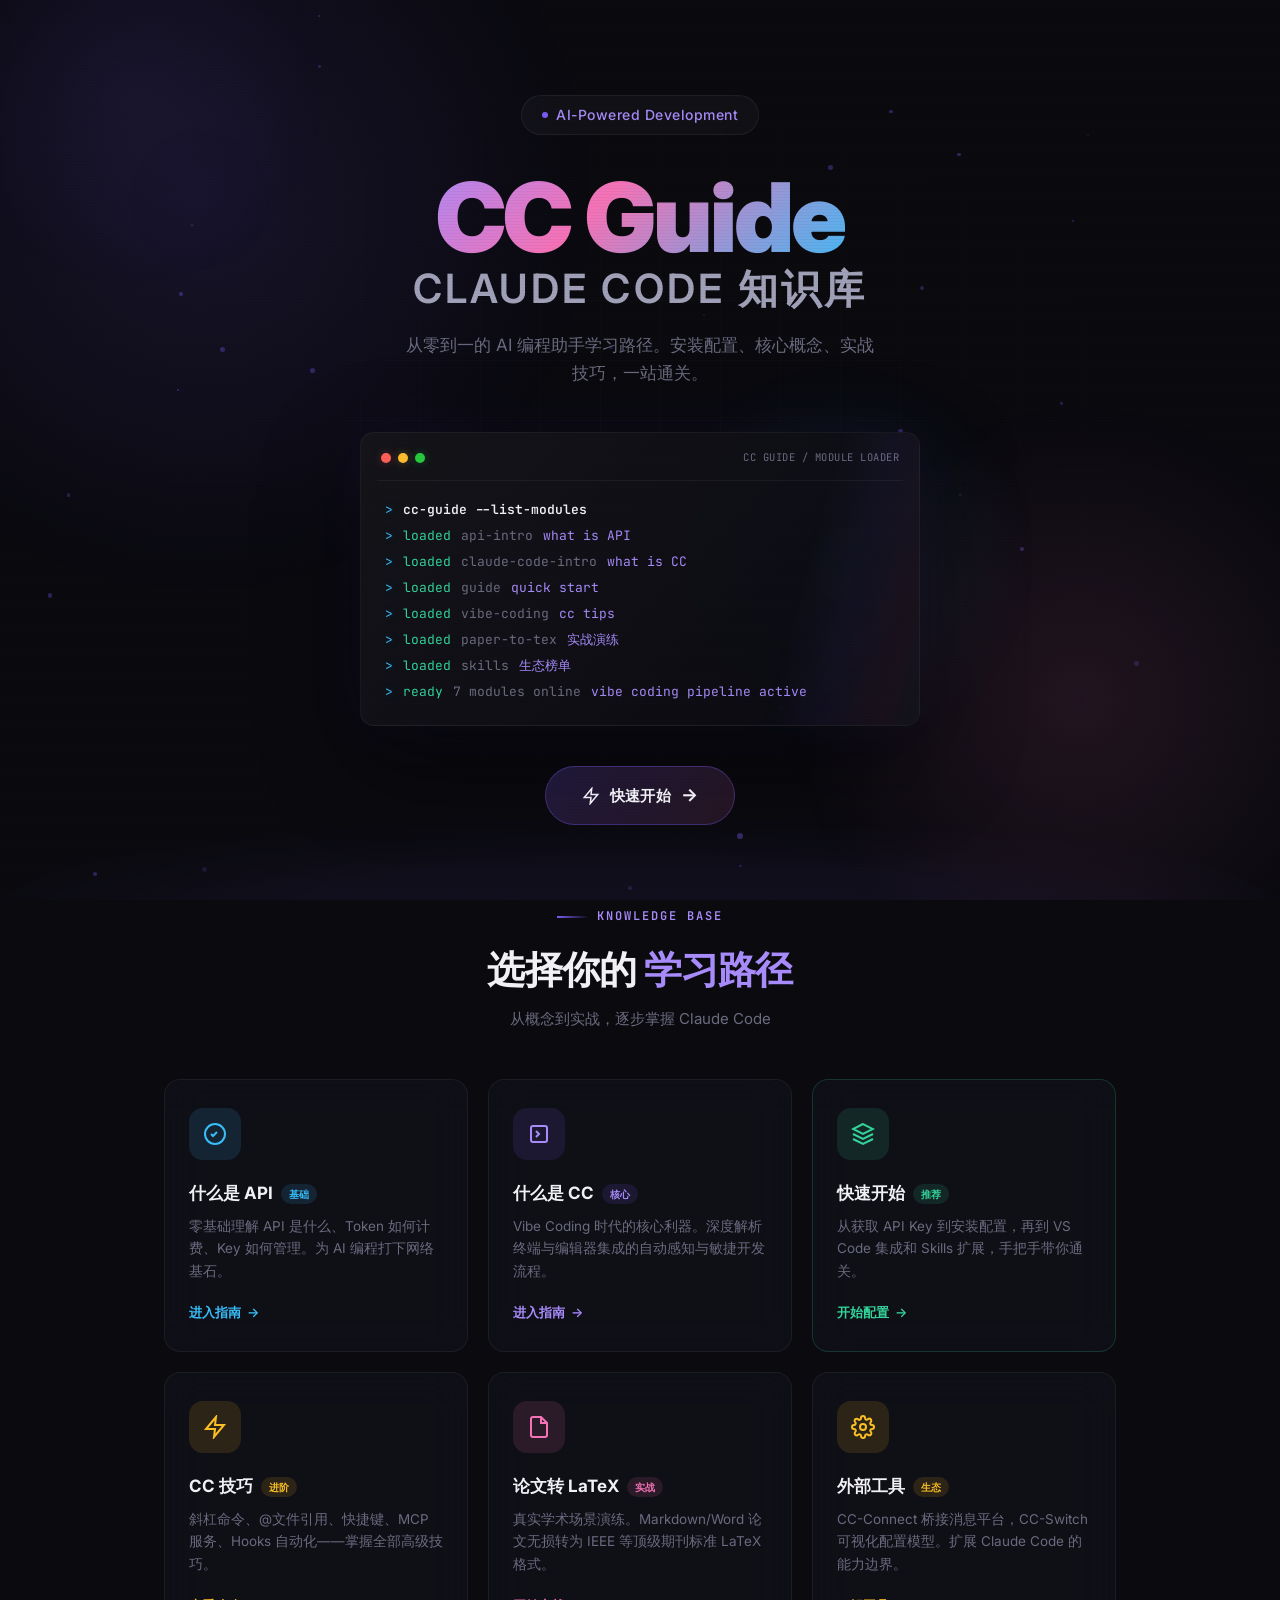
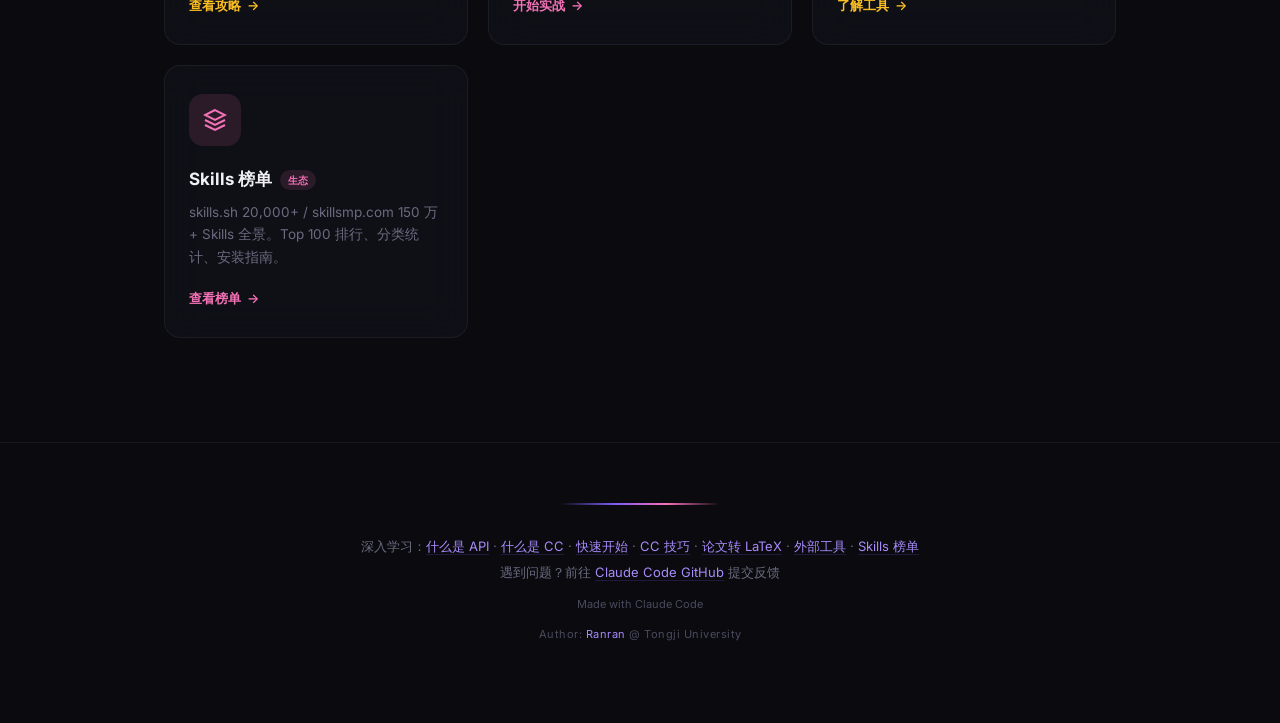
<file: index.html>
<!DOCTYPE html>
<html lang="zh-CN">
<head>
<meta charset="UTF-8">
<meta name="viewport" content="width=device-width, initial-scale=1.0">
<title>CC Guide — Claude Code 知识库</title>
<link rel="stylesheet" href="css/common.css">
<style>

/* ===== Index Hero ===== */
.index-hero {
  min-height: 100vh; display: flex; flex-direction: column;
  justify-content: center; align-items: center; text-align: center;
  position: relative; padding: 80px 24px 60px;
}
.index-hero .hero-badge { margin-bottom: 32px; }
.index-hero h1 {
  font-size: clamp(56px, 10vw, 96px); font-weight: 900;
  line-height: 1.05; letter-spacing: -0.03em; margin-bottom: 20px;
  opacity: 0; animation: fadeInUp 0.8s ease forwards 0.3s;
}
.index-hero h1 .line-brand {
  display: block;
  background: linear-gradient(135deg, var(--color-purple-400) 0%, var(--color-pink-400) 40%, var(--color-blue-400) 100%);
  -webkit-background-clip: text; -webkit-text-fill-color: transparent; background-clip: text;
}
.index-hero h1 .line-title {
  display: block; font-size: 0.42em; font-weight: 600;
  color: var(--text-secondary); letter-spacing: 0.08em;
  -webkit-text-fill-color: var(--text-secondary);
}
.index-hero .hero-subtitle {
  font-size: 17px; color: var(--text-tertiary); max-width: 480px; line-height: 1.7;
  opacity: 0; animation: fadeInUp 0.8s ease forwards 0.5s;
}

/* ===== 终端加载动画 ===== */
.terminal-loader {
  width: min(560px, 92vw); margin-top: 44px; padding: 16px;
  border: 1px solid rgba(255,255,255,0.06); border-radius: 14px;
  background: linear-gradient(135deg, rgba(255,255,255,0.05), rgba(255,255,255,0.01)), rgba(8,8,14,0.85);
  box-shadow: 0 32px 100px rgba(0,0,0,0.45), 0 0 60px rgba(124,91,245,0.08);
  backdrop-filter: blur(28px) saturate(1.4);
  text-align: left;
  opacity: 0; transform: translateY(20px);
  animation: fadeInUp 0.8s ease forwards 0.7s;
}
.terminal-topbar {
  display: flex; align-items: center; gap: 7px;
  padding: 0 4px 14px; border-bottom: 1px solid rgba(255,255,255,0.05);
}
.terminal-dot { width: 10px; height: 10px; border-radius: 50%; }
.terminal-dot.r { background: #ff5f56; box-shadow: 0 0 8px rgba(255,95,86,0.3); }
.terminal-dot.y { background: #ffbd2e; box-shadow: 0 0 8px rgba(255,189,46,0.3); }
.terminal-dot.g { background: #27c93f; box-shadow: 0 0 8px rgba(39,201,63,0.3); }
.terminal-label {
  margin-left: auto; font-family: 'JetBrains Mono', monospace;
  font-size: 10.5px; color: var(--text-tertiary); letter-spacing: 0.5px;
}
.terminal-body {
  padding: 16px 8px 4px; font-family: 'JetBrains Mono', monospace;
  font-size: clamp(11px, 1.8vw, 13px); line-height: 2;
}
.terminal-line {
  display: flex; align-items: center; gap: 10px;
  opacity: 0; transform: translateX(-8px);
  white-space: nowrap; overflow: hidden;
}
.terminal-line .prompt { color: var(--color-tertiary); text-shadow: 0 0 10px rgba(56,189,248,0.3); flex-shrink: 0; }
.terminal-line .cmd { color: var(--text-primary); font-weight: 600; }
.terminal-line .ok { color: var(--color-green-400); }
.terminal-line .info { color: var(--text-tertiary); }
.terminal-line .accent { color: var(--color-purple-400); }
.terminal-line.reveal {
  animation: termReveal 0.35s ease forwards;
}
@keyframes termReveal {
  from { opacity: 0; transform: translateX(-8px); }
  to { opacity: 1; transform: translateX(0); }
}

/* ===== 快速入口 ===== */
.quick-start {
  margin-top: 40px;
  opacity: 0; animation: fadeInUp 0.8s ease forwards 0.9s;
}
.quick-start-btn {
  display: inline-flex; align-items: center; gap: 10px;
  padding: 14px 36px; border-radius: 100px;
  background: linear-gradient(135deg, rgba(124,91,245,0.2), rgba(244,114,182,0.12));
  border: 1px solid rgba(124,91,245,0.35);
  color: var(--text-primary); font-size: 15px; font-weight: 700;
  text-decoration: none; letter-spacing: 0.02em;
  transition: all 0.35s cubic-bezier(0.16,1,0.3,1);
  backdrop-filter: blur(20px); position: relative; overflow: hidden;
}
.quick-start-btn::before {
  content: ''; position: absolute; inset: 0;
  background: linear-gradient(135deg, rgba(124,91,245,0.15), rgba(244,114,182,0.1));
  opacity: 0; transition: opacity 0.35s ease;
}
.quick-start-btn:hover::before { opacity: 1; }
.quick-start-btn:hover {
  transform: translateY(-3px);
  box-shadow: 0 12px 40px rgba(124,91,245,0.25), 0 0 60px rgba(124,91,245,0.08);
  border-color: rgba(124,91,245,0.5);
}
.quick-start-btn .arrow {
  transition: transform 0.3s ease; font-size: 18px;
}
.quick-start-btn:hover .arrow { transform: translateX(4px); }

/* ===== 模块区 ===== */
.modules-section {
  position: relative; z-index: 1;
  max-width: 1000px; margin: 0 auto; padding: 0 24px 80px;
}
.modules-header {
  text-align: center; margin-bottom: 48px;
}
.modules-header .section-label { justify-content: center; margin-bottom: 12px; }
.modules-header h2 {
  font-size: clamp(28px, 4vw, 38px); font-weight: 800;
  letter-spacing: -0.02em;
}
.modules-header h2 .accent { color: var(--color-purple-400); }
.modules-header p {
  font-size: 15px; color: var(--text-tertiary); margin-top: 8px;
}

/* ===== 模块卡片 ===== */
.module-grid {
  display: grid; grid-template-columns: repeat(3, 1fr); gap: 20px;
  margin-bottom: 24px;
}
@media (max-width: 768px) { .module-grid { grid-template-columns: 1fr 1fr; } }
@media (max-width: 520px) { .module-grid { grid-template-columns: 1fr; } }

.module-card {
  display: flex; flex-direction: column; justify-content: space-between;
  background: var(--surface-card); border: 1px solid var(--border-default);
  border-radius: var(--radius-md); padding: 28px 24px;
  backdrop-filter: blur(20px); position: relative; overflow: hidden;
  transition: all 0.4s cubic-bezier(0.16,1,0.3,1);
  text-decoration: none; color: inherit;
  transform-style: preserve-3d; will-change: transform;
}
.module-card::after {
  content: ''; position: absolute; inset: 0; border-radius: var(--radius-md);
  background: radial-gradient(500px circle at var(--mx, 50%) var(--my, 50%), rgba(124,91,245,0.07), transparent 40%);
  pointer-events: none; opacity: 0; transition: opacity 0.4s ease;
}
.module-card:hover::after { opacity: 1; }
.module-card::before {
  content: ''; position: absolute; inset: 0; border-radius: var(--radius-md); padding: 1px;
  background: linear-gradient(135deg, rgba(124,91,245,0), rgba(124,91,245,0.3), rgba(244,114,182,0));
  -webkit-mask: linear-gradient(#fff 0 0) content-box, linear-gradient(#fff 0 0);
  -webkit-mask-composite: xor; mask-composite: exclude;
  opacity: 0; transition: opacity 0.4s ease; pointer-events: none;
}
.module-card:hover::before { opacity: 1; }
.module-card:hover {
  transform: translateY(-6px);
  box-shadow: 0 24px 64px rgba(124,91,245,0.1);
  border-color: rgba(124,91,245,0.3);
}
.module-card:active { transform: translateY(-2px); }

.module-icon {
  width: 52px; height: 52px; border-radius: 14px;
  display: flex; align-items: center; justify-content: center;
  margin-bottom: 20px;
}
.module-icon.purple { background: rgba(124,91,245,0.12); color: var(--color-purple-400); }
.module-icon.blue { background: rgba(56,189,248,0.12); color: var(--color-blue-400); }
.module-icon.green { background: rgba(52,211,153,0.12); color: var(--color-green-400); }
.module-icon.pink { background: rgba(244,114,182,0.12); color: var(--color-pink-400); }
.module-icon.amber { background: rgba(251,191,36,0.12); color: var(--color-amber-400); }

.module-card h3 {
  font-size: 17px; font-weight: 700; margin-bottom: 8px;
  display: flex; align-items: center; gap: 8px;
}
.module-card .tag {
  font-size: 10px; padding: 2px 8px;
}
.module-card .desc {
  font-size: 13.5px; color: var(--text-tertiary); line-height: 1.65;
  margin-bottom: 20px;
}
.module-card .cta {
  display: inline-flex; align-items: center; gap: 6px;
  font-size: 13px; font-weight: 600; margin-top: auto;
  transition: gap 0.3s ease;
}
.module-card:hover .cta { gap: 10px; }

/* 卡片色彩主题 */
.module-card.theme-purple .cta { color: var(--color-purple-400); }
.module-card.theme-blue .cta { color: var(--color-blue-400); }
.module-card.theme-green .cta { color: var(--color-green-400); }
.module-card.theme-pink .cta { color: var(--color-pink-400); }
.module-card.theme-amber .cta { color: var(--color-amber-400); }

/* ===== Footer ===== */
.index-footer {
  text-align: center; padding: 60px 24px 48px;
  border-top: 1px solid var(--border-default);
  position: relative; z-index: 1;
}
.index-footer::before {
  content: ''; display: block; width: 160px; height: 2px; margin: 0 auto 28px;
  background: linear-gradient(90deg, transparent, var(--color-primary), var(--color-secondary), transparent);
  animation: footer-line-glow 3s ease-in-out infinite;
}
.index-footer p { font-size: 13px; color: var(--text-tertiary); line-height: 2; }
.index-footer a {
  color: var(--color-purple-400); text-decoration: none;
  border-bottom: 1px solid rgba(124,91,245,0.2);
  transition: border-color 0.2s ease;
}
.index-footer a:hover { border-color: var(--color-primary); }

</style>
</head>
<body>

<!-- 全局背景 -->
<div class="global-bg">
  <div class="signal-field"></div>
  <div class="orb"></div>
  <div class="cyber-tunnel"></div>
</div>
<div class="grid-bg"></div>
<div class="cursor-glow" id="cursorGlow"></div>
<div class="crt-overlay"></div>
<div class="scroll-scanline" id="scrollScanline"></div>

<!-- Hero -->
<section class="index-hero" id="hero">
  <div class="hero-badge electric-pulse">AI-Powered Development</div>
  <h1>
    <span class="line-brand glitch-text" data-text="CC Guide">CC Guide</span>
    <span class="line-title">CLAUDE CODE 知识库</span>
  </h1>
  <p class="hero-subtitle">从零到一的 AI 编程助手学习路径。安装配置、核心概念、实战技巧，一站通关。</p>

  <!-- 终端加载动画 -->
  <div class="terminal-loader holo-shimmer">
    <div class="terminal-topbar">
      <span class="terminal-dot r"></span>
      <span class="terminal-dot y"></span>
      <span class="terminal-dot g"></span>
      <span class="terminal-label">CC GUIDE / MODULE LOADER</span>
    </div>
    <div class="terminal-body" id="termBody">
      <div class="terminal-line" data-delay="300">
        <span class="prompt">&gt;</span>
        <span class="cmd">cc-guide --list-modules</span>
      </div>
      <div class="terminal-line" data-delay="700">
        <span class="prompt">&gt;</span>
        <span class="ok">loaded</span>
        <span class="info">api-intro</span>
        <span class="accent">what is API</span>
      </div>
      <div class="terminal-line" data-delay="1000">
        <span class="prompt">&gt;</span>
        <span class="ok">loaded</span>
        <span class="info">claude-code-intro</span>
        <span class="accent">what is CC</span>
      </div>
      <div class="terminal-line" data-delay="1300">
        <span class="prompt">&gt;</span>
        <span class="ok">loaded</span>
        <span class="info">guide</span>
        <span class="accent">quick start</span>
      </div>
      <div class="terminal-line" data-delay="1600">
        <span class="prompt">&gt;</span>
        <span class="ok">loaded</span>
        <span class="info">vibe-coding</span>
        <span class="accent">cc tips</span>
      </div>
      <div class="terminal-line" data-delay="1900">
        <span class="prompt">&gt;</span>
        <span class="ok">loaded</span>
        <span class="info">paper-to-tex</span>
        <span class="accent">实战演练</span>
      </div>
      <div class="terminal-line" data-delay="2100">
        <span class="prompt">&gt;</span>
        <span class="ok">loaded</span>
        <span class="info">skills</span>
        <span class="accent">生态榜单</span>
      </div>
      <div class="terminal-line" data-delay="2300">
        <span class="prompt">&gt;</span>
        <span class="ok">ready</span>
        <span class="info">7 modules online</span>
        <span class="accent">vibe coding pipeline active</span>
      </div>
    </div>
  </div>

  <!-- 快速开始 -->
  <div class="quick-start">
    <a href="pages/guide.html" class="quick-start-btn pulse-ring">
      <svg width="18" height="18" viewBox="0 0 24 24" fill="none" stroke="currentColor" stroke-width="2"><path d="M13 2L3 14h9l-1 8 10-12h-9l1-8z"/></svg>
      快速开始
      <span class="arrow">&rarr;</span>
    </a>
  </div>
</section>

<!-- 模块区 -->
<div class="modules-section">
  <div class="modules-header fade-in">
    <div class="section-label"><span class="line"></span> KNOWLEDGE BASE</div>
    <h2>选择你的<span class="accent"> 学习路径</span></h2>
    <p>从概念到实战，逐步掌握 Claude Code</p>
  </div>

  <div class="module-grid">

    <!-- Card 1: API 入门 -->
    <a href="pages/api-intro.html" class="module-card theme-blue neon-border scan-beam fade-in">
      <div>
        <div class="module-icon blue">
          <svg width="24" height="24" viewBox="0 0 24 24" fill="none" stroke="currentColor" stroke-width="2"><circle cx="12" cy="12" r="10"/><path d="M8 12l2 2 4-4"/></svg>
        </div>
        <h3>什么是 API <span class="tag blue">基础</span></h3>
        <p class="desc">零基础理解 API 是什么、Token 如何计费、Key 如何管理。为 AI 编程打下网络基石。</p>
      </div>
      <span class="cta">进入指南 <span>&rarr;</span></span>
    </a>

    <!-- Card 2: Claude Code 核心 -->
    <a href="pages/claude-code-intro.html" class="module-card theme-purple neon-border scan-beam fade-in">
      <div>
        <div class="module-icon purple">
          <svg width="24" height="24" viewBox="0 0 24 24" fill="none" stroke="currentColor" stroke-width="2"><rect x="4" y="4" width="16" height="16" rx="2"/><path d="M9 9l3 3-3 3"/><line x1="15" y1="15" x2="15" y2="15"/></svg>
        </div>
        <h3>什么是 CC <span class="tag purple">核心</span></h3>
        <p class="desc">Vibe Coding 时代的核心利器。深度解析终端与编辑器集成的自动感知与敏捷开发流程。</p>
      </div>
      <span class="cta">进入指南 <span>&rarr;</span></span>
    </a>

    <!-- Card 3: 配置指南 (主推) -->
    <a href="pages/guide.html" class="module-card theme-green neon-border scan-beam fade-in" style="border-color: rgba(52,211,153,0.2);">
      <div>
        <div class="module-icon green">
          <svg width="24" height="24" viewBox="0 0 24 24" fill="none" stroke="currentColor" stroke-width="2"><path d="M12 2L2 7l10 5 10-5-10-5z"/><path d="M2 17l10 5 10-5"/><path d="M2 12l10 5 10-5"/></svg>
        </div>
        <h3>快速开始 <span class="tag green">推荐</span></h3>
        <p class="desc">从获取 API Key 到安装配置，再到 VS Code 集成和 Skills 扩展，手把手带你通关。</p>
      </div>
      <span class="cta">开始配置 <span>&rarr;</span></span>
    </a>

    <!-- Card 4: Vibe Coding 技巧 -->
    <a href="pages/vibe-coding.html" class="module-card theme-amber neon-border scan-beam fade-in">
      <div>
        <div class="module-icon amber">
          <svg width="24" height="24" viewBox="0 0 24 24" fill="none" stroke="currentColor" stroke-width="2"><path d="M13 2L3 14h9l-1 8 10-12h-9l1-8z"/></svg>
        </div>
        <h3>CC 技巧 <span class="tag amber">进阶</span></h3>
        <p class="desc">斜杠命令、@文件引用、快捷键、MCP 服务、Hooks 自动化——掌握全部高级技巧。</p>
      </div>
      <span class="cta">查看攻略 <span>&rarr;</span></span>
    </a>

    <!-- Card 5: 论文转 LaTeX -->
    <a href="pages/paper-to-tex.html" class="module-card theme-pink neon-border scan-beam fade-in">
      <div>
        <div class="module-icon pink">
          <svg width="24" height="24" viewBox="0 0 24 24" fill="none" stroke="currentColor" stroke-width="2"><path d="M14 2H6a2 2 0 0 0-2 2v16a2 2 0 0 0 2 2h12a2 2 0 0 0 2-2V8z"/><polyline points="14 2 14 8 20 8"/></svg>
        </div>
        <h3>论文转 LaTeX <span class="tag pink">实战</span></h3>
        <p class="desc">真实学术场景演练。Markdown/Word 论文无损转为 IEEE 等顶级期刊标准 LaTeX 格式。</p>
      </div>
      <span class="cta">开始实战 <span>&rarr;</span></span>
    </a>

    <!-- Card 6: 外部工具 -->
    <a href="pages/tools.html" class="module-card theme-amber neon-border scan-beam fade-in">
      <div>
        <div class="module-icon amber">
          <svg width="24" height="24" viewBox="0 0 24 24" fill="none" stroke="currentColor" stroke-width="2"><circle cx="12" cy="12" r="3"/><path d="M19.4 15a1.65 1.65 0 0 0 .33 1.82l.06.06a2 2 0 0 1 0 2.83 2 2 0 0 1-2.83 0l-.06-.06a1.65 1.65 0 0 0-1.82-.33 1.65 1.65 0 0 0-1 1.51V21a2 2 0 0 1-2 2 2 2 0 0 1-2-2v-.09A1.65 1.65 0 0 0 9 19.4a1.65 1.65 0 0 0-1.82.33l-.06.06a2 2 0 0 1-2.83 0 2 2 0 0 1 0-2.83l.06-.06A1.65 1.65 0 0 0 4.68 15a1.65 1.65 0 0 0-1.51-1H3a2 2 0 0 1-2-2 2 2 0 0 1 2-2h.09A1.65 1.65 0 0 0 4.6 9a1.65 1.65 0 0 0-.33-1.82l-.06-.06a2 2 0 0 1 0-2.83 2 2 0 0 1 2.83 0l.06.06A1.65 1.65 0 0 0 9 4.68a1.65 1.65 0 0 0 1-1.51V3a2 2 0 0 1 2-2 2 2 0 0 1 2 2v.09a1.65 1.65 0 0 0 1 1.51 1.65 1.65 0 0 0 1.82-.33l.06-.06a2 2 0 0 1 2.83 0 2 2 0 0 1 0 2.83l-.06.06a1.65 1.65 0 0 0-.33 1.82V9a1.65 1.65 0 0 0 1.51 1H21a2 2 0 0 1 2 2 2 2 0 0 1-2 2h-.09a1.65 1.65 0 0 0-1.51 1z"/></svg>
        </div>
        <h3>外部工具 <span class="tag amber">生态</span></h3>
        <p class="desc">CC-Connect 桥接消息平台，CC-Switch 可视化配置模型。扩展 Claude Code 的能力边界。</p>
      </div>
      <span class="cta">了解工具 <span>&rarr;</span></span>
    </a>

    <!-- Card 7: Skills 榜单 -->
    <a href="pages/skills.html" class="module-card theme-pink neon-border scan-beam fade-in">
      <div>
        <div class="module-icon pink">
          <svg width="24" height="24" viewBox="0 0 24 24" fill="none" stroke="currentColor" stroke-width="2"><path d="M12 2L2 7l10 5 10-5-10-5z"/><path d="M2 17l10 5 10-5"/><path d="M2 12l10 5 10-5"/></svg>
        </div>
        <h3>Skills 榜单 <span class="tag pink">生态</span></h3>
        <p class="desc">skills.sh 20,000+ / skillsmp.com 150 万+ Skills 全景。Top 100 排行、分类统计、安装指南。</p>
      </div>
      <span class="cta">查看榜单 <span>&rarr;</span></span>
    </a>


  </div>
</div>

<!-- Footer -->
<div class="index-footer fade-in">
  <p>深入学习：<a href="pages/api-intro.html">什么是 API</a> · <a href="pages/claude-code-intro.html">什么是 CC</a> · <a href="pages/guide.html">快速开始</a> · <a href="pages/vibe-coding.html">CC 技巧</a> · <a href="pages/paper-to-tex.html">论文转 LaTeX</a> · <a href="pages/tools.html">外部工具</a> · <a href="pages/skills.html">Skills 榜单</a></p>
  <p>遇到问题？前往 <a href="https://github.com/anthropics/claude-code/issues" target="_blank">Claude Code GitHub</a> 提交反馈</p>
  <p style="margin-top:8px;font-size:11px;color:var(--text-disabled);">Made with Claude Code</p>
  <p style="margin-top:8px;font-size:11px;color:var(--text-disabled);letter-spacing:0.5px;">Author: <span style="color:var(--color-purple-400);">Ranran</span> @ Tongji University</p>
</div>

<script src="js/common.js"></script>
<script>

// ===== 终端逐行显现 =====
(function() {
  const lines = document.querySelectorAll('.terminal-line');
  lines.forEach(line => {
    const delay = parseInt(line.dataset.delay) || 0;
    setTimeout(() => line.classList.add('reveal'), delay);
  });
})();

// ===== 卡片 3D 倾斜 (index 专用) =====
(function() {
  if (window.matchMedia('(prefers-reduced-motion: reduce)').matches) return;
  document.querySelectorAll('.module-card').forEach(card => {
    const handleMove = (cx, cy) => {
      const r = card.getBoundingClientRect();
      const x = (cx - r.left) / r.width - 0.5;
      const y = (cy - r.top) / r.height - 0.5;
      card.style.transform = `perspective(800px) rotateY(${x*10}deg) rotateX(${-y*10}deg) translateY(-6px)`;
      card.style.setProperty('--mx', `${(x+0.5)*100}%`);
      card.style.setProperty('--my', `${(y+0.5)*100}%`);
    };
    const handleLeave = () => {
      card.style.transform = '';
    };
    card.addEventListener('mousemove', e => handleMove(e.clientX, e.clientY));
    card.addEventListener('touchmove', e => {
      if (e.touches.length === 1) handleMove(e.touches[0].clientX, e.touches[0].clientY);
    }, { passive: true });
    card.addEventListener('touchend', handleLeave);
    card.addEventListener('mouseleave', handleLeave);
  });
})();

</script>
</body>
</html>
</file>
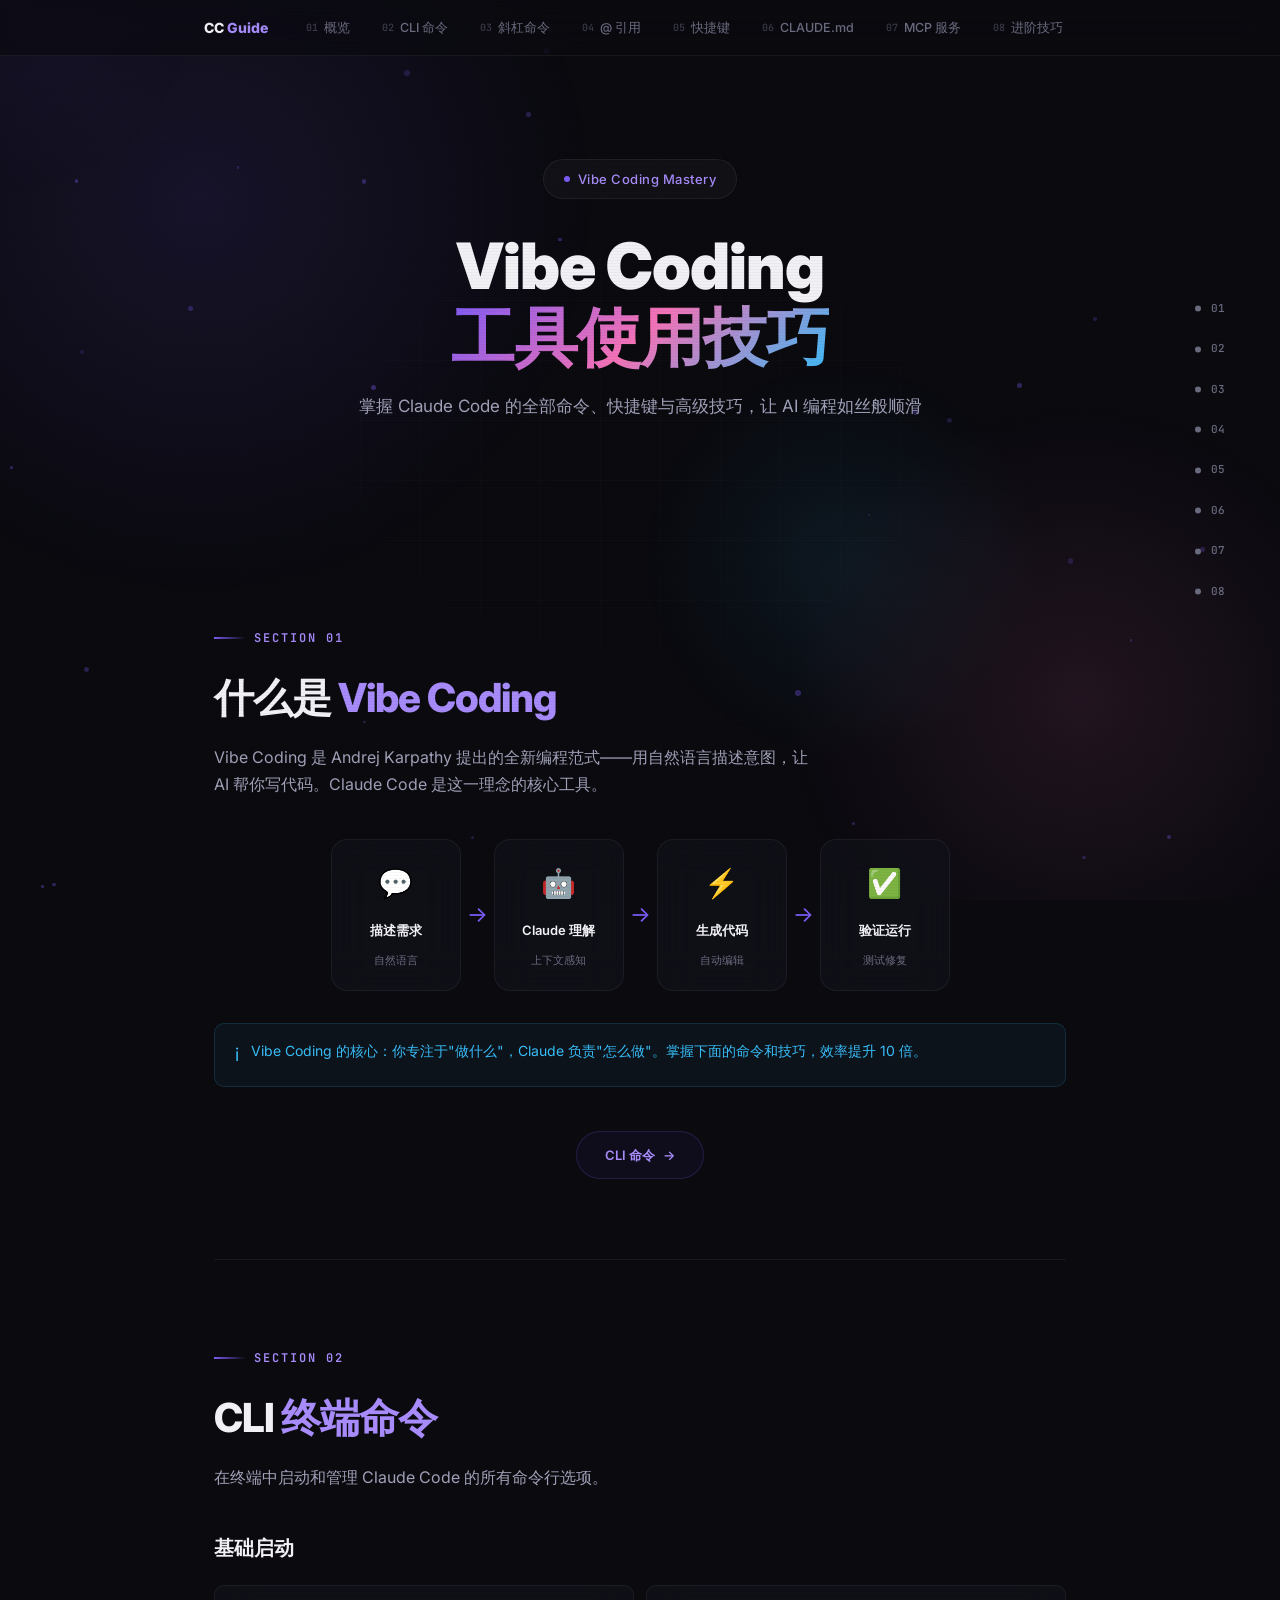
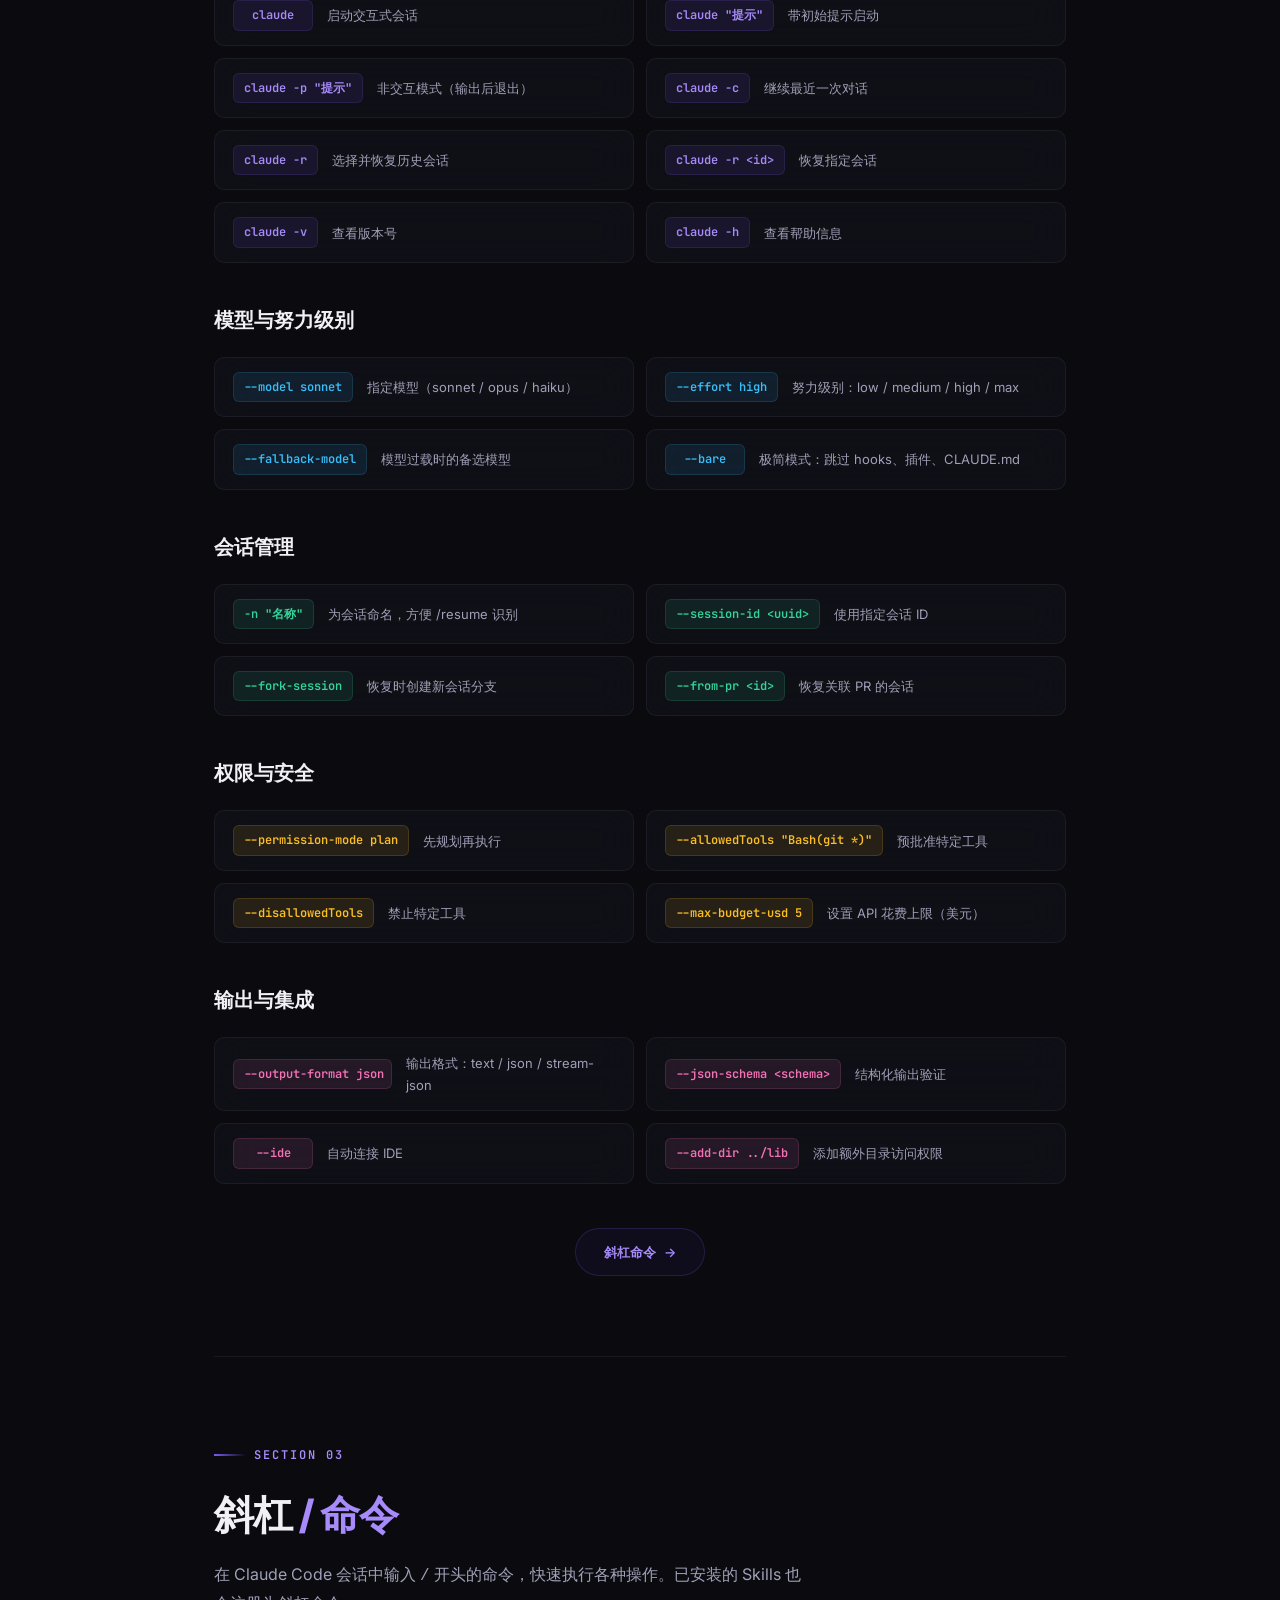
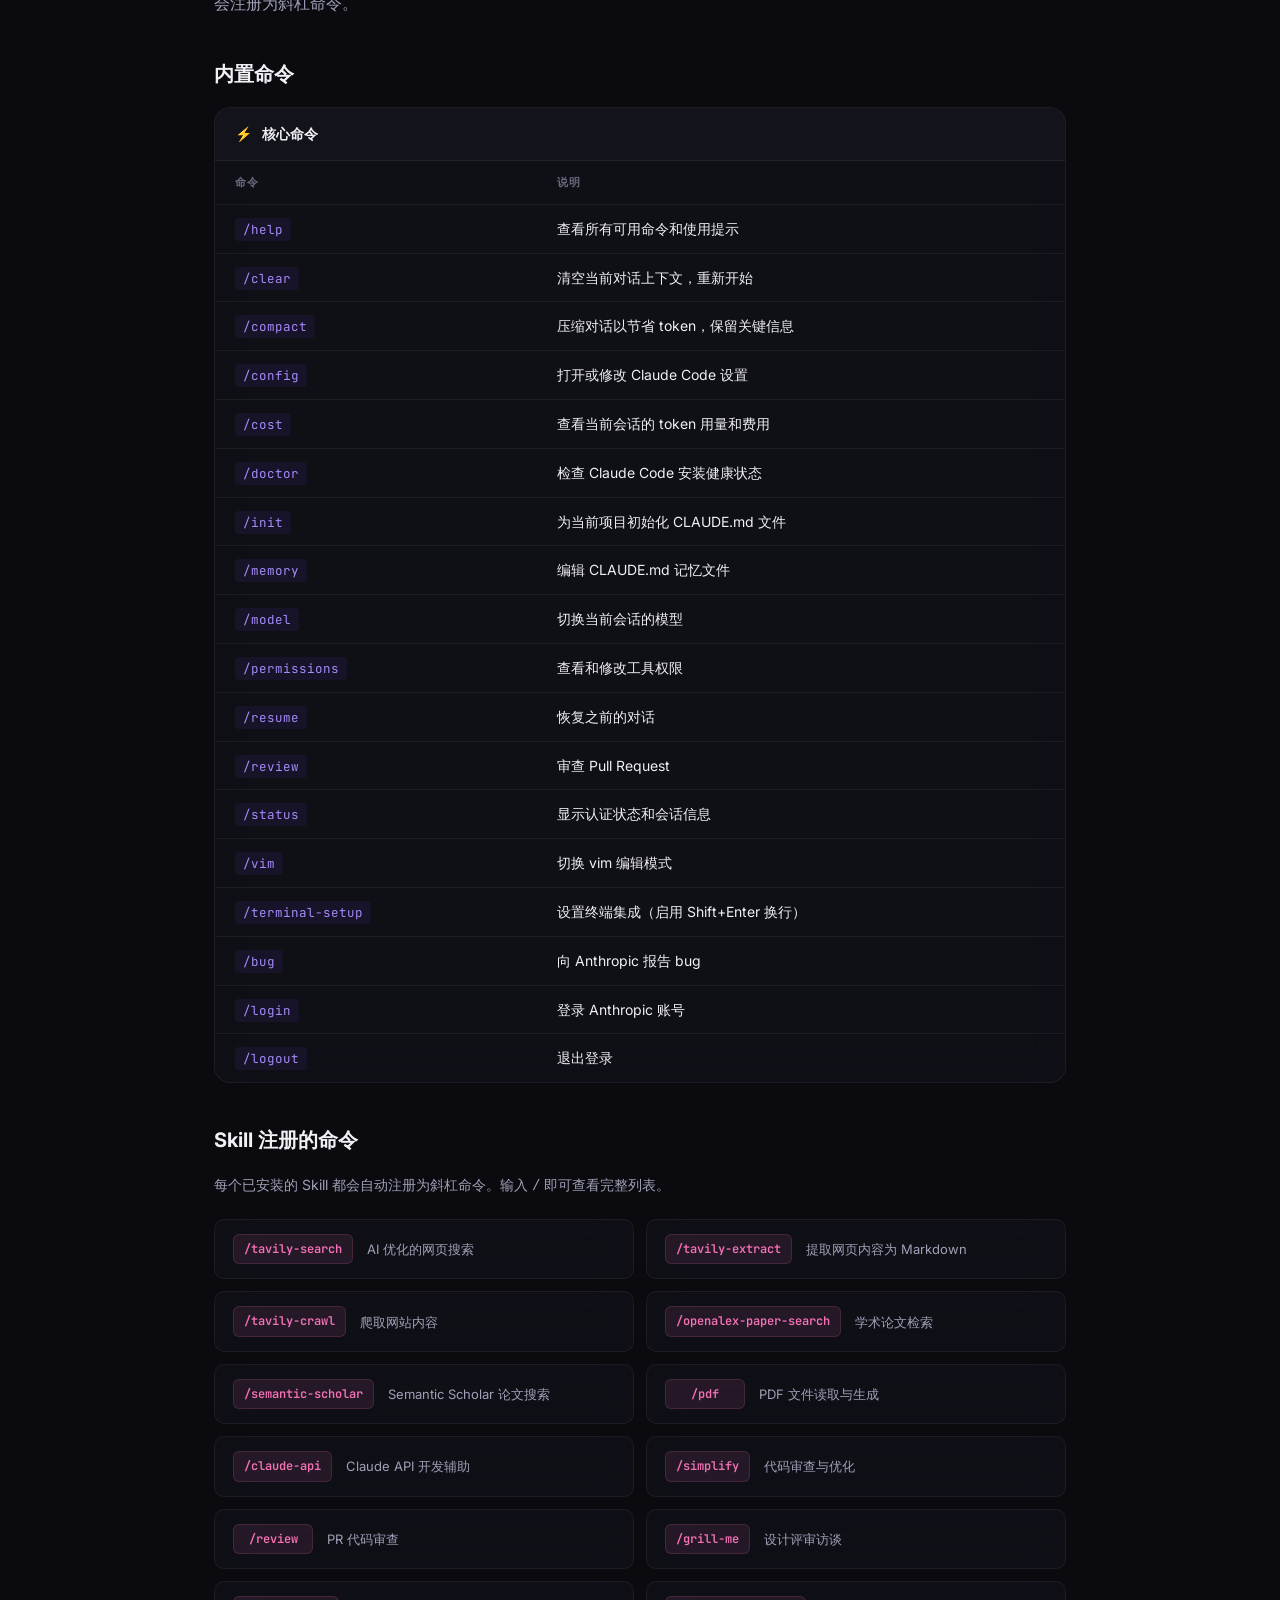
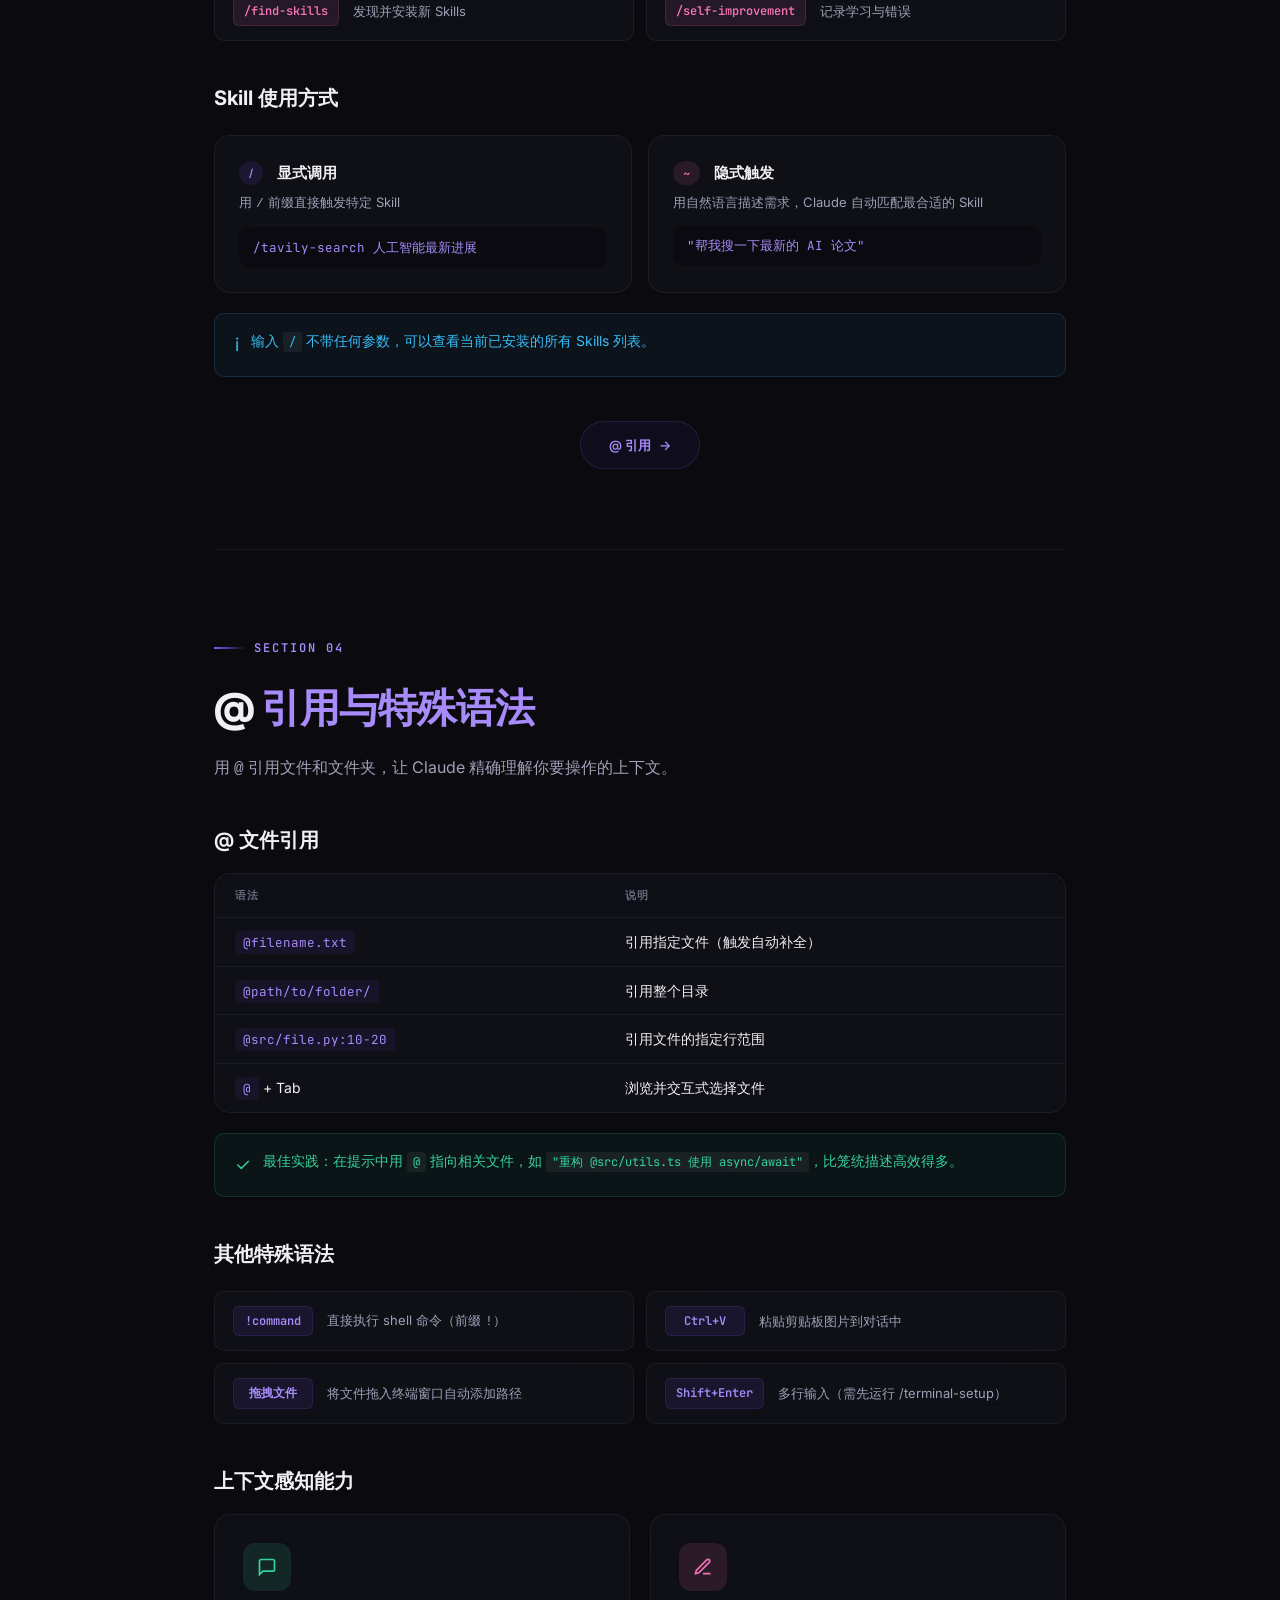
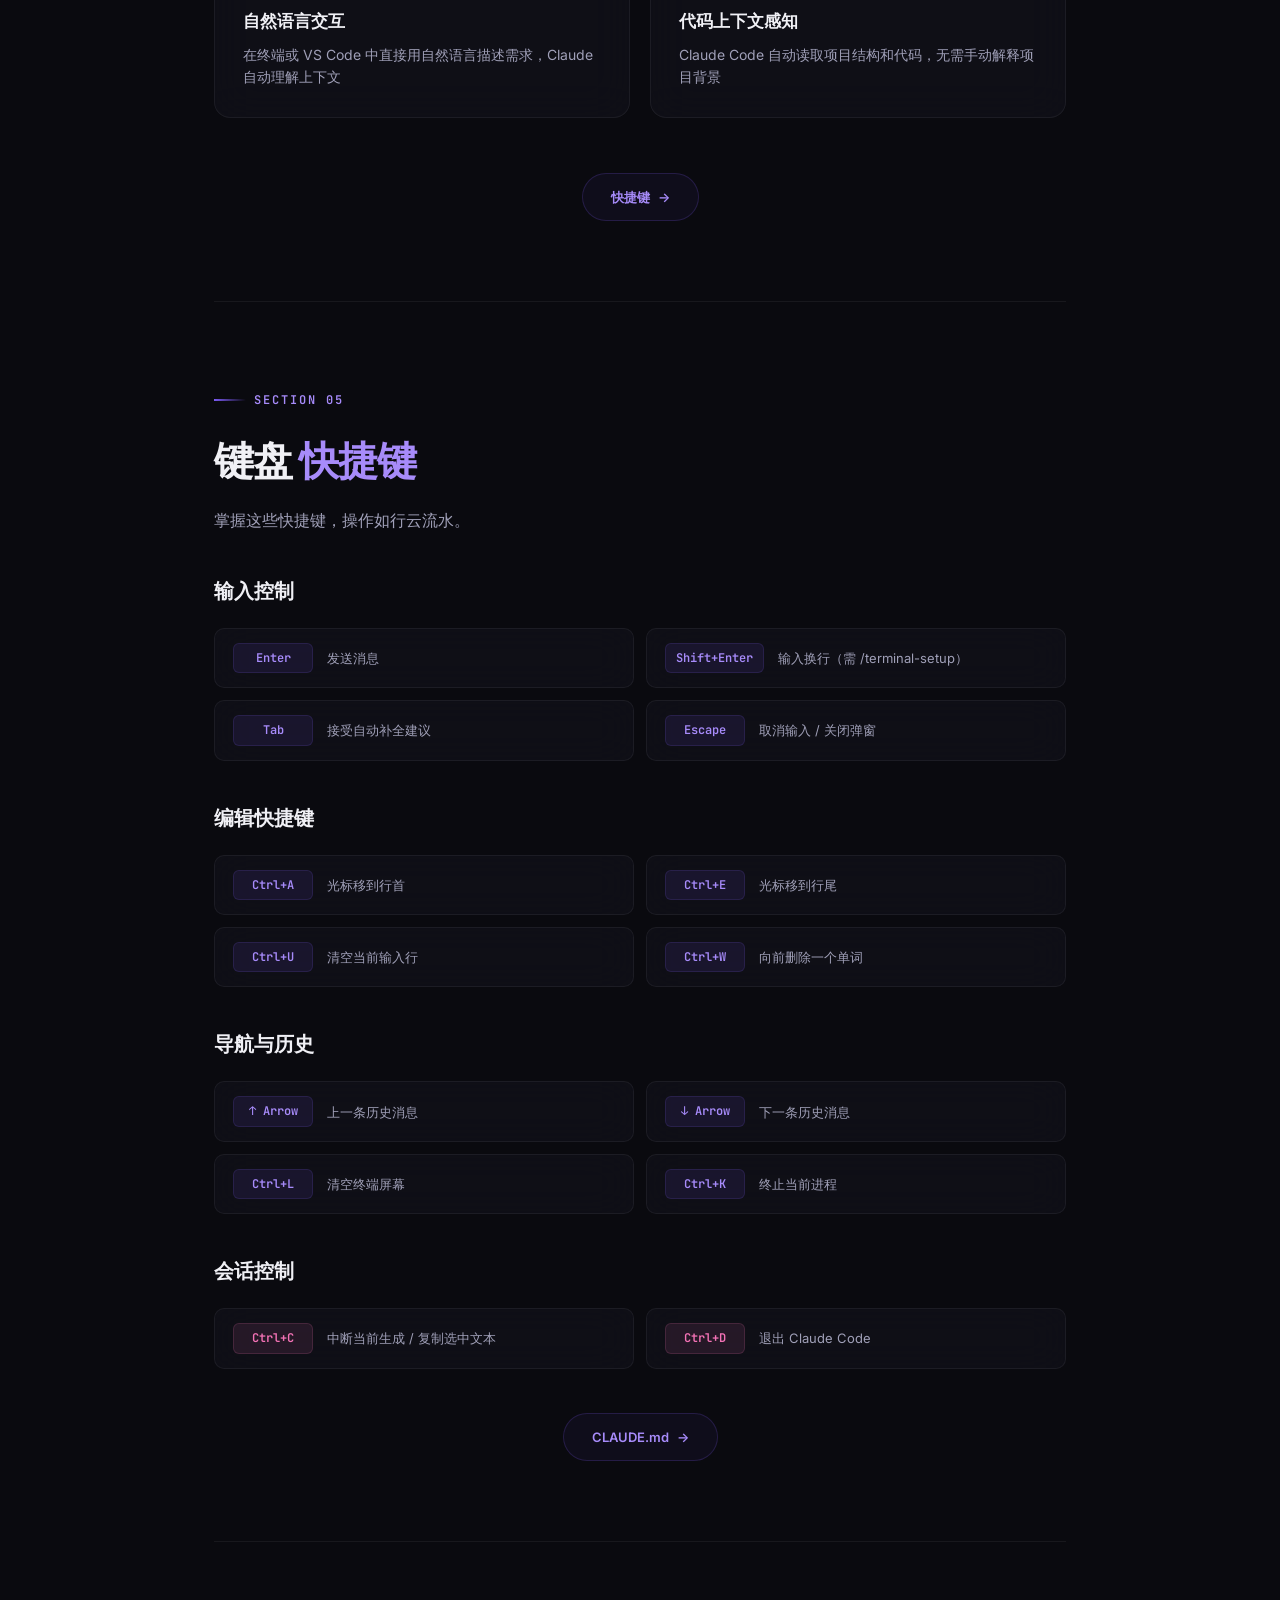
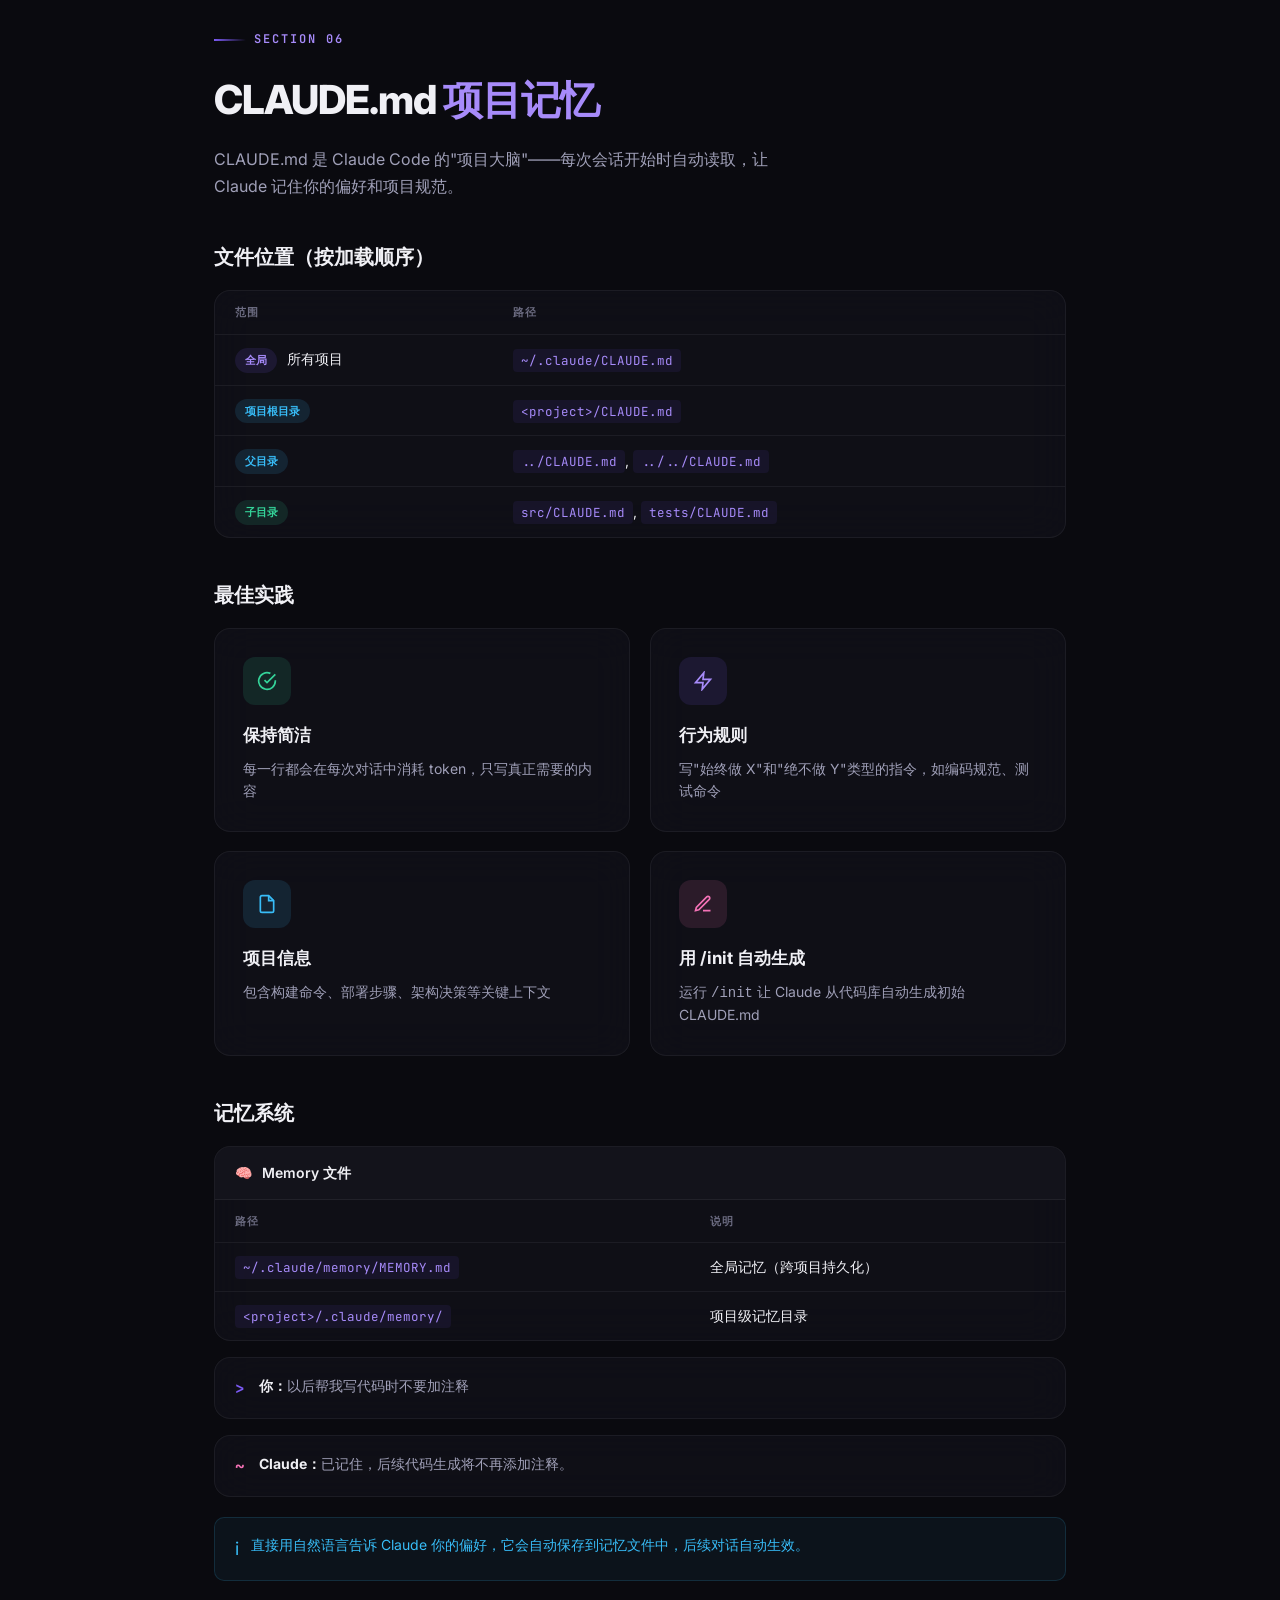
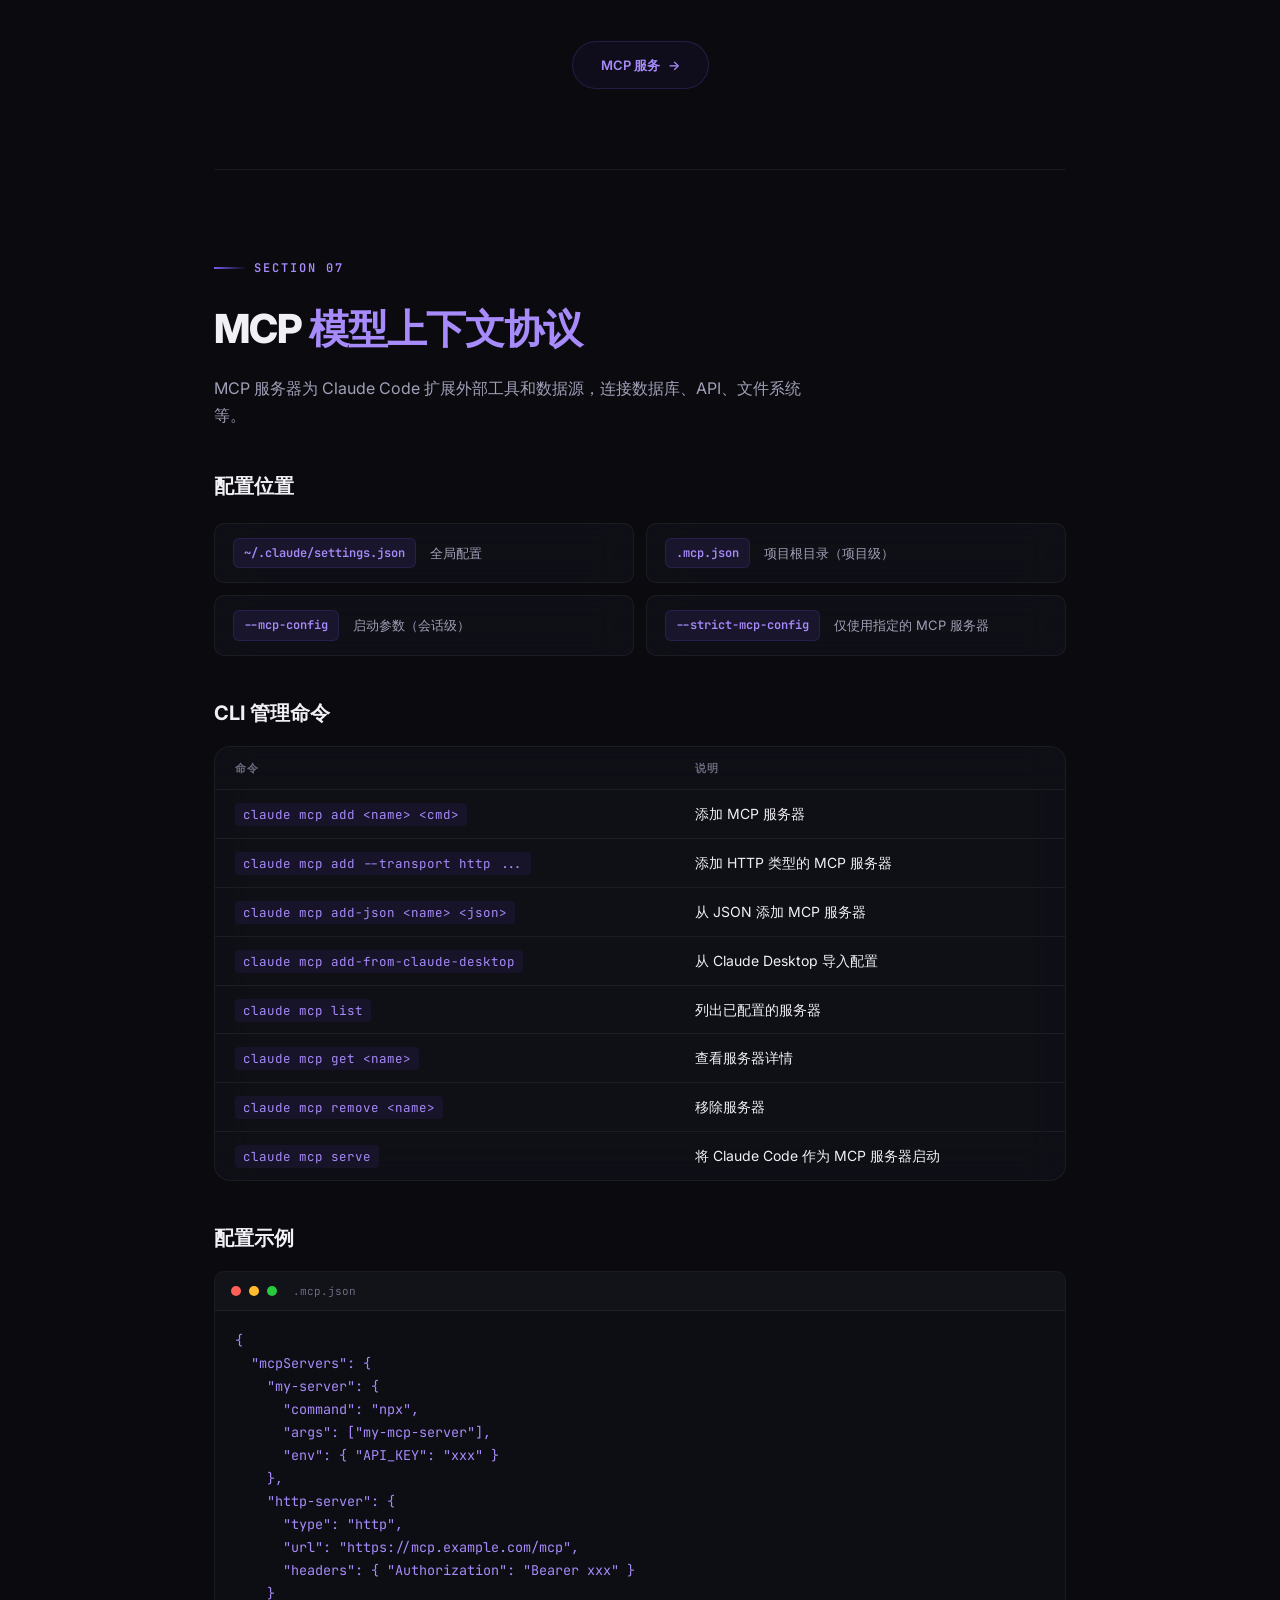
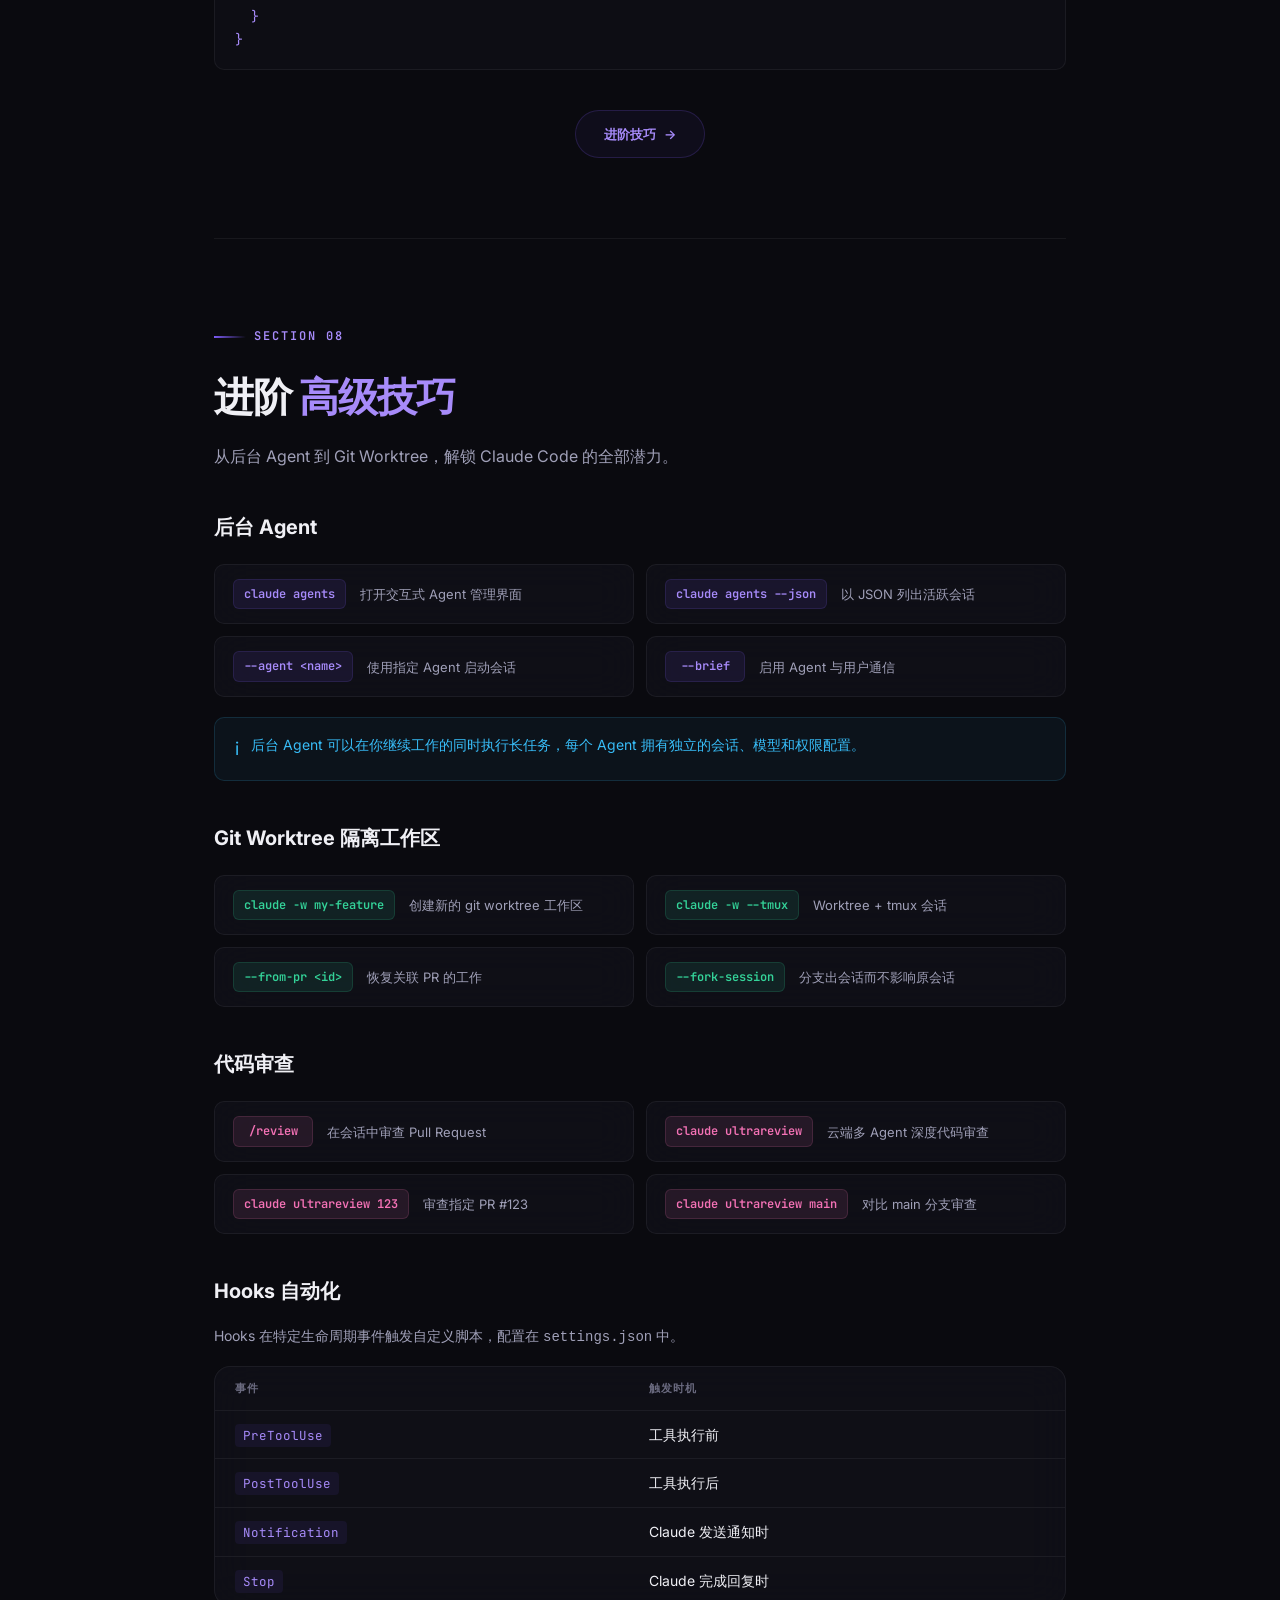
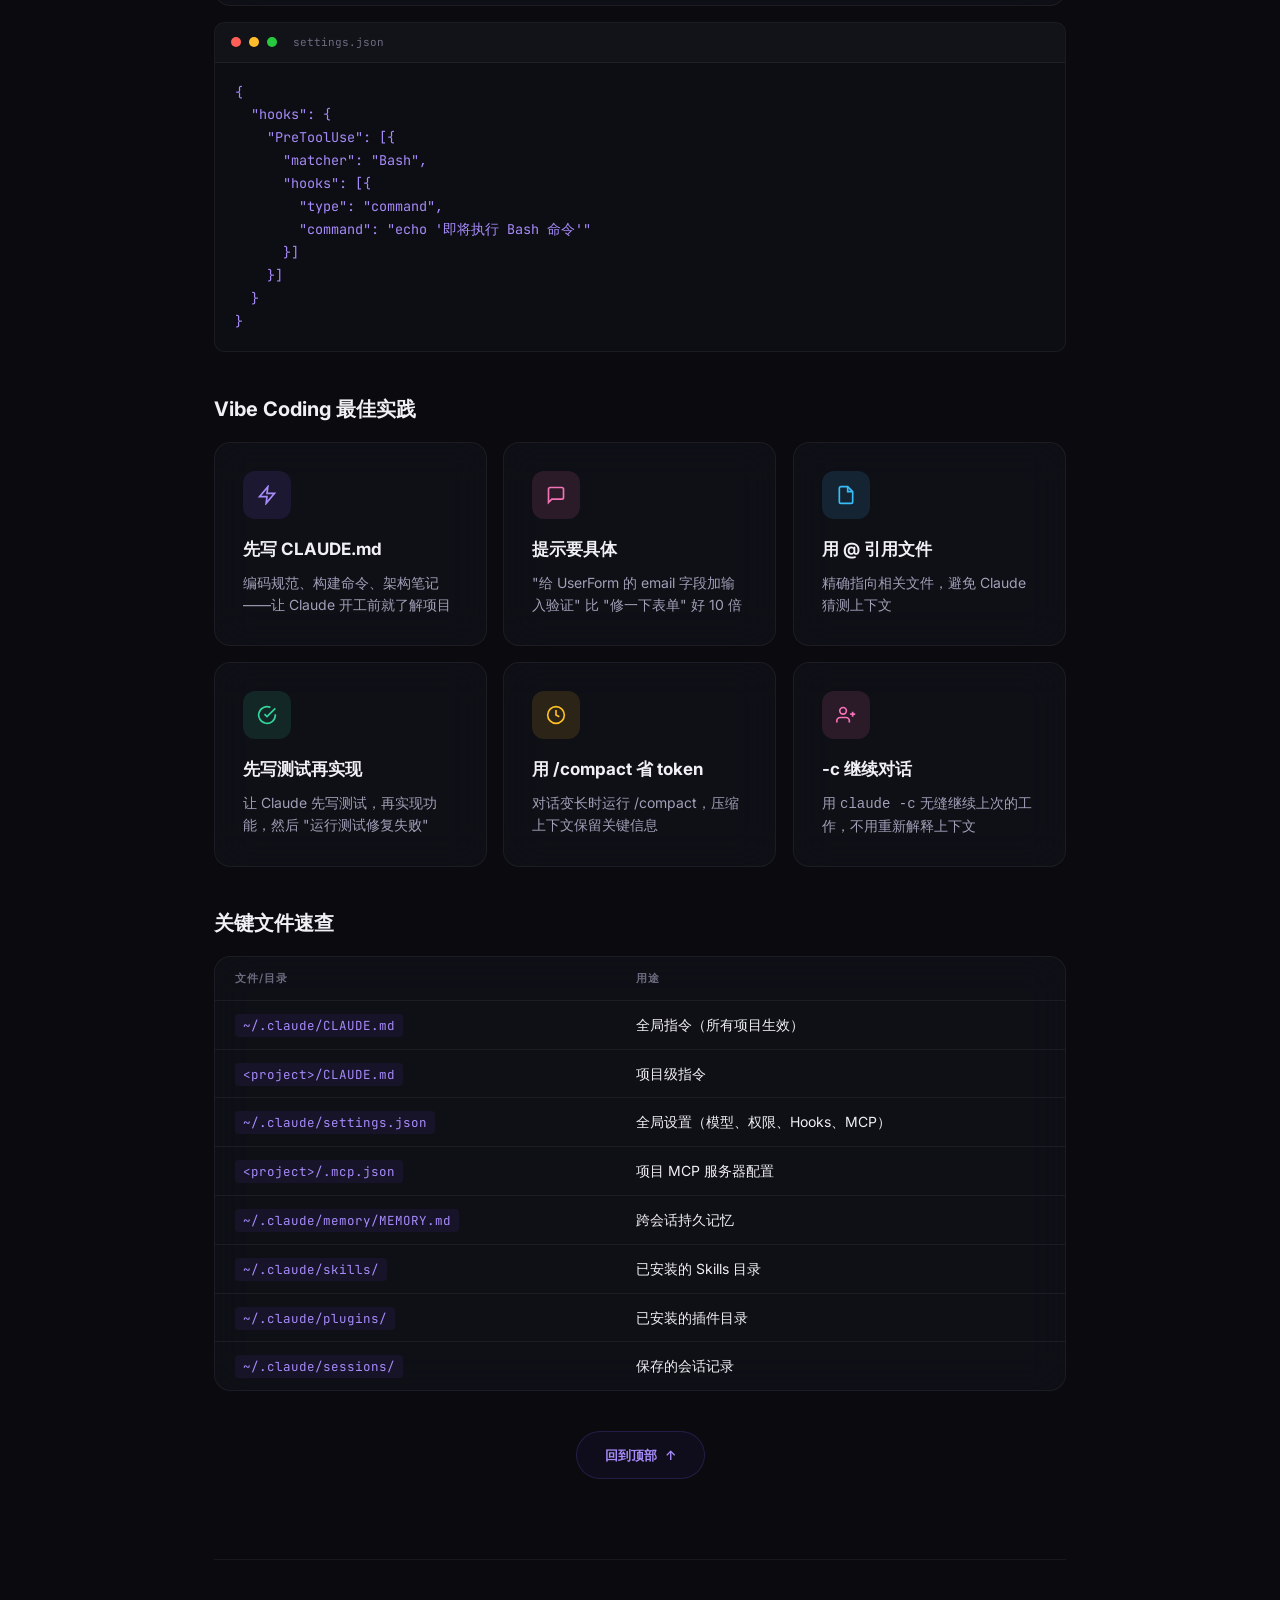
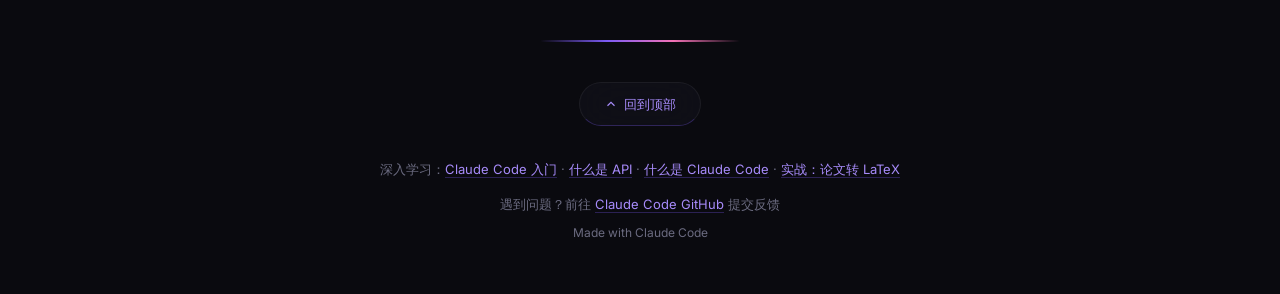
<file: vibe-coding.html>
<!DOCTYPE html>
<html lang="zh-CN">
<head>
<meta charset="UTF-8">
<meta name="viewport" content="width=device-width, initial-scale=1.0">
<title>Vibe Coding 工具使用技巧 — Claude Code</title>
<style>
@import url('https://fonts.googleapis.com/css2?family=Inter:wght@300;400;500;600;700;800;900&family=JetBrains+Mono:wght@400;500;600&display=swap');

:root {
  --bg-primary: #0a0a0f;
  --bg-secondary: #12121a;
  --bg-card: rgba(18, 18, 26, 0.7);
  --bg-card-hover: rgba(28, 28, 42, 0.8);
  --accent: #7c5bf5;
  --accent-light: #a78bfa;
  --accent-glow: rgba(124, 91, 245, 0.3);
  --accent-secondary: #f472b6;
  --accent-tertiary: #38bdf8;
  --accent-green: #34d399;
  --accent-amber: #fbbf24;
  --text-primary: #f0f0f5;
  --text-secondary: #a0a0b8;
  --text-muted: #6b6b80;
  --border: rgba(255, 255, 255, 0.06);
  --border-hover: rgba(124, 91, 245, 0.3);
  --radius: 16px;
  --radius-sm: 10px;
  --glass: rgba(255, 255, 255, 0.03);
}

* { margin: 0; padding: 0; box-sizing: border-box; }
html { scroll-behavior: smooth; scrollbar-width: thin; scrollbar-color: var(--accent) transparent; }
body {
  font-family: 'Inter', -apple-system, BlinkMacSystemFont, sans-serif;
  background: var(--bg-primary); color: var(--text-primary);
  line-height: 1.7; overflow-x: hidden; -webkit-font-smoothing: antialiased;
}
::-webkit-scrollbar { width: 6px; }
::-webkit-scrollbar-track { background: transparent; }
::-webkit-scrollbar-thumb { background: var(--accent); border-radius: 3px; }

.global-bg { position: fixed; inset: 0; z-index: 0; overflow: hidden; pointer-events: none; }
.global-bg::before {
  content: ''; position: absolute; width: 800px; height: 800px;
  top: -200px; left: -200px;
  background: radial-gradient(circle, rgba(124, 91, 245, 0.12) 0%, transparent 70%);
  animation: float-orb 20s ease-in-out infinite;
}
.global-bg::after {
  content: ''; position: absolute; width: 600px; height: 600px;
  bottom: -100px; right: -100px;
  background: radial-gradient(circle, rgba(244, 114, 182, 0.1) 0%, transparent 70%);
  animation: float-orb 25s ease-in-out infinite reverse;
}
.orb {
  position: absolute; width: 400px; height: 400px;
  top: 40%; left: 50%; transform: translate(-50%, -50%);
  background: radial-gradient(circle, rgba(56, 189, 248, 0.08) 0%, transparent 70%);
  animation: float-orb 30s ease-in-out infinite;
}
@keyframes float-orb {
  0%, 100% { transform: translate(0, 0) scale(1); }
  25% { transform: translate(50px, -30px) scale(1.1); }
  50% { transform: translate(-30px, 40px) scale(0.95); }
  75% { transform: translate(40px, 20px) scale(1.05); }
}
.grid-bg {
  position: fixed; inset: 0; z-index: 0;
  background-image: linear-gradient(rgba(255,255,255,0.015) 1px, transparent 1px),
    linear-gradient(90deg, rgba(255,255,255,0.015) 1px, transparent 1px);
  background-size: 60px 60px;
  mask-image: radial-gradient(ellipse 60% 60% at 50% 50%, black, transparent);
  pointer-events: none;
}
.container { position: relative; z-index: 1; max-width: 900px; margin: 0 auto; padding: 0 24px; }

/* Hero */
.hero {
  min-height: 60vh; display: flex; flex-direction: column;
  justify-content: center; align-items: center; text-align: center;
  padding: 120px 24px 80px; position: relative;
}
.hero-badge {
  display: inline-flex; align-items: center; gap: 8px;
  padding: 8px 20px; border-radius: 100px;
  background: var(--glass); border: 1px solid var(--border);
  color: var(--accent-light); font-size: 13px; font-weight: 500;
  letter-spacing: 0.5px; margin-bottom: 32px;
  backdrop-filter: blur(20px); opacity: 0;
  animation: fadeInUp 0.8s ease forwards 0.2s, badge-electric 4s ease-in-out infinite 1s;
}
.hero-badge::before {
  content: ''; width: 6px; height: 6px; border-radius: 50%;
  background: var(--accent); animation: pulse-dot 2s ease-in-out infinite;
}
@keyframes pulse-dot { 0%,100%{opacity:1;transform:scale(1);} 50%{opacity:0.5;transform:scale(1.5);} }
@keyframes badge-electric {
  0%,100%{box-shadow:0 0 0 0 rgba(124,91,245,0);border-color:rgba(124,91,245,0.2);}
  50%{box-shadow:0 0 20px rgba(124,91,245,0.15);border-color:rgba(124,91,245,0.5);}
}
.hero h1 {
  font-size: clamp(40px, 7vw, 64px); font-weight: 900;
  line-height: 1.1; letter-spacing: -1px; margin-bottom: 20px;
  opacity: 0; animation: fadeInUp 0.8s ease forwards 0.4s;
}
.hero h1 .gradient-text {
  background: linear-gradient(135deg, var(--accent) 0%, var(--accent-secondary) 50%, var(--accent-tertiary) 100%);
  -webkit-background-clip: text; -webkit-text-fill-color: transparent; background-clip: text;
}
.hero-subtitle {
  font-size: 17px; color: var(--text-secondary); max-width: 600px;
  opacity: 0; animation: fadeInUp 0.8s ease forwards 0.6s;
}
@keyframes fadeInUp { from{opacity:0;transform:translateY(30px);} to{opacity:1;transform:translateY(0);} }

/* 顶部导航 */
.top-nav {
  position: fixed; top: 0; left: 0; right: 0; z-index: 200;
  padding: 0 32px; height: 56px; display: flex; align-items: center;
  justify-content: center; gap: 4px;
  background: rgba(10,10,15,0.7); backdrop-filter: blur(20px) saturate(1.5);
  border-bottom: 1px solid var(--border);
  transform: translateY(-100%); transition: transform 0.4s cubic-bezier(0.16,1,0.3,1);
}
.top-nav.visible { transform: translateY(0); }
.top-nav .nav-brand { font-weight: 800; font-size: 14px; color: var(--text-primary); margin-right: 20px; white-space: nowrap; }
.top-nav .nav-brand .accent { color: var(--accent-light); }
.top-nav a {
  display: flex; align-items: center; gap: 6px; padding: 6px 14px;
  font-size: 12.5px; font-weight: 500; color: var(--text-muted);
  text-decoration: none; border-radius: 8px; transition: all 0.25s ease; white-space: nowrap;
}
.top-nav a .num { font-family: 'JetBrains Mono', monospace; font-size: 10px; opacity: 0.5; }
.top-nav a:hover { color: var(--text-secondary); background: rgba(255,255,255,0.04); }
.top-nav a.active { color: var(--text-primary); background: rgba(124, 91, 245, 0.1); }
.top-nav a.active .num { color: var(--accent); opacity: 1; }
@media (max-width:860px) {
  .top-nav{padding:0 12px;gap:2px;} .top-nav .nav-brand{display:none;}
  .top-nav a{padding:6px 8px;font-size:11.5px;} .top-nav a .num{display:none;}
}

/* 侧边导航 */
.toc {
  position: fixed; right: 32px; top: 50%; transform: translateY(-50%);
  z-index: 100; display: flex; flex-direction: column; gap: 6px;
}
.toc a {
  display: flex; align-items: center; gap: 10px; text-decoration: none;
  color: var(--text-muted); font-size: 12px; font-weight: 500;
  padding: 6px 12px 6px 14px; border-radius: 8px;
  border: 1px solid transparent; transition: all 0.3s ease; white-space: nowrap;
}
.toc a .dot { width: 6px; height: 6px; border-radius: 50%; background: var(--text-muted); transition: all 0.3s ease; flex-shrink: 0; }
.toc a .num { font-family: 'JetBrains Mono', monospace; font-size: 11px; }
.toc a .label { opacity: 0; max-width: 0; overflow: hidden; transition: all 0.3s ease; }
.toc a:hover .label, .toc a.active .label { opacity: 1; max-width: 120px; }
.toc a:hover, .toc a.active { color: var(--text-primary); background: var(--bg-card); border-color: var(--border); backdrop-filter: blur(20px); }
.toc a.active .dot { background: var(--accent); box-shadow: 0 0 8px var(--accent-glow); }
@media (max-width:1100px) { .toc{display:none;} }

/* 章节 */
section { padding: 80px 0; position: relative; }
section + section { border-top: 1px solid var(--border); }
.section-label {
  display: inline-flex; align-items: center; gap: 8px;
  font-family: 'JetBrains Mono', monospace; font-size: 12px; font-weight: 600;
  color: var(--accent-light); letter-spacing: 2px; text-transform: uppercase; margin-bottom: 16px;
}
.section-label .line {
  width: 32px; height: 2px; background: linear-gradient(90deg, var(--accent), transparent);
  animation: neon-line-pulse 2s ease-in-out infinite;
}
@keyframes neon-line-pulse {
  0%,100%{box-shadow:0 0 4px var(--accent),0 0 8px var(--accent-glow);width:32px;}
  50%{box-shadow:0 0 8px var(--accent),0 0 20px var(--accent-glow);width:48px;}
}
section h2 { font-size: clamp(28px,5vw,40px); font-weight: 800; letter-spacing: -1px; margin-bottom: 12px; }
section h2 .accent { color: var(--accent-light); }
section .section-desc { font-size: 16px; color: var(--text-secondary); margin-bottom: 40px; max-width: 600px; }
h3.sub-title { font-size: 20px; font-weight: 700; margin: 40px 0 16px; color: var(--text-primary); }

/* 卡片 */
.card-grid { display: grid; grid-template-columns: 1fr 1fr; gap: 20px; margin-bottom: 32px; }
.card-grid-3 { display: grid; grid-template-columns: 1fr 1fr 1fr; gap: 16px; margin-bottom: 32px; }
@media (max-width:768px) { .card-grid-3{grid-template-columns:1fr;} }
@media (max-width:640px) { .card-grid{grid-template-columns:1fr;} }
.card {
  background: var(--bg-card); border: 1px solid var(--border); border-radius: var(--radius);
  padding: 28px; backdrop-filter: blur(20px);
  transition: transform 0.15s ease, box-shadow 0.4s ease, border-color 0.4s ease;
  position: relative; overflow: hidden; transform-style: preserve-3d; will-change: transform;
}
.card::after {
  content: ''; position: absolute; inset: 0; border-radius: var(--radius);
  background: radial-gradient(600px circle at var(--mx,50%) var(--my,50%), rgba(124,91,245,0.08), transparent 40%);
  pointer-events: none; opacity: 0; transition: opacity 0.4s ease;
}
.card:hover::after { opacity: 1; }
.card:hover { border-color: var(--border-hover); }
.card::before {
  content: ''; position: absolute; inset: 0; border-radius: var(--radius); padding: 1px;
  background: linear-gradient(135deg, rgba(124,91,245,0), rgba(124,91,245,0.3), rgba(244,114,182,0));
  -webkit-mask: linear-gradient(#fff 0 0) content-box, linear-gradient(#fff 0 0);
  -webkit-mask-composite: xor; mask-composite: exclude;
  opacity: 0; transition: opacity 0.4s ease; pointer-events: none;
}
.card:hover::before { opacity: 1; }
.card:hover { transform: translateY(-4px); background: var(--bg-card-hover); box-shadow: 0 20px 60px rgba(124,91,245,0.08); }
.card-icon {
  width: 48px; height: 48px; border-radius: 12px;
  display: flex; align-items: center; justify-content: center; font-size: 22px; margin-bottom: 16px;
}
.card-icon.purple { background: rgba(124,91,245,0.12); color: var(--accent-light); }
.card-icon.pink { background: rgba(244,114,182,0.12); color: var(--accent-secondary); }
.card-icon.blue { background: rgba(56,189,248,0.12); color: var(--accent-tertiary); }
.card-icon.green { background: rgba(52,211,153,0.12); color: #34d399; }
.card-icon.amber { background: rgba(251,191,36,0.12); color: #fbbf24; }
.card h3 { font-size: 17px; font-weight: 700; margin-bottom: 8px; }
.card p { font-size: 14px; color: var(--text-secondary); line-height: 1.6; }

/* 命令网格 */
.cmd-grid { display: grid; grid-template-columns: 1fr 1fr; gap: 12px; margin: 20px 0; }
.cmd-grid-3 { display: grid; grid-template-columns: 1fr 1fr 1fr; gap: 12px; margin: 20px 0; }
@media (max-width:768px) { .cmd-grid-3{grid-template-columns:1fr;} }
@media (max-width:640px) { .cmd-grid{grid-template-columns:1fr;} }
.cmd-item {
  display: flex; align-items: center; gap: 14px; padding: 14px 18px;
  background: var(--bg-card); border: 1px solid var(--border); border-radius: var(--radius-sm);
  backdrop-filter: blur(20px); transition: all 0.3s ease;
}
.cmd-item:hover { border-color: var(--border-hover); background: var(--bg-card-hover); }
.cmd-item .key {
  font-family: 'JetBrains Mono', monospace; font-size: 12px; font-weight: 600;
  background: rgba(124,91,245,0.1); border: 1px solid rgba(124,91,245,0.15);
  padding: 4px 10px; border-radius: 6px; color: var(--accent-light); white-space: nowrap;
  min-width: 80px; text-align: center;
}
.cmd-item .key.pink { background: rgba(244,114,182,0.1); border-color: rgba(244,114,182,0.15); color: var(--accent-secondary); }
.cmd-item .key.blue { background: rgba(56,189,248,0.1); border-color: rgba(56,189,248,0.15); color: var(--accent-tertiary); }
.cmd-item .key.green { background: rgba(52,211,153,0.1); border-color: rgba(52,211,153,0.15); color: #34d399; }
.cmd-item .key.amber { background: rgba(251,191,36,0.1); border-color: rgba(251,191,36,0.15); color: #fbbf24; }
.cmd-item .desc { font-size: 13px; color: var(--text-secondary); }

/* 代码块 */
.code-block {
  background: #0d0d14; border: 1px solid var(--border); border-radius: var(--radius-sm);
  overflow: hidden; margin: 16px 0;
}
.code-header {
  display: flex; align-items: center; gap: 8px; padding: 10px 16px;
  background: rgba(255,255,255,0.02); border-bottom: 1px solid var(--border);
}
.code-dot { width: 10px; height: 10px; border-radius: 50%; }
.code-dot.red { background: #ff5f56; }
.code-dot.yellow { background: #ffbd2e; }
.code-dot.green { background: #27c93f; }
.code-lang { font-family: 'JetBrains Mono', monospace; font-size: 11px; color: var(--text-muted); margin-left: 8px; }
.code-block pre {
  padding: 18px 20px; font-family: 'JetBrains Mono', monospace;
  font-size: 13.5px; line-height: 1.7; color: var(--accent-light); overflow-x: auto;
}

/* 表格 */
.config-table-wrap {
  background: var(--bg-card); border: 1px solid var(--border); border-radius: var(--radius);
  overflow: hidden; margin: 16px 0; backdrop-filter: blur(20px);
}
.config-table-title {
  display: flex; align-items: center; gap: 10px; padding: 14px 20px;
  font-size: 14px; font-weight: 600; border-bottom: 1px solid var(--border);
  background: rgba(255,255,255,0.02);
}
.config-table { width: 100%; border-collapse: collapse; }
.config-table th {
  text-align: left; padding: 12px 20px; font-size: 11px; font-weight: 600;
  color: var(--text-muted); text-transform: uppercase; letter-spacing: 1px;
  border-bottom: 1px solid var(--border);
}
.config-table td {
  padding: 12px 20px; font-size: 14px; border-bottom: 1px solid var(--border);
}
.config-table tr:last-child td { border-bottom: none; }
.config-table td code {
  font-family: 'JetBrains Mono', monospace; font-size: 12.5px;
  background: rgba(124, 91, 245, 0.08); padding: 3px 8px; border-radius: 4px; color: var(--accent-light);
}

/* 提示框 */
.tip {
  display: flex; gap: 12px; padding: 16px 20px; border-radius: var(--radius-sm);
  margin: 20px 0; font-size: 14px; line-height: 1.6; border: 1px solid;
}
.tip.info { background: rgba(56,189,248,0.05); border-color: rgba(56,189,248,0.15); color: var(--accent-tertiary); }
.tip.info .tip-icon { color: var(--accent-tertiary); }
.tip.warn { background: rgba(251,191,36,0.05); border-color: rgba(251,191,36,0.15); color: #fbbf24; }
.tip.warn .tip-icon { color: #fbbf24; }
.tip.success { background: rgba(52,211,153,0.05); border-color: rgba(52,211,153,0.15); color: #34d399; }
.tip.success .tip-icon { color: #34d399; }
.tip-icon { font-size: 18px; flex-shrink: 0; margin-top: 1px; }
.tip code {
  font-family: 'JetBrains Mono', monospace; font-size: 12px;
  background: rgba(255,255,255,0.06); padding: 2px 6px; border-radius: 3px;
}

/* 比较卡片 */
.compare-cards { display: grid; grid-template-columns: 1fr 1fr; gap: 16px; margin: 20px 0; }
@media (max-width:640px) { .compare-cards{grid-template-columns:1fr;} }
.compare-card {
  padding: 24px; border-radius: var(--radius); background: var(--bg-card);
  border: 1px solid var(--border); transition: all 0.4s ease;
}
.compare-card:hover { transform: translateY(-2px); box-shadow: 0 12px 40px rgba(0,0,0,0.3); }
.compare-card h4 { font-size: 15px; font-weight: 700; margin-bottom: 6px; display: flex; align-items: center; gap: 8px; }
.compare-card p { font-size: 13px; color: var(--text-secondary); line-height: 1.6; }
.compare-card .example {
  margin-top: 12px; padding: 10px 14px; background: rgba(0,0,0,0.3);
  border-radius: var(--radius-sm); font-family: 'JetBrains Mono', monospace;
  font-size: 12.5px; color: var(--accent-light);
}

/* 交互提示 */
.interactive-prompt {
  background: var(--bg-card); border: 1px solid var(--border); border-radius: var(--radius);
  padding: 16px 20px; margin: 16px 0; display: flex; align-items: flex-start; gap: 14px;
  backdrop-filter: blur(20px); transition: all 0.3s ease;
}
.interactive-prompt:hover { border-color: var(--border-hover); box-shadow: 0 0 30px rgba(124,91,245,0.05); }
.interactive-prompt .prompt-symbol {
  font-family: 'JetBrains Mono', monospace; font-size: 16px; font-weight: 700;
  color: var(--accent); flex-shrink: 0; margin-top: 1px;
}
.interactive-prompt .prompt-text { font-size: 14px; color: var(--text-secondary); }
.interactive-prompt .prompt-text strong { color: var(--text-primary); }

/* 标签 */
.tag {
  display: inline-block; padding: 3px 10px; border-radius: 100px;
  font-size: 11px; font-weight: 600; margin-right: 6px;
}
.tag.purple { background: rgba(124,91,245,0.12); color: var(--accent-light); }
.tag.pink { background: rgba(244,114,182,0.12); color: var(--accent-secondary); }
.tag.blue { background: rgba(56,189,248,0.12); color: var(--accent-tertiary); }
.tag.green { background: rgba(52,211,153,0.12); color: #34d399; }
.tag.amber { background: rgba(251,191,36,0.12); color: #fbbf24; }

/* 章节间导航 */
.section-nav { display: flex; justify-content: center; padding: 24px 0 0; }
.section-nav-next {
  display: inline-flex; align-items: center; gap: 8px; padding: 12px 28px;
  font-size: 13px; font-weight: 600; color: var(--accent-light); text-decoration: none;
  border-radius: 100px; border: 1px solid rgba(124,91,245,0.2);
  background: rgba(124,91,245,0.05); transition: all 0.3s ease;
}
.section-nav-next:hover {
  background: rgba(124,91,245,0.12); border-color: rgba(124,91,245,0.4);
  transform: translateY(-2px); box-shadow: 0 8px 24px rgba(124,91,245,0.12);
}
.section-nav-next .arrow { transition: transform 0.3s ease; }
.section-nav-next:hover .arrow { transform: translateX(4px); }

/* 返回顶部 */
.back-to-top {
  display: flex; align-items: center; justify-content: center; gap: 6px;
  margin: 40px auto 0; padding: 10px 24px; width: fit-content;
  font-size: 13px; font-weight: 500; color: var(--text-muted);
  background: var(--bg-card); border: 1px solid var(--border); border-radius: 100px;
  text-decoration: none; transition: all 0.3s ease; backdrop-filter: blur(20px);
}
.back-to-top:hover { color: var(--accent-light); border-color: var(--border-hover); transform: translateY(-2px); box-shadow: 0 8px 24px rgba(124,91,245,0.1); }
.back-to-top svg { width: 14px; height: 14px; transition: transform 0.3s ease; }
.back-to-top:hover svg { transform: translateY(-2px); }

/* Footer */
.footer { text-align: center; padding: 80px 0 60px; border-top: 1px solid var(--border); }
.footer::before {
  content: ''; display: block; width: 200px; height: 2px; margin: 0 auto 24px;
  background: linear-gradient(90deg, transparent, var(--accent), var(--accent-secondary), transparent);
  animation: footer-line-glow 3s ease-in-out infinite;
}
@keyframes footer-line-glow {
  0%,100%{box-shadow:0 0 8px var(--accent-glow);width:200px;} 50%{box-shadow:0 0 20px var(--accent-glow);width:300px;}
}
.footer p { font-size: 13px; color: var(--text-muted); }
.footer a { color: var(--accent-light); text-decoration: none; border-bottom: 1px solid rgba(124,91,245,0.3); transition: border-color 0.3s ease; }
.footer a:hover { border-color: var(--accent); }

/* 入场动画 */
.fade-in { opacity: 0; transform: translateY(30px); transition: all 0.7s cubic-bezier(0.16,1,0.3,1); }
.fade-in.visible { opacity: 1; transform: translateY(0); }

/* 光标跟随 */
.cursor-glow {
  position: fixed; width: 400px; height: 400px; border-radius: 50%;
  background: radial-gradient(circle, rgba(124,91,245,0.06) 0%, transparent 70%);
  pointer-events: none; z-index: 0; transform: translate(-50%,-50%);
  transition: left 0.15s ease-out, top 0.15s ease-out;
}

/* CRT */
.crt-overlay {
  position: fixed; inset: 0; z-index: 9998; pointer-events: none;
  background: repeating-linear-gradient(0deg, rgba(0,0,0,0.03) 0px, rgba(0,0,0,0.03) 1px, transparent 1px, transparent 3px);
  animation: crt-flicker 0.1s infinite;
}
@keyframes crt-flicker { 0%{opacity:0.8;} 50%{opacity:0.85;} 100%{opacity:0.8;} }

.scroll-scanline {
  position: fixed; top: 0; left: 0; right: 0; height: 2px;
  background: linear-gradient(90deg, transparent, var(--accent), var(--accent-secondary), var(--accent-tertiary), transparent);
  z-index: 10000; pointer-events: none; opacity: 0.6;
  transform-origin: left; transition: transform 0.1s linear;
}

/* Glitch */
.glitch-text { position: relative; display: inline-block; }
.glitch-text::before, .glitch-text::after {
  content: attr(data-text); position: absolute; top: 0; left: 0;
  width: 100%; height: 100%; opacity: 0;
}
.glitch-text:hover::before {
  opacity: 0.8; color: var(--accent-tertiary);
  animation: glitch-1 0.3s ease-in-out;
  clip-path: polygon(0 0,100% 0,100% 45%,0 45%); transform: translate(-2px,-1px);
}
.glitch-text:hover::after {
  opacity: 0.8; color: var(--accent-secondary);
  animation: glitch-2 0.3s ease-in-out;
  clip-path: polygon(0 55%,100% 55%,100% 100%,0 100%); transform: translate(2px,1px);
}
@keyframes glitch-1 {
  0%{transform:translate(0);} 20%{transform:translate(-3px,2px);} 40%{transform:translate(3px,-1px);}
  60%{transform:translate(-1px,1px);} 80%{transform:translate(2px,-2px);} 100%{transform:translate(0);}
}
@keyframes glitch-2 {
  0%{transform:translate(0);} 20%{transform:translate(3px,-2px);} 40%{transform:translate(-3px,1px);}
  60%{transform:translate(1px,-1px);} 80%{transform:translate(-2px,2px);} 100%{transform:translate(0);}
}

.neon-border { position: relative; }
.neon-border::before {
  content: ''; position: absolute; inset: -1px; border-radius: inherit; padding: 1px;
  background: linear-gradient(var(--neon-angle,0deg), var(--accent), var(--accent-secondary), var(--accent-tertiary), var(--accent));
  -webkit-mask: linear-gradient(#fff 0 0) content-box, linear-gradient(#fff 0 0);
  -webkit-mask-composite: xor; mask-composite: exclude;
  opacity: 0; transition: opacity 0.5s ease; animation: neon-rotate 4s linear infinite;
}
.neon-border:hover::before { opacity: 1; }
@keyframes neon-rotate { to{--neon-angle:360deg;} }
@property --neon-angle { syntax: '<angle>'; initial-value: 0deg; inherits: false; }

.scan-beam { position: relative; overflow: hidden; }
.scan-beam::after {
  content: ''; position: absolute; top: 0; left: -100%; width: 60%; height: 100%;
  background: linear-gradient(90deg, transparent, rgba(124,91,245,0.06), rgba(244,114,182,0.08), rgba(56,189,248,0.06), transparent);
  animation: scan-beam-move 6s ease-in-out infinite; pointer-events: none;
}
@keyframes scan-beam-move { 0%{left:-60%;} 50%{left:100%;} 100%{left:-60%;} }

.holo-shimmer { position: relative; overflow: hidden; }
.holo-shimmer::before {
  content: ''; position: absolute; inset: 0;
  background: linear-gradient(105deg, transparent 40%, rgba(124,91,245,0.06) 45%, rgba(244,114,182,0.06) 50%, rgba(56,189,248,0.06) 55%, transparent 60%);
  background-size: 200% 100%; animation: holo-shift 5s ease-in-out infinite; pointer-events: none; z-index: 1;
}
@keyframes holo-shift { 0%{background-position:200% 0;} 100%{background-position:-200% 0;} }

/* 流程图 */
.flow-diagram {
  display: flex; align-items: center; justify-content: center;
  gap: 0; margin: 32px 0; flex-wrap: wrap;
}
.flow-node {
  display: flex; flex-direction: column; align-items: center; gap: 10px;
  padding: 20px 18px; min-width: 130px; background: var(--bg-card);
  border: 1px solid var(--border); border-radius: var(--radius);
  backdrop-filter: blur(20px); transition: all 0.4s ease;
}
.flow-node:hover { transform: translateY(-4px); border-color: var(--border-hover); box-shadow: 0 12px 40px rgba(124,91,245,0.1); }
.flow-node .icon { font-size: 28px; margin-bottom: 2px; }
.flow-node .label { font-size: 13px; font-weight: 600; color: var(--text-primary); }
.flow-node .sub { font-size: 11px; color: var(--text-muted); text-align: center; }
.flow-arrow { font-size: 22px; color: var(--accent); padding: 0 6px; animation: arrow-pulse 2s ease-in-out infinite; }
@keyframes arrow-pulse { 0%,100%{opacity:0.4;transform:translateX(0);} 50%{opacity:1;transform:translateX(4px);} }
@media (max-width:700px) { .flow-diagram{flex-direction:column;} .flow-arrow{transform:rotate(90deg);} }
</style>
</head>
<body>

<!-- 顶部导航栏 -->
<nav class="top-nav" id="topNav">
  <span class="nav-brand">CC <span class="accent">Guide</span></span>
  <a href="#overview"><span class="num">01</span>概览</a>
  <a href="#cli"><span class="num">02</span>CLI 命令</a>
  <a href="#slash"><span class="num">03</span>斜杠命令</a>
  <a href="#at-mentions"><span class="num">04</span>@ 引用</a>
  <a href="#keyboard"><span class="num">05</span>快捷键</a>
  <a href="#claude-md"><span class="num">06</span>CLAUDE.md</a>
  <a href="#mcp"><span class="num">07</span>MCP 服务</a>
  <a href="#advanced"><span class="num">08</span>进阶技巧</a>
</nav>

<!-- 全局背景 -->
<div class="global-bg">
  <div class="orb"></div>
</div>
<div class="grid-bg"></div>
<div class="cursor-glow" id="cursorGlow"></div>
<div class="crt-overlay"></div>
<div class="scroll-scanline" id="scrollScanline"></div>

<!-- 侧边导航 -->
<nav class="toc" id="toc">
  <a href="#overview" data-section="overview"><span class="dot"></span><span class="num">01</span><span class="label">概览</span></a>
  <a href="#cli" data-section="cli"><span class="dot"></span><span class="num">02</span><span class="label">CLI 命令</span></a>
  <a href="#slash" data-section="slash"><span class="dot"></span><span class="num">03</span><span class="label">斜杠命令</span></a>
  <a href="#at-mentions" data-section="at-mentions"><span class="dot"></span><span class="num">04</span><span class="label">@ 引用</span></a>
  <a href="#keyboard" data-section="keyboard"><span class="dot"></span><span class="num">05</span><span class="label">快捷键</span></a>
  <a href="#claude-md" data-section="claude-md"><span class="dot"></span><span class="num">06</span><span class="label">CLAUDE.md</span></a>
  <a href="#mcp" data-section="mcp"><span class="dot"></span><span class="num">07</span><span class="label">MCP 服务</span></a>
  <a href="#advanced" data-section="advanced"><span class="dot"></span><span class="num">08</span><span class="label">进阶技巧</span></a>
</nav>

<!-- Hero -->
<section class="hero" id="hero">
  <div class="hero-badge electric-pulse">Vibe Coding Mastery</div>
  <h1><span class="glitch-text" data-text="Vibe Coding">Vibe Coding</span><br><span class="gradient-text">工具使用技巧</span></h1>
  <p class="hero-subtitle">掌握 Claude Code 的全部命令、快捷键与高级技巧，让 AI 编程如丝般顺滑</p>
</section>

<div class="container">

<!-- 1. 概览 -->
<section id="overview">
  <div class="fade-in">
    <div class="section-label"><span class="line"></span> SECTION 01</div>
    <h2><span class="glitch-text" data-text="什么是">什么是</span> <span class="accent">Vibe Coding</span></h2>
    <p class="section-desc">Vibe Coding 是 Andrej Karpathy 提出的全新编程范式——用自然语言描述意图，让 AI 帮你写代码。Claude Code 是这一理念的核心工具。</p>
  </div>

  <div class="flow-diagram fade-in">
    <div class="flow-node neon-border scan-beam">
      <div class="icon">💬</div>
      <div class="label">描述需求</div>
      <div class="sub">自然语言</div>
    </div>
    <div class="flow-arrow">&rarr;</div>
    <div class="flow-node neon-border scan-beam">
      <div class="icon">🤖</div>
      <div class="label">Claude 理解</div>
      <div class="sub">上下文感知</div>
    </div>
    <div class="flow-arrow">&rarr;</div>
    <div class="flow-node neon-border scan-beam">
      <div class="icon">⚡</div>
      <div class="label">生成代码</div>
      <div class="sub">自动编辑</div>
    </div>
    <div class="flow-arrow">&rarr;</div>
    <div class="flow-node neon-border scan-beam">
      <div class="icon">✅</div>
      <div class="label">验证运行</div>
      <div class="sub">测试修复</div>
    </div>
  </div>

  <div class="tip info fade-in">
    <span class="tip-icon">i</span>
    <span>Vibe Coding 的核心：你专注于"做什么"，Claude 负责"怎么做"。掌握下面的命令和技巧，效率提升 10 倍。</span>
  </div>
  <div class="section-nav"><a href="#cli" class="section-nav-next">CLI 命令 <span class="arrow">&rarr;</span></a></div>
</section>

<!-- 2. CLI 终端命令 -->
<section id="cli">
  <div class="fade-in">
    <div class="section-label"><span class="line"></span> SECTION 02</div>
    <h2><span class="glitch-text" data-text="CLI">CLI</span> <span class="accent">终端命令</span></h2>
    <p class="section-desc">在终端中启动和管理 Claude Code 的所有命令行选项。</p>
  </div>

  <div class="fade-in" style="margin-bottom:36px;">
    <h3 class="sub-title">基础启动</h3>
    <div class="cmd-grid">
      <div class="cmd-item"><span class="key">claude</span><span class="desc">启动交互式会话</span></div>
      <div class="cmd-item"><span class="key">claude "提示"</span><span class="desc">带初始提示启动</span></div>
      <div class="cmd-item"><span class="key">claude -p "提示"</span><span class="desc">非交互模式（输出后退出）</span></div>
      <div class="cmd-item"><span class="key">claude -c</span><span class="desc">继续最近一次对话</span></div>
      <div class="cmd-item"><span class="key">claude -r</span><span class="desc">选择并恢复历史会话</span></div>
      <div class="cmd-item"><span class="key">claude -r &lt;id&gt;</span><span class="desc">恢复指定会话</span></div>
      <div class="cmd-item"><span class="key">claude -v</span><span class="desc">查看版本号</span></div>
      <div class="cmd-item"><span class="key">claude -h</span><span class="desc">查看帮助信息</span></div>
    </div>
  </div>

  <div class="fade-in" style="margin-bottom:36px;">
    <h3 class="sub-title">模型与努力级别</h3>
    <div class="cmd-grid">
      <div class="cmd-item"><span class="key blue">--model sonnet</span><span class="desc">指定模型（sonnet / opus / haiku）</span></div>
      <div class="cmd-item"><span class="key blue">--effort high</span><span class="desc">努力级别：low / medium / high / max</span></div>
      <div class="cmd-item"><span class="key blue">--fallback-model</span><span class="desc">模型过载时的备选模型</span></div>
      <div class="cmd-item"><span class="key blue">--bare</span><span class="desc">极简模式：跳过 hooks、插件、CLAUDE.md</span></div>
    </div>
  </div>

  <div class="fade-in" style="margin-bottom:36px;">
    <h3 class="sub-title">会话管理</h3>
    <div class="cmd-grid">
      <div class="cmd-item"><span class="key green">-n "名称"</span><span class="desc">为会话命名，方便 /resume 识别</span></div>
      <div class="cmd-item"><span class="key green">--session-id &lt;uuid&gt;</span><span class="desc">使用指定会话 ID</span></div>
      <div class="cmd-item"><span class="key green">--fork-session</span><span class="desc">恢复时创建新会话分支</span></div>
      <div class="cmd-item"><span class="key green">--from-pr &lt;id&gt;</span><span class="desc">恢复关联 PR 的会话</span></div>
    </div>
  </div>

  <div class="fade-in" style="margin-bottom:36px;">
    <h3 class="sub-title">权限与安全</h3>
    <div class="cmd-grid">
      <div class="cmd-item"><span class="key amber">--permission-mode plan</span><span class="desc">先规划再执行</span></div>
      <div class="cmd-item"><span class="key amber">--allowedTools "Bash(git *)"</span><span class="desc">预批准特定工具</span></div>
      <div class="cmd-item"><span class="key amber">--disallowedTools</span><span class="desc">禁止特定工具</span></div>
      <div class="cmd-item"><span class="key amber">--max-budget-usd 5</span><span class="desc">设置 API 花费上限（美元）</span></div>
    </div>
  </div>

  <div class="fade-in">
    <h3 class="sub-title">输出与集成</h3>
    <div class="cmd-grid">
      <div class="cmd-item"><span class="key pink">--output-format json</span><span class="desc">输出格式：text / json / stream-json</span></div>
      <div class="cmd-item"><span class="key pink">--json-schema &lt;schema&gt;</span><span class="desc">结构化输出验证</span></div>
      <div class="cmd-item"><span class="key pink">--ide</span><span class="desc">自动连接 IDE</span></div>
      <div class="cmd-item"><span class="key pink">--add-dir ../lib</span><span class="desc">添加额外目录访问权限</span></div>
    </div>
  </div>
  <div class="section-nav"><a href="#slash" class="section-nav-next">斜杠命令 <span class="arrow">&rarr;</span></a></div>
</section>

<!-- 3. 斜杠命令 -->
<section id="slash">
  <div class="fade-in">
    <div class="section-label"><span class="line"></span> SECTION 03</div>
    <h2><span class="glitch-text" data-text="斜杠">斜杠</span> <span class="accent">/ 命令</span></h2>
    <p class="section-desc">在 Claude Code 会话中输入 <code>/</code> 开头的命令，快速执行各种操作。已安装的 Skills 也会注册为斜杠命令。</p>
  </div>

  <div class="fade-in" style="margin-bottom:36px;">
    <h3 class="sub-title">内置命令</h3>
    <div class="config-table-wrap">
      <div class="config-table-title"><span class="icon">⚡</span> 核心命令</div>
      <table class="config-table">
        <thead><tr><th>命令</th><th>说明</th></tr></thead>
        <tbody>
          <tr><td><code>/help</code></td><td>查看所有可用命令和使用提示</td></tr>
          <tr><td><code>/clear</code></td><td>清空当前对话上下文，重新开始</td></tr>
          <tr><td><code>/compact</code></td><td>压缩对话以节省 token，保留关键信息</td></tr>
          <tr><td><code>/config</code></td><td>打开或修改 Claude Code 设置</td></tr>
          <tr><td><code>/cost</code></td><td>查看当前会话的 token 用量和费用</td></tr>
          <tr><td><code>/doctor</code></td><td>检查 Claude Code 安装健康状态</td></tr>
          <tr><td><code>/init</code></td><td>为当前项目初始化 CLAUDE.md 文件</td></tr>
          <tr><td><code>/memory</code></td><td>编辑 CLAUDE.md 记忆文件</td></tr>
          <tr><td><code>/model</code></td><td>切换当前会话的模型</td></tr>
          <tr><td><code>/permissions</code></td><td>查看和修改工具权限</td></tr>
          <tr><td><code>/resume</code></td><td>恢复之前的对话</td></tr>
          <tr><td><code>/review</code></td><td>审查 Pull Request</td></tr>
          <tr><td><code>/status</code></td><td>显示认证状态和会话信息</td></tr>
          <tr><td><code>/vim</code></td><td>切换 vim 编辑模式</td></tr>
          <tr><td><code>/terminal-setup</code></td><td>设置终端集成（启用 Shift+Enter 换行）</td></tr>
          <tr><td><code>/bug</code></td><td>向 Anthropic 报告 bug</td></tr>
          <tr><td><code>/login</code></td><td>登录 Anthropic 账号</td></tr>
          <tr><td><code>/logout</code></td><td>退出登录</td></tr>
        </tbody>
      </table>
    </div>
  </div>

  <div class="fade-in" style="margin-bottom:36px;">
    <h3 class="sub-title">Skill 注册的命令</h3>
    <p style="color:var(--text-secondary);font-size:14px;margin-bottom:16px;">每个已安装的 Skill 都会自动注册为斜杠命令。输入 <code>/</code> 即可查看完整列表。</p>
    <div class="cmd-grid">
      <div class="cmd-item"><span class="key pink">/tavily-search</span><span class="desc">AI 优化的网页搜索</span></div>
      <div class="cmd-item"><span class="key pink">/tavily-extract</span><span class="desc">提取网页内容为 Markdown</span></div>
      <div class="cmd-item"><span class="key pink">/tavily-crawl</span><span class="desc">爬取网站内容</span></div>
      <div class="cmd-item"><span class="key pink">/openalex-paper-search</span><span class="desc">学术论文检索</span></div>
      <div class="cmd-item"><span class="key pink">/semantic-scholar</span><span class="desc">Semantic Scholar 论文搜索</span></div>
      <div class="cmd-item"><span class="key pink">/pdf</span><span class="desc">PDF 文件读取与生成</span></div>
      <div class="cmd-item"><span class="key pink">/claude-api</span><span class="desc">Claude API 开发辅助</span></div>
      <div class="cmd-item"><span class="key pink">/simplify</span><span class="desc">代码审查与优化</span></div>
      <div class="cmd-item"><span class="key pink">/review</span><span class="desc">PR 代码审查</span></div>
      <div class="cmd-item"><span class="key pink">/grill-me</span><span class="desc">设计评审访谈</span></div>
      <div class="cmd-item"><span class="key pink">/find-skills</span><span class="desc">发现并安装新 Skills</span></div>
      <div class="cmd-item"><span class="key pink">/self-improvement</span><span class="desc">记录学习与错误</span></div>
    </div>
  </div>

  <div class="fade-in">
    <h3 class="sub-title">Skill 使用方式</h3>
    <div class="compare-cards">
      <div class="compare-card">
        <h4><span class="tag purple">/</span> 显式调用</h4>
        <p>用 <code>/</code> 前缀直接触发特定 Skill</p>
        <div class="example">/tavily-search 人工智能最新进展</div>
      </div>
      <div class="compare-card">
        <h4><span class="tag pink">~</span> 隐式触发</h4>
        <p>用自然语言描述需求，Claude 自动匹配最合适的 Skill</p>
        <div class="example">"帮我搜一下最新的 AI 论文"</div>
      </div>
    </div>
    <div class="tip info">
      <span class="tip-icon">i</span>
      <span>输入 <code>/</code> 不带任何参数，可以查看当前已安装的所有 Skills 列表。</span>
    </div>
  </div>
  <div class="section-nav"><a href="#at-mentions" class="section-nav-next">@ 引用 <span class="arrow">&rarr;</span></a></div>
</section>

<!-- 4. @ 引用 -->
<section id="at-mentions">
  <div class="fade-in">
    <div class="section-label"><span class="line"></span> SECTION 04</div>
    <h2><span class="glitch-text" data-text="@">@</span> <span class="accent">引用与特殊语法</span></h2>
    <p class="section-desc">用 <code>@</code> 引用文件和文件夹，让 Claude 精确理解你要操作的上下文。</p>
  </div>

  <div class="fade-in" style="margin-bottom:36px;">
    <h3 class="sub-title">@ 文件引用</h3>
    <div class="config-table-wrap">
      <table class="config-table">
        <thead><tr><th>语法</th><th>说明</th></tr></thead>
        <tbody>
          <tr><td><code>@filename.txt</code></td><td>引用指定文件（触发自动补全）</td></tr>
          <tr><td><code>@path/to/folder/</code></td><td>引用整个目录</td></tr>
          <tr><td><code>@src/file.py:10-20</code></td><td>引用文件的指定行范围</td></tr>
          <tr><td><code>@</code> + Tab</td><td>浏览并交互式选择文件</td></tr>
        </tbody>
      </table>
    </div>
    <div class="tip success">
      <span class="tip-icon">✓</span>
      <span>最佳实践：在提示中用 <code>@</code> 指向相关文件，如 <code>"重构 @src/utils.ts 使用 async/await"</code>，比笼统描述高效得多。</span>
    </div>
  </div>

  <div class="fade-in" style="margin-bottom:36px;">
    <h3 class="sub-title">其他特殊语法</h3>
    <div class="cmd-grid">
      <div class="cmd-item"><span class="key">!command</span><span class="desc">直接执行 shell 命令（前缀 <code>!</code>）</span></div>
      <div class="cmd-item"><span class="key">Ctrl+V</span><span class="desc">粘贴剪贴板图片到对话中</span></div>
      <div class="cmd-item"><span class="key">拖拽文件</span><span class="desc">将文件拖入终端窗口自动添加路径</span></div>
      <div class="cmd-item"><span class="key">Shift+Enter</span><span class="desc">多行输入（需先运行 /terminal-setup）</span></div>
    </div>
  </div>

  <div class="fade-in">
    <h3 class="sub-title">上下文感知能力</h3>
    <div class="card-grid">
      <div class="card neon-border scan-beam">
        <div class="card-icon green">
          <svg width="20" height="20" viewBox="0 0 24 24" fill="none" stroke="currentColor" stroke-width="2"><path d="M21 15a2 2 0 0 1-2 2H7l-4 4V5a2 2 0 0 1 2-2h14a2 2 0 0 1 2 2z"/></svg>
        </div>
        <h3>自然语言交互</h3>
        <p>在终端或 VS Code 中直接用自然语言描述需求，Claude 自动理解上下文</p>
      </div>
      <div class="card neon-border scan-beam">
        <div class="card-icon pink">
          <svg width="20" height="20" viewBox="0 0 24 24" fill="none" stroke="currentColor" stroke-width="2"><path d="M12 20h9"/><path d="M16.5 3.5a2.121 2.121 0 0 1 3 3L7 19l-4 1 1-4L16.5 3.5z"/></svg>
        </div>
        <h3>代码上下文感知</h3>
        <p>Claude Code 自动读取项目结构和代码，无需手动解释项目背景</p>
      </div>
    </div>
  </div>
  <div class="section-nav"><a href="#keyboard" class="section-nav-next">快捷键 <span class="arrow">&rarr;</span></a></div>
</section>

<!-- 5. 快捷键 -->
<section id="keyboard">
  <div class="fade-in">
    <div class="section-label"><span class="line"></span> SECTION 05</div>
    <h2><span class="glitch-text" data-text="键盘">键盘</span> <span class="accent">快捷键</span></h2>
    <p class="section-desc">掌握这些快捷键，操作如行云流水。</p>
  </div>

  <div class="fade-in" style="margin-bottom:36px;">
    <h3 class="sub-title">输入控制</h3>
    <div class="cmd-grid">
      <div class="cmd-item"><span class="key">Enter</span><span class="desc">发送消息</span></div>
      <div class="cmd-item"><span class="key">Shift+Enter</span><span class="desc">输入换行（需 /terminal-setup）</span></div>
      <div class="cmd-item"><span class="key">Tab</span><span class="desc">接受自动补全建议</span></div>
      <div class="cmd-item"><span class="key">Escape</span><span class="desc">取消输入 / 关闭弹窗</span></div>
    </div>
  </div>

  <div class="fade-in" style="margin-bottom:36px;">
    <h3 class="sub-title">编辑快捷键</h3>
    <div class="cmd-grid">
      <div class="cmd-item"><span class="key">Ctrl+A</span><span class="desc">光标移到行首</span></div>
      <div class="cmd-item"><span class="key">Ctrl+E</span><span class="desc">光标移到行尾</span></div>
      <div class="cmd-item"><span class="key">Ctrl+U</span><span class="desc">清空当前输入行</span></div>
      <div class="cmd-item"><span class="key">Ctrl+W</span><span class="desc">向前删除一个单词</span></div>
    </div>
  </div>

  <div class="fade-in" style="margin-bottom:36px;">
    <h3 class="sub-title">导航与历史</h3>
    <div class="cmd-grid">
      <div class="cmd-item"><span class="key">↑ Arrow</span><span class="desc">上一条历史消息</span></div>
      <div class="cmd-item"><span class="key">↓ Arrow</span><span class="desc">下一条历史消息</span></div>
      <div class="cmd-item"><span class="key">Ctrl+L</span><span class="desc">清空终端屏幕</span></div>
      <div class="cmd-item"><span class="key">Ctrl+K</span><span class="desc">终止当前进程</span></div>
    </div>
  </div>

  <div class="fade-in">
    <h3 class="sub-title">会话控制</h3>
    <div class="cmd-grid">
      <div class="cmd-item"><span class="key pink">Ctrl+C</span><span class="desc">中断当前生成 / 复制选中文本</span></div>
      <div class="cmd-item"><span class="key pink">Ctrl+D</span><span class="desc">退出 Claude Code</span></div>
    </div>
  </div>
  <div class="section-nav"><a href="#claude-md" class="section-nav-next">CLAUDE.md <span class="arrow">&rarr;</span></a></div>
</section>

<!-- 6. CLAUDE.md -->
<section id="claude-md">
  <div class="fade-in">
    <div class="section-label"><span class="line"></span> SECTION 06</div>
    <h2><span class="glitch-text" data-text="CLAUDE.md">CLAUDE.md</span> <span class="accent">项目记忆</span></h2>
    <p class="section-desc">CLAUDE.md 是 Claude Code 的"项目大脑"——每次会话开始时自动读取，让 Claude 记住你的偏好和项目规范。</p>
  </div>

  <div class="fade-in" style="margin-bottom:36px;">
    <h3 class="sub-title">文件位置（按加载顺序）</h3>
    <div class="config-table-wrap">
      <table class="config-table">
        <thead><tr><th>范围</th><th>路径</th></tr></thead>
        <tbody>
          <tr><td><span class="tag purple">全局</span> 所有项目</td><td><code>~/.claude/CLAUDE.md</code></td></tr>
          <tr><td><span class="tag blue">项目根目录</span></td><td><code>&lt;project&gt;/CLAUDE.md</code></td></tr>
          <tr><td><span class="tag blue">父目录</span></td><td><code>../CLAUDE.md</code>, <code>../../CLAUDE.md</code></td></tr>
          <tr><td><span class="tag green">子目录</span></td><td><code>src/CLAUDE.md</code>, <code>tests/CLAUDE.md</code></td></tr>
        </tbody>
      </table>
    </div>
  </div>

  <div class="fade-in" style="margin-bottom:36px;">
    <h3 class="sub-title">最佳实践</h3>
    <div class="card-grid">
      <div class="card">
        <div class="card-icon green">
          <svg width="20" height="20" viewBox="0 0 24 24" fill="none" stroke="currentColor" stroke-width="2"><path d="M22 11.08V12a10 10 0 1 1-5.93-9.14"/><polyline points="22 4 12 14.01 9 11.01"/></svg>
        </div>
        <h3>保持简洁</h3>
        <p>每一行都会在每次对话中消耗 token，只写真正需要的内容</p>
      </div>
      <div class="card">
        <div class="card-icon purple">
          <svg width="20" height="20" viewBox="0 0 24 24" fill="none" stroke="currentColor" stroke-width="2"><path d="M13 2L3 14h9l-1 8 10-12h-9l1-8z"/></svg>
        </div>
        <h3>行为规则</h3>
        <p>写"始终做 X"和"绝不做 Y"类型的指令，如编码规范、测试命令</p>
      </div>
      <div class="card">
        <div class="card-icon blue">
          <svg width="20" height="20" viewBox="0 0 24 24" fill="none" stroke="currentColor" stroke-width="2"><path d="M14 2H6a2 2 0 0 0-2 2v16a2 2 0 0 0 2 2h12a2 2 0 0 0 2-2V8z"/><polyline points="14 2 14 8 20 8"/></svg>
        </div>
        <h3>项目信息</h3>
        <p>包含构建命令、部署步骤、架构决策等关键上下文</p>
      </div>
      <div class="card">
        <div class="card-icon pink">
          <svg width="20" height="20" viewBox="0 0 24 24" fill="none" stroke="currentColor" stroke-width="2"><path d="M12 20h9"/><path d="M16.5 3.5a2.121 2.121 0 0 1 3 3L7 19l-4 1 1-4L16.5 3.5z"/></svg>
        </div>
        <h3>用 /init 自动生成</h3>
        <p>运行 <code>/init</code> 让 Claude 从代码库自动生成初始 CLAUDE.md</p>
      </div>
    </div>
  </div>

  <div class="fade-in" style="margin-bottom:36px;">
    <h3 class="sub-title">记忆系统</h3>
    <div class="config-table-wrap">
      <div class="config-table-title"><span class="icon">🧠</span> Memory 文件</div>
      <table class="config-table">
        <thead><tr><th>路径</th><th>说明</th></tr></thead>
        <tbody>
          <tr><td><code>~/.claude/memory/MEMORY.md</code></td><td>全局记忆（跨项目持久化）</td></tr>
          <tr><td><code>&lt;project&gt;/.claude/memory/</code></td><td>项目级记忆目录</td></tr>
        </tbody>
      </table>
    </div>
    <div class="interactive-prompt">
      <span class="prompt-symbol">></span>
      <span class="prompt-text"><strong>你：</strong>以后帮我写代码时不要加注释</span>
    </div>
    <div class="interactive-prompt">
      <span class="prompt-symbol" style="color:var(--accent-secondary);">~</span>
      <span class="prompt-text"><strong>Claude：</strong>已记住，后续代码生成将不再添加注释。</span>
    </div>
    <div class="tip info">
      <span class="tip-icon">i</span>
      <span>直接用自然语言告诉 Claude 你的偏好，它会自动保存到记忆文件中，后续对话自动生效。</span>
    </div>
  </div>
  <div class="section-nav"><a href="#mcp" class="section-nav-next">MCP 服务 <span class="arrow">&rarr;</span></a></div>
</section>

<!-- 7. MCP 服务 -->
<section id="mcp">
  <div class="fade-in">
    <div class="section-label"><span class="line"></span> SECTION 07</div>
    <h2><span class="glitch-text" data-text="MCP">MCP</span> <span class="accent">模型上下文协议</span></h2>
    <p class="section-desc">MCP 服务器为 Claude Code 扩展外部工具和数据源，连接数据库、API、文件系统等。</p>
  </div>

  <div class="fade-in" style="margin-bottom:36px;">
    <h3 class="sub-title">配置位置</h3>
    <div class="cmd-grid">
      <div class="cmd-item"><span class="key">~/.claude/settings.json</span><span class="desc">全局配置</span></div>
      <div class="cmd-item"><span class="key">.mcp.json</span><span class="desc">项目根目录（项目级）</span></div>
      <div class="cmd-item"><span class="key">--mcp-config</span><span class="desc">启动参数（会话级）</span></div>
      <div class="cmd-item"><span class="key">--strict-mcp-config</span><span class="desc">仅使用指定的 MCP 服务器</span></div>
    </div>
  </div>

  <div class="fade-in" style="margin-bottom:36px;">
    <h3 class="sub-title">CLI 管理命令</h3>
    <div class="config-table-wrap">
      <table class="config-table">
        <thead><tr><th>命令</th><th>说明</th></tr></thead>
        <tbody>
          <tr><td><code>claude mcp add &lt;name&gt; &lt;cmd&gt;</code></td><td>添加 MCP 服务器</td></tr>
          <tr><td><code>claude mcp add --transport http ...</code></td><td>添加 HTTP 类型的 MCP 服务器</td></tr>
          <tr><td><code>claude mcp add-json &lt;name&gt; &lt;json&gt;</code></td><td>从 JSON 添加 MCP 服务器</td></tr>
          <tr><td><code>claude mcp add-from-claude-desktop</code></td><td>从 Claude Desktop 导入配置</td></tr>
          <tr><td><code>claude mcp list</code></td><td>列出已配置的服务器</td></tr>
          <tr><td><code>claude mcp get &lt;name&gt;</code></td><td>查看服务器详情</td></tr>
          <tr><td><code>claude mcp remove &lt;name&gt;</code></td><td>移除服务器</td></tr>
          <tr><td><code>claude mcp serve</code></td><td>将 Claude Code 作为 MCP 服务器启动</td></tr>
        </tbody>
      </table>
    </div>
  </div>

  <div class="fade-in">
    <h3 class="sub-title">配置示例</h3>
    <div class="code-block">
      <div class="code-header">
        <span class="code-dot red"></span><span class="code-dot yellow"></span><span class="code-dot green"></span>
        <span class="code-lang">.mcp.json</span>
      </div>
      <pre>{
  "mcpServers": {
    "my-server": {
      "command": "npx",
      "args": ["my-mcp-server"],
      "env": { "API_KEY": "xxx" }
    },
    "http-server": {
      "type": "http",
      "url": "https://mcp.example.com/mcp",
      "headers": { "Authorization": "Bearer xxx" }
    }
  }
}</pre>
    </div>
  </div>
  <div class="section-nav"><a href="#advanced" class="section-nav-next">进阶技巧 <span class="arrow">&rarr;</span></a></div>
</section>

<!-- 8. 进阶技巧 -->
<section id="advanced">
  <div class="fade-in">
    <div class="section-label"><span class="line"></span> SECTION 08</div>
    <h2><span class="glitch-text" data-text="进阶">进阶</span> <span class="accent">高级技巧</span></h2>
    <p class="section-desc">从后台 Agent 到 Git Worktree，解锁 Claude Code 的全部潜力。</p>
  </div>

  <div class="fade-in" style="margin-bottom:36px;">
    <h3 class="sub-title">后台 Agent</h3>
    <div class="cmd-grid">
      <div class="cmd-item"><span class="key">claude agents</span><span class="desc">打开交互式 Agent 管理界面</span></div>
      <div class="cmd-item"><span class="key">claude agents --json</span><span class="desc">以 JSON 列出活跃会话</span></div>
      <div class="cmd-item"><span class="key">--agent &lt;name&gt;</span><span class="desc">使用指定 Agent 启动会话</span></div>
      <div class="cmd-item"><span class="key">--brief</span><span class="desc">启用 Agent 与用户通信</span></div>
    </div>
    <div class="tip info">
      <span class="tip-icon">i</span>
      <span>后台 Agent 可以在你继续工作的同时执行长任务，每个 Agent 拥有独立的会话、模型和权限配置。</span>
    </div>
  </div>

  <div class="fade-in" style="margin-bottom:36px;">
    <h3 class="sub-title">Git Worktree 隔离工作区</h3>
    <div class="cmd-grid">
      <div class="cmd-item"><span class="key green">claude -w my-feature</span><span class="desc">创建新的 git worktree 工作区</span></div>
      <div class="cmd-item"><span class="key green">claude -w --tmux</span><span class="desc">Worktree + tmux 会话</span></div>
      <div class="cmd-item"><span class="key green">--from-pr &lt;id&gt;</span><span class="desc">恢复关联 PR 的工作</span></div>
      <div class="cmd-item"><span class="key green">--fork-session</span><span class="desc">分支出会话而不影响原会话</span></div>
    </div>
  </div>

  <div class="fade-in" style="margin-bottom:36px;">
    <h3 class="sub-title">代码审查</h3>
    <div class="cmd-grid">
      <div class="cmd-item"><span class="key pink">/review</span><span class="desc">在会话中审查 Pull Request</span></div>
      <div class="cmd-item"><span class="key pink">claude ultrareview</span><span class="desc">云端多 Agent 深度代码审查</span></div>
      <div class="cmd-item"><span class="key pink">claude ultrareview 123</span><span class="desc">审查指定 PR #123</span></div>
      <div class="cmd-item"><span class="key pink">claude ultrareview main</span><span class="desc">对比 main 分支审查</span></div>
    </div>
  </div>

  <div class="fade-in" style="margin-bottom:36px;">
    <h3 class="sub-title">Hooks 自动化</h3>
    <p style="color:var(--text-secondary);font-size:14px;margin-bottom:16px;">Hooks 在特定生命周期事件触发自定义脚本，配置在 <code>settings.json</code> 中。</p>
    <div class="config-table-wrap">
      <table class="config-table">
        <thead><tr><th>事件</th><th>触发时机</th></tr></thead>
        <tbody>
          <tr><td><code>PreToolUse</code></td><td>工具执行前</td></tr>
          <tr><td><code>PostToolUse</code></td><td>工具执行后</td></tr>
          <tr><td><code>Notification</code></td><td>Claude 发送通知时</td></tr>
          <tr><td><code>Stop</code></td><td>Claude 完成回复时</td></tr>
        </tbody>
      </table>
    </div>
    <div class="code-block">
      <div class="code-header">
        <span class="code-dot red"></span><span class="code-dot yellow"></span><span class="code-dot green"></span>
        <span class="code-lang">settings.json</span>
      </div>
      <pre>{
  "hooks": {
    "PreToolUse": [{
      "matcher": "Bash",
      "hooks": [{
        "type": "command",
        "command": "echo '即将执行 Bash 命令'"
      }]
    }]
  }
}</pre>
    </div>
  </div>

  <div class="fade-in" style="margin-bottom:36px;">
    <h3 class="sub-title">Vibe Coding 最佳实践</h3>
    <div class="card-grid-3">
      <div class="card neon-border scan-beam">
        <div class="card-icon purple">
          <svg width="20" height="20" viewBox="0 0 24 24" fill="none" stroke="currentColor" stroke-width="2"><path d="M13 2L3 14h9l-1 8 10-12h-9l1-8z"/></svg>
        </div>
        <h3>先写 CLAUDE.md</h3>
        <p>编码规范、构建命令、架构笔记——让 Claude 开工前就了解项目</p>
      </div>
      <div class="card neon-border scan-beam">
        <div class="card-icon pink">
          <svg width="20" height="20" viewBox="0 0 24 24" fill="none" stroke="currentColor" stroke-width="2"><path d="M21 15a2 2 0 0 1-2 2H7l-4 4V5a2 2 0 0 1 2-2h14a2 2 0 0 1 2 2z"/></svg>
        </div>
        <h3>提示要具体</h3>
        <p>"给 UserForm 的 email 字段加输入验证" 比 "修一下表单" 好 10 倍</p>
      </div>
      <div class="card neon-border scan-beam">
        <div class="card-icon blue">
          <svg width="20" height="20" viewBox="0 0 24 24" fill="none" stroke="currentColor" stroke-width="2"><path d="M14 2H6a2 2 0 0 0-2 2v16a2 2 0 0 0 2 2h12a2 2 0 0 0 2-2V8z"/><polyline points="14 2 14 8 20 8"/></svg>
        </div>
        <h3>用 @ 引用文件</h3>
        <p>精确指向相关文件，避免 Claude 猜测上下文</p>
      </div>
      <div class="card neon-border scan-beam">
        <div class="card-icon green">
          <svg width="20" height="20" viewBox="0 0 24 24" fill="none" stroke="currentColor" stroke-width="2"><path d="M22 11.08V12a10 10 0 1 1-5.93-9.14"/><polyline points="22 4 12 14.01 9 11.01"/></svg>
        </div>
        <h3>先写测试再实现</h3>
        <p>让 Claude 先写测试，再实现功能，然后 "运行测试修复失败"</p>
      </div>
      <div class="card neon-border scan-beam">
        <div class="card-icon amber">
          <svg width="20" height="20" viewBox="0 0 24 24" fill="none" stroke="currentColor" stroke-width="2"><circle cx="12" cy="12" r="10"/><polyline points="12 6 12 12 16 14"/></svg>
        </div>
        <h3>用 /compact 省 token</h3>
        <p>对话变长时运行 /compact，压缩上下文保留关键信息</p>
      </div>
      <div class="card neon-border scan-beam">
        <div class="card-icon pink">
          <svg width="20" height="20" viewBox="0 0 24 24" fill="none" stroke="currentColor" stroke-width="2"><path d="M16 21v-2a4 4 0 0 0-4-4H5a4 4 0 0 0-4 4v2"/><circle cx="8.5" cy="7" r="4"/><line x1="20" y1="8" x2="20" y2="14"/><line x1="23" y1="11" x2="17" y2="11"/></svg>
        </div>
        <h3>-c 继续对话</h3>
        <p>用 <code>claude -c</code> 无缝继续上次的工作，不用重新解释上下文</p>
      </div>
    </div>
  </div>

  <div class="fade-in">
    <h3 class="sub-title">关键文件速查</h3>
    <div class="config-table-wrap">
      <table class="config-table">
        <thead><tr><th>文件/目录</th><th>用途</th></tr></thead>
        <tbody>
          <tr><td><code>~/.claude/CLAUDE.md</code></td><td>全局指令（所有项目生效）</td></tr>
          <tr><td><code>&lt;project&gt;/CLAUDE.md</code></td><td>项目级指令</td></tr>
          <tr><td><code>~/.claude/settings.json</code></td><td>全局设置（模型、权限、Hooks、MCP）</td></tr>
          <tr><td><code>&lt;project&gt;/.mcp.json</code></td><td>项目 MCP 服务器配置</td></tr>
          <tr><td><code>~/.claude/memory/MEMORY.md</code></td><td>跨会话持久记忆</td></tr>
          <tr><td><code>~/.claude/skills/</code></td><td>已安装的 Skills 目录</td></tr>
          <tr><td><code>~/.claude/plugins/</code></td><td>已安装的插件目录</td></tr>
          <tr><td><code>~/.claude/sessions/</code></td><td>保存的会话记录</td></tr>
        </tbody>
      </table>
    </div>
  </div>

  <div class="section-nav"><a href="#hero" class="section-nav-next">回到顶部 <span class="arrow">&uarr;</span></a></div>
</section>

<!-- Footer -->
<div class="footer fade-in">
  <a href="#hero" class="back-to-top">
    <svg viewBox="0 0 24 24" fill="none" stroke="currentColor" stroke-width="2"><path d="M18 15l-6-6-6 6"/></svg>
    回到顶部
  </a>
  <p style="margin-top:32px;">深入学习：<a href="index.html">Claude Code 入门</a> · <a href="api-intro.html">什么是 API</a> · <a href="claude-code-intro.html">什么是 Claude Code</a> · <a href="paper-to-tex.html">实战：论文转 LaTeX</a></p>
  <p style="margin-top:12px;">遇到问题？前往 <a href="https://github.com/anthropics/claude-code/issues" target="_blank">Claude Code GitHub</a> 提交反馈</p>
  <p style="margin-top:8px;font-size:12px;color:var(--text-muted);">Made with Claude Code</p>
</div>

</div><!-- .container -->

<script>
// 光标跟随
const glow = document.getElementById('cursorGlow');
let mouseX = 0, mouseY = 0, glowX = 0, glowY = 0;
document.addEventListener('mousemove', e => { mouseX = e.clientX; mouseY = e.clientY; });
(function animateGlow() {
  glowX += (mouseX - glowX) * 0.08;
  glowY += (mouseY - glowY) * 0.08;
  glow.style.left = glowX + 'px';
  glow.style.top = glowY + 'px';
  requestAnimationFrame(animateGlow);
})();

// 粒子尾随 Canvas
(function() {
  const canvas = document.createElement('canvas');
  canvas.id = 'particleCanvas';
  canvas.style.cssText = 'position:fixed;inset:0;z-index:9999;pointer-events:none;';
  document.body.appendChild(canvas);
  const ctx = canvas.getContext('2d');
  let W, H;
  function resize() { W = canvas.width = window.innerWidth; H = canvas.height = window.innerHeight; }
  resize();
  window.addEventListener('resize', resize);
  const particles = [];
  const colors = ['rgba(124,91,245,', 'rgba(244,114,182,', 'rgba(56,189,248,'];
  document.addEventListener('mousemove', e => {
    for (let i = 0; i < 2; i++) {
      particles.push({
        x: e.clientX, y: e.clientY,
        vx: (Math.random() - 0.5) * 2, vy: (Math.random() - 0.5) * 2 - 1,
        life: 1, decay: 0.015 + Math.random() * 0.015,
        size: 2 + Math.random() * 3,
        color: colors[Math.floor(Math.random() * colors.length)]
      });
    }
  });
  function drawParticles() {
    ctx.clearRect(0, 0, W, H);
    for (let i = particles.length - 1; i >= 0; i--) {
      const p = particles[i];
      p.x += p.vx; p.y += p.vy; p.vy += 0.02; p.life -= p.decay;
      if (p.life <= 0) { particles.splice(i, 1); continue; }
      ctx.beginPath();
      ctx.arc(p.x, p.y, p.size * p.life, 0, Math.PI * 2);
      ctx.fillStyle = p.color + p.life * 0.6 + ')';
      ctx.fill();
    }
    if (particles.length > 200) particles.splice(0, particles.length - 200);
    requestAnimationFrame(drawParticles);
  }
  drawParticles();
})();

// 浮动粒子背景
(function() {
  const container = document.querySelector('.global-bg');
  for (let i = 0; i < 30; i++) {
    const dot = document.createElement('div');
    const size = 2 + Math.random() * 4;
    dot.style.cssText = `
      position:absolute;width:${size}px;height:${size}px;border-radius:50%;
      background:rgba(124,91,245,${0.15 + Math.random() * 0.25});
      left:${Math.random()*100}%;top:${Math.random()*100}%;
      animation:float-particle ${15+Math.random()*20}s linear infinite;
      animation-delay:${-Math.random()*20}s;
    `;
    container.appendChild(dot);
  }
  const style = document.createElement('style');
  style.textContent = `
    @keyframes float-particle {
      0% { transform: translate(0,0) scale(1); opacity:0; }
      10% { opacity:1; } 90% { opacity:1; }
      100% { transform: translate(${Math.random()>0.5?'':'-'}${50+Math.random()*100}px, ${-200-Math.random()*400}px) scale(0.5); opacity:0; }
    }
  `;
  document.head.appendChild(style);
})();

// 卡片 3D 倾斜
document.querySelectorAll('.card').forEach(card => {
  card.addEventListener('mousemove', e => {
    const rect = card.getBoundingClientRect();
    const x = (e.clientX - rect.left) / rect.width - 0.5;
    const y = (e.clientY - rect.top) / rect.height - 0.5;
    card.style.transform = `perspective(800px) rotateY(${x*12}deg) rotateX(${-y*12}deg) translateY(-4px)`;
    card.style.setProperty('--mx', `${(x+0.5)*100}%`);
    card.style.setProperty('--my', `${(y+0.5)*100}%`);
  });
  card.addEventListener('mouseleave', () => {
    card.style.transform = 'perspective(800px) rotateY(0) rotateX(0) translateY(0)';
  });
});

// 磁吸按钮
document.querySelectorAll('.section-nav-next, .hero-badge, .back-to-top').forEach(btn => {
  btn.addEventListener('mousemove', e => {
    const rect = btn.getBoundingClientRect();
    const x = e.clientX - rect.left - rect.width / 2;
    const y = e.clientY - rect.top - rect.height / 2;
    btn.style.transform = `translate(${x*0.3}px, ${y*0.3}px)`;
  });
  btn.addEventListener('mouseleave', () => { btn.style.transform = ''; });
});

// 滚动入场动画
const observer = new IntersectionObserver((entries) => {
  entries.forEach(entry => {
    if (entry.isIntersecting) entry.target.classList.add('visible');
  });
}, { threshold: 0.15, rootMargin: '0px 0px -40px 0px' });
document.querySelectorAll('.fade-in, .step').forEach(el => observer.observe(el));

// 顶部导航栏
const topNav = document.getElementById('topNav');
const heroSection = document.getElementById('hero');
const topNavObserver = new IntersectionObserver(entries => {
  topNav.classList.toggle('visible', !entries[0].isIntersecting);
}, { threshold: 0.1 });
topNavObserver.observe(heroSection);

// 导航高亮
const sections = document.querySelectorAll('section[id]');
const tocLinks = document.querySelectorAll('.toc a');
const topNavLinks = document.querySelectorAll('.top-nav a');
const navObserver = new IntersectionObserver(entries => {
  entries.forEach(entry => {
    if (entry.isIntersecting) {
      const id = entry.target.getAttribute('id');
      tocLinks.forEach(link => link.classList.toggle('active', link.getAttribute('data-section') === id));
      topNavLinks.forEach(link => link.classList.toggle('active', link.getAttribute('href') === '#' + id));
    }
  });
}, { threshold: 0.3, rootMargin: '-20% 0px -60% 0px' });
sections.forEach(sec => navObserver.observe(sec));

// 滚动视差 + 扫描线
const scanline = document.getElementById('scrollScanline');
window.addEventListener('scroll', () => {
  const scrollY = window.scrollY;
  const maxScroll = document.body.scrollHeight - window.innerHeight;
  const progress = scrollY / maxScroll;
  document.querySelectorAll('.global-bg .orb').forEach(orb => {
    orb.style.transform = `translate(0, ${scrollY * 0.15}px)`;
  });
  scanline.style.transform = `scaleX(${Number.isFinite(progress) ? progress : 0})`;
}, { passive: true });

// 赛博光标拖尾
(function() {
  const trails = [];
  const TRAIL_COUNT = 8;
  for (let i = 0; i < TRAIL_COUNT; i++) {
    const dot = document.createElement('div');
    dot.style.cssText = `
      position:fixed;width:${6-i*0.5}px;height:${6-i*0.5}px;
      border-radius:50%;pointer-events:none;z-index:9999;
      background:rgba(124,91,245,${0.4-i*0.04});
      box-shadow:0 0 ${8-i}px rgba(124,91,245,${0.3-i*0.03});
      transition:transform ${0.05+i*0.02}s ease;
      left:-100px;top:-100px;
    `;
    document.body.appendChild(dot);
    trails.push(dot);
  }
  let tx = -100, ty = -100;
  document.addEventListener('mousemove', e => { tx = e.clientX; ty = e.clientY; });
  function animateTrail() {
    let x = tx, y = ty;
    trails.forEach((dot, i) => {
      const speed = 0.35 - i * 0.03;
      const prevX = parseFloat(dot.style.left) || x;
      const prevY = parseFloat(dot.style.top) || y;
      dot.style.left = prevX + (x - prevX) * speed + 'px';
      dot.style.top = prevY + (y - prevY) * speed + 'px';
      x = prevX + (x - prevX) * speed;
      y = prevY + (y - prevY) * speed;
    });
    requestAnimationFrame(animateTrail);
  }
  animateTrail();
})();

// 平滑滚动
document.querySelectorAll('a[href^="#"]').forEach(a => {
  a.addEventListener('click', e => {
    e.preventDefault();
    const target = document.querySelector(a.getAttribute('href'));
    if (target) target.scrollIntoView({ behavior: 'smooth', block: 'start' });
  });
});
</script>
</body>
</html>
</file>
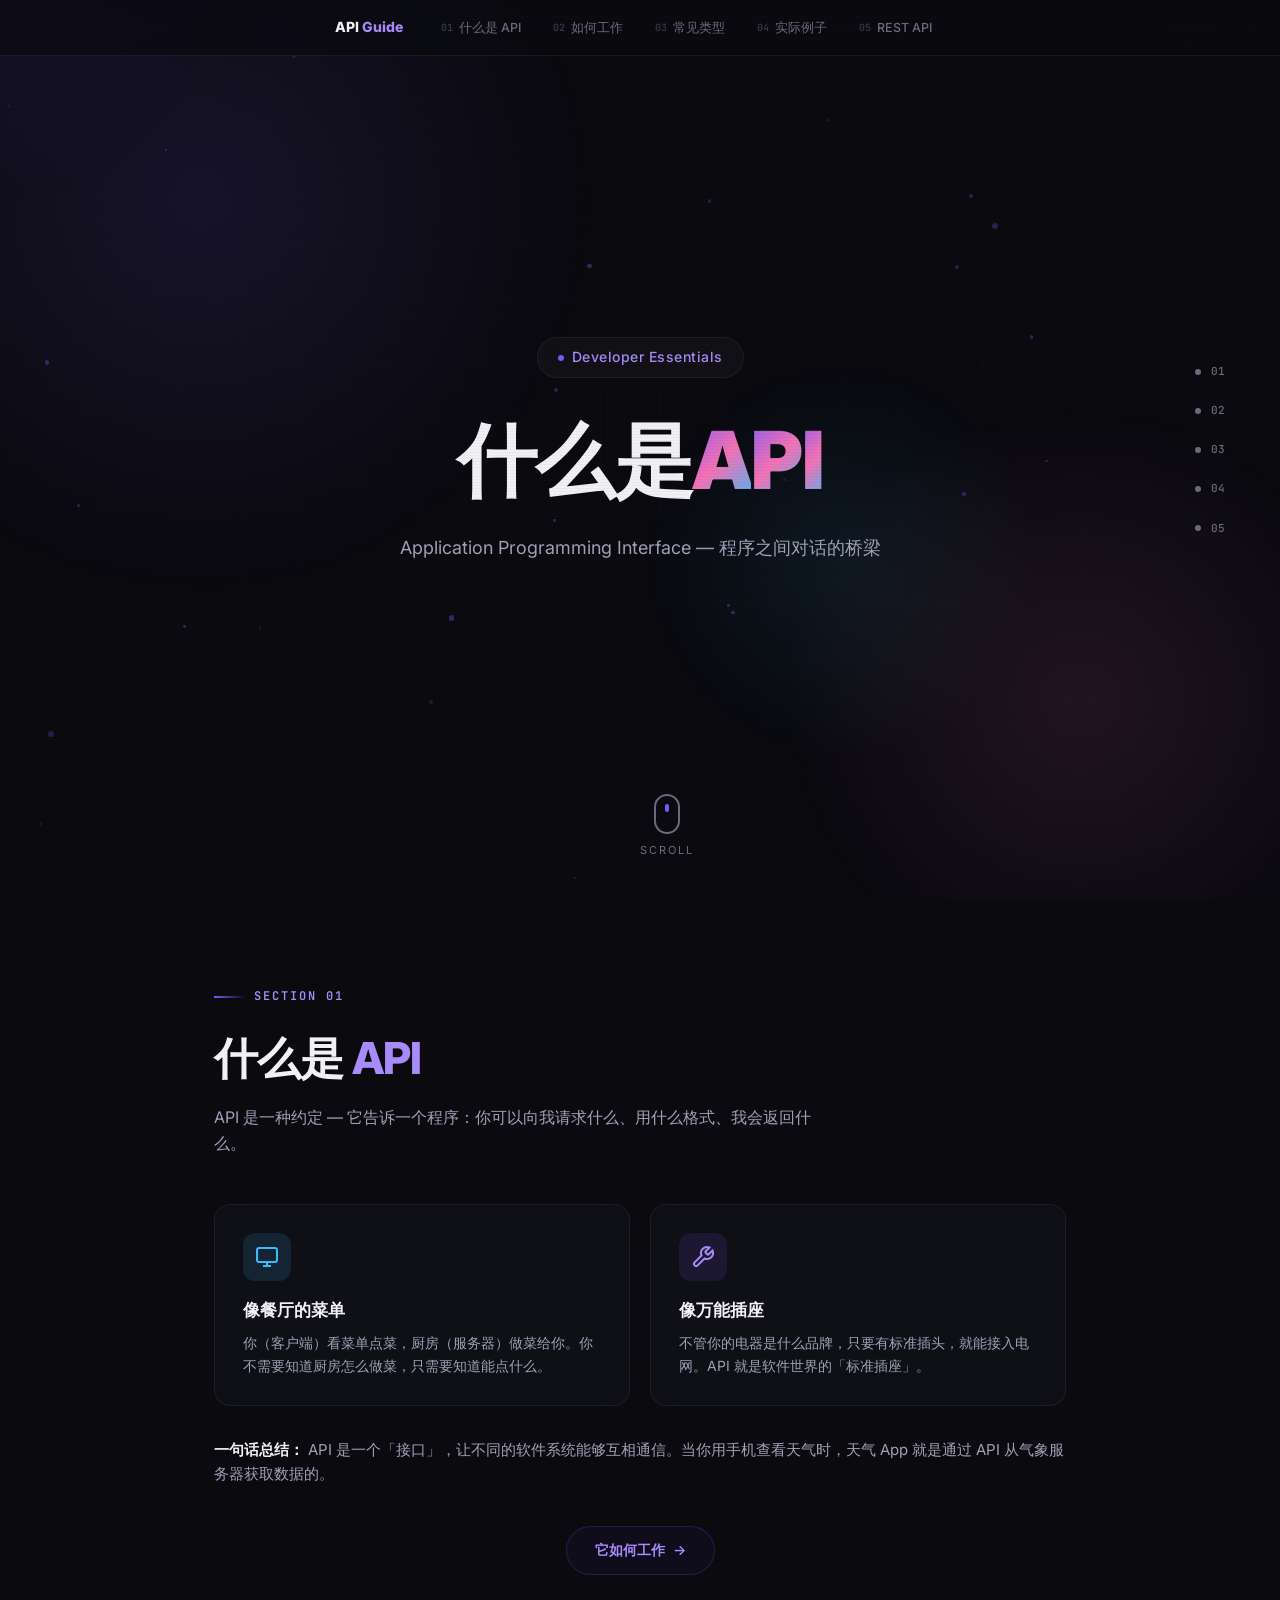
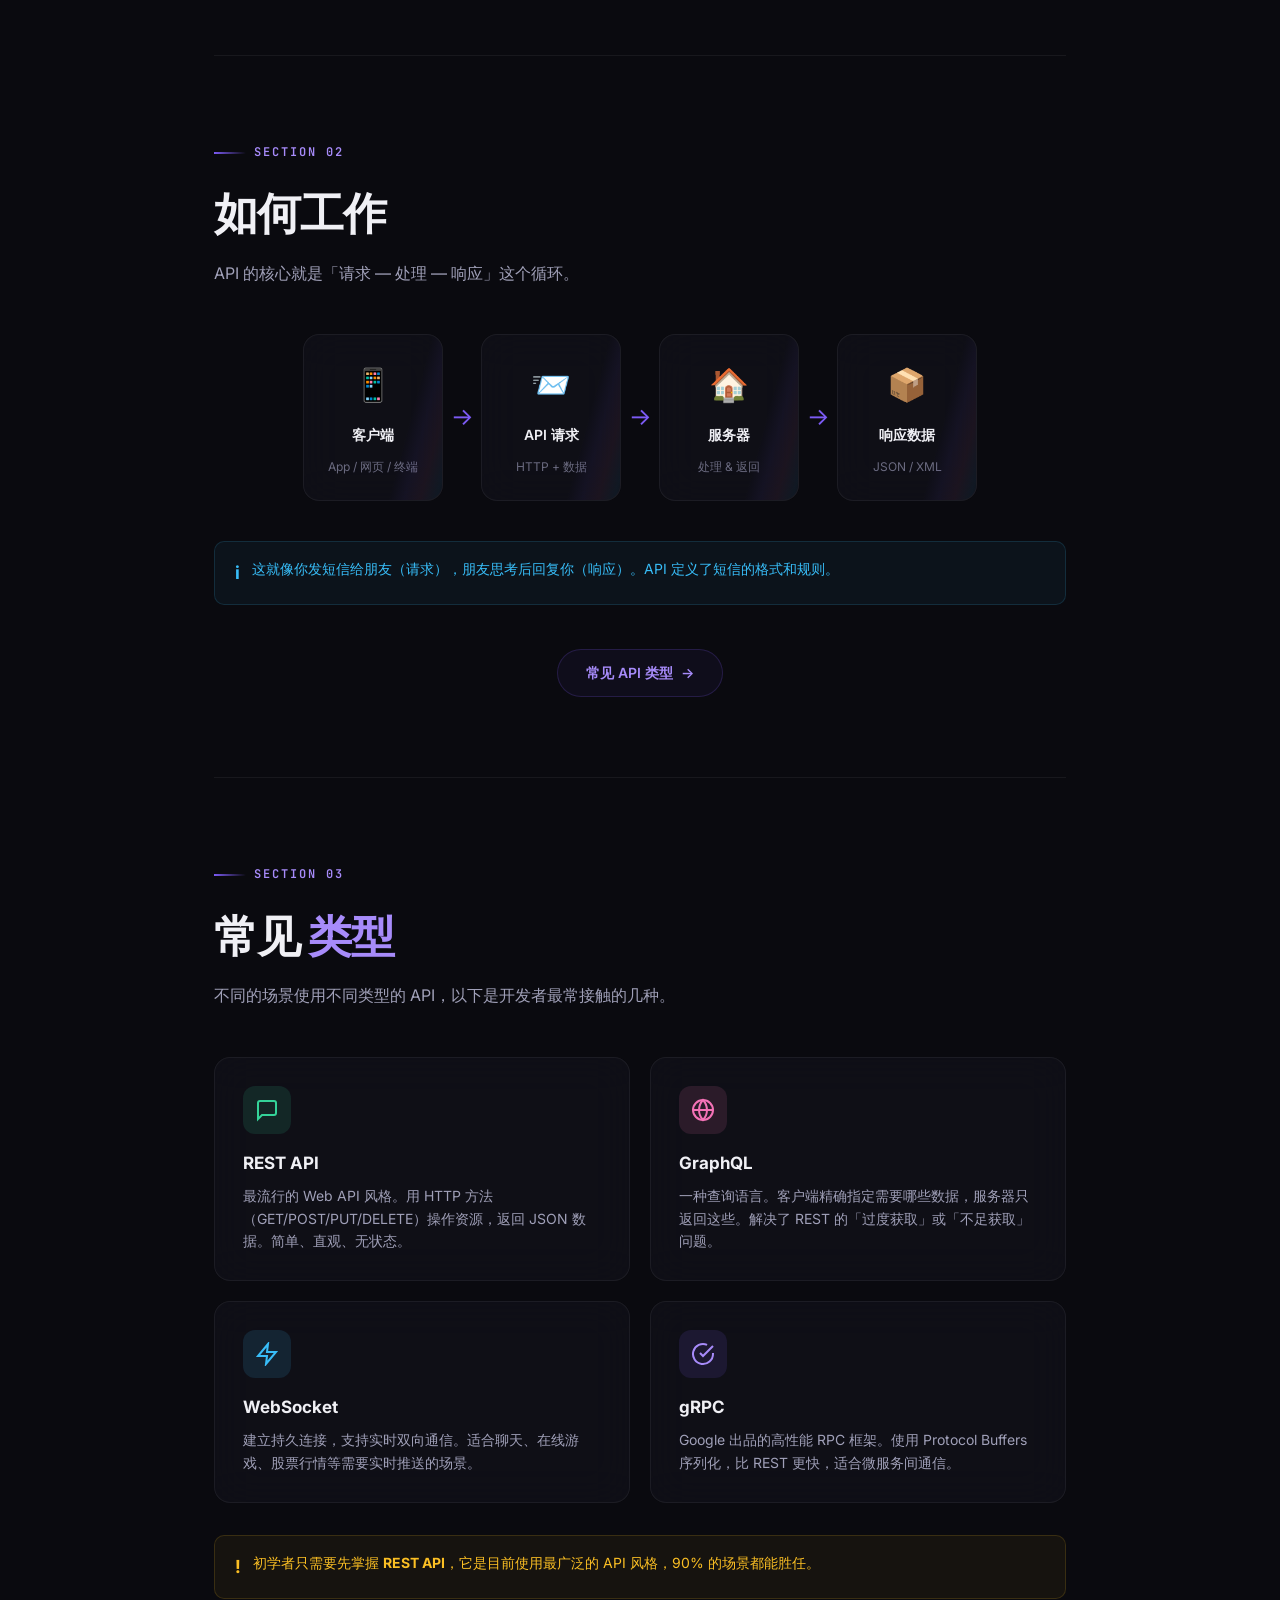
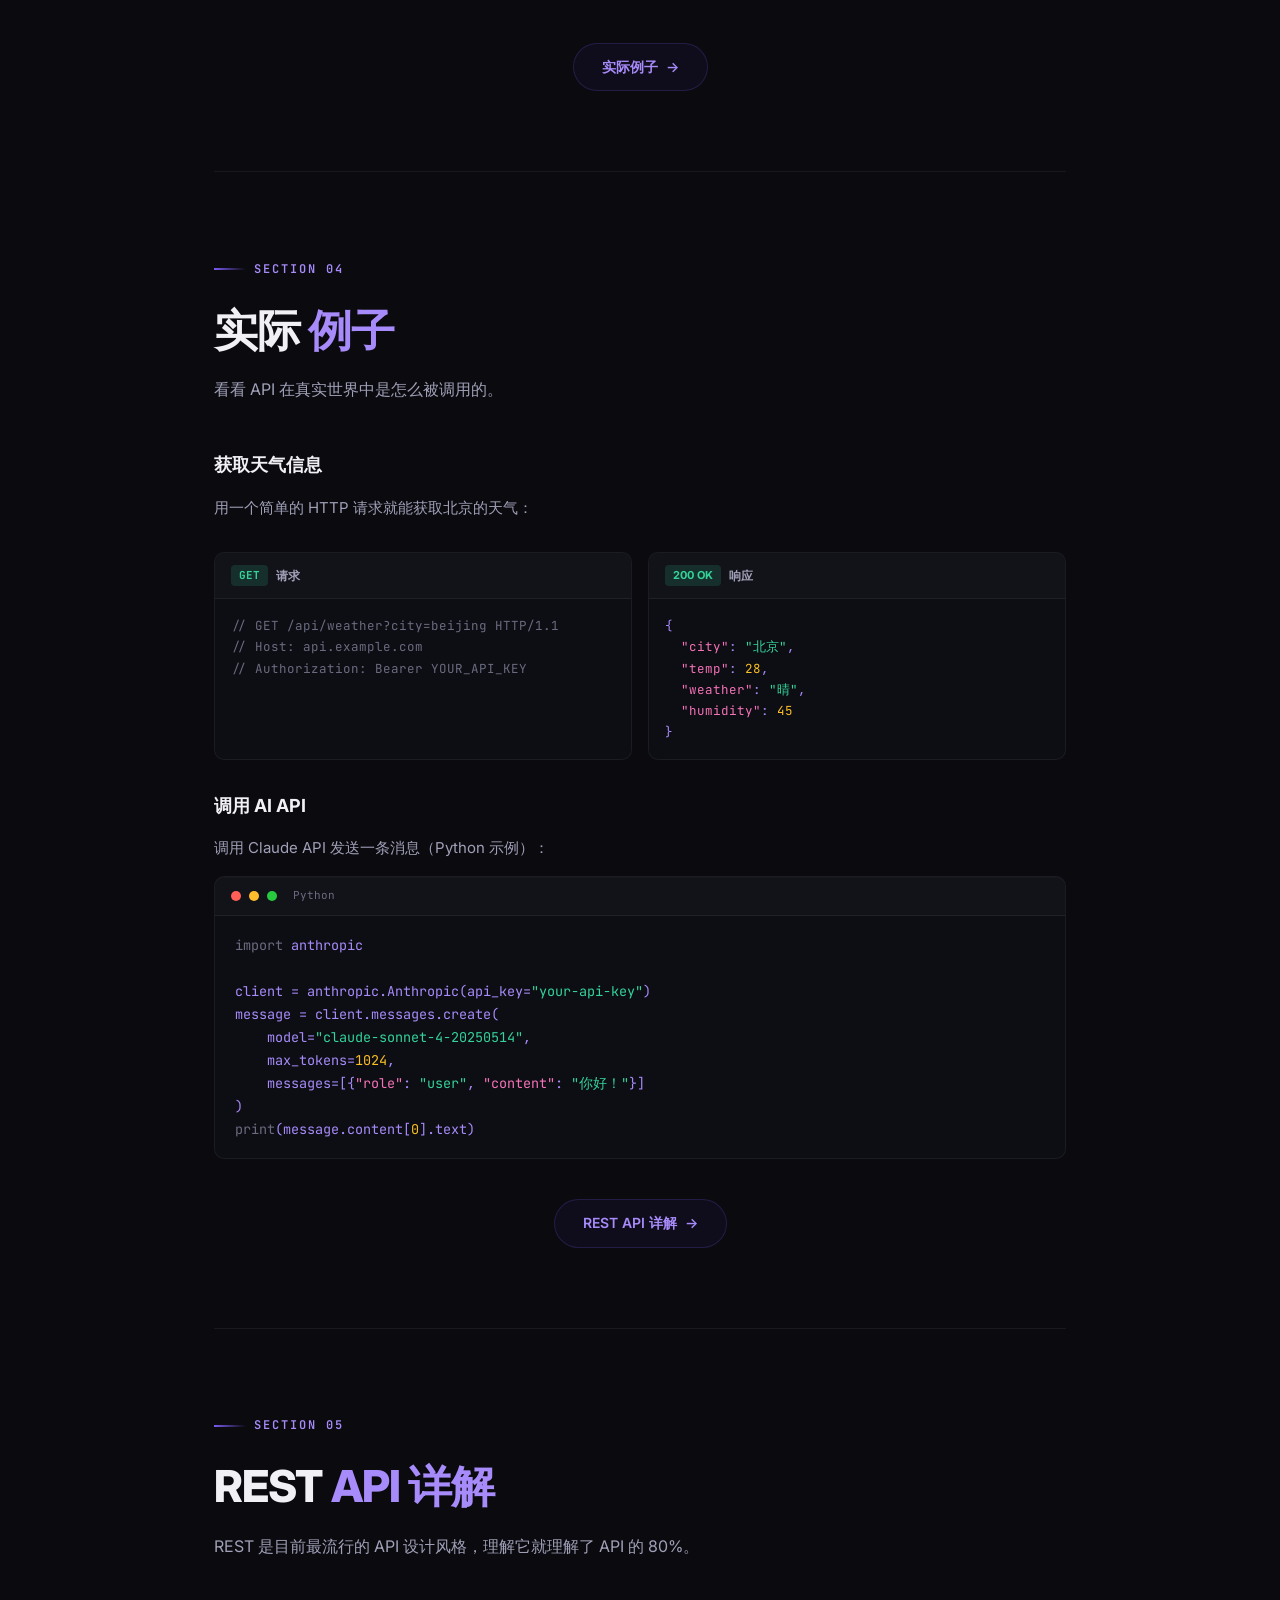
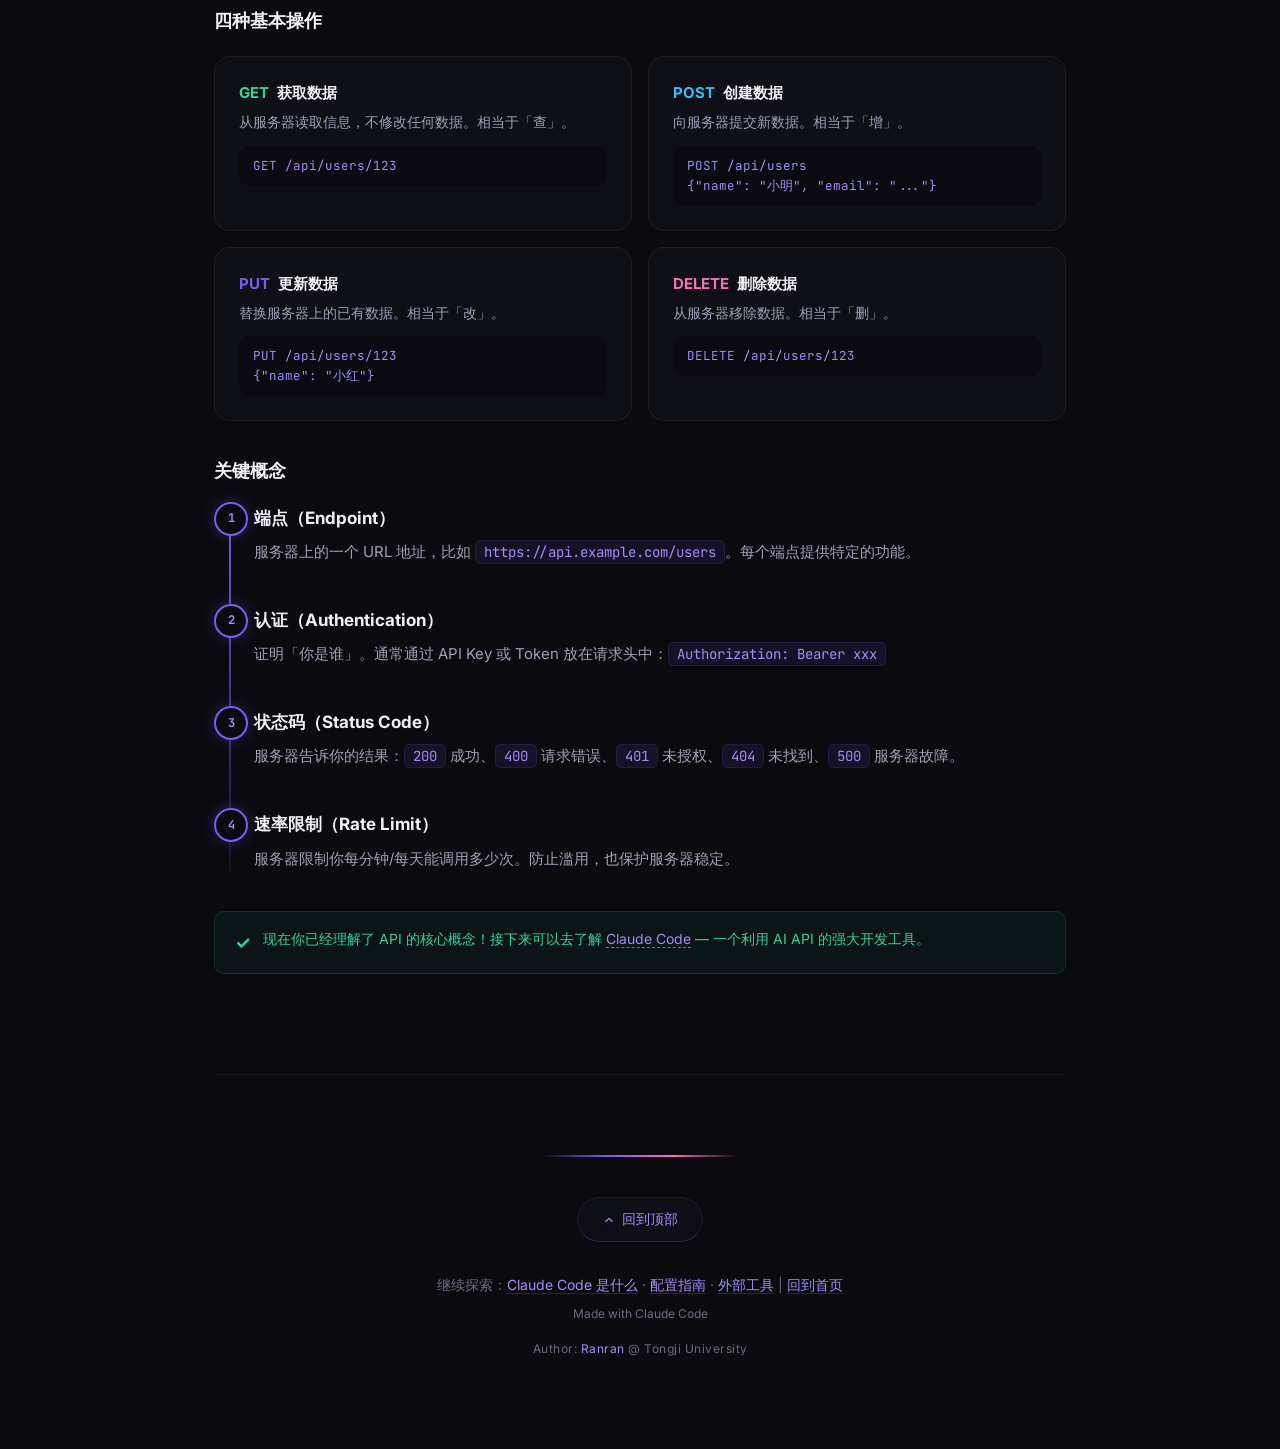
<file: pages/api-intro.html>
<!DOCTYPE html>
<html lang="zh-CN">
<head>
<meta charset="UTF-8">
<meta name="viewport" content="width=device-width, initial-scale=1.0">
<title>什么是 API — 赛博入门指南</title>
<link rel="stylesheet" href="../css/common.css">
<style>

.request-response {
  display: grid; grid-template-columns: 1fr 1fr; gap: 16px; margin: 32px 0;
}
@media (max-width: 640px) { .request-response { grid-template-columns: 1fr; } }
.req-res-card {
  background: #0d0d14; border: 1px solid var(--border); border-radius: var(--radius-sm); overflow: hidden;
}
.req-res-card .header {
  display: flex; align-items: center; gap: 8px; padding: 12px 16px;
  font-size: 13px; font-weight: 600; border-bottom: 1px solid var(--border);
  background: rgba(255,255,255,0.02);
}
.req-res-card .header .method {
  font-family: 'JetBrains Mono', monospace; font-size: 11px;
  padding: 2px 8px; border-radius: 4px; font-weight: 700;
}
.req-res-card .header .method.get { background: rgba(52,211,153,0.15); color: #34d399; }
.req-res-card .header .method.post { background: rgba(56,189,248,0.15); color: var(--accent-tertiary); }
.req-res-card pre {
  padding: 16px; font-family: 'JetBrains Mono', monospace;
  font-size: 12.5px; line-height: 1.7; color: var(--accent-light); overflow-x: auto;
}

</style>
</head>
<body>

<!-- 顶部导航栏 -->
<nav class="top-nav" id="topNav">
  <span class="nav-brand">API <span class="accent">Guide</span></span>
  <a href="#what"><span class="num">01</span>什么是 API</a>
  <a href="#how"><span class="num">02</span>如何工作</a>
  <a href="#types"><span class="num">03</span>常见类型</a>
  <a href="#examples"><span class="num">04</span>实际例子</a>
  <a href="#rest"><span class="num">05</span>REST API</a>
</nav>

<!-- 全局背景 -->
<div class="global-bg"><div class="orb"></div></div>
<div class="grid-bg"></div>
<div class="cursor-glow" id="cursorGlow"></div>
<div class="crt-overlay"></div>
<div class="scroll-scanline" id="scrollScanline"></div>

<!-- 侧边导航 -->
<nav class="toc" id="toc">
  <a href="#what" data-section="what"><span class="dot"></span><span class="num">01</span><span class="label">什么是 API</span></a>
  <a href="#how" data-section="how"><span class="dot"></span><span class="num">02</span><span class="label">如何工作</span></a>
  <a href="#types" data-section="types"><span class="dot"></span><span class="num">03</span><span class="label">常见类型</span></a>
  <a href="#examples" data-section="examples"><span class="dot"></span><span class="num">04</span><span class="label">实际例子</span></a>
  <a href="#rest" data-section="rest"><span class="dot"></span><span class="num">05</span><span class="label">REST API</span></a>
</nav>

<!-- Hero -->
<section class="hero" id="hero">
  <div class="hero-badge electric-pulse">Developer Essentials</div>
  <h1><span class="glitch-text" data-text="什么是">什么是</span><br><span class="gradient-text neon-text">API</span></h1>
  <p class="hero-subtitle">Application Programming Interface — 程序之间对话的桥梁</p>
  <div class="scroll-indicator">
    <div class="mouse"></div>
    <span style="font-size:11px;color:var(--text-muted);letter-spacing:2px;">SCROLL</span>
  </div>
</section>

<div class="container">

<!-- 1. 什么是 API -->
<section id="what">
  <div class="fade-in">
    <div class="section-label"><span class="line"></span> SECTION 01</div>
    <h2><span class="glitch-text" data-text="什么是">什么是</span> <span class="accent">API</span></h2>
    <p class="section-desc">API 是一种约定 — 它告诉一个程序：你可以向我请求什么、用什么格式、我会返回什么。</p>
  </div>

  <div class="card-grid">
    <div class="card fade-in neon-border scan-beam">
      <div class="card-icon blue">
        <svg width="24" height="24" viewBox="0 0 24 24" fill="none" stroke="currentColor" stroke-width="2"><rect x="2" y="3" width="20" height="14" rx="2"/><line x1="8" y1="21" x2="16" y2="21"/><line x1="12" y1="17" x2="12" y2="21"/></svg>
      </div>
      <h3>像餐厅的菜单</h3>
      <p>你（客户端）看菜单点菜，厨房（服务器）做菜给你。你不需要知道厨房怎么做菜，只需要知道能点什么。</p>
    </div>
    <div class="card fade-in neon-border scan-beam">
      <div class="card-icon purple">
        <svg width="24" height="24" viewBox="0 0 24 24" fill="none" stroke="currentColor" stroke-width="2"><path d="M14.7 6.3a1 1 0 0 0 0 1.4l1.6 1.6a1 1 0 0 0 1.4 0l3.77-3.77a6 6 0 0 1-7.94 7.94l-6.91 6.91a2.12 2.12 0 0 1-3-3l6.91-6.91a6 6 0 0 1 7.94-7.94l-3.76 3.76z"/></svg>
      </div>
      <h3>像万能插座</h3>
      <p>不管你的电器是什么品牌，只要有标准插头，就能接入电网。API 就是软件世界的「标准插座」。</p>
    </div>
  </div>

  <div class="fade-in">
    <p style="font-size:15px;color:var(--text-secondary);margin-bottom:16px;">
      <strong style="color:var(--text-primary);">一句话总结：</strong>
      API 是一个「接口」，让不同的软件系统能够互相通信。当你用手机查看天气时，天气 App 就是通过 API 从气象服务器获取数据的。
    </p>
  </div>
  <div class="section-nav"><a href="#how" class="section-nav-next">它如何工作 <span class="arrow">&rarr;</span></a></div>
</section>

<!-- 2. 如何工作 -->
<section id="how">
  <div class="fade-in">
    <div class="section-label"><span class="line"></span> SECTION 02</div>
    <h2><span class="glitch-text" data-text="如何工作">如何工作</span></h2>
    <p class="section-desc">API 的核心就是「请求 — 处理 — 响应」这个循环。</p>
  </div>

  <div class="flow-diagram fade-in">
    <div class="flow-node holo-shimmer">
      <div class="icon">&#x1F4F1;</div>
      <div class="label">客户端</div>
      <div class="sub">App / 网页 / 终端</div>
    </div>
    <div class="flow-arrow">&rarr;</div>
    <div class="flow-node holo-shimmer">
      <div class="icon">&#x1F4E8;</div>
      <div class="label">API 请求</div>
      <div class="sub">HTTP + 数据</div>
    </div>
    <div class="flow-arrow">&rarr;</div>
    <div class="flow-node holo-shimmer">
      <div class="icon">&#x1F3E0;</div>
      <div class="label">服务器</div>
      <div class="sub">处理 & 返回</div>
    </div>
    <div class="flow-arrow reverse">&rarr;</div>
    <div class="flow-node holo-shimmer">
      <div class="icon">&#x1F4E6;</div>
      <div class="label">响应数据</div>
      <div class="sub">JSON / XML</div>
    </div>
  </div>

  <div class="tip info fade-in">
    <span class="tip-icon">i</span>
    <span>这就像你发短信给朋友（请求），朋友思考后回复你（响应）。API 定义了短信的格式和规则。</span>
  </div>
  <div class="section-nav"><a href="#types" class="section-nav-next">常见 API 类型 <span class="arrow">&rarr;</span></a></div>
</section>

<!-- 3. 常见类型 -->
<section id="types">
  <div class="fade-in">
    <div class="section-label"><span class="line"></span> SECTION 03</div>
    <h2><span class="glitch-text" data-text="常见">常见</span> <span class="accent">类型</span></h2>
    <p class="section-desc">不同的场景使用不同类型的 API，以下是开发者最常接触的几种。</p>
  </div>

  <div class="card-grid">
    <div class="card fade-in neon-border scan-beam">
      <div class="card-icon green">
        <svg width="24" height="24" viewBox="0 0 24 24" fill="none" stroke="currentColor" stroke-width="2"><path d="M21 15a2 2 0 0 1-2 2H7l-4 4V5a2 2 0 0 1 2-2h14a2 2 0 0 1 2 2z"/></svg>
      </div>
      <h3>REST API</h3>
      <p>最流行的 Web API 风格。用 HTTP 方法（GET/POST/PUT/DELETE）操作资源，返回 JSON 数据。简单、直观、无状态。</p>
    </div>
    <div class="card fade-in neon-border scan-beam">
      <div class="card-icon pink">
        <svg width="24" height="24" viewBox="0 0 24 24" fill="none" stroke="currentColor" stroke-width="2"><circle cx="12" cy="12" r="10"/><path d="M12 2a15.3 15.3 0 0 1 4 10 15.3 15.3 0 0 1-4 10 15.3 15.3 0 0 1-4-10 15.3 15.3 0 0 1 4-10z"/><path d="M2 12h20"/></svg>
      </div>
      <h3>GraphQL</h3>
      <p>一种查询语言。客户端精确指定需要哪些数据，服务器只返回这些。解决了 REST 的「过度获取」或「不足获取」问题。</p>
    </div>
    <div class="card fade-in neon-border scan-beam">
      <div class="card-icon blue">
        <svg width="24" height="24" viewBox="0 0 24 24" fill="none" stroke="currentColor" stroke-width="2"><path d="M13 2L3 14h9l-1 8 10-12h-9l1-8z"/></svg>
      </div>
      <h3>WebSocket</h3>
      <p>建立持久连接，支持实时双向通信。适合聊天、在线游戏、股票行情等需要实时推送的场景。</p>
    </div>
    <div class="card fade-in neon-border scan-beam">
      <div class="card-icon purple">
        <svg width="24" height="24" viewBox="0 0 24 24" fill="none" stroke="currentColor" stroke-width="2"><path d="M22 11.08V12a10 10 0 1 1-5.93-9.14"/><polyline points="22 4 12 14.01 9 11.01"/></svg>
      </div>
      <h3>gRPC</h3>
      <p>Google 出品的高性能 RPC 框架。使用 Protocol Buffers 序列化，比 REST 更快，适合微服务间通信。</p>
    </div>
  </div>

  <div class="tip warn fade-in">
    <span class="tip-icon">!</span>
    <span>初学者只需要先掌握 <strong>REST API</strong>，它是目前使用最广泛的 API 风格，90% 的场景都能胜任。</span>
  </div>
  <div class="section-nav"><a href="#examples" class="section-nav-next">实际例子 <span class="arrow">&rarr;</span></a></div>
</section>

<!-- 4. 实际例子 -->
<section id="examples">
  <div class="fade-in">
    <div class="section-label"><span class="line"></span> SECTION 04</div>
    <h2><span class="glitch-text" data-text="实际">实际</span> <span class="accent">例子</span></h2>
    <p class="section-desc">看看 API 在真实世界中是怎么被调用的。</p>
  </div>

  <div class="fade-in" style="margin-bottom:32px;">
    <h3 style="font-size:18px;font-weight:700;margin-bottom:16px;">获取天气信息</h3>
    <p style="color:var(--text-secondary);font-size:15px;margin-bottom:16px;">用一个简单的 HTTP 请求就能获取北京的天气：</p>
    <div class="request-response">
      <div class="req-res-card">
        <div class="header">
          <span class="method get">GET</span>
          <span style="color:var(--text-secondary);font-size:12px;">请求</span>
        </div>
        <pre><span style="color:var(--text-muted);">// GET /api/weather?city=beijing HTTP/1.1</span>
<span style="color:var(--text-muted);">// Host: api.example.com</span>
<span style="color:var(--text-muted);">// Authorization: Bearer YOUR_API_KEY</span></pre>
      </div>
      <div class="req-res-card">
        <div class="header">
          <span style="color:#34d399;font-size:11px;font-weight:700;background:rgba(52,211,153,0.15);padding:2px 8px;border-radius:4px;">200 OK</span>
          <span style="color:var(--text-secondary);font-size:12px;">响应</span>
        </div>
        <pre>{
  <span style="color:var(--accent-secondary);">"city"</span>: <span style="color:#34d399;">"北京"</span>,
  <span style="color:var(--accent-secondary);">"temp"</span>: <span style="color:#fbbf24;">28</span>,
  <span style="color:var(--accent-secondary);">"weather"</span>: <span style="color:#34d399;">"晴"</span>,
  <span style="color:var(--accent-secondary);">"humidity"</span>: <span style="color:#fbbf24;">45</span>
}</pre>
      </div>
    </div>
  </div>

  <div class="fade-in">
    <h3 style="font-size:18px;font-weight:700;margin-bottom:16px;">调用 AI API</h3>
    <p style="color:var(--text-secondary);font-size:15px;margin-bottom:16px;">调用 Claude API 发送一条消息（Python 示例）：</p>
    <div class="code-block">
      <div class="code-header">
        <span class="code-dot red"></span>
        <span class="code-dot yellow"></span>
        <span class="code-dot green"></span>
        <span class="code-lang">Python</span>
      </div>
      <pre><span style="color:var(--text-muted);">import</span> anthropic

client = anthropic.Anthropic(api_key=<span style="color:#34d399;">"your-api-key"</span>)
message = client.messages.create(
    model=<span style="color:#34d399;">"claude-sonnet-4-20250514"</span>,
    max_tokens=<span style="color:#fbbf24;">1024</span>,
    messages=[{<span style="color:var(--accent-secondary);">"role"</span>: <span style="color:#34d399;">"user"</span>, <span style="color:var(--accent-secondary);">"content"</span>: <span style="color:#34d399;">"你好！"</span>}]
)
<span style="color:var(--text-muted);">print</span>(message.content[<span style="color:#fbbf24;">0</span>].text)</pre>
    </div>
  </div>
  <div class="section-nav"><a href="#rest" class="section-nav-next">REST API 详解 <span class="arrow">&rarr;</span></a></div>
</section>

<!-- 5. REST API 详解 -->
<section id="rest">
  <div class="fade-in">
    <div class="section-label"><span class="line"></span> SECTION 05</div>
    <h2><span class="glitch-text" data-text="REST">REST</span> <span class="accent">API 详解</span></h2>
    <p class="section-desc">REST 是目前最流行的 API 设计风格，理解它就理解了 API 的 80%。</p>
  </div>

  <div class="fade-in" style="margin-bottom:36px;">
    <h3 style="font-size:18px;font-weight:700;margin-bottom:16px;">四种基本操作</h3>
    <div class="compare-cards">
      <div class="compare-card">
        <h4><span style="color:#34d399;">GET</span> 获取数据</h4>
        <p>从服务器读取信息，不修改任何数据。相当于「查」。</p>
        <div class="example">GET /api/users/123</div>
      </div>
      <div class="compare-card">
        <h4><span style="color:var(--accent-tertiary);">POST</span> 创建数据</h4>
        <p>向服务器提交新数据。相当于「增」。</p>
        <div class="example">POST /api/users<br>{"name": "小明", "email": "..."}</div>
      </div>
      <div class="compare-card">
        <h4><span style="color:var(--accent);">PUT</span> 更新数据</h4>
        <p>替换服务器上的已有数据。相当于「改」。</p>
        <div class="example">PUT /api/users/123<br>{"name": "小红"}</div>
      </div>
      <div class="compare-card">
        <h4><span style="color:var(--accent-secondary);">DELETE</span> 删除数据</h4>
        <p>从服务器移除数据。相当于「删」。</p>
        <div class="example">DELETE /api/users/123</div>
      </div>
    </div>
  </div>

  <div class="fade-in" style="margin-bottom:36px;">
    <h3 style="font-size:18px;font-weight:700;margin-bottom:16px;">关键概念</h3>
    <div class="steps">
      <div class="step" data-step="1">
        <div class="step-title">端点（Endpoint）</div>
        <div class="step-content">服务器上的一个 URL 地址，比如 <code>https://api.example.com/users</code>。每个端点提供特定的功能。</div>
      </div>
      <div class="step" data-step="2">
        <div class="step-title">认证（Authentication）</div>
        <div class="step-content">证明「你是谁」。通常通过 API Key 或 Token 放在请求头中：<code>Authorization: Bearer xxx</code></div>
      </div>
      <div class="step" data-step="3">
        <div class="step-title">状态码（Status Code）</div>
        <div class="step-content">服务器告诉你的结果：<code>200</code> 成功、<code>400</code> 请求错误、<code>401</code> 未授权、<code>404</code> 未找到、<code>500</code> 服务器故障。</div>
      </div>
      <div class="step" data-step="4">
        <div class="step-title">速率限制（Rate Limit）</div>
        <div class="step-content">服务器限制你每分钟/每天能调用多少次。防止滥用，也保护服务器稳定。</div>
      </div>
    </div>
  </div>

  <div class="tip success fade-in">
    <span class="tip-icon">✓</span>
    <span>现在你已经理解了 API 的核心概念！接下来可以去了解 <a href="claude-code-intro.html" style="color:var(--accent-light);text-decoration:none;border-bottom:1px dashed var(--accent);">Claude Code</a> — 一个利用 AI API 的强大开发工具。</span>
  </div>
</section>

<!-- Footer -->
<div class="footer fade-in">
  <a href="#hero" class="back-to-top">
    <svg viewBox="0 0 24 24" fill="none" stroke="currentColor" stroke-width="2"><path d="M18 15l-6-6-6 6"/></svg>
    回到顶部
  </a>
  <p style="margin-top:32px;">继续探索：<a href="claude-code-intro.html">Claude Code 是什么</a> · <a href="guide.html">配置指南</a> · <a href="tools.html">外部工具</a> | <a href="../index.html">回到首页</a></p>
  <p style="margin-top:8px;font-size:12px;color:var(--text-muted);">Made with Claude Code</p>
  <p style="margin-top:16px;font-size:12px;color:var(--text-muted);letter-spacing:0.5px;">Author: <span style="color:var(--accent-light);">Ranran</span> @ Tongji University</p>
</div>

</div>

<script src="../js/common.js"></script>
<script>
initTypewriter('A');
</script>
</body>
</html>
</file>
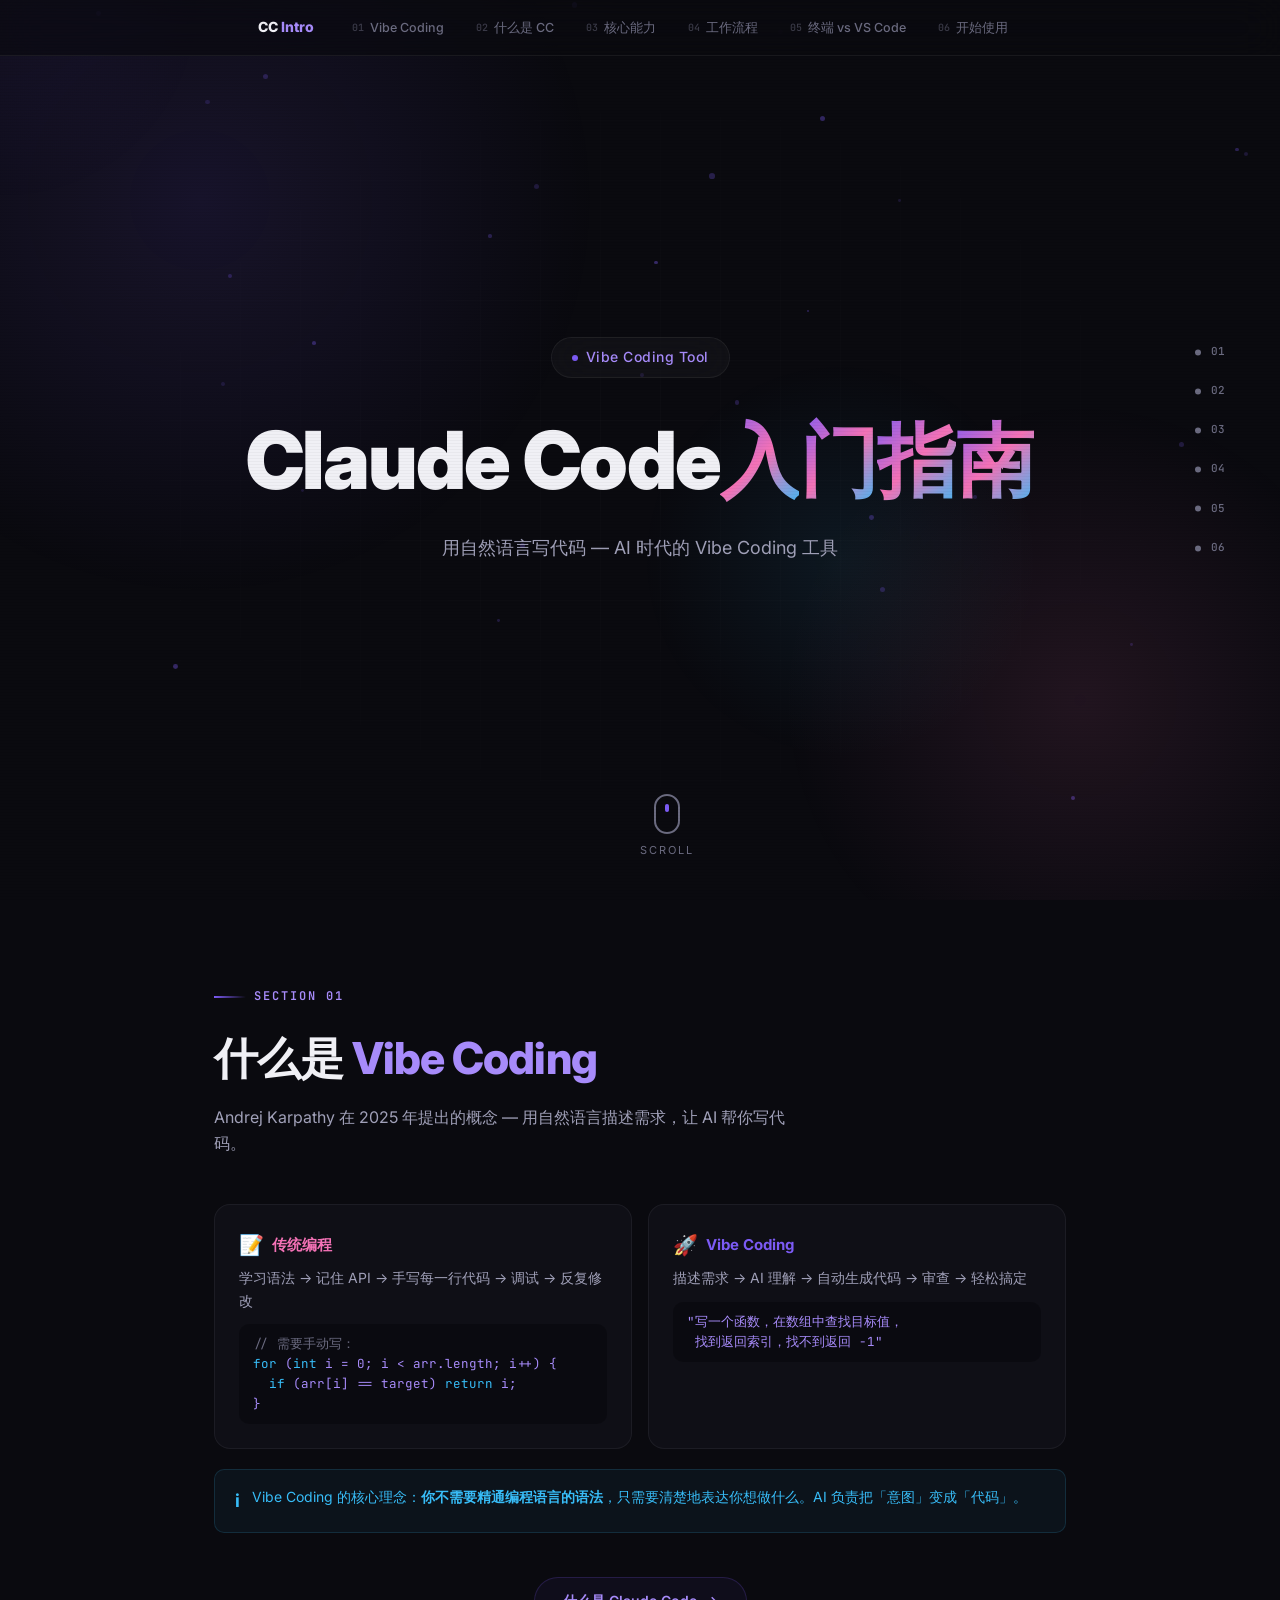
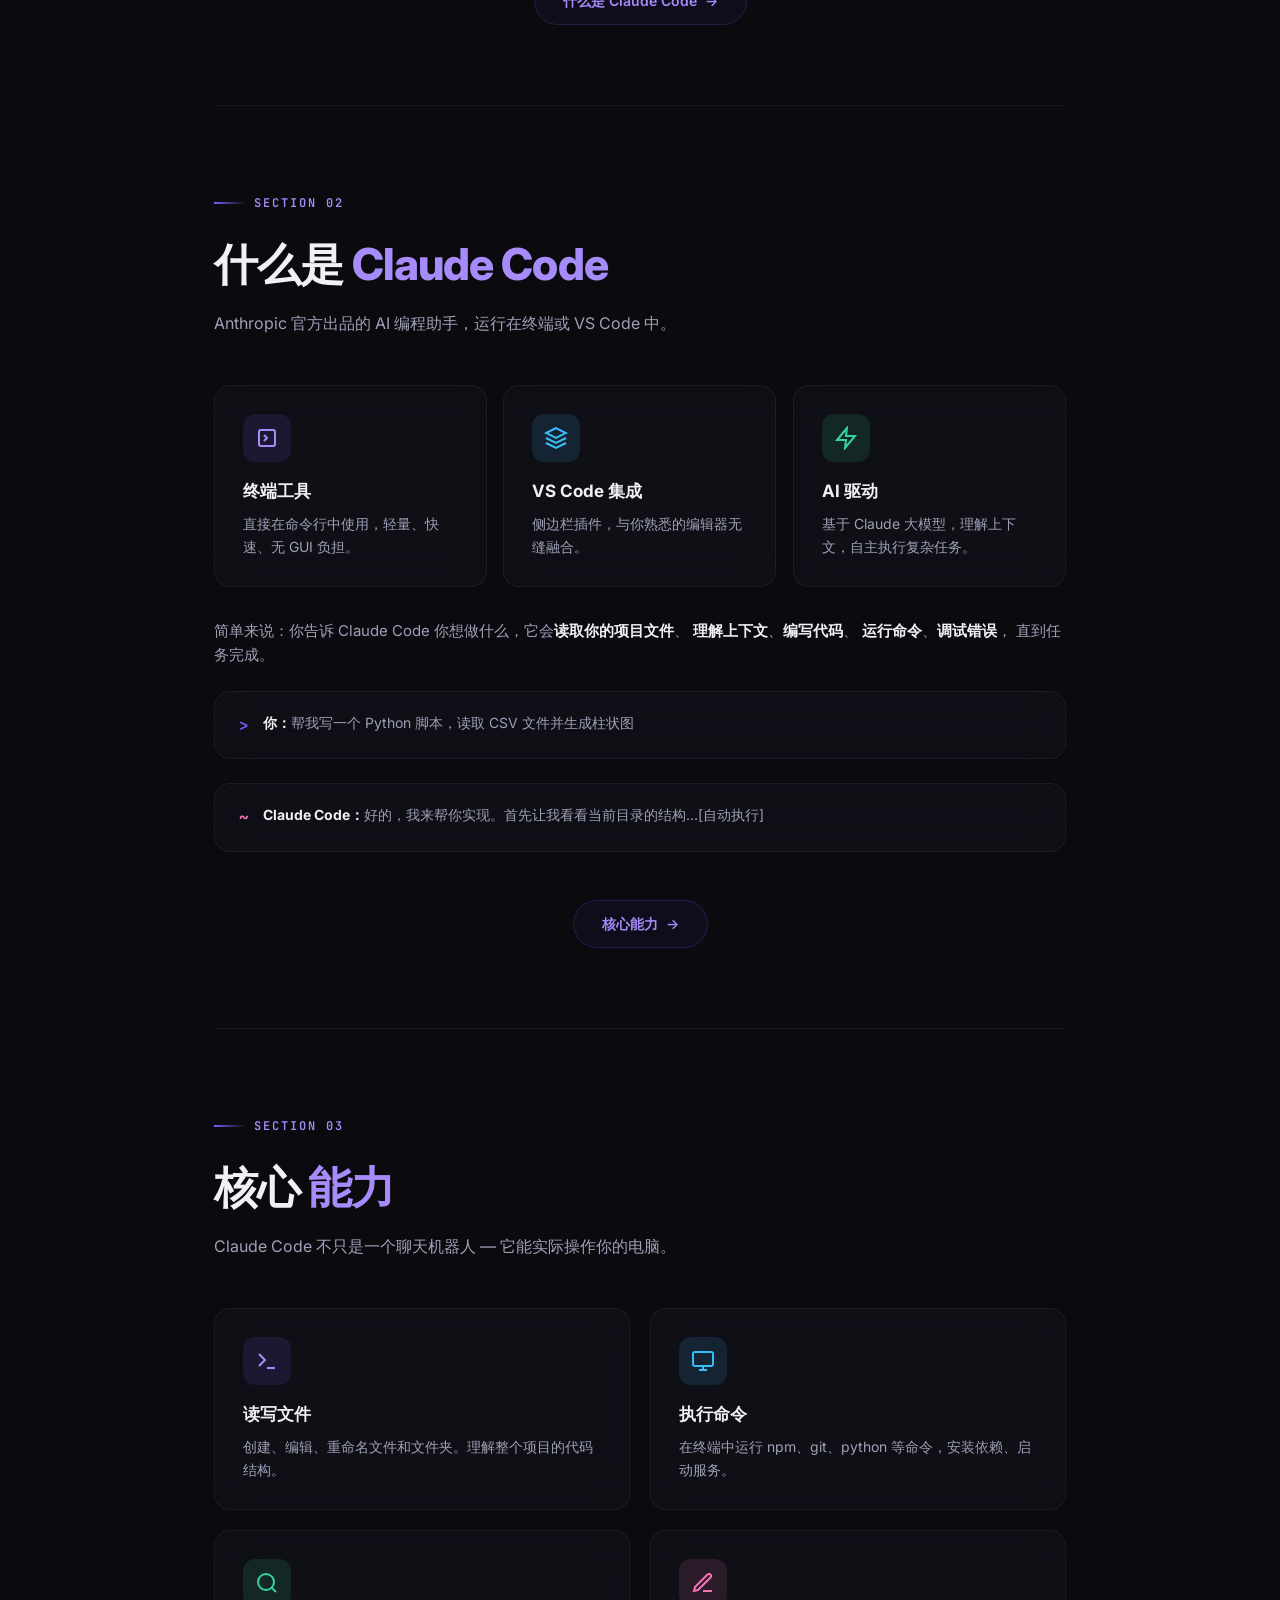
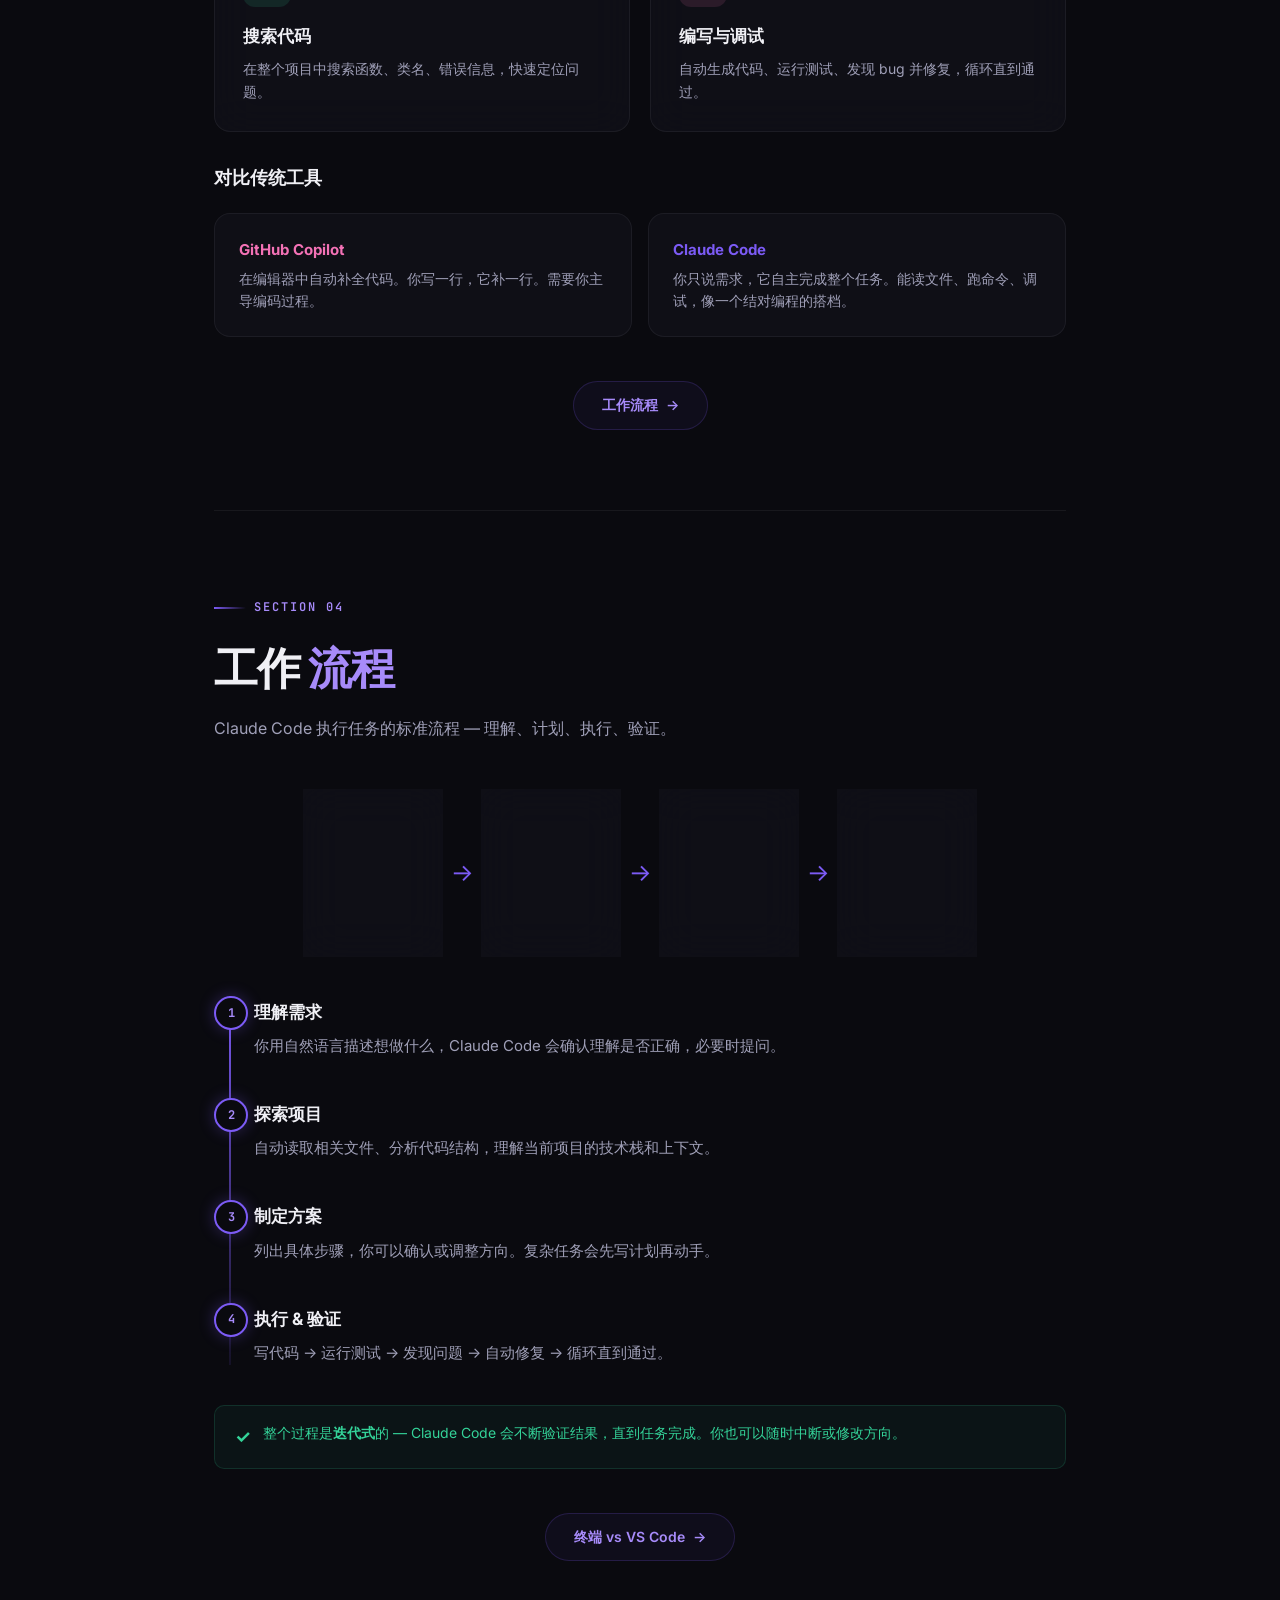
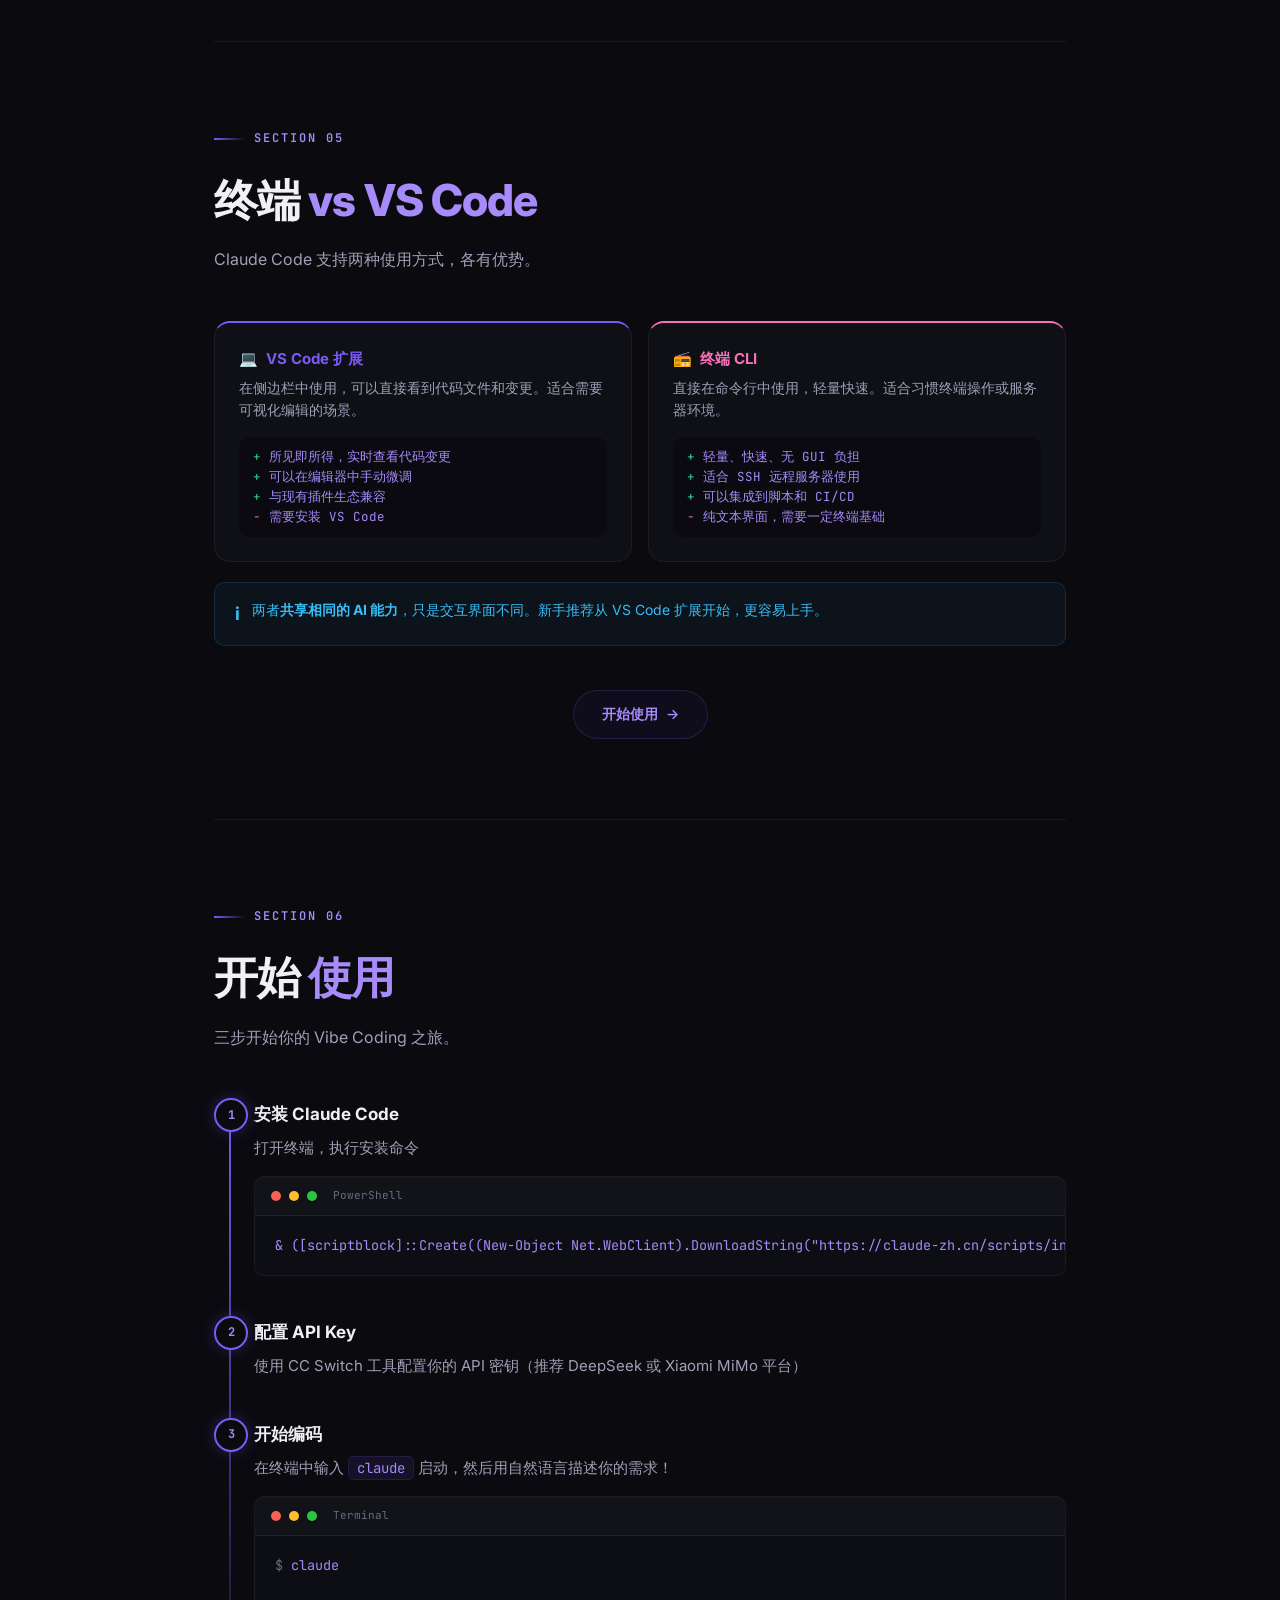
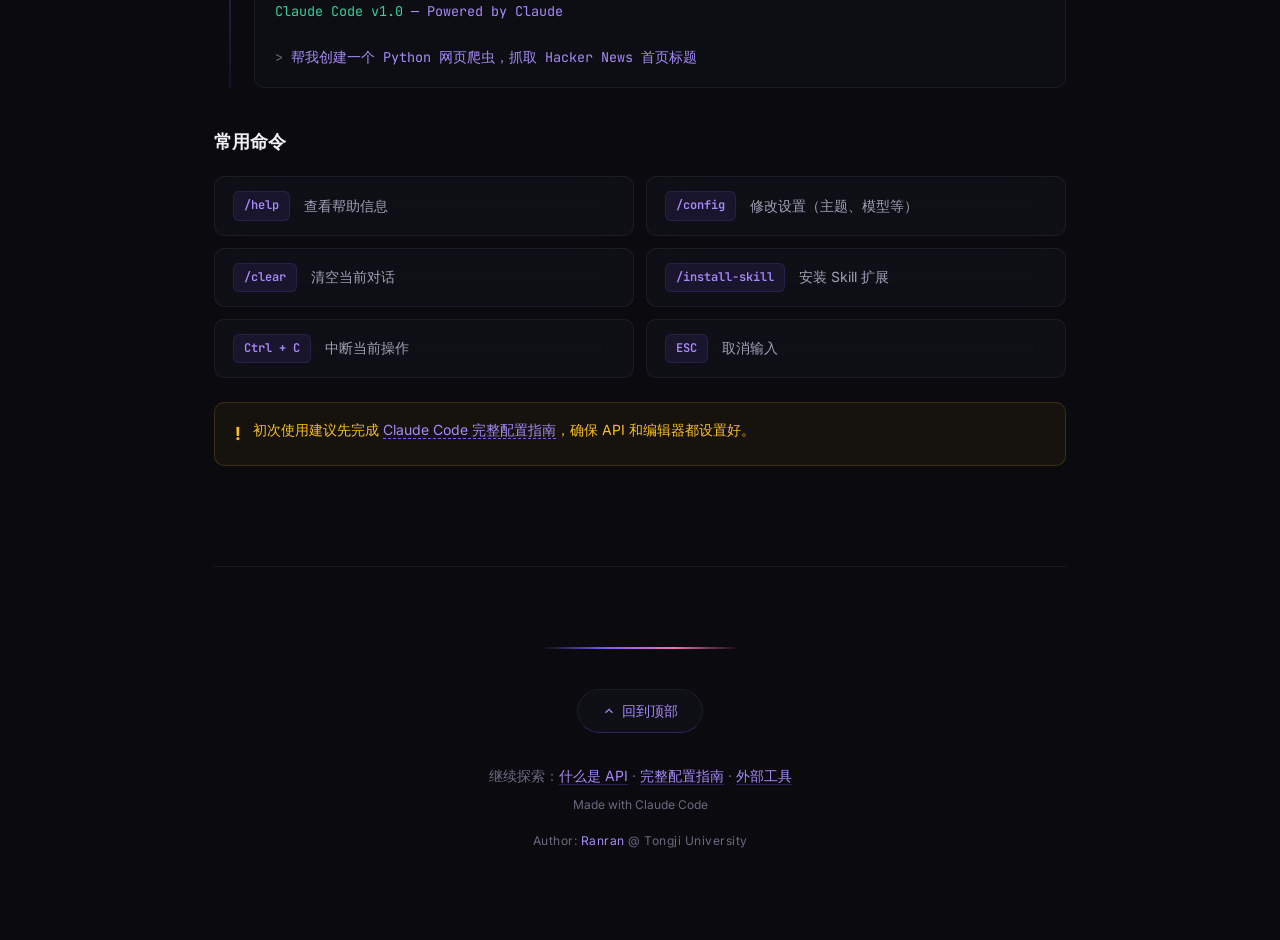
<file: pages/claude-code-intro.html>
<!DOCTYPE html>
<html lang="zh-CN">
<head>
<meta charset="UTF-8">
<meta name="viewport" content="width=device-width, initial-scale=1.0">
<title>什么是 Claude Code — Vibe Coding 工具</title>
<link rel="stylesheet" href="../css/common.css">
<style>

.hero-badge {
  animation: fadeInUp 0.8s ease forwards 0.2s, badge-electric 4s ease-in-out infinite 1s;
}
@keyframes badge-electric {
  0%,100%{box-shadow:0 0 0 0 rgba(124,91,245,0);border-color:rgba(124,91,245,0.2);}
  50%{box-shadow:0 0 20px rgba(124,91,245,0.15);border-color:rgba(124,91,245,0.5);}
}

</style>
</head>
<body>

<!-- 顶部导航栏 -->
<nav class="top-nav" id="topNav">
  <span class="nav-brand">CC <span class="accent">Intro</span></span>
  <a href="#vibe"><span class="num">01</span>Vibe Coding</a>
  <a href="#what"><span class="num">02</span>什么是 CC</a>
  <a href="#features"><span class="num">03</span>核心能力</a>
  <a href="#flow"><span class="num">04</span>工作流程</a>
  <a href="#terminal"><span class="num">05</span>终端 vs VS Code</a>
  <a href="#start"><span class="num">06</span>开始使用</a>
</nav>

<!-- 全局背景 -->
<div class="global-bg"><div class="orb"></div></div>
<div class="grid-bg"></div>
<div class="cursor-glow" id="cursorGlow"></div>
<div class="crt-overlay"></div>
<div class="scroll-scanline" id="scrollScanline"></div>

<!-- 侧边导航 -->
<nav class="toc" id="toc">
  <a href="#vibe" data-section="vibe"><span class="dot"></span><span class="num">01</span><span class="label">Vibe Coding</span></a>
  <a href="#what" data-section="what"><span class="dot"></span><span class="num">02</span><span class="label">什么是 CC</span></a>
  <a href="#features" data-section="features"><span class="dot"></span><span class="num">03</span><span class="label">核心能力</span></a>
  <a href="#flow" data-section="flow"><span class="dot"></span><span class="num">04</span><span class="label">工作流程</span></a>
  <a href="#terminal" data-section="terminal"><span class="dot"></span><span class="num">05</span><span class="label">终端 vs VS Code</span></a>
  <a href="#start" data-section="start"><span class="dot"></span><span class="num">06</span><span class="label">开始使用</span></a>
</nav>

<!-- Hero -->
<section class="hero" id="hero">
  <div class="hero-badge electric-pulse">Vibe Coding Tool</div>
  <h1><span class="glitch-text" data-text="Claude Code">Claude Code</span><br><span class="gradient-text neon-text">入门指南</span></h1>
  <p class="hero-subtitle">用自然语言写代码 — AI 时代的 Vibe Coding 工具</p>
  <div class="scroll-indicator">
    <div class="mouse"></div>
    <span style="font-size:11px;color:var(--text-muted);letter-spacing:2px;">SCROLL</span>
  </div>
</section>

<div class="container">

<!-- 1. Vibe Coding -->
<section id="vibe">
  <div class="fade-in">
    <div class="section-label"><span class="line"></span> SECTION 01</div>
    <h2><span class="glitch-text" data-text="什么是">什么是</span> <span class="accent">Vibe Coding</span></h2>
    <p class="section-desc">Andrej Karpathy 在 2025 年提出的概念 — 用自然语言描述需求，让 AI 帮你写代码。</p>
  </div>

  <div class="compare-cards fade-in">
    <div class="compare-card neon-border scan-beam">
      <h4><span style="font-size:20px;">&#x1F4DD;</span> <span style="color:var(--accent-secondary);">传统编程</span></h4>
      <p>学习语法 → 记住 API → 手写每一行代码 → 调试 → 反复修改</p>
      <div class="example">
        <span style="color:var(--text-muted);">// 需要手动写：</span><br>
        <span style="color:var(--accent-tertiary);">for</span> (<span style="color:var(--accent-tertiary);">int</span> i = 0; i &lt; arr.length; i++) {<br>
        &nbsp;&nbsp;<span style="color:var(--accent-tertiary);">if</span> (arr[i] == target) <span style="color:var(--accent-tertiary);">return</span> i;<br>
        }
      </div>
    </div>
    <div class="compare-card neon-border scan-beam">
      <h4><span style="font-size:20px;">&#x1F680;</span> <span style="color:var(--accent);">Vibe Coding</span></h4>
      <p>描述需求 → AI 理解 → 自动生成代码 → 审查 → 轻松搞定</p>
      <div class="example">
        <span style="color:var(--accent-light);">"写一个函数，在数组中查找目标值，</span><br>
        <span style="color:var(--accent-light);">&nbsp;找到返回索引，找不到返回 -1"</span>
      </div>
    </div>
  </div>

  <div class="tip info fade-in">
    <span class="tip-icon">i</span>
    <span>Vibe Coding 的核心理念：<strong>你不需要精通编程语言的语法</strong>，只需要清楚地表达你想做什么。AI 负责把「意图」变成「代码」。</span>
  </div>
  <div class="section-nav"><a href="#what" class="section-nav-next">什么是 Claude Code <span class="arrow">&rarr;</span></a></div>
</section>

<!-- 2. 什么是 Claude Code -->
<section id="what">
  <div class="fade-in">
    <div class="section-label"><span class="line"></span> SECTION 02</div>
    <h2><span class="glitch-text" data-text="什么是">什么是</span> <span class="accent">Claude Code</span></h2>
    <p class="section-desc">Anthropic 官方出品的 AI 编程助手，运行在终端或 VS Code 中。</p>
  </div>

  <div class="card-grid-3 fade-in">
    <div class="card neon-border scan-beam">
      <div class="card-icon purple">
        <svg width="24" height="24" viewBox="0 0 24 24" fill="none" stroke="currentColor" stroke-width="2"><rect x="4" y="4" width="16" height="16" rx="2"/><path d="M9 9l3 3-3 3"/><line x1="15" y1="15" x2="15" y2="15"/></svg>
      </div>
      <h3>终端工具</h3>
      <p>直接在命令行中使用，轻量、快速、无 GUI 负担。</p>
    </div>
    <div class="card neon-border scan-beam">
      <div class="card-icon blue">
        <svg width="24" height="24" viewBox="0 0 24 24" fill="none" stroke="currentColor" stroke-width="2"><path d="M12 2L2 7l10 5 10-5-10-5z"/><path d="M2 17l10 5 10-5"/><path d="M2 12l10 5 10-5"/></svg>
      </div>
      <h3>VS Code 集成</h3>
      <p>侧边栏插件，与你熟悉的编辑器无缝融合。</p>
    </div>
    <div class="card neon-border scan-beam">
      <div class="card-icon green">
        <svg width="24" height="24" viewBox="0 0 24 24" fill="none" stroke="currentColor" stroke-width="2"><path d="M13 2L3 14h9l-1 8 10-12h-9l1-8z"/></svg>
      </div>
      <h3>AI 驱动</h3>
      <p>基于 Claude 大模型，理解上下文，自主执行复杂任务。</p>
    </div>
  </div>

  <div class="fade-in">
    <p style="font-size:15px;color:var(--text-secondary);margin-bottom:16px;">
      简单来说：你告诉 Claude Code 你想做什么，它会<strong style="color:var(--text-primary);">读取你的项目文件</strong>、
      <strong style="color:var(--text-primary);">理解上下文</strong>、<strong style="color:var(--text-primary);">编写代码</strong>、
      <strong style="color:var(--text-primary);">运行命令</strong>、<strong style="color:var(--text-primary);">调试错误</strong>，
      直到任务完成。
    </p>
  </div>

  <div class="interactive-prompt fade-in">
    <span class="prompt-symbol">></span>
    <span class="prompt-text"><strong>你：</strong>帮我写一个 Python 脚本，读取 CSV 文件并生成柱状图</span>
  </div>
  <div class="interactive-prompt fade-in">
    <span class="prompt-symbol" style="color:var(--accent-secondary);">~</span>
    <span class="prompt-text"><strong>Claude Code：</strong>好的，我来帮你实现。首先让我看看当前目录的结构…[自动执行]</span>
  </div>
  <div class="section-nav"><a href="#features" class="section-nav-next">核心能力 <span class="arrow">&rarr;</span></a></div>
</section>

<!-- 3. 核心能力 -->
<section id="features">
  <div class="fade-in">
    <div class="section-label"><span class="line"></span> SECTION 03</div>
    <h2><span class="glitch-text" data-text="核心">核心</span> <span class="accent">能力</span></h2>
    <p class="section-desc">Claude Code 不只是一个聊天机器人 — 它能实际操作你的电脑。</p>
  </div>

  <div class="card-grid">
    <div class="card fade-in neon-border scan-beam">
      <div class="card-icon purple">
        <svg width="24" height="24" viewBox="0 0 24 24" fill="none" stroke="currentColor" stroke-width="2"><polyline points="4 17 10 11 4 5"/><line x1="12" y1="19" x2="20" y2="19"/></svg>
      </div>
      <h3>读写文件</h3>
      <p>创建、编辑、重命名文件和文件夹。理解整个项目的代码结构。</p>
    </div>
    <div class="card fade-in neon-border scan-beam">
      <div class="card-icon blue">
        <svg width="24" height="24" viewBox="0 0 24 24" fill="none" stroke="currentColor" stroke-width="2"><rect x="2" y="3" width="20" height="14" rx="2"/><line x1="8" y1="21" x2="16" y2="21"/><line x1="12" y1="17" x2="12" y2="21"/></svg>
      </div>
      <h3>执行命令</h3>
      <p>在终端中运行 npm、git、python 等命令，安装依赖、启动服务。</p>
    </div>
    <div class="card fade-in neon-border scan-beam">
      <div class="card-icon green">
        <svg width="24" height="24" viewBox="0 0 24 24" fill="none" stroke="currentColor" stroke-width="2"><circle cx="11" cy="11" r="8"/><line x1="21" y1="21" x2="16.65" y2="16.65"/></svg>
      </div>
      <h3>搜索代码</h3>
      <p>在整个项目中搜索函数、类名、错误信息，快速定位问题。</p>
    </div>
    <div class="card fade-in neon-border scan-beam">
      <div class="card-icon pink">
        <svg width="24" height="24" viewBox="0 0 24 24" fill="none" stroke="currentColor" stroke-width="2"><path d="M12 20h9"/><path d="M16.5 3.5a2.121 2.121 0 0 1 3 3L7 19l-4 1 1-4L16.5 3.5z"/></svg>
      </div>
      <h3>编写与调试</h3>
      <p>自动生成代码、运行测试、发现 bug 并修复，循环直到通过。</p>
    </div>
  </div>

  <div class="fade-in">
    <h3 style="font-size:18px;font-weight:700;margin-bottom:16px;">对比传统工具</h3>
    <div class="compare-cards">
      <div class="compare-card">
        <h4><span style="color:var(--accent-secondary);">GitHub Copilot</span></h4>
        <p>在编辑器中自动补全代码。你写一行，它补一行。需要你主导编码过程。</p>
      </div>
      <div class="compare-card">
        <h4><span style="color:var(--accent);">Claude Code</span></h4>
        <p>你只说需求，它自主完成整个任务。能读文件、跑命令、调试，像一个结对编程的搭档。</p>
      </div>
    </div>
  </div>
  <div class="section-nav"><a href="#flow" class="section-nav-next">工作流程 <span class="arrow">&rarr;</span></a></div>
</section>

<!-- 4. 工作流程 -->
<section id="flow">
  <div class="fade-in">
    <div class="section-label"><span class="line"></span> SECTION 04</div>
    <h2><span class="glitch-text" data-text="工作">工作</span> <span class="accent">流程</span></h2>
    <p class="section-desc">Claude Code 执行任务的标准流程 — 理解、计划、执行、验证。</p>
  </div>

  <div class="flow-diagram fade-in">
    <div class="flow-node holo-shimmer">
      <div class="icon">&#x1F4AC;</div>
      <div class="label">你下达指令</div>
      <div class="sub">自然语言描述</div>
    </div>
    <div class="flow-arrow">&rarr;</div>
    <div class="flow-node holo-shimmer">
      <div class="icon">&#x1F50D;</div>
      <div class="label">分析项目</div>
      <div class="sub">读取文件结构</div>
    </div>
    <div class="flow-arrow">&rarr;</div>
    <div class="flow-node holo-shimmer">
      <div class="icon">&#x1F4A1;</div>
      <div class="label">制定计划</div>
      <div class="sub">确定执行步骤</div>
    </div>
    <div class="flow-arrow">&rarr;</div>
    <div class="flow-node holo-shimmer">
      <div class="icon">&#x2699;&#xFE0F;</div>
      <div class="label">执行操作</div>
      <div class="sub">写代码 + 跑命令</div>
    </div>
  </div>

  <div class="steps fade-in">
    <div class="step" data-step="1">
      <div class="step-title">理解需求</div>
      <div class="step-content">你用自然语言描述想做什么，Claude Code 会确认理解是否正确，必要时提问。</div>
    </div>
    <div class="step" data-step="2">
      <div class="step-title">探索项目</div>
      <div class="step-content">自动读取相关文件、分析代码结构，理解当前项目的技术栈和上下文。</div>
    </div>
    <div class="step" data-step="3">
      <div class="step-title">制定方案</div>
      <div class="step-content">列出具体步骤，你可以确认或调整方向。复杂任务会先写计划再动手。</div>
    </div>
    <div class="step" data-step="4">
      <div class="step-title">执行 & 验证</div>
      <div class="step-content">写代码 → 运行测试 → 发现问题 → 自动修复 → 循环直到通过。</div>
    </div>
  </div>

  <div class="tip success fade-in">
    <span class="tip-icon">✓</span>
    <span>整个过程是<strong>迭代式</strong>的 — Claude Code 会不断验证结果，直到任务完成。你也可以随时中断或修改方向。</span>
  </div>
  <div class="section-nav"><a href="#terminal" class="section-nav-next">终端 vs VS Code <span class="arrow">&rarr;</span></a></div>
</section>

<!-- 5. 终端 vs VS Code -->
<section id="terminal">
  <div class="fade-in">
    <div class="section-label"><span class="line"></span> SECTION 05</div>
    <h2><span class="glitch-text" data-text="终端">终端</span> <span class="accent">vs VS Code</span></h2>
    <p class="section-desc">Claude Code 支持两种使用方式，各有优势。</p>
  </div>

  <div class="compare-cards fade-in">
    <div class="compare-card neon-border scan-beam" style="border-top:2px solid var(--accent);">
      <h4>&#x1F4BB; <span style="color:var(--accent);">VS Code 扩展</span></h4>
      <p>在侧边栏中使用，可以直接看到代码文件和变更。适合需要可视化编辑的场景。</p>
      <div class="example" style="margin-top:16px;">
        <span style="color:#34d399;">+</span> 所见即所得，实时查看代码变更<br>
        <span style="color:#34d399;">+</span> 可以在编辑器中手动微调<br>
        <span style="color:#34d399;">+</span> 与现有插件生态兼容<br>
        <span style="color:var(--accent-secondary);">-</span> 需要安装 VS Code
      </div>
    </div>
    <div class="compare-card neon-border scan-beam" style="border-top:2px solid var(--accent-secondary);">
      <h4>&#x1F4FB; <span style="color:var(--accent-secondary);">终端 CLI</span></h4>
      <p>直接在命令行中使用，轻量快速。适合习惯终端操作或服务器环境。</p>
      <div class="example" style="margin-top:16px;">
        <span style="color:#34d399;">+</span> 轻量、快速、无 GUI 负担<br>
        <span style="color:#34d399;">+</span> 适合 SSH 远程服务器使用<br>
        <span style="color:#34d399;">+</span> 可以集成到脚本和 CI/CD<br>
        <span style="color:var(--accent-secondary);">-</span> 纯文本界面，需要一定终端基础
      </div>
    </div>
  </div>

  <div class="tip info fade-in">
    <span class="tip-icon">i</span>
    <span>两者<strong>共享相同的 AI 能力</strong>，只是交互界面不同。新手推荐从 VS Code 扩展开始，更容易上手。</span>
  </div>
  <div class="section-nav"><a href="#start" class="section-nav-next">开始使用 <span class="arrow">&rarr;</span></a></div>
</section>

<!-- 6. 开始使用 -->
<section id="start">
  <div class="fade-in">
    <div class="section-label"><span class="line"></span> SECTION 06</div>
    <h2><span class="glitch-text" data-text="开始">开始</span> <span class="accent">使用</span></h2>
    <p class="section-desc">三步开始你的 Vibe Coding 之旅。</p>
  </div>

  <div class="steps fade-in">
    <div class="step" data-step="1">
      <div class="step-title">安装 Claude Code</div>
      <div class="step-content">打开终端，执行安装命令</div>
      <div class="code-block">
        <div class="code-header">
          <span class="code-dot red"></span>
          <span class="code-dot yellow"></span>
          <span class="code-dot green"></span>
          <span class="code-lang">PowerShell</span>
        </div>
        <pre>& ([scriptblock]::Create((New-Object Net.WebClient).DownloadString("https://claude-zh.cn/scripts/install.ps1")))</pre>
      </div>
    </div>
    <div class="step" data-step="2">
      <div class="step-title">配置 API Key</div>
      <div class="step-content">使用 CC Switch 工具配置你的 API 密钥（推荐 DeepSeek 或 Xiaomi MiMo 平台）</div>
    </div>
    <div class="step" data-step="3">
      <div class="step-title">开始编码</div>
      <div class="step-content">在终端中输入 <code>claude</code> 启动，然后用自然语言描述你的需求！</div>
      <div class="code-block">
        <div class="code-header">
          <span class="code-dot red"></span>
          <span class="code-dot yellow"></span>
          <span class="code-dot green"></span>
          <span class="code-lang">Terminal</span>
        </div>
        <pre><span style="color:var(--text-muted);">$</span> claude

<span style="color:#34d399;">Claude Code v1.0</span> — Powered by Claude

<span style="color:var(--text-muted);">></span> <span style="color:var(--accent-light);">帮我创建一个 Python 网页爬虫，抓取 Hacker News 首页标题</span></pre>
      </div>
    </div>
  </div>

  <div class="fade-in" style="margin-top:40px;">
    <h3 style="font-size:18px;font-weight:700;margin-bottom:16px;">常用命令</h3>
    <div class="cmd-grid">
      <div class="cmd-item">
        <span class="key">/help</span>
        <span class="desc">查看帮助信息</span>
      </div>
      <div class="cmd-item">
        <span class="key">/config</span>
        <span class="desc">修改设置（主题、模型等）</span>
      </div>
      <div class="cmd-item">
        <span class="key">/clear</span>
        <span class="desc">清空当前对话</span>
      </div>
      <div class="cmd-item">
        <span class="key">/install-skill</span>
        <span class="desc">安装 Skill 扩展</span>
      </div>
      <div class="cmd-item">
        <span class="key">Ctrl + C</span>
        <span class="desc">中断当前操作</span>
      </div>
      <div class="cmd-item">
        <span class="key">ESC</span>
        <span class="desc">取消输入</span>
      </div>
    </div>
  </div>

  <div class="tip warn fade-in" style="margin-top:24px;">
    <span class="tip-icon">!</span>
    <span>初次使用建议先完成 <a href="guide.html" style="color:var(--accent-light);text-decoration:none;border-bottom:1px dashed var(--accent);">Claude Code 完整配置指南</a>，确保 API 和编辑器都设置好。</span>
  </div>
</section>

<!-- Footer -->
<div class="footer fade-in">
  <a href="#hero" class="back-to-top">
    <svg viewBox="0 0 24 24" fill="none" stroke="currentColor" stroke-width="2"><path d="M18 15l-6-6-6 6"/></svg>
    回到顶部
  </a>
  <p style="margin-top:32px;">继续探索：<a href="api-intro.html">什么是 API</a> · <a href="guide.html">完整配置指南</a> · <a href="tools.html">外部工具</a></p>
  <p style="margin-top:8px;font-size:12px;color:var(--text-muted);">Made with Claude Code</p>
  <p style="margin-top:16px;font-size:12px;color:var(--text-muted);letter-spacing:0.5px;">Author: <span style="color:var(--accent-light);">Ranran</span> @ Tongji University</p>
</div>

</div>

<script src="../js/common.js"></script>
<script>
initTypewriter('入');
</script>
</body>
</html>
</file>
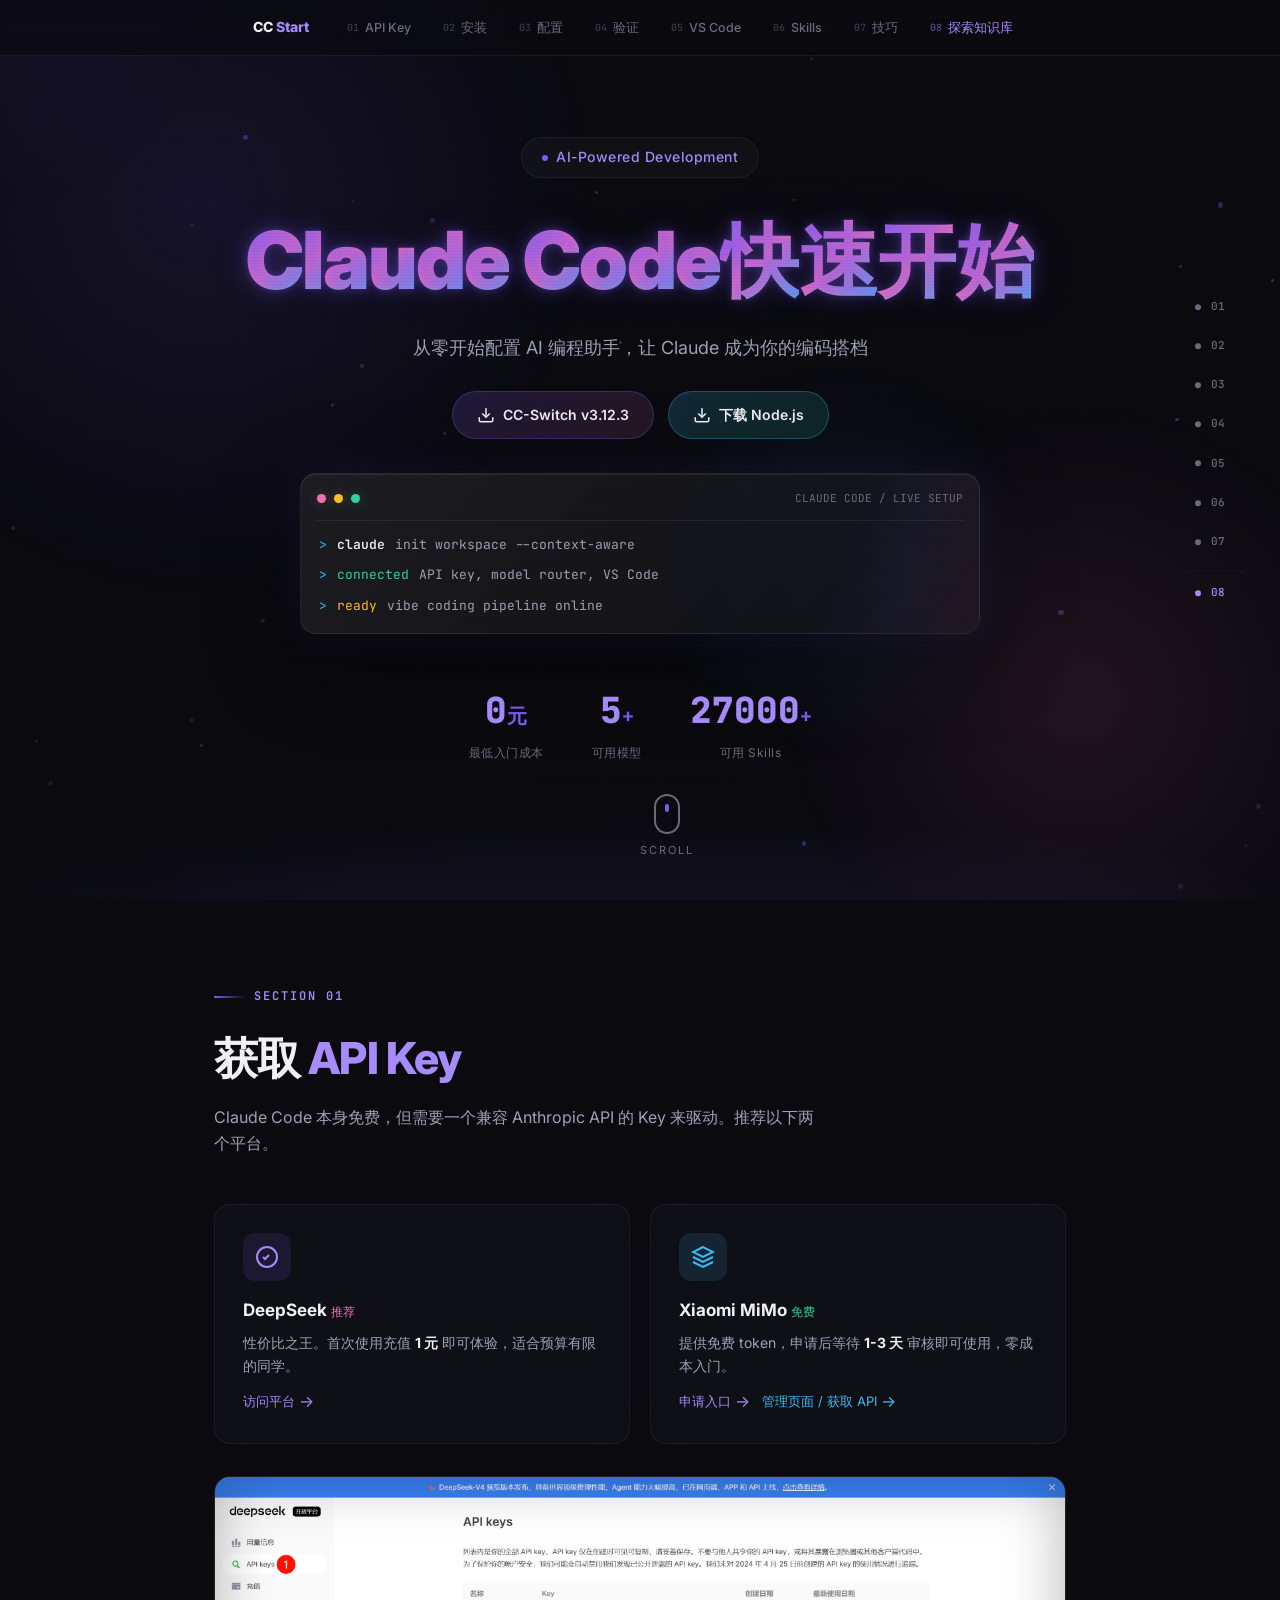
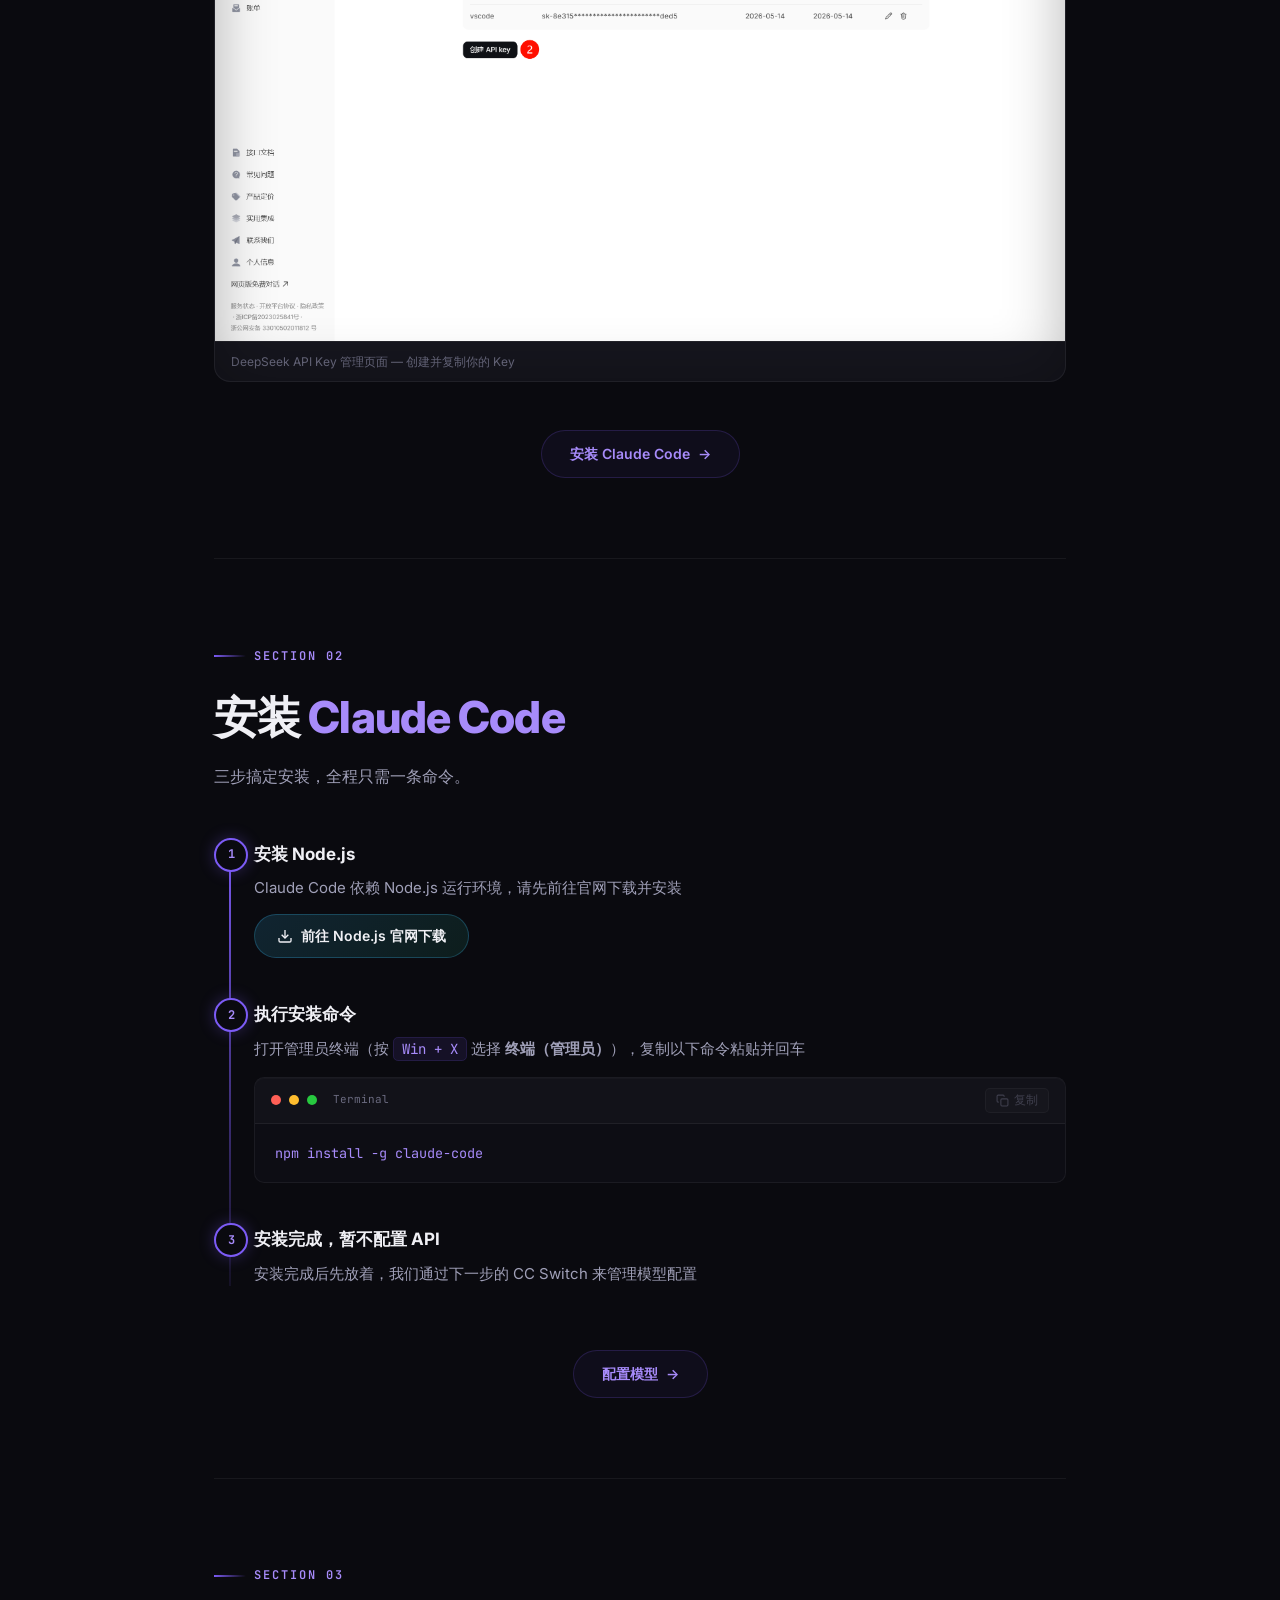
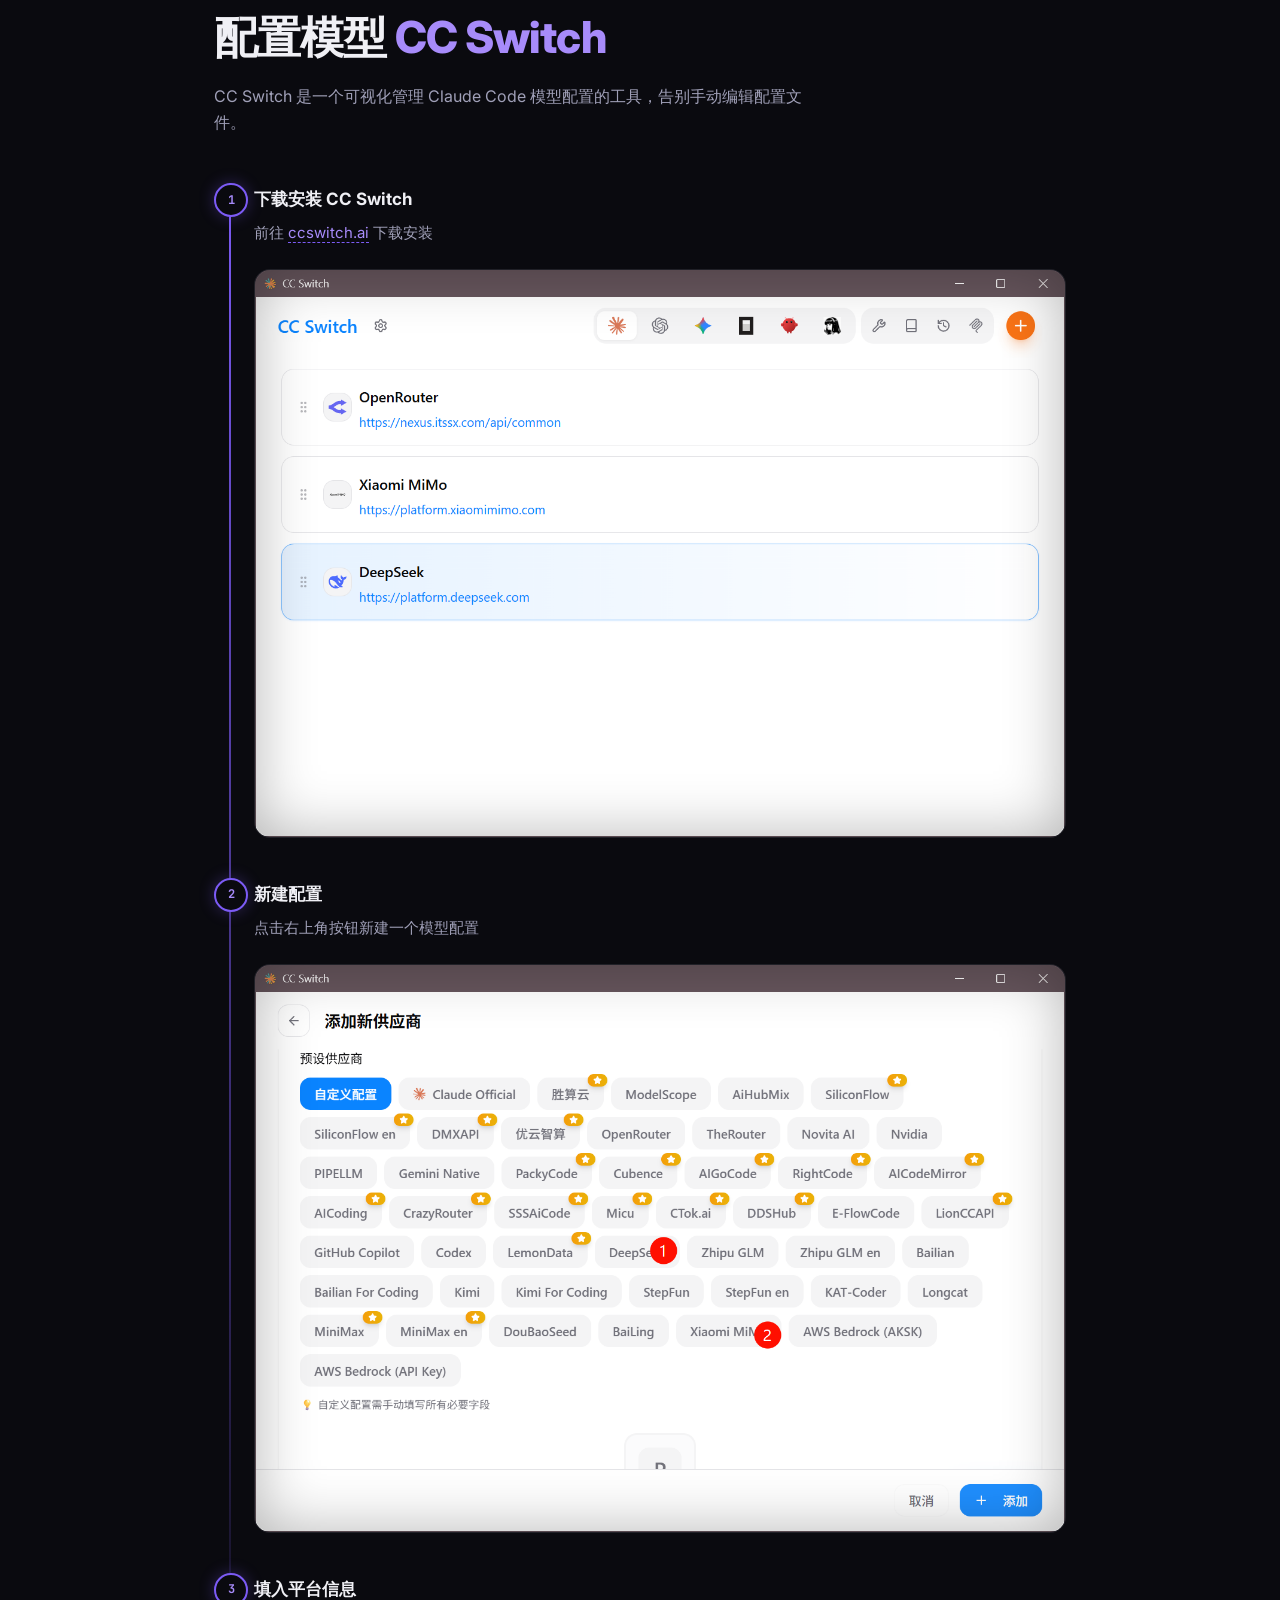
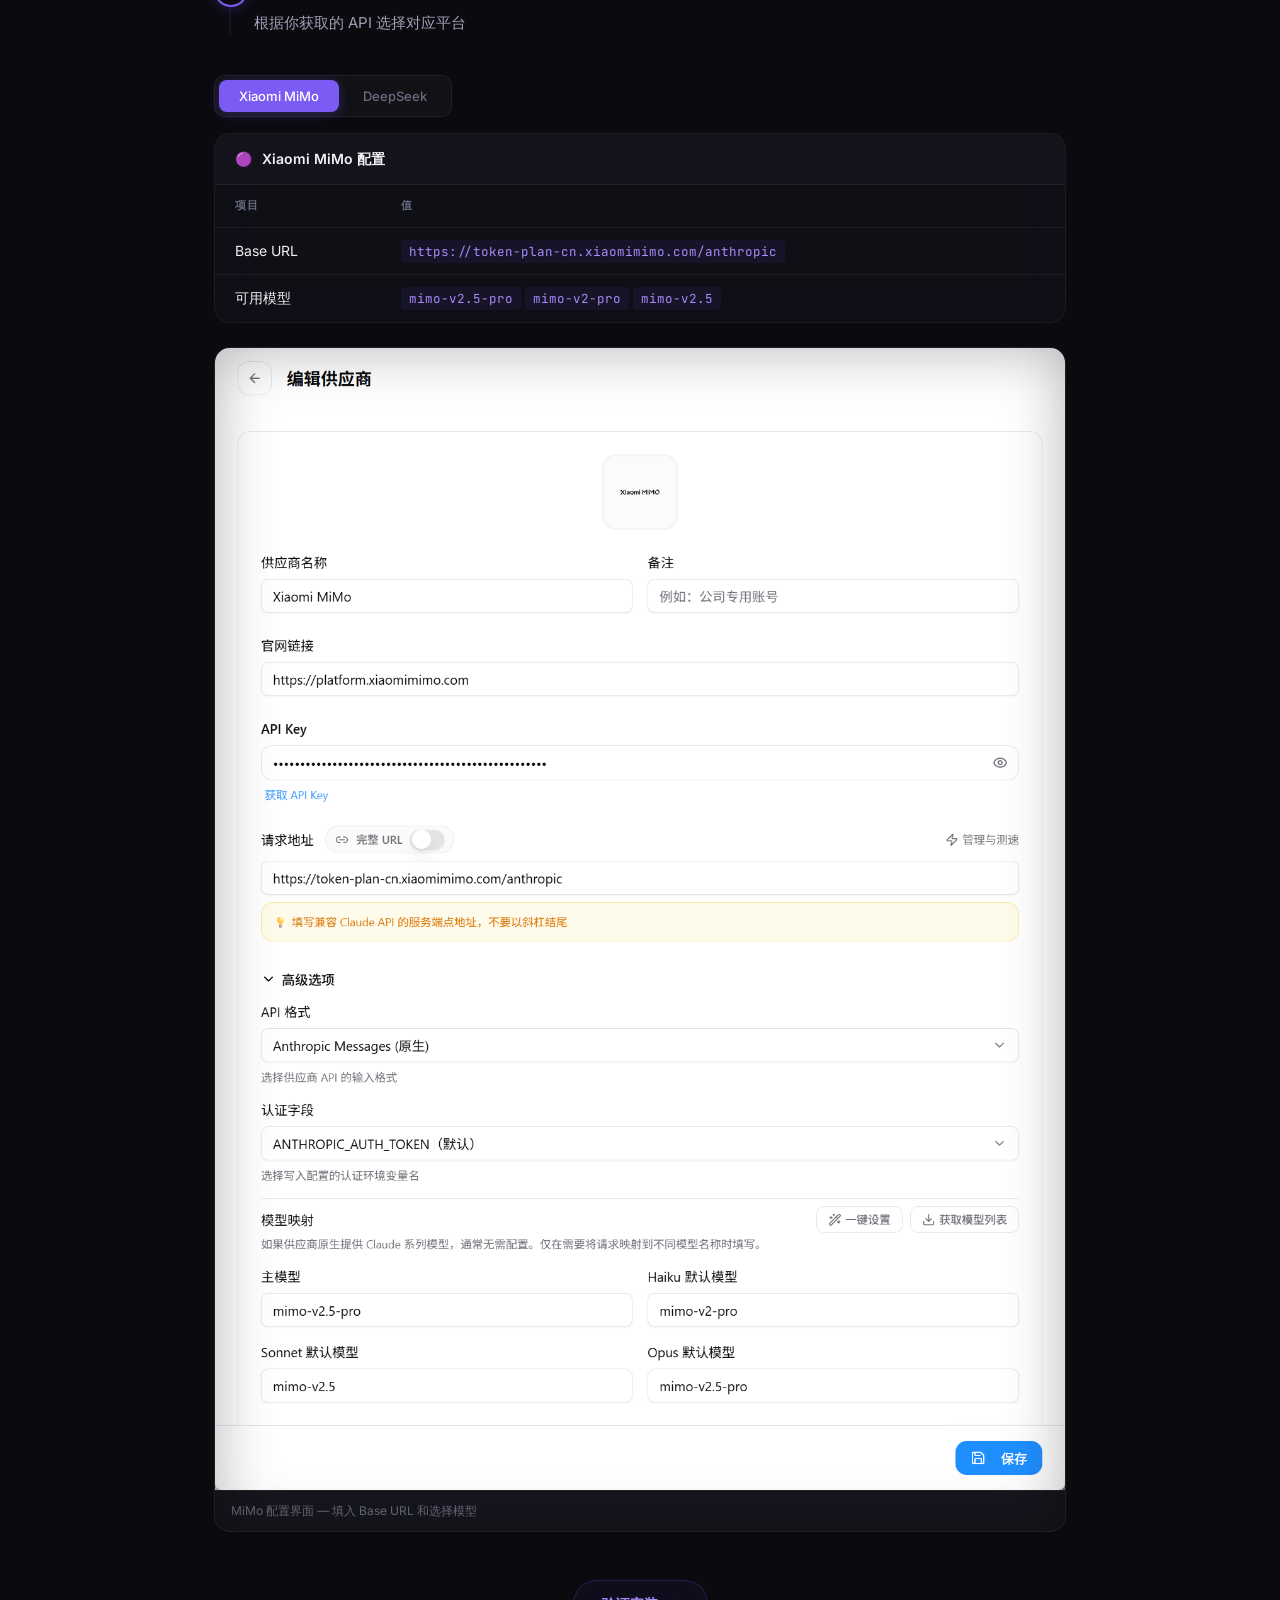
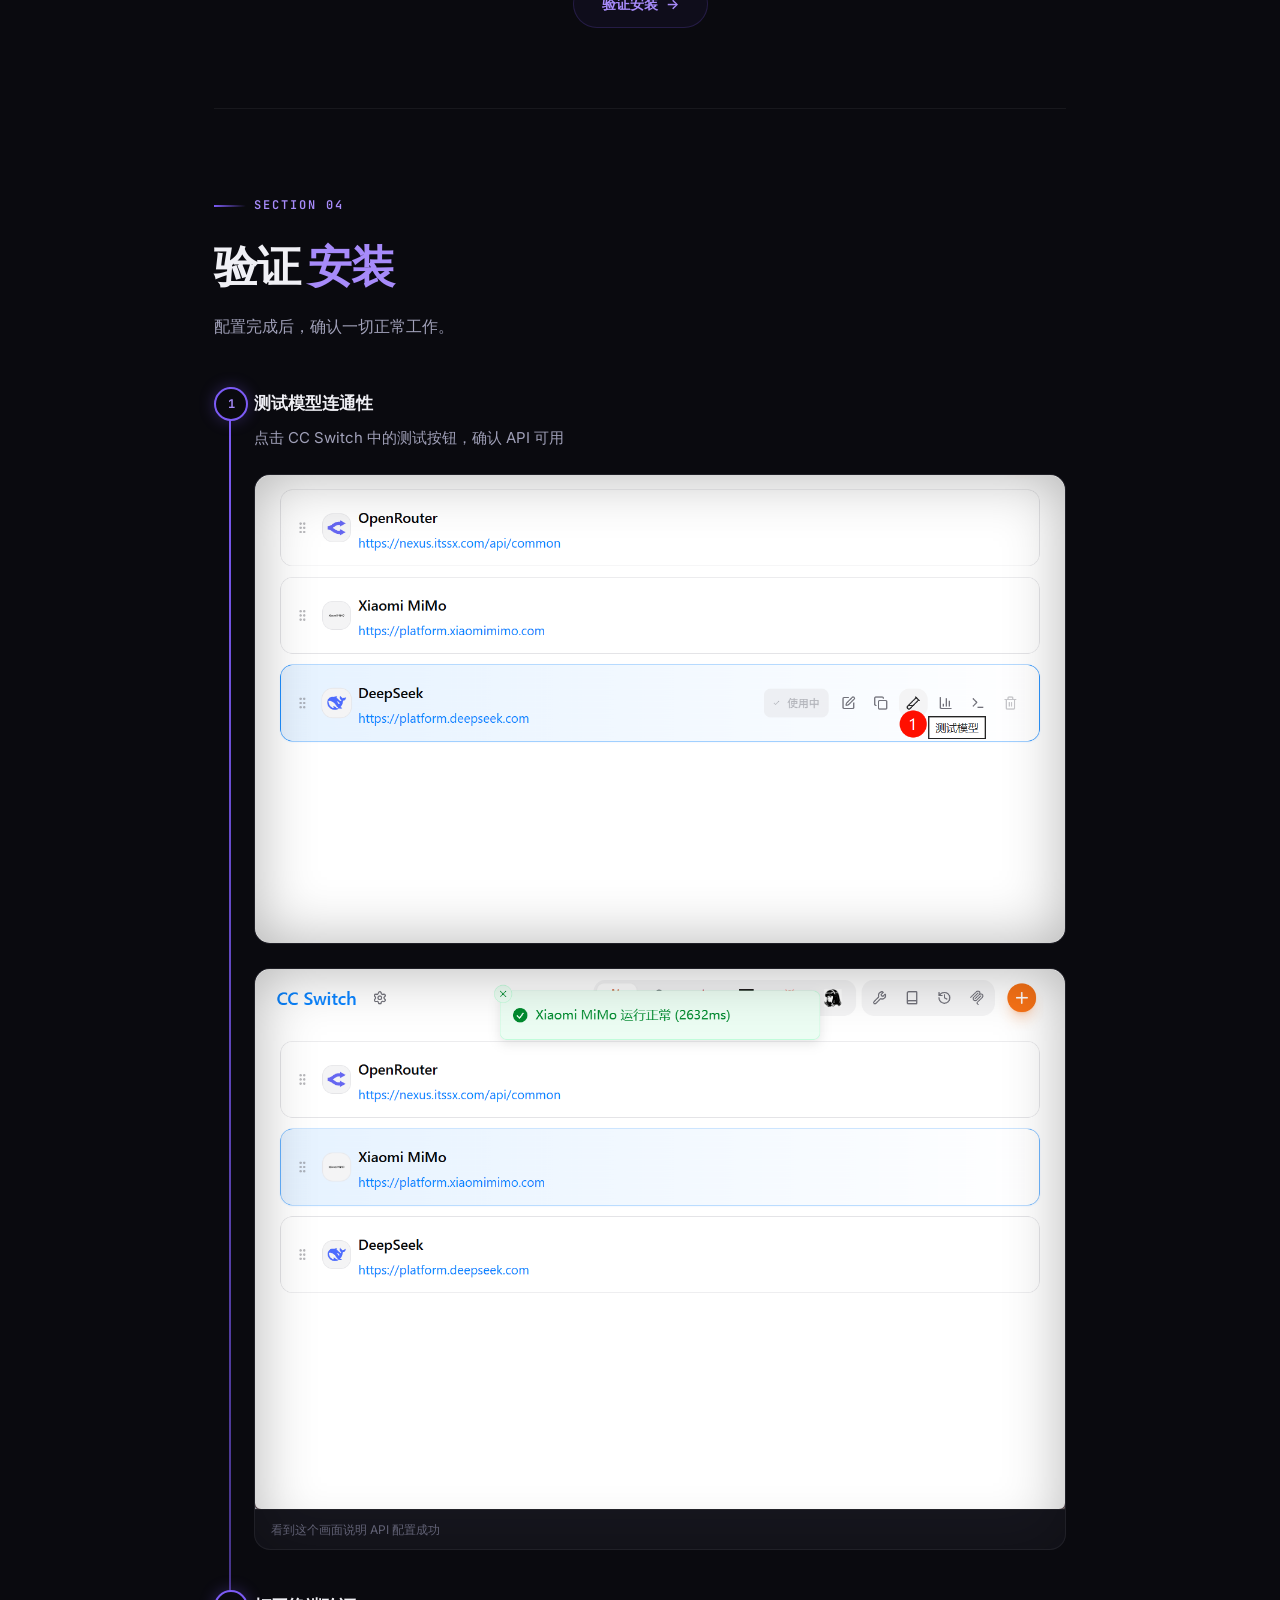
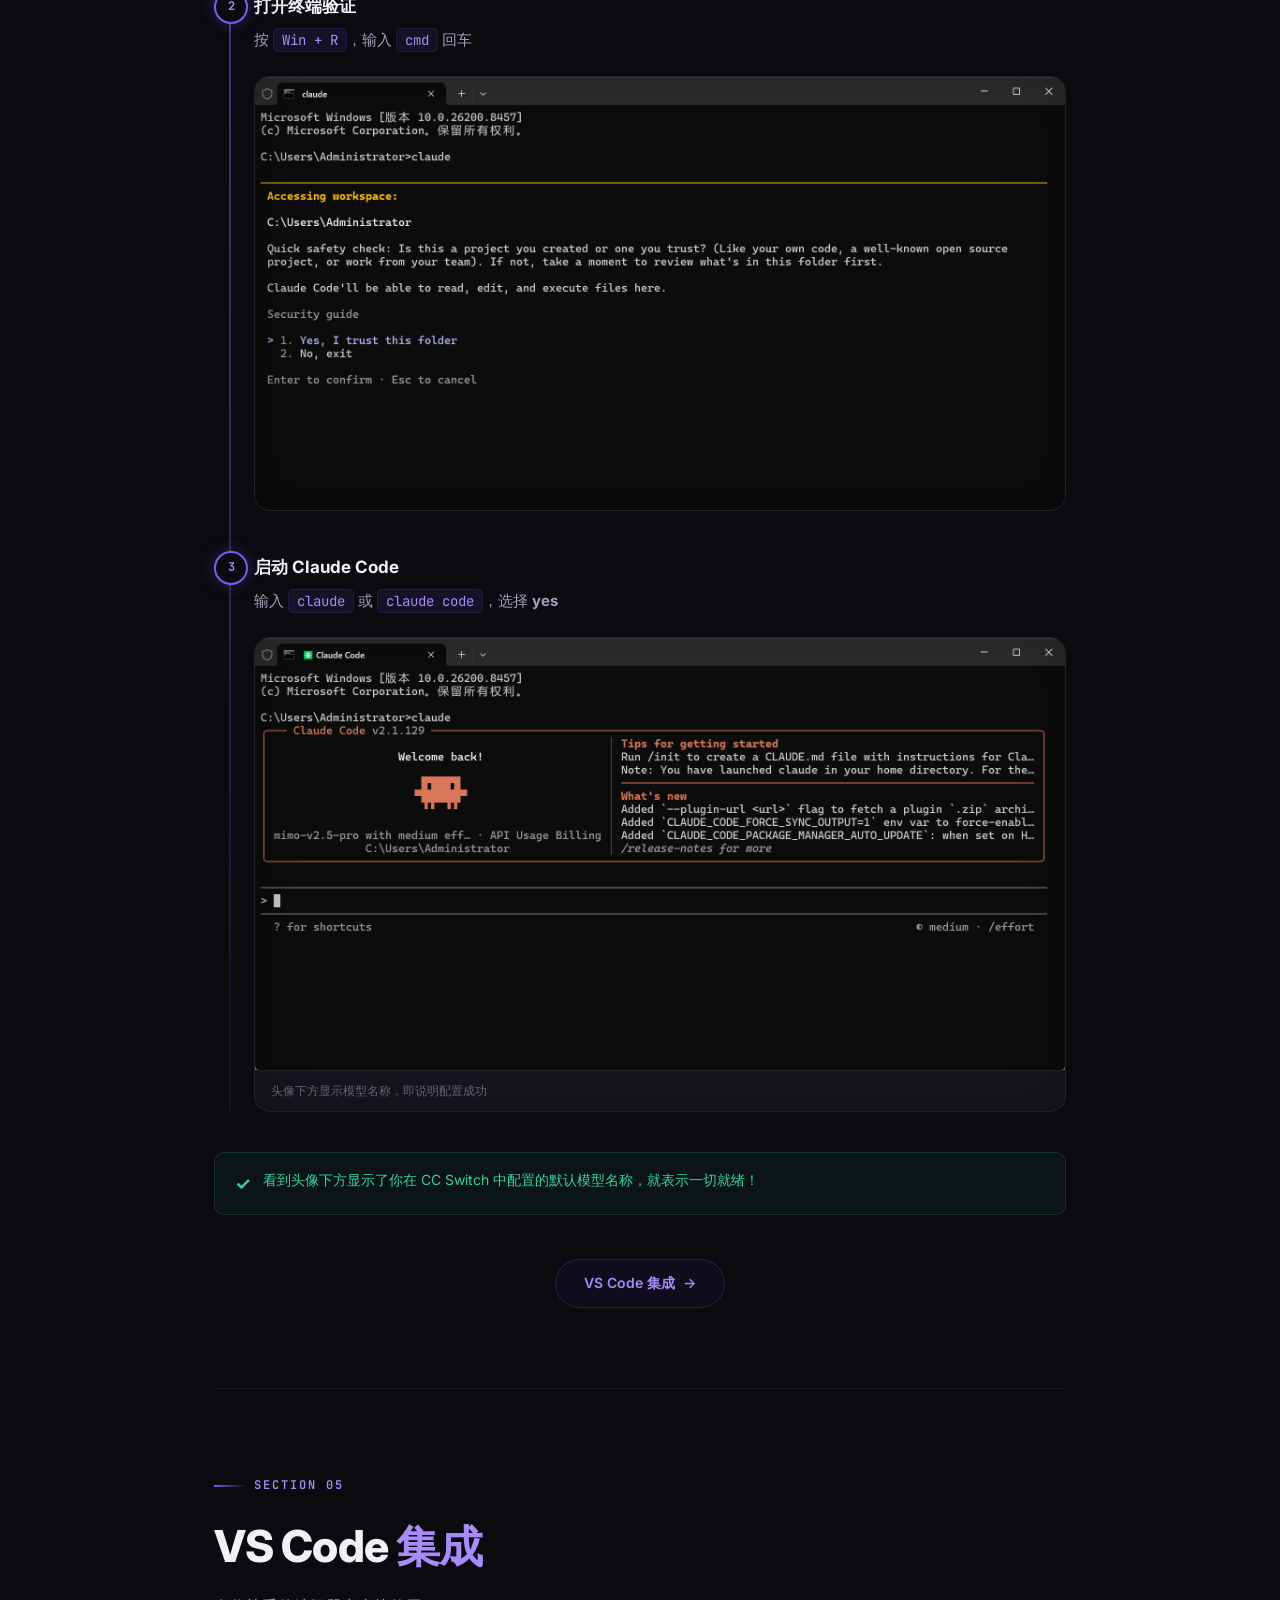
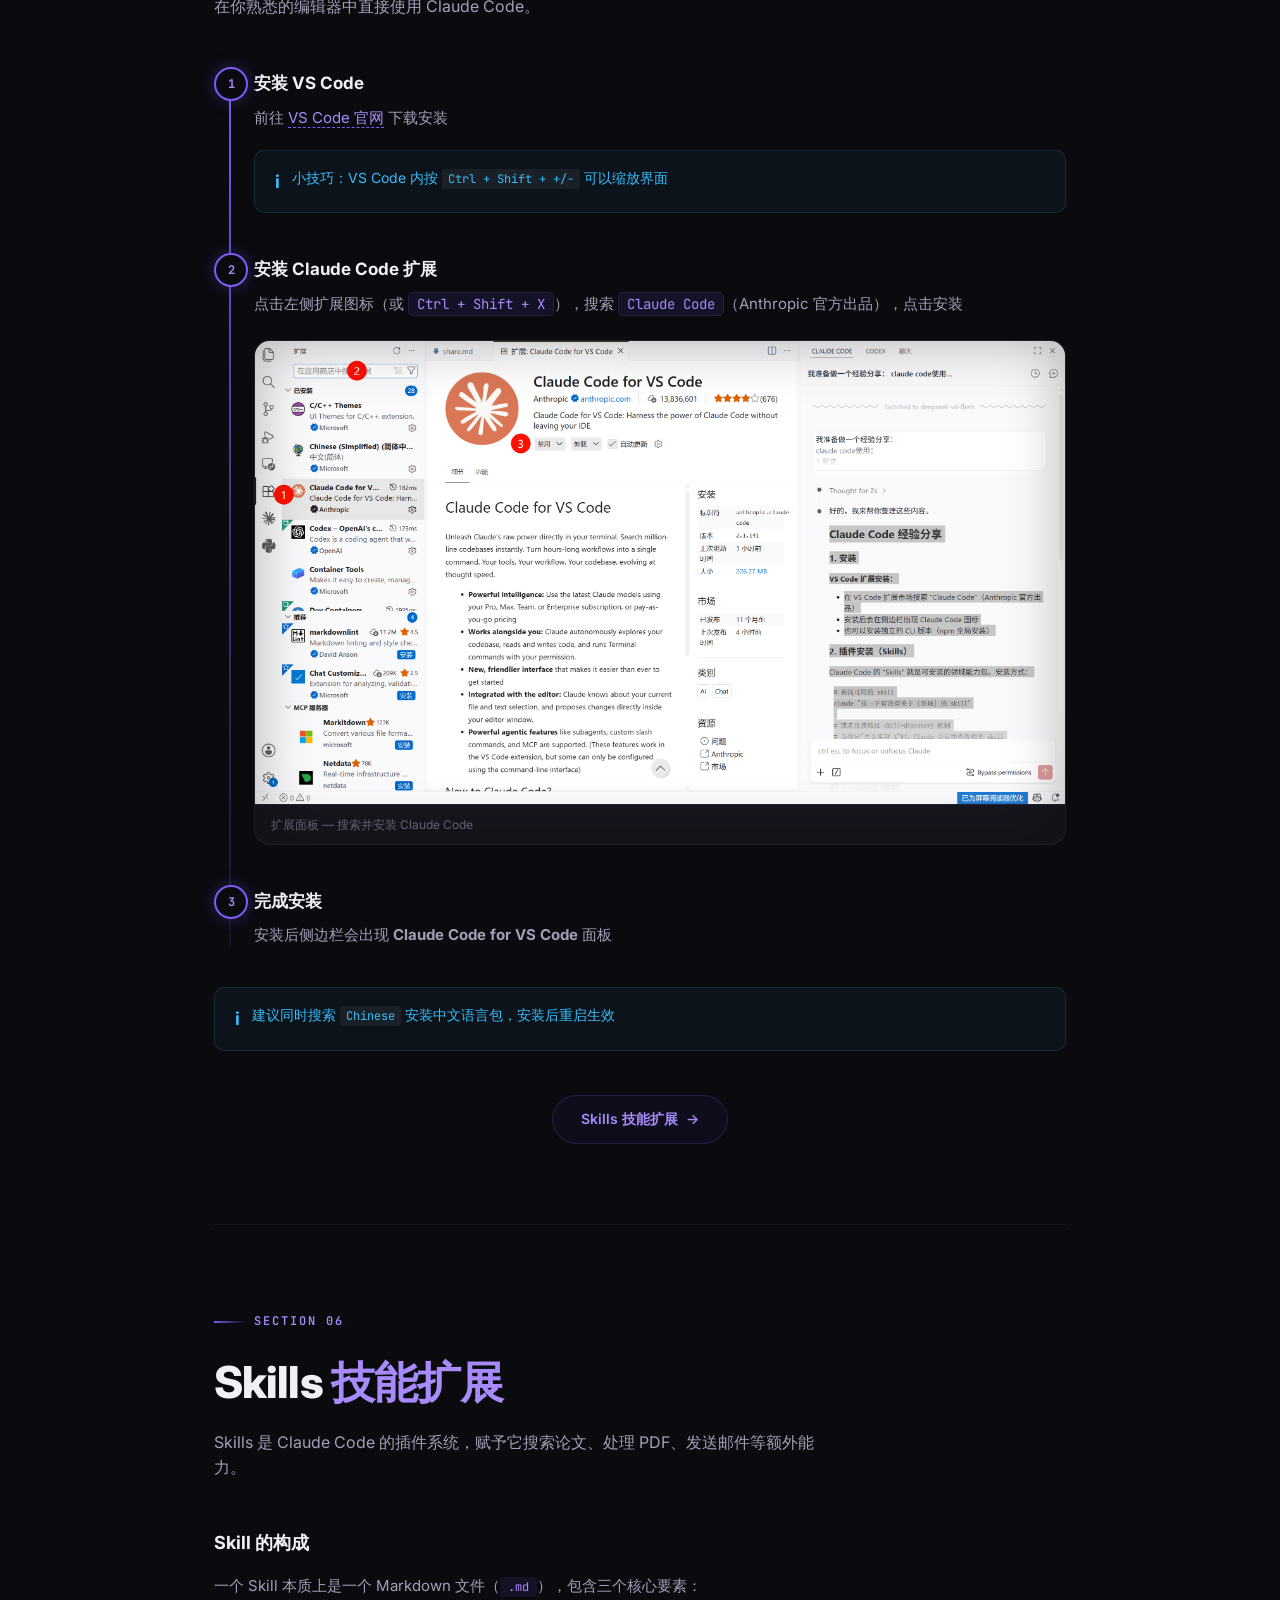
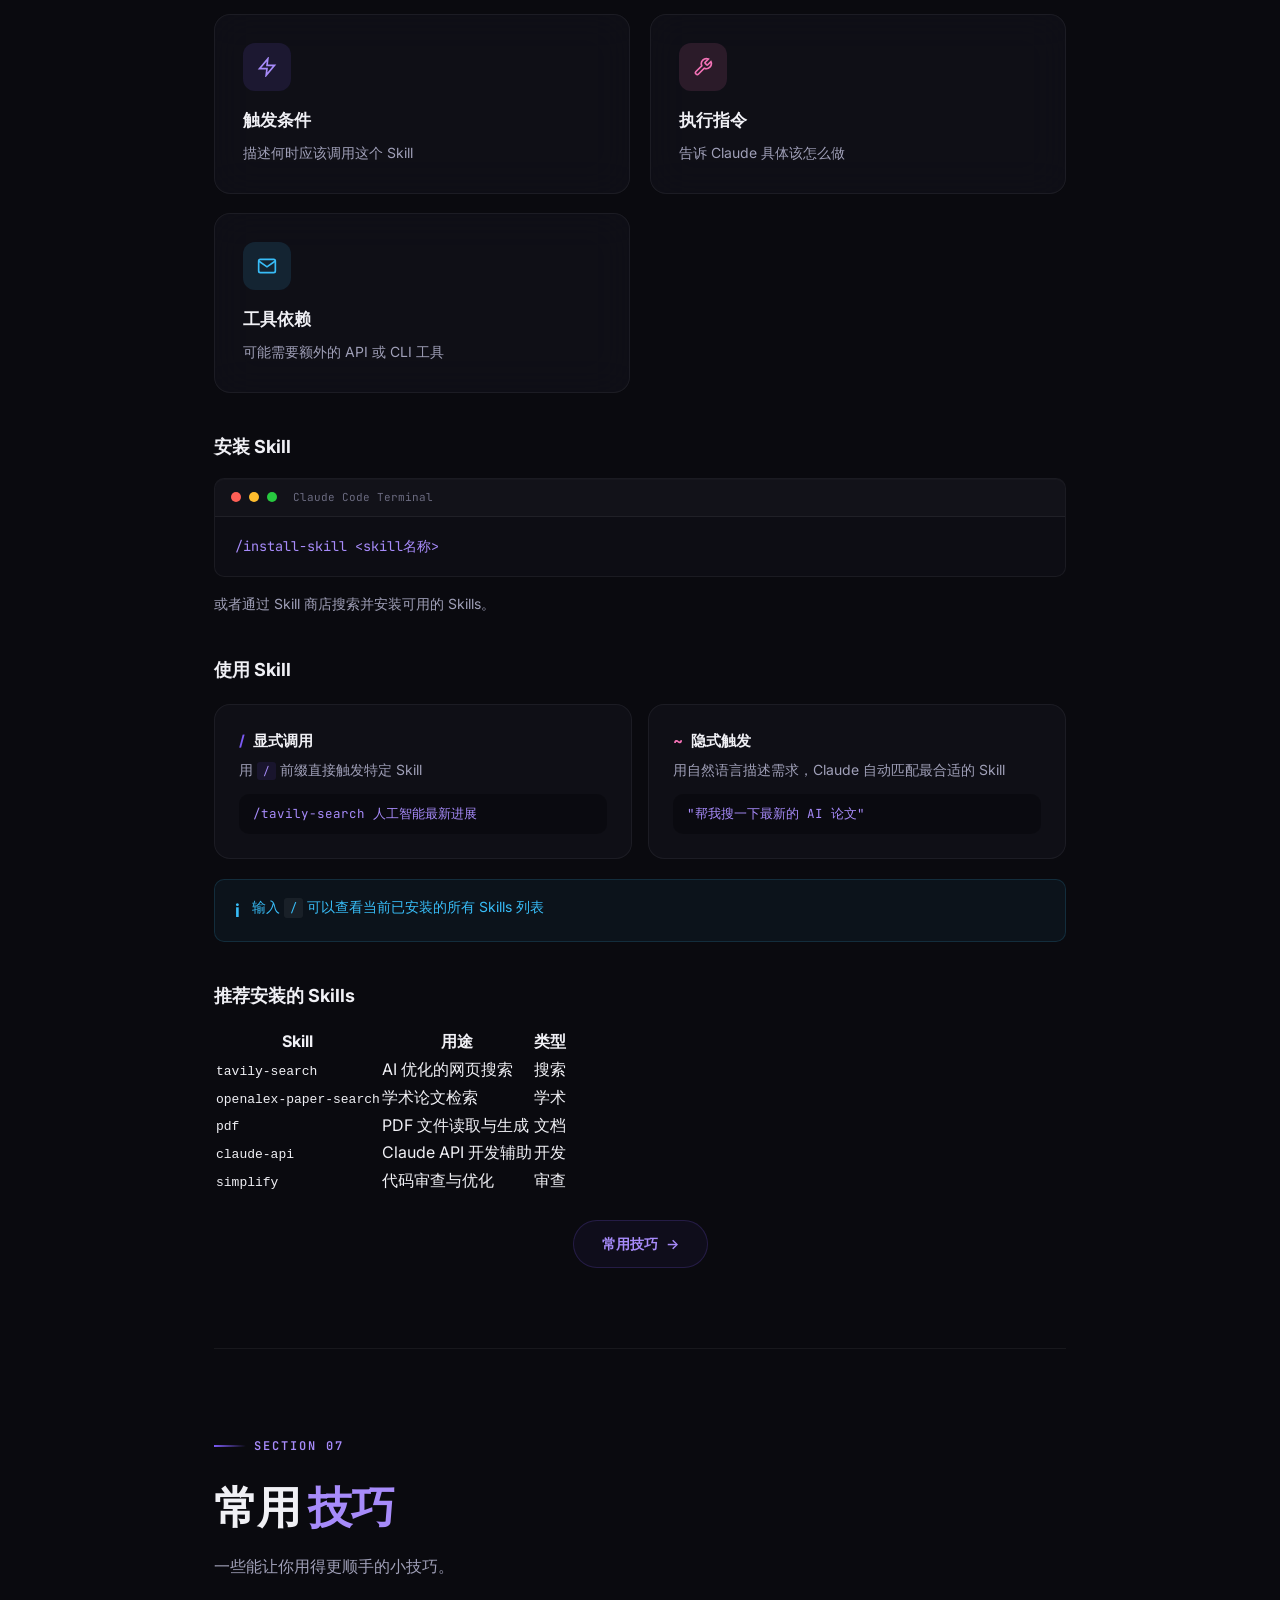
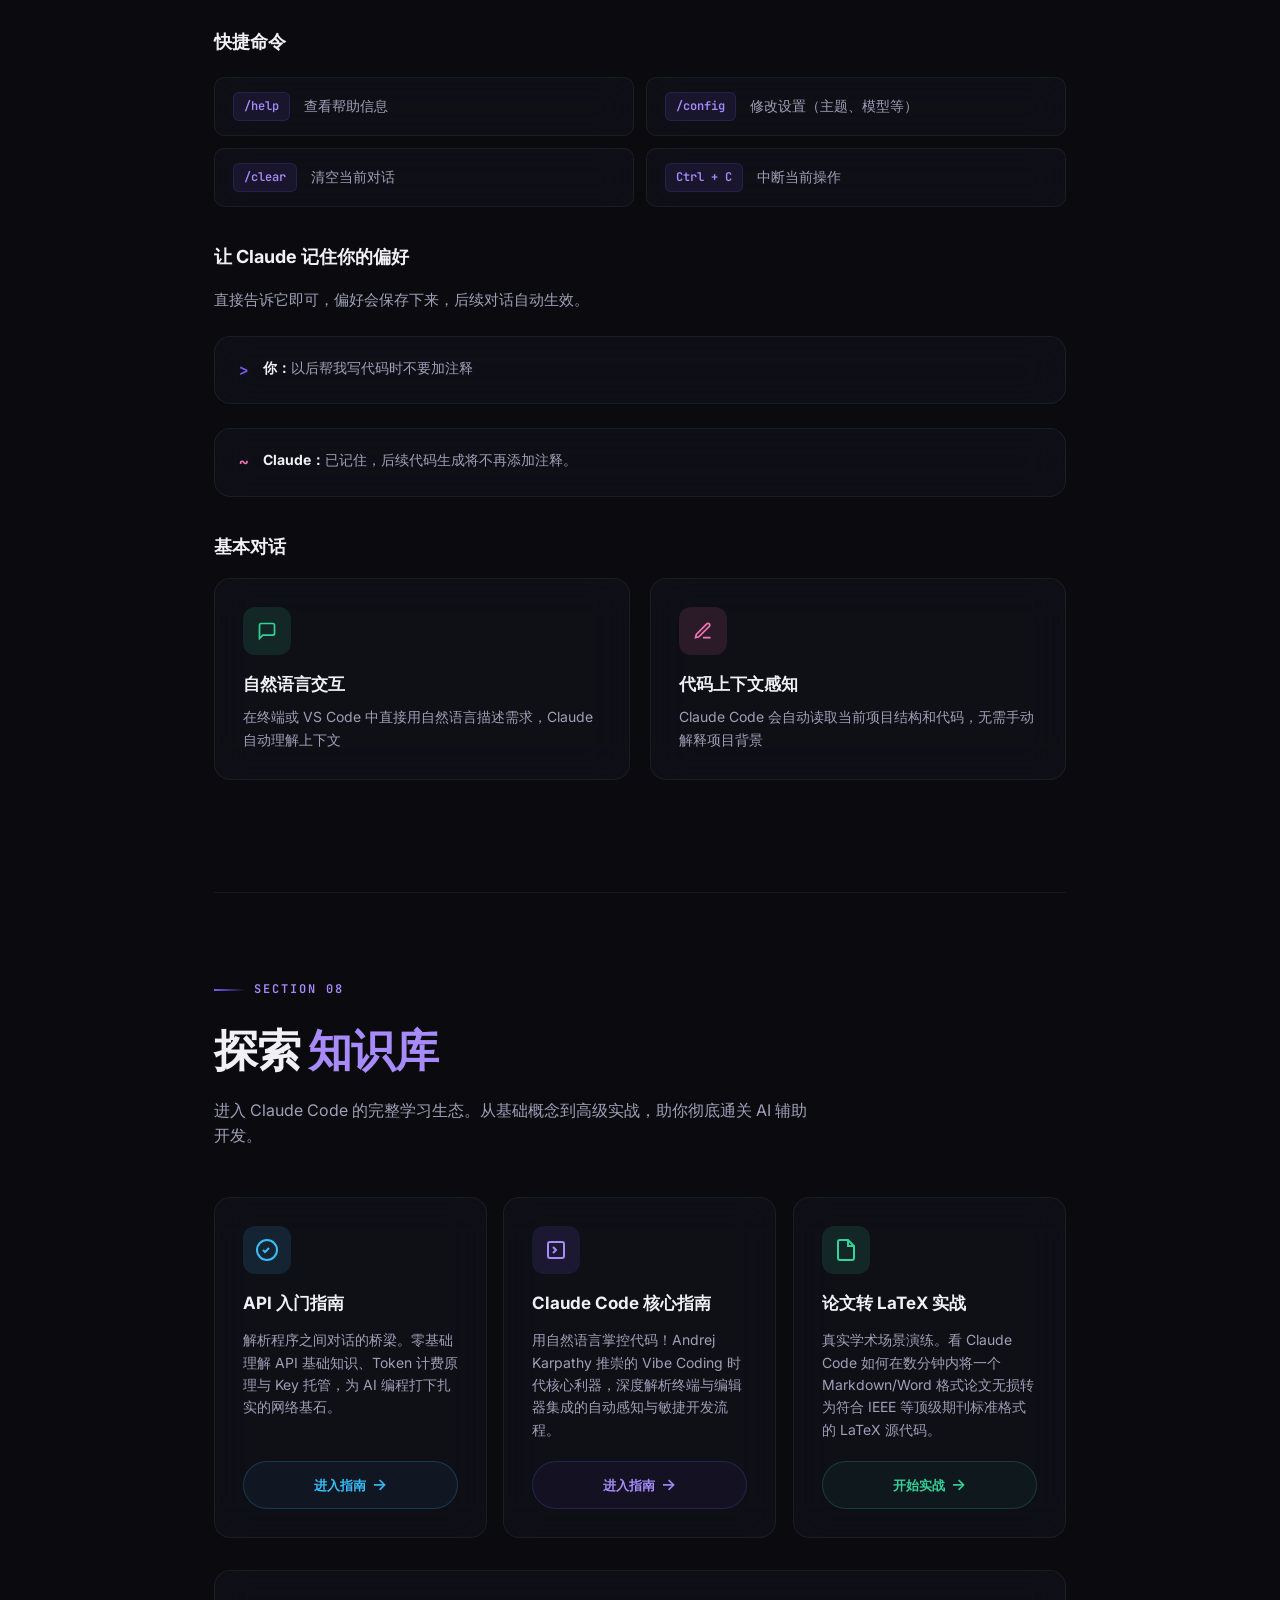
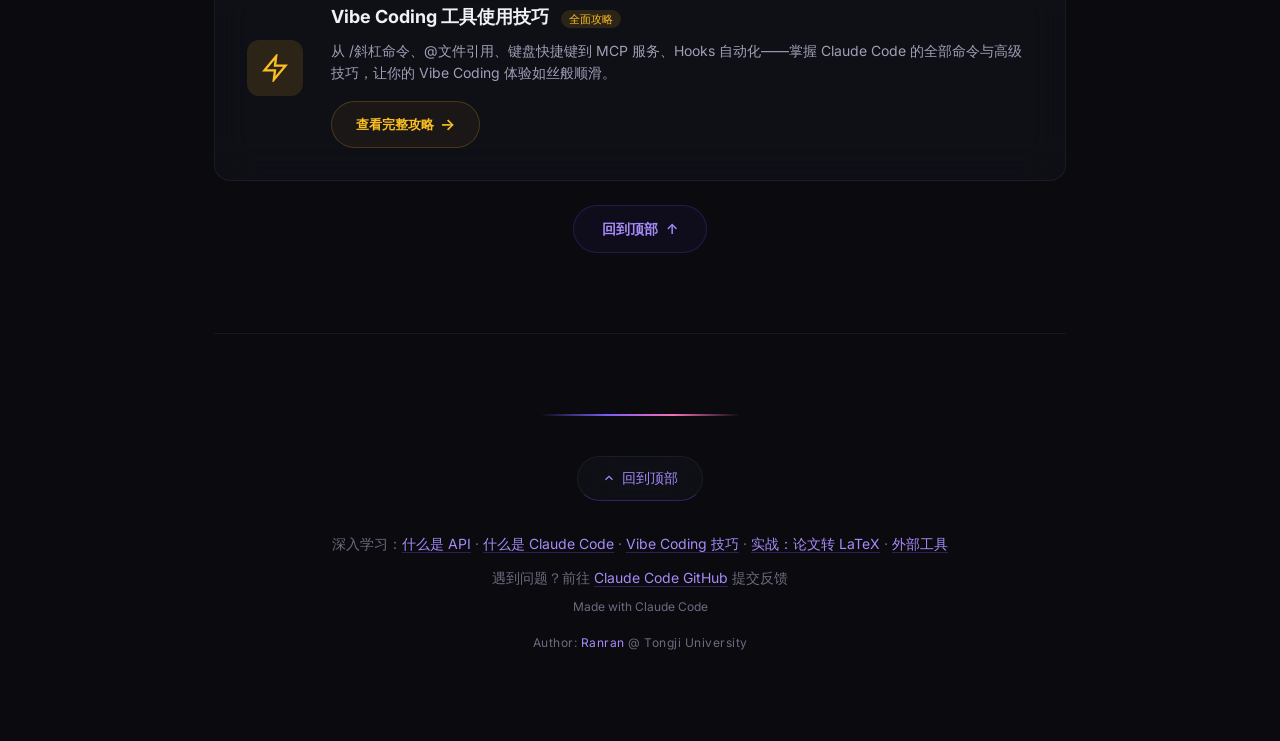
<file: pages/guide.html>
﻿<!DOCTYPE html>
<html lang="zh-CN">
<head>
<meta charset="UTF-8">
<meta name="viewport" content="width=device-width, initial-scale=1.0">
<title>Claude Code 快速开始</title>
<link rel="stylesheet" href="../css/common.css">
<style>

/* ===== Hero 特殊样式 ===== */
.hero h1 .gradient-text {
  color: var(--accent-light);
  text-shadow: 0 0 7px var(--accent-glow), 0 0 20px var(--accent-glow), 0 0 42px rgba(124, 91, 245, 0.15);
  animation: neon-breathe 3s ease-in-out infinite;
}
.hero-downloads a:hover {
  transform: translateY(-2px);
  box-shadow: 0 8px 30px rgba(124, 91, 245, 0.2);
  border-color: rgba(124, 91, 245, 0.5);
}
.hero-downloads a:nth-child(2):hover {
  box-shadow: 0 8px 30px rgba(56, 189, 248, 0.2);
  border-color: rgba(56, 189, 248, 0.5);
}
.hero-command-deck {
  width: min(680px, 100%); margin-top: 34px; padding: 14px;
  border: 1px solid rgba(255,255,255,0.08); border-radius: var(--radius);
  background: linear-gradient(135deg, rgba(255,255,255,0.08), rgba(255,255,255,0.02)), rgba(10, 10, 15, 0.72);
  box-shadow: 0 24px 90px rgba(0,0,0,0.38), 0 0 42px rgba(124,91,245,0.12), inset 0 1px 0 rgba(255,255,255,0.08);
  backdrop-filter: blur(24px) saturate(1.35);
  opacity: 0; transform: translateY(18px);
  animation: fadeInUp 0.8s ease forwards 0.9s;
}
.hero-command-deck > * { position: relative; z-index: 2; }
.command-topbar {
  display: flex; align-items: center; gap: 8px;
  padding: 2px 2px 12px; border-bottom: 1px solid rgba(255,255,255,0.06);
}
.command-topbar span {
  width: 9px; height: 9px; border-radius: 50%;
  background: var(--accent-secondary); box-shadow: 0 0 12px rgba(244,114,182,0.36);
}
.command-topbar span:nth-child(2) { background: var(--accent-amber); box-shadow: 0 0 12px rgba(251,191,36,0.3); }
.command-topbar span:nth-child(3) { background: var(--accent-green); box-shadow: 0 0 12px rgba(52,211,153,0.3); }
.command-label {
  margin-left: auto; font-family: 'JetBrains Mono', monospace;
  font-size: 11px; color: var(--text-muted); letter-spacing: 0;
}
.command-lines { display: grid; gap: 10px; padding: 14px 4px 2px; text-align: left; }
.command-line {
  display: flex; align-items: center; gap: 10px;
  font-family: 'JetBrains Mono', monospace; font-size: clamp(11px, 2vw, 13px);
  color: var(--text-secondary); white-space: nowrap; overflow: hidden;
}
.command-line::before {
  content: '>'; color: var(--accent-tertiary);
  text-shadow: 0 0 12px rgba(56,189,248,0.45);
}
.command-line strong { color: var(--text-primary); font-weight: 600; }
.command-line .ok { color: var(--accent-green); }
.command-line .warn { color: var(--accent-amber); }
.animated-line {
  position: absolute; height: 1px;
  background: linear-gradient(90deg, transparent, var(--accent-glow), transparent);
  animation: line-sweep 4s ease-in-out infinite;
}
@keyframes line-sweep {
  0% { transform: translateX(-100%); opacity: 0; }
  50% { opacity: 1; }
  100% { transform: translateX(200%); opacity: 0; }
}
.tab-group {
  display: flex; gap: 4px; background: rgba(255,255,255,0.03);
  border: 1px solid var(--border); border-radius: var(--radius-sm);
  padding: 4px; margin: 16px 0; width: fit-content;
}
.tab-btn {
  padding: 8px 20px; border: none; background: transparent;
  color: var(--text-muted); font-family: 'Inter', sans-serif;
  font-size: 13px; font-weight: 500; border-radius: 8px;
  cursor: pointer; transition: all 0.3s ease;
}
.tab-btn:hover { color: var(--text-secondary); }
.tab-btn.active {
  background: var(--accent); color: white;
  box-shadow: 0 2px 12px var(--accent-glow);
}
.tab-content { display: none; }
.tab-content.active { display: block; animation: fadeInUp 0.5s ease; }
@keyframes stamp {
  0% { transform: scale(3) rotate(-15deg); opacity: 0; }
  60% { transform: scale(1) rotate(0deg); opacity: 1; }
  80% { transform: scale(1.05); }
  100% { transform: scale(1); }
}
.typewriter {
  overflow: hidden; white-space: nowrap;
  border-right: 2px solid var(--accent);
  animation: typing 2s steps(30) forwards, blink-caret 0.75s step-end infinite;
  width: 0; display: inline-block;
}
.typewriter.active { width: auto; }
@keyframes typing { from { width: 0; } to { width: 100%; } }
@keyframes blink-caret { from, to { border-color: transparent; } 50% { border-color: var(--accent); } }
.screenshot-wrap {
  margin: 24px 0;
  border-radius: var(--radius);
  overflow: hidden;
  border: 1px solid var(--border);
  background: var(--bg-secondary);
  transition: all 0.4s ease;
  position: relative;
}
.screenshot-wrap::after {
  content: '';
  position: absolute;
  inset: 0;
  border-radius: var(--radius);
  box-shadow: inset 0 0 60px rgba(0,0,0,0.3);
  pointer-events: none;
}
.screenshot-wrap img {
  width: 100%;
  display: block;
  transition: transform 0.6s cubic-bezier(0.16, 1, 0.3, 1);
}
.screenshot-wrap:hover img {
  transform: scale(1.03);
}
.screenshot-wrap::before {
  content: '';
  position: absolute;
  inset: 0;
  border-radius: var(--radius);
  background: radial-gradient(600px circle at var(--mx, 50%) var(--my, 50%), rgba(124,91,245,0.1), transparent 40%);
  pointer-events: none;
  z-index: 1;
  opacity: 0;
  transition: opacity 0.4s ease;
}
.screenshot-wrap:hover::before { opacity: 1; }
.screenshot-wrap:hover::after {
  box-shadow:
    inset 0 0 60px rgba(0,0,0,0.3),
    inset 0 0 30px rgba(124, 91, 245, 0.08);
}
.screenshot-caption {
  padding: 10px 16px;
  font-size: 12px;
  color: var(--text-muted);
  border-top: 1px solid var(--border);
  background: rgba(255,255,255,0.015);
}
@media (max-width: 640px) {
  .hero-command-deck { margin-top: 28px; padding: 12px; border-radius: var(--radius-sm); }
  .command-line { white-space: normal; }
}

/* ===== 复制按钮 ===== */
.copy-btn-icon {
  display: inline-flex; align-items: center; gap: 5px;
  padding: 3px 10px; border: 1px solid rgba(255,255,255,0.08);
  border-radius: 5px; background: rgba(255,255,255,0.04);
  color: var(--text-muted); font-size: 12px; font-family: 'Inter', sans-serif;
  cursor: pointer; transition: all 0.25s ease; opacity: 0.5;
  flex-shrink: 0;
}
.code-header:hover .copy-btn-icon { opacity: 1; }
.copy-btn-icon:hover {
  background: rgba(124,91,245,0.12); border-color: rgba(124,91,245,0.25);
  color: var(--accent-light); opacity: 1;
}
.copy-btn-icon.copied {
  background: rgba(52,211,153,0.12); border-color: rgba(52,211,153,0.25);
  color: var(--accent-green); opacity: 1;
}

</style>
</head>
<body>

<!-- 顶部导航栏 -->
<nav class="top-nav" id="topNav">
  <span class="nav-brand">CC <span class="accent">Start</span></span>
  <a href="#api-key"><span class="num">01</span>API Key</a>
  <a href="#install"><span class="num">02</span>安装</a>
  <a href="#config"><span class="num">03</span>配置</a>
  <a href="#verify"><span class="num">04</span>验证</a>
  <a href="#vscode"><span class="num">05</span>VS Code</a>
  <a href="#skills"><span class="num">06</span>Skills</a>
  <a href="#tips"><span class="num">07</span>技巧</a>
  <a href="#explore" style="color:var(--accent-light);"><span class="num">08</span>探索知识库</a>
</nav>

<!-- 全局背景 -->
<div class="global-bg">
  <div class="signal-field"></div>
  <div class="orb"></div>
  <div class="cyber-tunnel"></div>
</div>
<div class="grid-bg"></div>
<div class="cursor-glow" id="cursorGlow"></div>
<div class="crt-overlay"></div>
<div class="scroll-scanline" id="scrollScanline"></div>

<!-- 侧边导航 -->
<nav class="toc" id="toc">
  <a href="#api-key" data-section="api-key"><span class="dot"></span><span class="num">01</span><span class="label">API Key</span></a>
  <a href="#install" data-section="install"><span class="dot"></span><span class="num">02</span><span class="label">安装</span></a>
  <a href="#config" data-section="config"><span class="dot"></span><span class="num">03</span><span class="label">配置</span></a>
  <a href="#verify" data-section="verify"><span class="dot"></span><span class="num">04</span><span class="label">验证</span></a>
  <a href="#vscode" data-section="vscode"><span class="dot"></span><span class="num">05</span><span class="label">VS Code</span></a>
  <a href="#skills" data-section="skills"><span class="dot"></span><span class="num">06</span><span class="label">Skills</span></a>
  <a href="#tips" data-section="tips"><span class="dot"></span><span class="num">07</span><span class="label">技巧</span></a>
  <a href="#explore" data-section="explore" style="border-top:1px solid var(--border);padding-top:12px;margin-top:6px;"><span class="dot" style="background:var(--accent-light);"></span><span class="num" style="color:var(--accent-light);">08</span><span class="label">探索知识库</span></a>
</nav>

<!-- Hero -->
<section class="hero" id="hero">
  <div class="hero-badge electric-pulse">AI-Powered Development</div>
  <h1><span class="glitch-text" data-text="Claude Code">Claude Code</span><br><span class="gradient-text hero-title-accent neon-text">快速开始</span></h1>
  <p class="hero-subtitle">从零开始配置 AI 编程助手，让 Claude 成为你的编码搭档</p>
  <div class="hero-downloads" style="display:flex;gap:14px;margin-top:28px;flex-wrap:wrap;justify-content:center;opacity:0;animation:fadeInUp 0.8s ease forwards 0.75s;">
    <a href="https://github.com/ranranxuejie/AGENT/raw/main/assets/setup/CC-Switch-v3.12.3-Windows.msi" target="_blank" style="display:inline-flex;align-items:center;gap:8px;padding:12px 24px;border-radius:100px;background:linear-gradient(135deg,rgba(124,91,245,0.18),rgba(244,114,182,0.12));border:1px solid rgba(124,91,245,0.3);color:var(--text-primary);font-size:14px;font-weight:600;text-decoration:none;transition:all 0.3s ease;backdrop-filter:blur(20px);">
      <svg width="18" height="18" viewBox="0 0 24 24" fill="none" stroke="currentColor" stroke-width="2"><path d="M21 15v4a2 2 0 0 1-2 2H5a2 2 0 0 1-2-2v-4"/><polyline points="7 10 12 15 17 10"/><line x1="12" y1="15" x2="12" y2="3"/></svg>
      CC-Switch v3.12.3
    </a>
    <a href="https://nodejs.org/zh-cn" target="_blank" style="display:inline-flex;align-items:center;gap:8px;padding:12px 24px;border-radius:100px;background:linear-gradient(135deg,rgba(56,189,248,0.18),rgba(52,211,153,0.12));border:1px solid rgba(56,189,248,0.3);color:var(--text-primary);font-size:14px;font-weight:600;text-decoration:none;transition:all 0.3s ease;backdrop-filter:blur(20px);">
      <svg width="18" height="18" viewBox="0 0 24 24" fill="none" stroke="currentColor" stroke-width="2"><path d="M21 15v4a2 2 0 0 1-2 2H5a2 2 0 0 1-2-2v-4"/><polyline points="7 10 12 15 17 10"/><line x1="12" y1="15" x2="12" y2="3"/></svg>
      下载 Node.js
    </a>
  </div>
  <div class="hero-command-deck holo-shimmer">
    <div class="command-topbar">
      <span></span><span></span><span></span>
      <div class="command-label">CLAUDE CODE / LIVE SETUP</div>
    </div>
    <div class="command-lines">
      <div class="command-line"><strong>claude</strong> init workspace --context-aware</div>
      <div class="command-line"><span class="ok">connected</span> API key, model router, VS Code</div>
      <div class="command-line"><span class="warn">ready</span> vibe coding pipeline online</div>
    </div>
  </div>
  <div class="scroll-indicator">
    <div class="mouse"></div>
    <span style="font-size:11px;color:var(--text-muted);letter-spacing:2px;">SCROLL</span>
  </div>
</section>

<div class="container">

<!-- 1. 获取 API Key -->
<section id="api-key">
  <div class="fade-in">
    <div class="section-label"><span class="line"></span> SECTION 01</div>
    <h2><span class="glitch-text" data-text="获取">获取</span> <span class="accent">API Key</span></h2>
    <p class="section-desc">Claude Code 本身免费，但需要一个兼容 Anthropic API 的 Key 来驱动。推荐以下两个平台。</p>
  </div>

  <div class="card-grid">
    <div class="card fade-in neon-border scan-beam">
      <div class="card-icon purple">
        <svg width="24" height="24" viewBox="0 0 24 24" fill="none" stroke="currentColor" stroke-width="2"><circle cx="12" cy="12" r="10"/><path d="M8 12l2 2 4-4"/></svg>
      </div>
      <h3>DeepSeek <span style="font-size:12px;color:var(--accent-secondary);font-weight:500;">推荐</span></h3>
      <p>性价比之王。首次使用充值 <strong style="color:var(--text-primary);">1 元</strong> 即可体验，适合预算有限的同学。</p>
      <a href="https://platform.deepseek.com/usage" target="_blank" style="display:inline-flex;align-items:center;gap:4px;margin-top:12px;font-size:13px;color:var(--accent-light);text-decoration:none;">访问平台 <span style="font-size:16px;">&rarr;</span></a>
    </div>
    <div class="card fade-in neon-border scan-beam">
      <div class="card-icon blue">
        <svg width="24" height="24" viewBox="0 0 24 24" fill="none" stroke="currentColor" stroke-width="2"><path d="M12 2L2 7l10 5 10-5-10-5z"/><path d="M2 17l10 5 10-5"/><path d="M2 12l10 5 10-5"/></svg>
      </div>
      <h3>Xiaomi MiMo <span style="font-size:12px;color:#34d399;font-weight:500;">免费</span></h3>
      <p>提供免费 token，申请后等待 <strong style="color:var(--text-primary);">1-3 天</strong> 审核即可使用，零成本入门。</p>
      <div style="margin-top:12px;display:flex;gap:12px;flex-wrap:wrap;">
        <a href="https://100t.xiaomimimo.com/" target="_blank" style="display:inline-flex;align-items:center;gap:4px;font-size:13px;color:var(--accent-light);text-decoration:none;">申请入口 <span style="font-size:16px;">&rarr;</span></a>
        <a href="https://platform.xiaomimimo.com/console/plan-manage" target="_blank" style="display:inline-flex;align-items:center;gap:4px;font-size:13px;color:var(--accent-tertiary);text-decoration:none;">管理页面 / 获取 API <span style="font-size:16px;">&rarr;</span></a>
      </div>
    </div>
  </div>

  <div class="screenshot-wrap fade-in holo-shimmer">
    <img src="../assets/images/1778728860503.png" alt="DeepSeek API Key 管理页面">
    <div class="screenshot-caption">DeepSeek API Key 管理页面 — 创建并复制你的 Key</div>
  </div>
  <div class="section-nav"><a href="#install" class="section-nav-next">安装 Claude Code <span class="arrow">&rarr;</span></a></div>
</section>

<!-- 2. 安装 Claude Code -->
<section id="install">
  <div class="fade-in">
    <div class="section-label"><span class="line"></span> SECTION 02</div>
    <h2><span class="glitch-text" data-text="安装">安装</span> <span class="accent">Claude Code</span></h2>
    <p class="section-desc">三步搞定安装，全程只需一条命令。</p>
  </div>

  <div class="steps">
    <div class="step" data-step="1">
      <div class="step-title">安装 Node.js</div>
      <div class="step-content">Claude Code 依赖 Node.js 运行环境，请先前往官网下载并安装</div>
      <div style="margin-top:14px;">
        <a href="https://nodejs.org/zh-cn" target="_blank" class="copy-btn" style="display:inline-flex;align-items:center;gap:8px;padding:10px 22px;border-radius:100px;background:linear-gradient(135deg,rgba(56,189,248,0.15),rgba(52,211,153,0.1));border:1px solid rgba(56,189,248,0.25);color:var(--text-primary);font-size:14px;font-weight:600;text-decoration:none;transition:all 0.3s ease;">
          <svg width="16" height="16" viewBox="0 0 24 24" fill="none" stroke="currentColor" stroke-width="2"><path d="M21 15v4a2 2 0 0 1-2 2H5a2 2 0 0 1-2-2v-4"/><polyline points="7 10 12 15 17 10"/><line x1="12" y1="15" x2="12" y2="3"/></svg>
          前往 Node.js 官网下载
        </a>
      </div>
    </div>
    <div class="step" data-step="2">
      <div class="step-title">执行安装命令</div>
      <div class="step-content">打开管理员终端（按 <code>Win + X</code> 选择 <strong>终端（管理员）</strong>），复制以下命令粘贴并回车</div>
      <div class="code-block" style="position:relative;">
        <div class="code-header">
          <span class="code-dot red"></span>
          <span class="code-dot yellow"></span>
          <span class="code-dot green"></span>
          <span class="code-lang">Terminal</span>
          <button class="copy-btn-icon" onclick="copyCommand(this, 'npm install -g claude-code')" title="复制命令" style="margin-left:auto;">
            <svg width="13" height="13" viewBox="0 0 24 24" fill="none" stroke="currentColor" stroke-width="2"><rect x="9" y="9" width="13" height="13" rx="2" ry="2"/><path d="M5 15H4a2 2 0 0 1-2-2V4a2 2 0 0 1 2-2h9a2 2 0 0 1 2 2v1"/></svg>
            <span>复制</span>
          </button>
        </div>
        <pre>npm install -g claude-code</pre>
      </div>
    </div>
    <div class="step" data-step="3">
      <div class="step-title">安装完成，暂不配置 API</div>
      <div class="step-content">安装完成后先放着，我们通过下一步的 CC Switch 来管理模型配置</div>
    </div>
  </div>
  <div class="section-nav"><a href="#config" class="section-nav-next">配置模型 <span class="arrow">&rarr;</span></a></div>
</section>

<!-- 3. 配置模型 -->
<section id="config">
  <div class="fade-in">
    <div class="section-label"><span class="line"></span> SECTION 03</div>
    <h2><span class="glitch-text" data-text="配置模型">配置模型</span> <span class="accent">CC Switch</span></h2>
    <p class="section-desc">CC Switch 是一个可视化管理 Claude Code 模型配置的工具，告别手动编辑配置文件。</p>
  </div>

  <div class="steps">
    <div class="step" data-step="1">
      <div class="step-title">下载安装 CC Switch</div>
      <div class="step-content">
        前往 <a href="https://ccswitch.ai/zh/" target="_blank" style="color:var(--accent-light);text-decoration:none;border-bottom:1px dashed var(--accent);">ccswitch.ai</a> 下载安装
      </div>
      <div class="screenshot-wrap fade-in holo-shimmer">
        <img src="../assets/images/1778728574666.png" alt="CC Switch 下载">
      </div>
    </div>
    <div class="step" data-step="2">
      <div class="step-title">新建配置</div>
      <div class="step-content">点击右上角按钮新建一个模型配置</div>
      <div class="screenshot-wrap fade-in holo-shimmer">
        <img src="../assets/images/1778728652930.png" alt="新建配置">
      </div>
    </div>
    <div class="step" data-step="3">
      <div class="step-title">填入平台信息</div>
      <div class="step-content">根据你获取的 API 选择对应平台</div>
    </div>
  </div>

  <!-- 标签页切换-->
  <div class="fade-in">
    <div class="tab-group">
      <button class="tab-btn active" onclick="switchTab('xiaomi', this)">Xiaomi MiMo</button>
      <button class="tab-btn" onclick="switchTab('deepseek', this)">DeepSeek</button>
    </div>

    <div class="tab-content active" id="tab-xiaomi">
      <div class="config-table-wrap">
        <div class="config-table-title">
          <span class="icon">🟣</span> Xiaomi MiMo 配置
        </div>
        <table class="config-table">
          <thead><tr><th>项目</th><th>值</th></tr></thead>
          <tbody>
            <tr><td>Base URL</td><td><code>https://token-plan-cn.xiaomimimo.com/anthropic</code></td></tr>
            <tr><td>可用模型</td><td><code>mimo-v2.5-pro</code> <code>mimo-v2-pro</code> <code>mimo-v2.5</code></td></tr>
          </tbody>
        </table>
      </div>
      <div class="screenshot-wrap fade-in holo-shimmer">
        <img src="../assets/images/1778729050206.png" alt="MiMo 配置示例">
        <div class="screenshot-caption">MiMo 配置界面 — 填入 Base URL 和选择模型</div>
      </div>
    </div>

    <div class="tab-content" id="tab-deepseek">
      <div class="config-table-wrap">
        <div class="config-table-title">
          <span class="icon">🔵</span> DeepSeek 配置
        </div>
        <table class="config-table">
          <thead><tr><th>项目</th><th>值</th></tr></thead>
          <tbody>
            <tr><td>Base URL</td><td><code>https://api.deepseek.com/anthropic</code></td></tr>
            <tr><td>可用模型</td><td><code>deepseek-v4-flash</code> <code>deepseek-v4-pro[1m]</code></td></tr>
          </tbody>
        </table>
      </div>
      <div class="screenshot-wrap fade-in holo-shimmer">
        <img src="../assets/images/1778729068357.png" alt="DeepSeek 配置示例">
        <div class="screenshot-caption">DeepSeek 配置界面 — 填入 Base URL 和选择模型</div>
      </div>
    </div>
  </div>
  <div class="section-nav"><a href="#verify" class="section-nav-next">验证安装 <span class="arrow">&rarr;</span></a></div>
</section>

<!-- 4. 验证安装 -->
<section id="verify">
  <div class="fade-in">
    <div class="section-label"><span class="line"></span> SECTION 04</div>
    <h2><span class="glitch-text" data-text="验证">验证</span> <span class="accent">安装</span></h2>
    <p class="section-desc">配置完成后，确认一切正常工作。</p>
  </div>

  <div class="steps">
    <div class="step" data-step="1">
      <div class="step-title">测试模型连通性</div>
      <div class="step-content">点击 CC Switch 中的测试按钮，确认 API 可用</div>
      <div class="screenshot-wrap fade-in holo-shimmer">
        <img src="../assets/images/1778729114116.png" alt="测试模型按钮">
      </div>
      <div class="screenshot-wrap fade-in holo-shimmer">
        <img src="../assets/images/1778729147240.png" alt="测试成功">
        <div class="screenshot-caption">看到这个画面说明 API 配置成功</div>
      </div>
    </div>
    <div class="step" data-step="2">
      <div class="step-title">打开终端验证</div>
      <div class="step-content">按 <code>Win + R</code>，输入 <code>cmd</code> 回车</div>
      <div class="screenshot-wrap fade-in holo-shimmer">
        <img src="../assets/images/1778729233579.png" alt="打开终端">
      </div>
    </div>
    <div class="step" data-step="3">
      <div class="step-title">启动 Claude Code</div>
      <div class="step-content">输入 <code>claude</code> 或 <code>claude code</code>，选择 <strong>yes</strong></div>
      <div class="screenshot-wrap fade-in holo-shimmer">
        <img src="../assets/images/1778729244698.png" alt="启动 Claude Code">
        <div class="screenshot-caption">头像下方显示模型名称，即说明配置成功</div>
      </div>
    </div>
  </div>

  <div class="tip success fade-in">
    <span class="tip-icon">✓</span>
    <span>看到头像下方显示了你在 CC Switch 中配置的默认模型名称，就表示一切就绪！</span>
  </div>
  <div class="section-nav"><a href="#vscode" class="section-nav-next">VS Code 集成 <span class="arrow">&rarr;</span></a></div>
</section>

<!-- 5. VS Code 集成 -->
<section id="vscode">
  <div class="fade-in">
    <div class="section-label"><span class="line"></span> SECTION 05</div>
    <h2><span class="glitch-text" data-text="VS Code">VS Code</span> <span class="accent">集成</span></h2>
    <p class="section-desc">在你熟悉的编辑器中直接使用 Claude Code。</p>
  </div>

  <div class="steps">
    <div class="step" data-step="1">
      <div class="step-title">安装 VS Code</div>
      <div class="step-content">前往 <a href="https://code.visualstudio.com/" target="_blank" style="color:var(--accent-light);text-decoration:none;border-bottom:1px dashed var(--accent);">VS Code 官网</a> 下载安装</div>
      <div class="tip info fade-in">
        <span class="tip-icon">i</span>
        <span>小技巧：VS Code 内按 <code>Ctrl + Shift + +/-</code> 可以缩放界面</span>
      </div>
    </div>
    <div class="step" data-step="2">
      <div class="step-title">安装 Claude Code 扩展</div>
      <div class="step-content">
        点击左侧扩展图标（或 <code>Ctrl + Shift + X</code>），搜索 <code>Claude Code</code>（Anthropic 官方出品），点击安装
      </div>
      <div class="screenshot-wrap fade-in holo-shimmer">
        <img src="../assets/images/1778728079282.png" alt="VS Code 扩展面板">
        <div class="screenshot-caption">扩展面板 — 搜索并安装 Claude Code</div>
      </div>
    </div>
    <div class="step" data-step="3">
      <div class="step-title">完成安装</div>
      <div class="step-content">安装后侧边栏会出现 <strong>Claude Code for VS Code</strong> 面板</div>
    </div>
  </div>

  <div class="tip info fade-in">
    <span class="tip-icon">i</span>
    <span>建议同时搜索 <code>Chinese</code> 安装中文语言包，安装后重启生效</span>
  </div>
  <div class="section-nav"><a href="#skills" class="section-nav-next">Skills 技能扩展 <span class="arrow">&rarr;</span></a></div>
</section>

<!-- 6. Skills 技能扩展 -->
<section id="skills">
  <div class="fade-in">
    <div class="section-label"><span class="line"></span> SECTION 06</div>
    <h2><span class="glitch-text" data-text="Skills">Skills</span> <span class="accent">技能扩展</span></h2>
    <p class="section-desc">Skills 是 Claude Code 的插件系统，赋予它搜索论文、处理 PDF、发送邮件等额外能力。</p>
  </div>

  <!-- Skill 构成 -->
  <div class="fade-in" style="margin-bottom:40px;">
    <h3 style="font-size:18px;font-weight:700;margin-bottom:16px;">Skill 的构成</h3>
    <p style="color:var(--text-secondary);font-size:15px;margin-bottom:16px;">一个 Skill 本质上是一个 Markdown 文件（<code style="font-family:'JetBrains Mono',monospace;font-size:12px;background:rgba(124,91,245,0.1);padding:2px 8px;border-radius:4px;color:var(--accent-light);">.md</code>），包含三个核心要素：</p>
    <div class="card-grid">
      <div class="card">
        <div class="card-icon purple">
          <svg width="20" height="20" viewBox="0 0 24 24" fill="none" stroke="currentColor" stroke-width="2"><path d="M13 2L3 14h9l-1 8 10-12h-9l1-8z"/></svg>
        </div>
        <h3>触发条件</h3>
        <p>描述何时应该调用这个 Skill</p>
      </div>
      <div class="card">
        <div class="card-icon pink">
          <svg width="20" height="20" viewBox="0 0 24 24" fill="none" stroke="currentColor" stroke-width="2"><path d="M14.7 6.3a1 1 0 0 0 0 1.4l1.6 1.6a1 1 0 0 0 1.4 0l3.77-3.77a6 6 0 0 1-7.94 7.94l-6.91 6.91a2.12 2.12 0 0 1-3-3l6.91-6.91a6 6 0 0 1 7.94-7.94l-3.76 3.76z"/></svg>
        </div>
        <h3>执行指令</h3>
        <p>告诉 Claude 具体该怎么做</p>
      </div>
      <div class="card">
        <div class="card-icon blue">
          <svg width="20" height="20" viewBox="0 0 24 24" fill="none" stroke="currentColor" stroke-width="2"><path d="M4 4h16c1.1 0 2 .9 2 2v12c0 1.1-.9 2-2 2H4c-1.1 0-2-.9-2-2V6c0-1.1.9-2 2-2z"/><polyline points="22,6 12,13 2,6"/></svg>
        </div>
        <h3>工具依赖</h3>
        <p>可能需要额外的 API 或 CLI 工具</p>
      </div>
    </div>
  </div>

  <!-- 安装 -->
  <div class="fade-in" style="margin-bottom:40px;">
    <h3 style="font-size:18px;font-weight:700;margin-bottom:16px;">安装 Skill</h3>
    <div class="code-block">
      <div class="code-header">
        <span class="code-dot red"></span>
        <span class="code-dot yellow"></span>
        <span class="code-dot green"></span>
        <span class="code-lang">Claude Code Terminal</span>
      </div>
      <pre>/install-skill &lt;skill名称&gt;</pre>
    </div>
    <p style="color:var(--text-secondary);font-size:14px;">或者通过 Skill 商店搜索并安装可用的 Skills。</p>
  </div>

  <!-- 使用 -->
  <div class="fade-in" style="margin-bottom:40px;">
    <h3 style="font-size:18px;font-weight:700;margin-bottom:16px;">使用 Skill</h3>
    <div class="compare-cards">
      <div class="compare-card">
        <h4><span style="color:var(--accent);">/</span> 显式调用</h4>
        <p>用 <code style="font-family:'JetBrains Mono',monospace;font-size:11px;background:rgba(124,91,245,0.1);padding:2px 6px;border-radius:3px;color:var(--accent-light);">/</code> 前缀直接触发特定 Skill</p>
        <div class="example">/tavily-search 人工智能最新进展</div>
      </div>
      <div class="compare-card">
        <h4><span style="color:var(--accent-secondary);">~</span> 隐式触发</h4>
        <p>用自然语言描述需求，Claude 自动匹配最合适的 Skill</p>
        <div class="example">"帮我搜一下最新的 AI 论文"</div>
      </div>
    </div>
    <div class="tip info fade-in">
      <span class="tip-icon">i</span>
      <span>输入 <code>/</code> 可以查看当前已安装的所有 Skills 列表</span>
    </div>
  </div>

  <!-- 推荐 -->
  <div class="fade-in">
    <h3 style="font-size:18px;font-weight:700;margin-bottom:16px;">推荐安装的 Skills</h3>
    <div class="skill-table-wrap">
      <table>
        <thead><tr><th>Skill</th><th>用途</th><th>类型</th></tr></thead>
        <tbody>
          <tr>
            <td><code>tavily-search</code></td>
            <td>AI 优化的网页搜索</td>
            <td><span class="skill-tag search">搜索</span></td>
          </tr>
          <tr>
            <td><code>openalex-paper-search</code></td>
            <td>学术论文检索</td>
            <td><span class="skill-tag paper">学术</span></td>
          </tr>
          <tr>
            <td><code>pdf</code></td>
            <td>PDF 文件读取与生成</td>
            <td><span class="skill-tag doc">文档</span></td>
          </tr>
          <tr>
            <td><code>claude-api</code></td>
            <td>Claude API 开发辅助</td>
            <td><span class="skill-tag dev">开发</span></td>
          </tr>
          <tr>
            <td><code>simplify</code></td>
            <td>代码审查与优化</td>
            <td><span class="skill-tag review">审查</span></td>
          </tr>
        </tbody>
      </table>
    </div>
  </div>
  <div class="section-nav"><a href="#tips" class="section-nav-next">常用技巧 <span class="arrow">&rarr;</span></a></div>
</section>

<!-- 7. 常用技巧 -->
<section id="tips">
  <div class="fade-in">
    <div class="section-label"><span class="line"></span> SECTION 07</div>
    <h2><span class="glitch-text" data-text="常用">常用</span> <span class="accent">技巧</span></h2>
    <p class="section-desc">一些能让你用得更顺手的小技巧。</p>
  </div>

  <div class="fade-in" style="margin-bottom:36px;">
    <h3 style="font-size:18px;font-weight:700;margin-bottom:16px;">快捷命令</h3>
    <div class="cmd-grid">
      <div class="cmd-item">
        <span class="key">/help</span>
        <span class="desc">查看帮助信息</span>
      </div>
      <div class="cmd-item">
        <span class="key">/config</span>
        <span class="desc">修改设置（主题、模型等）</span>
      </div>
      <div class="cmd-item">
        <span class="key">/clear</span>
        <span class="desc">清空当前对话</span>
      </div>
      <div class="cmd-item">
        <span class="key">Ctrl + C</span>
        <span class="desc">中断当前操作</span>
      </div>
    </div>
  </div>

  <div class="fade-in" style="margin-bottom:36px;">
    <h3 style="font-size:18px;font-weight:700;margin-bottom:16px;">让 Claude 记住你的偏好</h3>
    <p style="color:var(--text-secondary);font-size:15px;margin-bottom:16px;">直接告诉它即可，偏好会保存下来，后续对话自动生效。</p>
    <div class="interactive-prompt">
      <span class="prompt-symbol">></span>
      <span class="prompt-text"><strong>你：</strong>以后帮我写代码时不要加注释</span>
    </div>
    <div class="interactive-prompt">
      <span class="prompt-symbol" style="color:var(--accent-secondary);">~</span>
      <span class="prompt-text"><strong>Claude：</strong>已记住，后续代码生成将不再添加注释。</span>
    </div>
  </div>

  <div class="fade-in">
    <h3 style="font-size:18px;font-weight:700;margin-bottom:16px;">基本对话</h3>
    <div class="card-grid">
      <div class="card">
        <div class="card-icon green">
          <svg width="20" height="20" viewBox="0 0 24 24" fill="none" stroke="currentColor" stroke-width="2"><path d="M21 15a2 2 0 0 1-2 2H7l-4 4V5a2 2 0 0 1 2-2h14a2 2 0 0 1 2 2z"/></svg>
        </div>
        <h3>自然语言交互</h3>
        <p>在终端或 VS Code 中直接用自然语言描述需求，Claude 自动理解上下文</p>
      </div>
      <div class="card">
        <div class="card-icon pink">
          <svg width="20" height="20" viewBox="0 0 24 24" fill="none" stroke="currentColor" stroke-width="2"><path d="M12 20h9"/><path d="M16.5 3.5a2.121 2.121 0 0 1 3 3L7 19l-4 1 1-4L16.5 3.5z"/></svg>
        </div>
        <h3>代码上下文感知</h3>
        <p>Claude Code 会自动读取当前项目结构和代码，无需手动解释项目背景</p>
      </div>
    </div>
  </div>
</section>

<!-- 8. 探索知识库 -->
<section id="explore">
  <div class="fade-in">
    <div class="section-label"><span class="line"></span> SECTION 08</div>
    <h2><span class="glitch-text" data-text="探索">探索</span> <span class="accent">知识库</span></h2>
    <p class="section-desc">进入 Claude Code 的完整学习生态。从基础概念到高级实战，助你彻底通关 AI 辅助开发。</p>
  </div>

  <div class="card-grid-3 fade-in">
    <div class="card neon-border scan-beam glow-card" style="display: flex; flex-direction: column; justify-content: space-between; height: 100%;">
      <div>
        <div class="card-icon blue">
          <svg width="24" height="24" viewBox="0 0 24 24" fill="none" stroke="currentColor" stroke-width="2"><circle cx="12" cy="12" r="10"/><path d="M8 12l2 2 4-4"/></svg>
        </div>
        <h3 style="margin-bottom: 12px; font-size: 17px; font-weight: 700;">API 入门指南</h3>
        <p style="font-size: 14px; color: var(--text-secondary); line-height: 1.6; margin-bottom: 20px;">
          解析程序之间对话的桥梁。零基础理解 API 基础知识、Token 计费原理与 Key 托管，为 AI 编程打下扎实的网络基石。        </p>
      </div>
      <a href="api-intro.html" style="display: inline-flex; align-items: center; gap: 6px; padding: 10px 20px; font-size: 13px; font-weight: 600; color: var(--accent-tertiary); text-decoration: none; border: 1px solid rgba(56, 189, 248, 0.2); background: rgba(56, 189, 248, 0.05); border-radius: 100px; transition: all 0.3s ease; text-align: center; justify-content: center; width: 100%;">
        进入指南 <span style="font-size: 16px;">&rarr;</span>
      </a>
    </div>

    <div class="card neon-border scan-beam glow-card" style="display: flex; flex-direction: column; justify-content: space-between; height: 100%;">
      <div>
        <div class="card-icon purple">
          <svg width="24" height="24" viewBox="0 0 24 24" fill="none" stroke="currentColor" stroke-width="2"><rect x="4" y="4" width="16" height="16" rx="2"/><path d="M9 9l3 3-3 3"/><line x1="15" y1="15" x2="15" y2="15"/></svg>
        </div>
        <h3 style="margin-bottom: 12px; font-size: 17px; font-weight: 700;">Claude Code 核心指南</h3>
        <p style="font-size: 14px; color: var(--text-secondary); line-height: 1.6; margin-bottom: 20px;">
          用自然语言掌控代码！Andrej Karpathy 推崇的 Vibe Coding 时代核心利器，深度解析终端与编辑器集成的自动感知与敏捷开发流程。        </p>
      </div>
      <a href="claude-code-intro.html" style="display: inline-flex; align-items: center; gap: 6px; padding: 10px 20px; font-size: 13px; font-weight: 600; color: var(--accent-light); text-decoration: none; border: 1px solid rgba(124, 91, 245, 0.2); background: rgba(124, 91, 245, 0.05); border-radius: 100px; transition: all 0.3s ease; text-align: center; justify-content: center; width: 100%;">
        进入指南 <span style="font-size: 16px;">&rarr;</span>
      </a>
    </div>

    <div class="card neon-border scan-beam glow-card" style="display: flex; flex-direction: column; justify-content: space-between; height: 100%;">
      <div>
        <div class="card-icon green">
          <svg width="24" height="24" viewBox="0 0 24 24" fill="none" stroke="currentColor" stroke-width="2"><path d="M14 2H6a2 2 0 0 0-2 2v16a2 2 0 0 0 2 2h12a2 2 0 0 0 2-2V8z"/><polyline points="14 2 14 8 20 8"/></svg>
        </div>
        <h3 style="margin-bottom: 12px; font-size: 17px; font-weight: 700;">论文转 LaTeX 实战</h3>
        <p style="font-size: 14px; color: var(--text-secondary); line-height: 1.6; margin-bottom: 20px;">
          真实学术场景演练。看 Claude Code 如何在数分钟内将一个 Markdown/Word 格式论文无损转为符合 IEEE 等顶级期刊标准格式的 LaTeX 源代码。        </p>
      </div>
      <a href="paper-to-tex.html" style="display: inline-flex; align-items: center; gap: 6px; padding: 10px 20px; font-size: 13px; font-weight: 600; color: #34d399; text-decoration: none; border: 1px solid rgba(52, 211, 153, 0.2); background: rgba(52, 211, 153, 0.05); border-radius: 100px; transition: all 0.3s ease; text-align: center; justify-content: center; width: 100%;">
        开始实战 <span style="font-size: 16px;">&rarr;</span>
      </a>
    </div>
  </div>

  <!-- Vibe Coding 使用技巧 — 新增 -->
  <div class="fade-in" style="margin-top: 24px;">
    <div class="card neon-border scan-beam" style="display: flex; align-items: center; gap: 28px; padding: 32px;">
      <div class="card-icon amber" style="flex-shrink: 0; width: 56px; height: 56px; font-size: 26px;">
        <svg width="28" height="28" viewBox="0 0 24 24" fill="none" stroke="currentColor" stroke-width="2"><path d="M13 2L3 14h9l-1 8 10-12h-9l1-8z"/></svg>
      </div>
      <div style="flex: 1;">
        <h3 style="font-size: 18px; font-weight: 700; margin-bottom: 8px;">
          Vibe Coding 工具使用技巧
          <span style="font-size: 11px; color: var(--accent-amber); font-weight: 500; margin-left: 8px; background: rgba(251,191,36,0.12); padding: 2px 8px; border-radius: 100px;">全面攻略</span>
        </h3>
        <p style="font-size: 14px; color: var(--text-secondary); line-height: 1.6; margin-bottom: 16px;">
          从 /斜杠命令、@文件引用、键盘快捷键到 MCP 服务、Hooks 自动化——掌握 Claude Code 的全部命令与高级技巧，让你的 Vibe Coding 体验如丝般顺滑。
        </p>
        <a href="vibe-coding.html" style="display: inline-flex; align-items: center; gap: 6px; padding: 10px 24px; font-size: 13px; font-weight: 600; color: var(--accent-amber); text-decoration: none; border: 1px solid rgba(251,191,36,0.2); background: rgba(251,191,36,0.05); border-radius: 100px; transition: all 0.3s ease;">
          查看完整攻略 <span style="font-size: 16px;">&rarr;</span>
        </a>
      </div>
    </div>
  </div>

  <div class="section-nav"><a href="#hero" class="section-nav-next">回到顶部 <span class="arrow">&uarr;</span></a></div>
</section>

<!-- Footer -->
<div class="footer fade-in">
  <a href="#hero" class="back-to-top">
    <svg viewBox="0 0 24 24" fill="none" stroke="currentColor" stroke-width="2"><path d="M18 15l-6-6-6 6"/></svg>
    回到顶部
  </a>
  <p style="margin-top:32px;">深入学习：<a href="api-intro.html">什么是 API</a> · <a href="claude-code-intro.html">什么是 Claude Code</a> · <a href="vibe-coding.html">Vibe Coding 技巧</a> · <a href="paper-to-tex.html">实战：论文转 LaTeX</a> · <a href="tools.html">外部工具</a></p>
  <p style="margin-top:12px;">遇到问题？前往 <a href="https://github.com/anthropics/claude-code/issues" target="_blank">Claude Code GitHub</a> 提交反馈</p>
  <p style="margin-top:8px;font-size:12px;color:var(--text-muted);">Made with Claude Code</p>
  <p style="margin-top:16px;font-size:12px;color:var(--text-muted);letter-spacing:0.5px;">Author: <span style="color:var(--accent-light);">Ranran</span> @ Tongji University</p>
</div>

</div><!-- .container -->

<script src="../js/common.js"></script>
<script>

// ===== 数字滚动计数器 =====
(function() {
  const stats = [
    { id: 'stat-free', target: 0, suffix: '元', label: '最低入门成本' },
    { id: 'stat-models', target: 5, suffix: '+', label: '可用模型' },
    { id: 'stat-skills', target: 27000, suffix: '+', label: '可用 Skills' },
  ];
  const hero = document.getElementById('hero');
  const statsRow = document.createElement('div');
  statsRow.className = 'hero-stats';
  statsRow.innerHTML = stats.map(s =>
    `<div class="stat-item"><span class="stat-num" data-target="${s.target}">0</span><span class="stat-suffix">${s.suffix}</span><span class="stat-label">${s.label}</span></div>`
  ).join('');
  hero.appendChild(statsRow);
  const style = document.createElement('style');
  style.textContent = `.hero-stats{display:flex;gap:48px;margin-top:48px;opacity:0;animation:fadeInUp 0.8s ease forwards 1.2s;}.stat-item{text-align:center;}.stat-num{font-family:'JetBrains Mono',monospace;font-size:36px;font-weight:800;color:var(--accent-light);}.stat-suffix{font-family:'JetBrains Mono',monospace;font-size:20px;font-weight:600;color:var(--accent);}.stat-label{display:block;font-size:12px;color:var(--text-muted);margin-top:4px;letter-spacing:0.5px;}`;
  document.head.appendChild(style);
  let counted = false;
  const statObserver = new IntersectionObserver(entries => {
    if (entries[0].isIntersecting && !counted) {
      counted = true;
      document.querySelectorAll('.stat-num').forEach(el => {
        const target = parseInt(el.dataset.target);
        const duration = 2000; const start = performance.now();
        function update(now) {
          const progress = Math.min((now - start) / duration, 1);
          el.textContent = Math.round(target * (1 - Math.pow(1 - progress, 3)));
          if (progress < 1) requestAnimationFrame(update);
        }
        requestAnimationFrame(update);
      });
    }
  }, { threshold: 0.5 });
  statObserver.observe(hero);
})();
// ===== 截图悬浮放大 =====
document.querySelectorAll('.screenshot-wrap').forEach(wrap => {
  wrap.addEventListener('mousemove', e => {
    const rect = wrap.getBoundingClientRect();
    wrap.style.setProperty('--mx', `${(e.clientX-rect.left)/rect.width*100}%`);
    wrap.style.setProperty('--my', `${(e.clientY-rect.top)/rect.height*100}%`);
    wrap.querySelector('img').style.transform = 'scale(1.03)';
  });
  wrap.addEventListener('mouseleave', () => { wrap.querySelector('img').style.transform = ''; });
});
// ===== 标签页切换 =====
function switchTab(name, btn) {
  document.querySelectorAll('.tab-btn').forEach(b => b.classList.remove('active'));
  document.querySelectorAll('.tab-content').forEach(tc => tc.classList.remove('active'));
  if (btn) btn.classList.add('active');
  document.getElementById('tab-' + name).classList.add('active');
}
// ===== 打字机效果 — Hero 标题 =====
initTypewriter('经');

// ===== 复制命令 =====
function copyCommand(btn, text) {
  navigator.clipboard.writeText(text).then(() => {
    btn.classList.add('copied');
    btn.querySelector('span').textContent = '已复制';
    setTimeout(() => {
      btn.classList.remove('copied');
      btn.querySelector('span').textContent = '复制';
    }, 2000);
  });
}

</script>
</body>
</html>
</file>
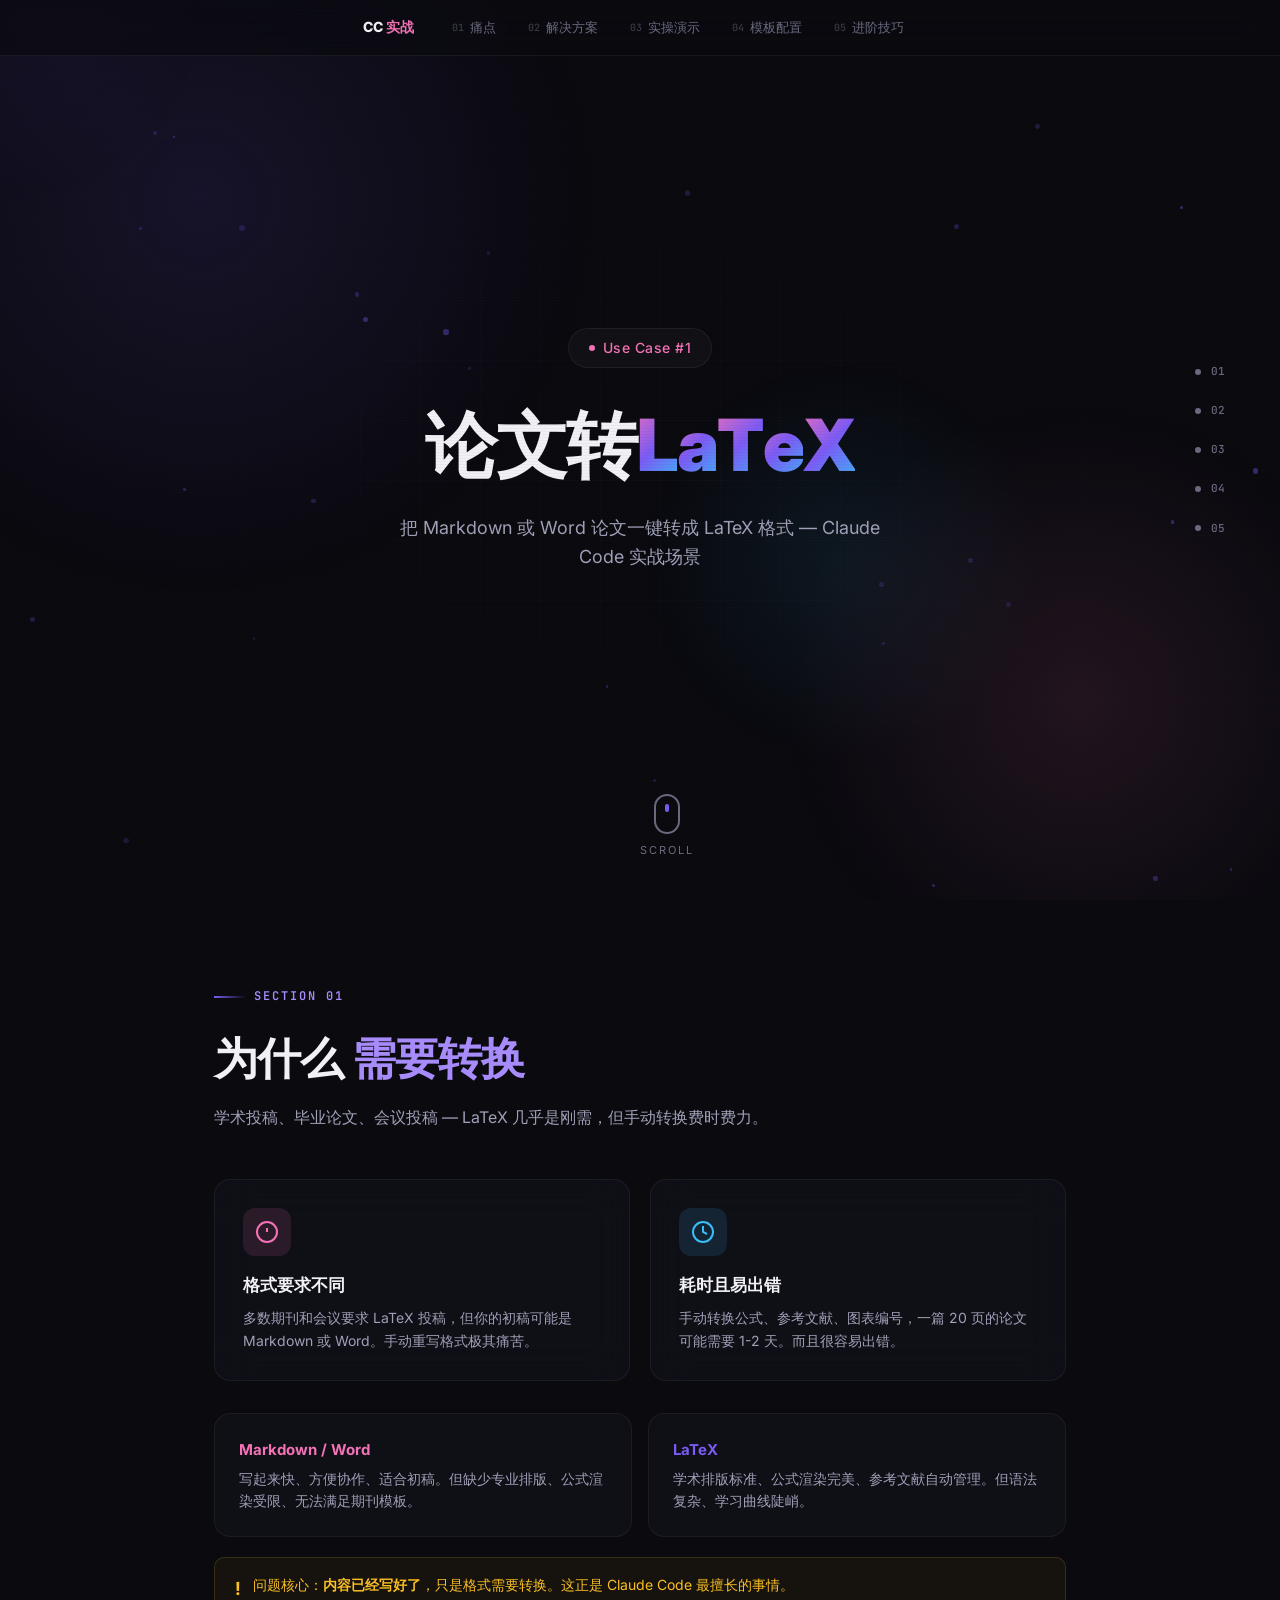
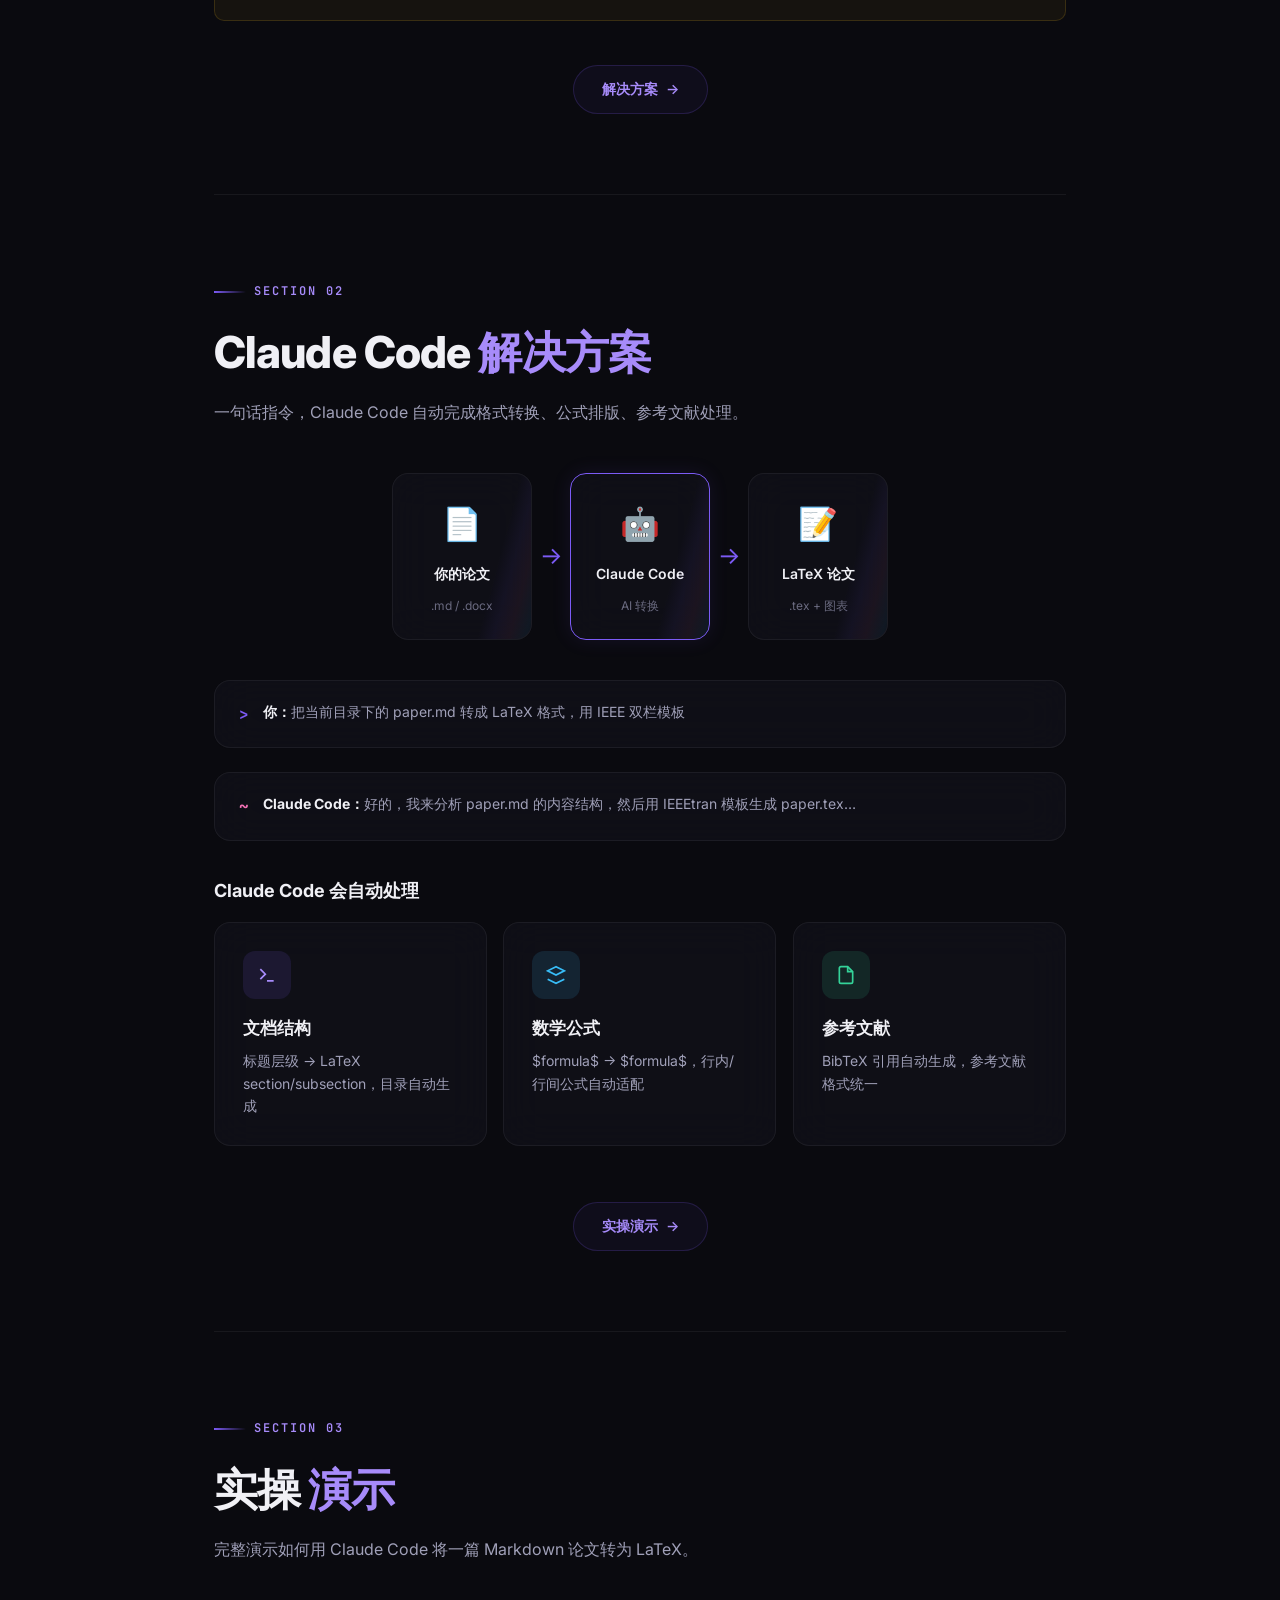
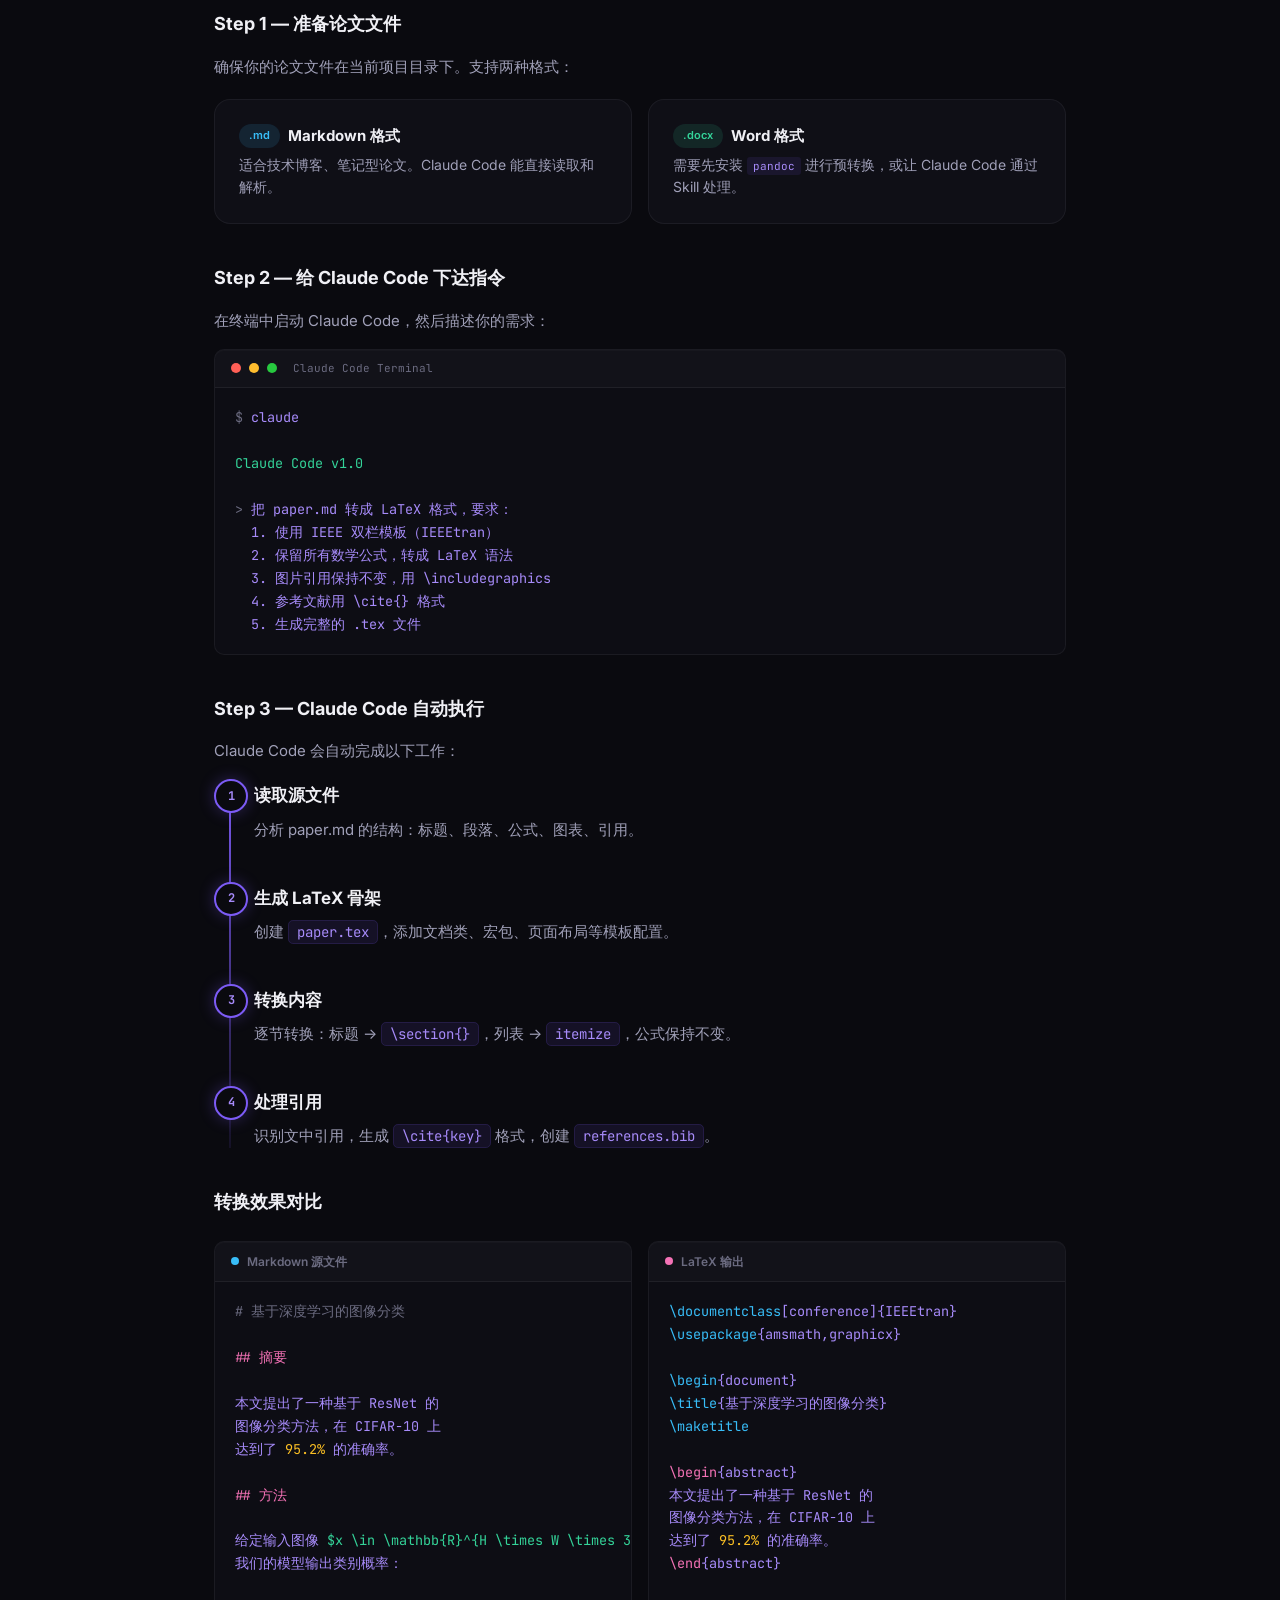
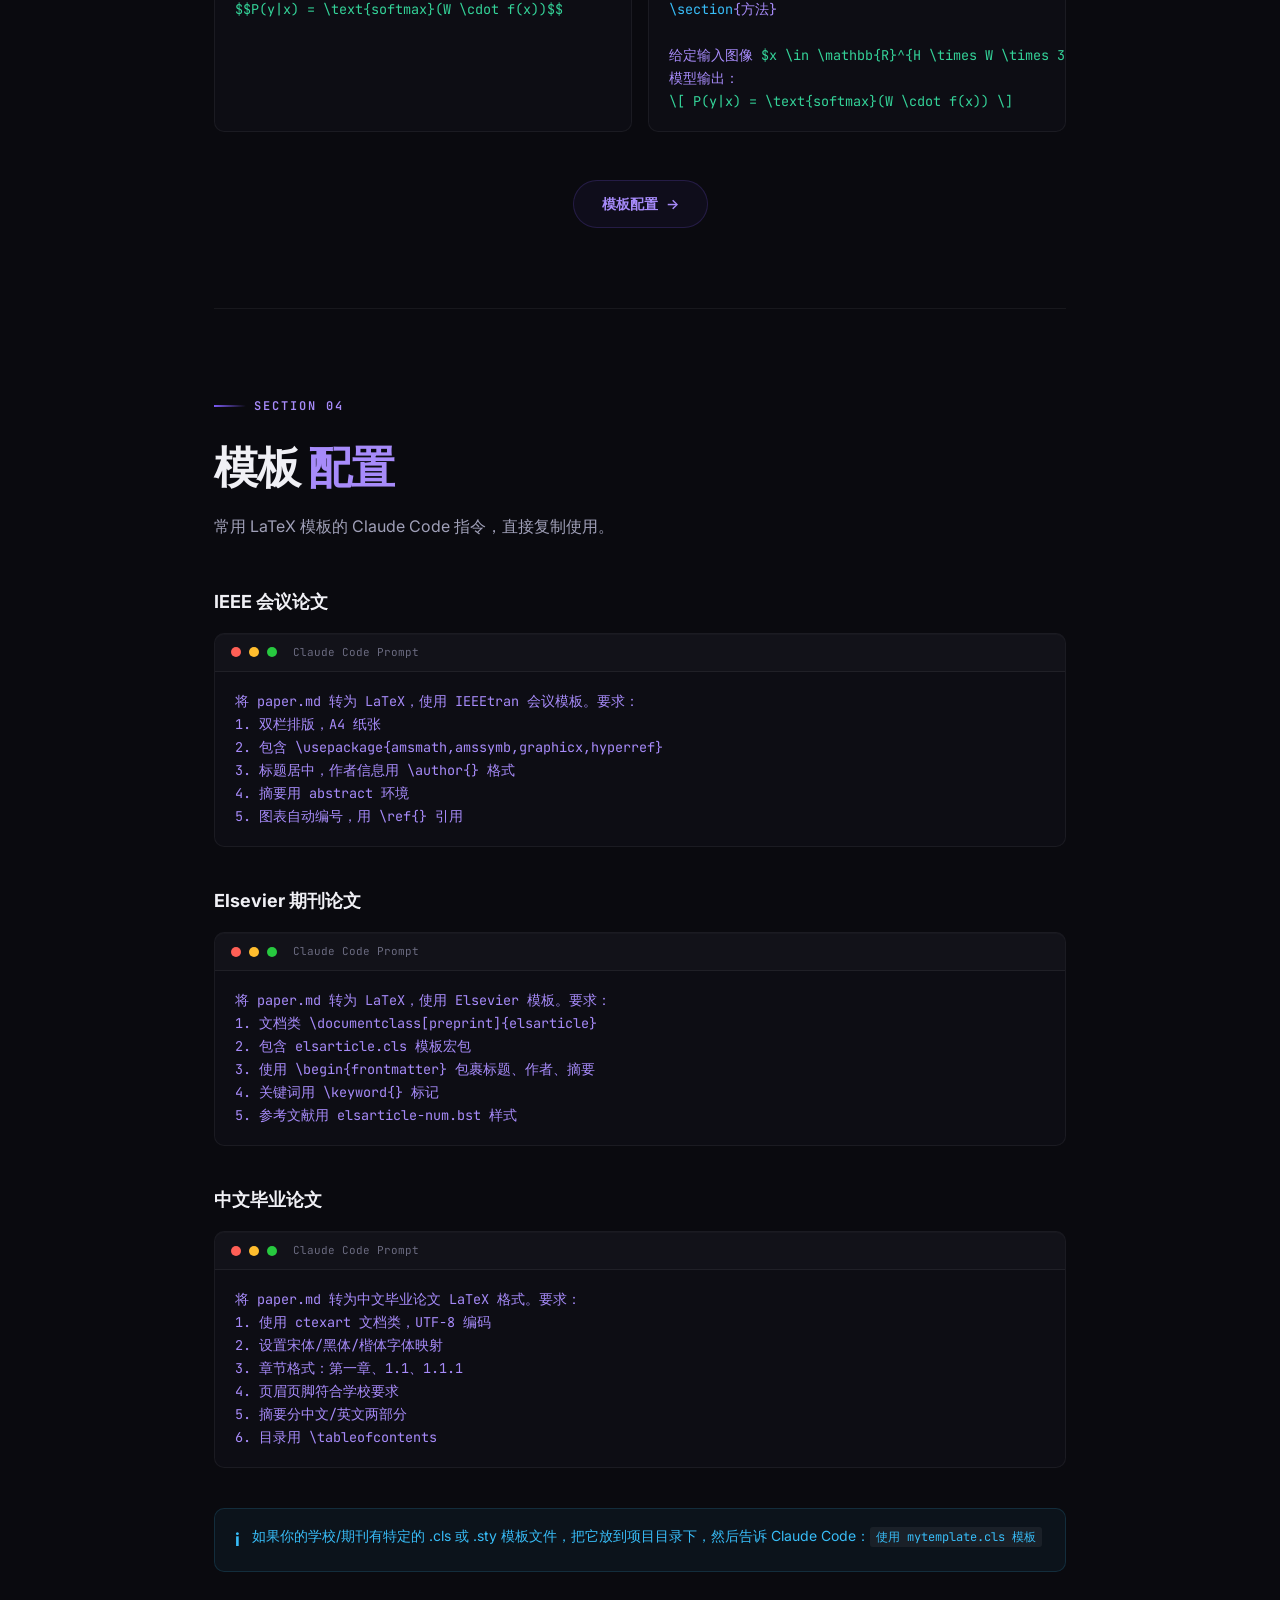
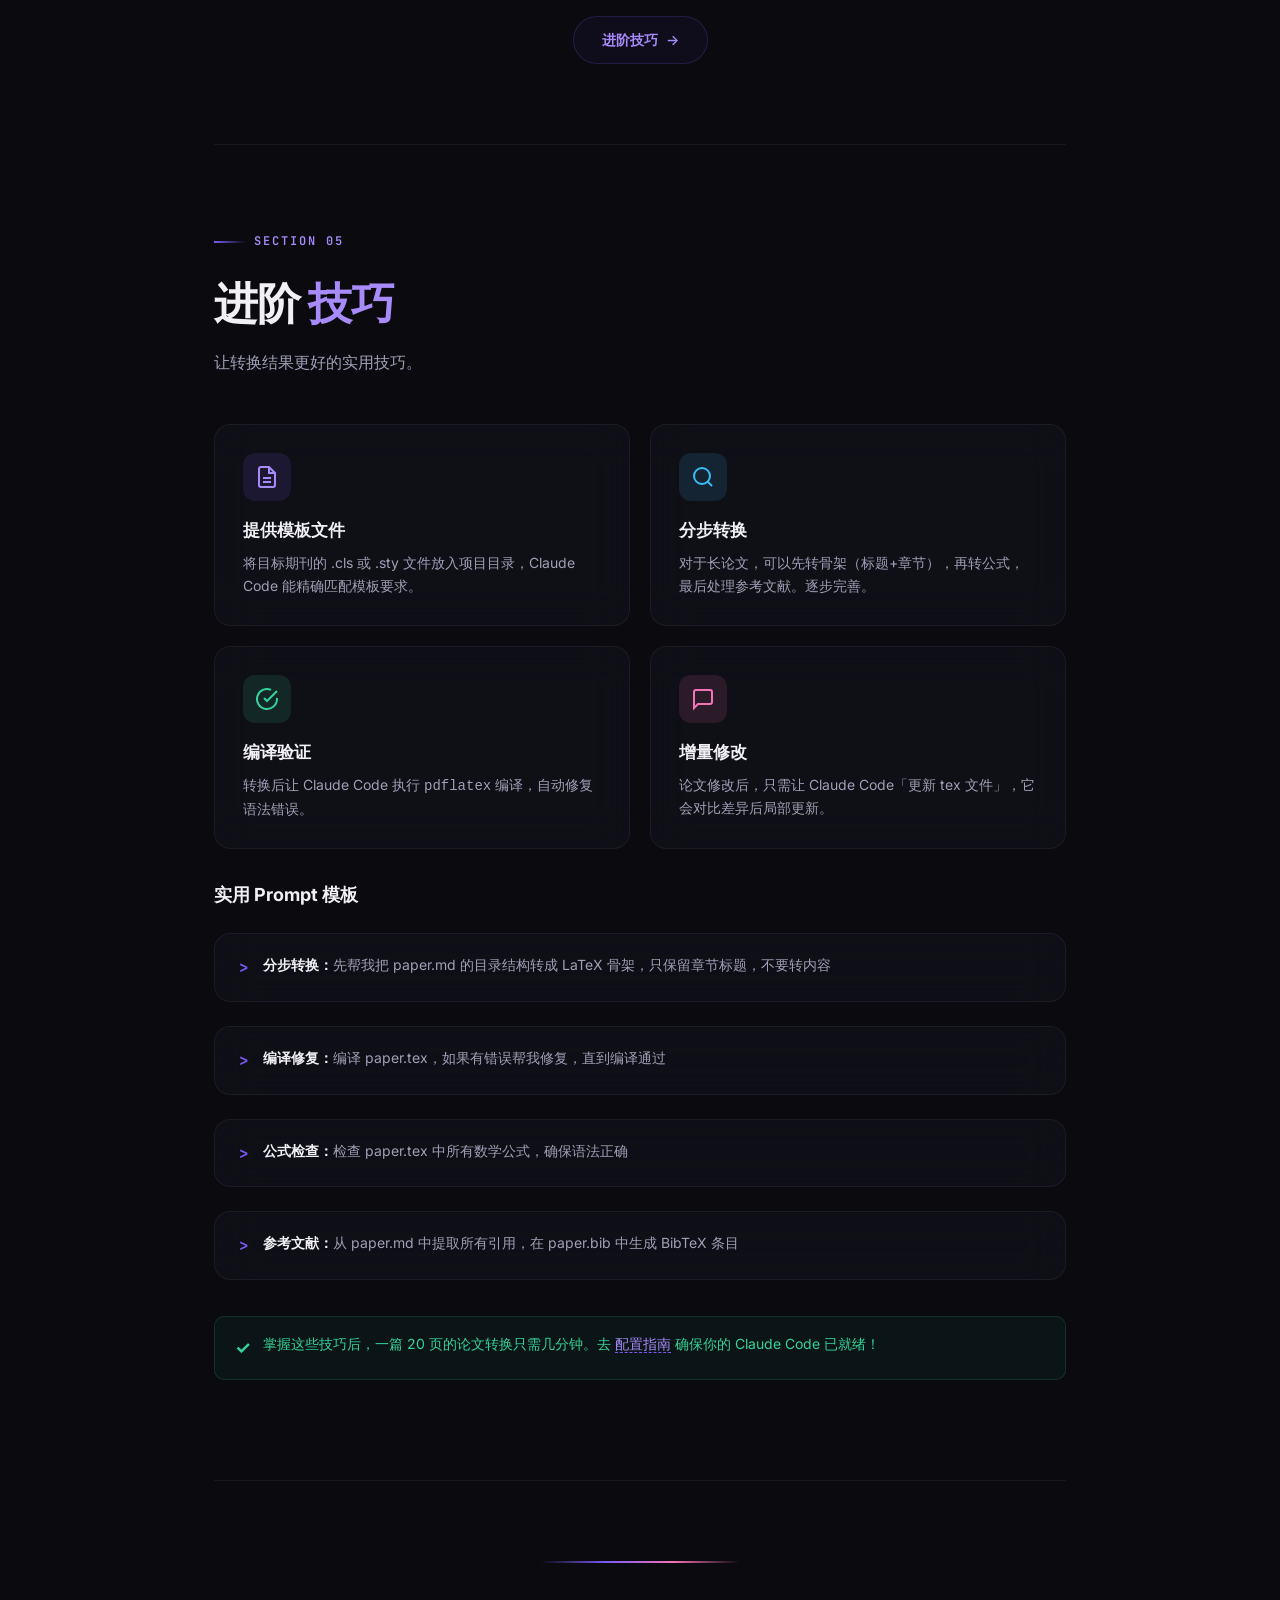
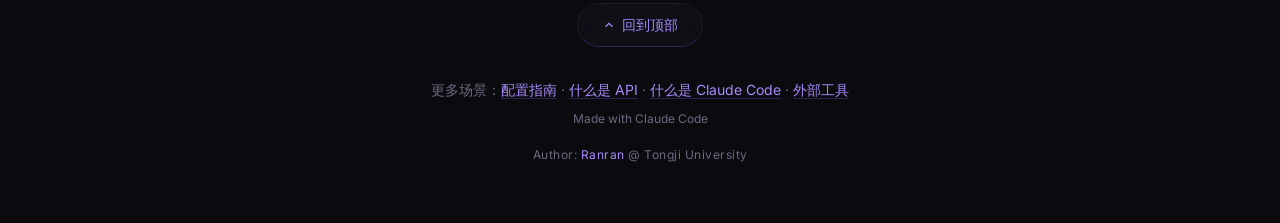
<file: pages/paper-to-tex.html>
<!DOCTYPE html>
<html lang="zh-CN">
<head>
<meta charset="UTF-8">
<meta name="viewport" content="width=device-width, initial-scale=1.0">
<title>Claude Code 实战 — 论文转 LaTeX</title>
<link rel="stylesheet" href="../css/common.css">
<style>

.hero-badge {
  color: var(--accent-secondary);
  animation: fadeInUp 0.8s ease forwards 0.2s, badge-electric-pink 4s ease-in-out infinite 1s;
}
.hero-badge::before { background: var(--accent-secondary); }
@keyframes badge-electric-pink {
  0%,100%{box-shadow:0 0 0 0 rgba(244,114,182,0);border-color:rgba(244,114,182,0.2);}
  50%{box-shadow:0 0 20px rgba(244,114,182,0.15);border-color:rgba(244,114,182,0.5);}
}
.hero h1 { font-size: clamp(42px, 7vw, 72px); }
.hero h1 .gradient-text {
  background: linear-gradient(135deg, var(--accent-secondary) 0%, var(--accent) 50%, var(--accent-tertiary) 100%);
  -webkit-background-clip: text; -webkit-text-fill-color: transparent; background-clip: text;
}
.top-nav .nav-brand .accent { color: var(--accent-secondary); }
.code-compare { display: grid; grid-template-columns: 1fr 1fr; gap: 16px; margin: 24px 0; }
@media (max-width:640px) { .code-compare{grid-template-columns:1fr;} }
.code-compare .code-block { margin: 0; }
.code-compare .code-block .header-label {
  font-size: 12px; font-weight: 600; color: var(--text-muted); padding: 10px 16px;
  border-bottom: 1px solid var(--border); background: rgba(255,255,255,0.02);
  display: flex; align-items: center; gap: 8px;
}
.code-compare .code-block .header-label .dot-indicator {
  width: 8px; height: 8px; border-radius: 50%;
}
.file-tag {
  display: inline-block; padding: 3px 10px; border-radius: 100px;
  font-size: 11px; font-weight: 600;
}
.file-tag.md { background: rgba(56,189,248,0.12); color: var(--accent-tertiary); }
.file-tag.word { background: rgba(52,211,153,0.12); color: #34d399; }
.file-tag.tex { background: rgba(244,114,182,0.12); color: var(--accent-secondary); }

</style>
</head>
<body>

<!-- 顶部导航栏 -->
<nav class="top-nav" id="topNav">
  <span class="nav-brand">CC <span class="accent">实战</span></span>
  <a href="#pain"><span class="num">01</span>痛点</a>
  <a href="#solution"><span class="num">02</span>解决方案</a>
  <a href="#demo"><span class="num">03</span>实操演示</a>
  <a href="#templates"><span class="num">04</span>模板配置</a>
  <a href="#tips"><span class="num">05</span>进阶技巧</a>
</nav>

<!-- 全局背景 -->
<div class="global-bg"><div class="orb"></div></div>
<div class="grid-bg"></div>
<div class="cursor-glow" id="cursorGlow"></div>
<div class="crt-overlay"></div>
<div class="scroll-scanline" id="scrollScanline"></div>

<!-- 侧边导航 -->
<nav class="toc" id="toc">
  <a href="#pain" data-section="pain"><span class="dot"></span><span class="num">01</span><span class="label">痛点</span></a>
  <a href="#solution" data-section="solution"><span class="dot"></span><span class="num">02</span><span class="label">解决方案</span></a>
  <a href="#demo" data-section="demo"><span class="dot"></span><span class="num">03</span><span class="label">实操演示</span></a>
  <a href="#templates" data-section="templates"><span class="dot"></span><span class="num">04</span><span class="label">模板配置</span></a>
  <a href="#tips" data-section="tips"><span class="dot"></span><span class="num">05</span><span class="label">进阶技巧</span></a>
</nav>

<!-- Hero -->
<section class="hero" id="hero">
  <div class="hero-badge electric-pulse">Use Case #1</div>
  <h1><span class="glitch-text" data-text="论文转">论文转</span><br><span class="gradient-text neon-text">LaTeX</span></h1>
  <p class="hero-subtitle">把 Markdown 或 Word 论文一键转成 LaTeX 格式 — Claude Code 实战场景</p>
  <div class="scroll-indicator">
    <div class="mouse"></div>
    <span style="font-size:11px;color:var(--text-muted);letter-spacing:2px;">SCROLL</span>
  </div>
</section>

<div class="container">

<!-- 1. 痛点 -->
<section id="pain">
  <div class="fade-in">
    <div class="section-label"><span class="line"></span> SECTION 01</div>
    <h2><span class="glitch-text" data-text="为什么">为什么</span> <span class="accent">需要转换</span></h2>
    <p class="section-desc">学术投稿、毕业论文、会议投稿 — LaTeX 几乎是刚需，但手动转换费时费力。</p>
  </div>

  <div class="card-grid fade-in">
    <div class="card neon-border scan-beam">
      <div class="card-icon pink">
        <svg width="24" height="24" viewBox="0 0 24 24" fill="none" stroke="currentColor" stroke-width="2"><circle cx="12" cy="12" r="10"/><line x1="12" y1="8" x2="12" y2="12"/><line x1="12" y1="16" x2="12.01" y2="16"/></svg>
      </div>
      <h3>格式要求不同</h3>
      <p>多数期刊和会议要求 LaTeX 投稿，但你的初稿可能是 Markdown 或 Word。手动重写格式极其痛苦。</p>
    </div>
    <div class="card neon-border scan-beam">
      <div class="card-icon blue">
        <svg width="24" height="24" viewBox="0 0 24 24" fill="none" stroke="currentColor" stroke-width="2"><circle cx="12" cy="12" r="10"/><polyline points="12 6 12 12 16 14"/></svg>
      </div>
      <h3>耗时且易出错</h3>
      <p>手动转换公式、参考文献、图表编号，一篇 20 页的论文可能需要 1-2 天。而且很容易出错。</p>
    </div>
  </div>

  <div class="compare-cards fade-in">
    <div class="compare-card neon-border scan-beam">
      <h4><span style="color:var(--accent-secondary);">Markdown / Word</span></h4>
      <p>写起来快、方便协作、适合初稿。但缺少专业排版、公式渲染受限、无法满足期刊模板。</p>
    </div>
    <div class="compare-card neon-border scan-beam">
      <h4><span style="color:var(--accent);">LaTeX</span></h4>
      <p>学术排版标准、公式渲染完美、参考文献自动管理。但语法复杂、学习曲线陡峭。</p>
    </div>
  </div>

  <div class="tip warn fade-in">
    <span class="tip-icon">!</span>
    <span>问题核心：<strong>内容已经写好了</strong>，只是格式需要转换。这正是 Claude Code 最擅长的事情。</span>
  </div>
  <div class="section-nav"><a href="#solution" class="section-nav-next">解决方案 <span class="arrow">&rarr;</span></a></div>
</section>

<!-- 2. 解决方案 -->
<section id="solution">
  <div class="fade-in">
    <div class="section-label"><span class="line"></span> SECTION 02</div>
    <h2><span class="glitch-text" data-text="Claude Code">Claude Code</span> <span class="accent">解决方案</span></h2>
    <p class="section-desc">一句话指令，Claude Code 自动完成格式转换、公式排版、参考文献处理。</p>
  </div>

  <div class="flow-diagram fade-in">
    <div class="flow-node holo-shimmer">
      <div class="icon">&#x1F4C4;</div>
      <div class="label">你的论文</div>
      <div class="sub">.md / .docx</div>
    </div>
    <div class="flow-arrow">&rarr;</div>
    <div class="flow-node holo-shimmer" style="border-color:var(--accent);box-shadow:0 0 20px rgba(124,91,245,0.1);">
      <div class="icon">&#x1F916;</div>
      <div class="label">Claude Code</div>
      <div class="sub">AI 转换</div>
    </div>
    <div class="flow-arrow">&rarr;</div>
    <div class="flow-node holo-shimmer">
      <div class="icon">&#x1F4DD;</div>
      <div class="label">LaTeX 论文</div>
      <div class="sub">.tex + 图表</div>
    </div>
  </div>

  <div class="interactive-prompt fade-in">
    <span class="prompt-symbol">></span>
    <span class="prompt-text"><strong>你：</strong>把当前目录下的 paper.md 转成 LaTeX 格式，用 IEEE 双栏模板</span>
  </div>
  <div class="interactive-prompt fade-in">
    <span class="prompt-symbol" style="color:var(--accent-secondary);">~</span>
    <span class="prompt-text"><strong>Claude Code：</strong>好的，我来分析 paper.md 的内容结构，然后用 IEEEtran 模板生成 paper.tex…</span>
  </div>

  <div class="fade-in" style="margin-top:36px;">
    <h3 style="font-size:18px;font-weight:700;margin-bottom:16px;">Claude Code 会自动处理</h3>
    <div class="card-grid-3">
      <div class="card">
        <div class="card-icon purple">
          <svg width="20" height="20" viewBox="0 0 24 24" fill="none" stroke="currentColor" stroke-width="2"><polyline points="4 17 10 11 4 5"/><line x1="12" y1="19" x2="20" y2="19"/></svg>
        </div>
        <h3>文档结构</h3>
        <p>标题层级 → LaTeX section/subsection，目录自动生成</p>
      </div>
      <div class="card">
        <div class="card-icon blue">
          <svg width="20" height="20" viewBox="0 0 24 24" fill="none" stroke="currentColor" stroke-width="2"><path d="M12 2L2 7l10 5 10-5-10-5z"/><path d="M2 17l10 5 10-5"/></svg>
        </div>
        <h3>数学公式</h3>
        <p>$formula$ → $formula$，行内/行间公式自动适配</p>
      </div>
      <div class="card">
        <div class="card-icon green">
          <svg width="20" height="20" viewBox="0 0 24 24" fill="none" stroke="currentColor" stroke-width="2"><path d="M14 2H6a2 2 0 0 0-2 2v16a2 2 0 0 0 2 2h12a2 2 0 0 0 2-2V8z"/><polyline points="14 2 14 8 20 8"/></svg>
        </div>
        <h3>参考文献</h3>
        <p>BibTeX 引用自动生成，参考文献格式统一</p>
      </div>
    </div>
  </div>
  <div class="section-nav"><a href="#demo" class="section-nav-next">实操演示 <span class="arrow">&rarr;</span></a></div>
</section>

<!-- 3. 实操演示 -->
<section id="demo">
  <div class="fade-in">
    <div class="section-label"><span class="line"></span> SECTION 03</div>
    <h2><span class="glitch-text" data-text="实操">实操</span> <span class="accent">演示</span></h2>
    <p class="section-desc">完整演示如何用 Claude Code 将一篇 Markdown 论文转为 LaTeX。</p>
  </div>

  <!-- 步骤 1: 准备文件 -->
  <div class="fade-in" style="margin-bottom:40px;">
    <h3 style="font-size:18px;font-weight:700;margin-bottom:16px;">Step 1 — 准备论文文件</h3>
    <p style="color:var(--text-secondary);font-size:15px;margin-bottom:16px;">确保你的论文文件在当前项目目录下。支持两种格式：</p>
    <div class="compare-cards">
      <div class="compare-card">
        <h4><span class="file-tag md">.md</span> Markdown 格式</h4>
        <p>适合技术博客、笔记型论文。Claude Code 能直接读取和解析。</p>
      </div>
      <div class="compare-card">
        <h4><span class="file-tag word">.docx</span> Word 格式</h4>
        <p>需要先安装 <code style="font-family:'JetBrains Mono',monospace;font-size:11px;background:rgba(124,91,245,0.1);padding:2px 6px;border-radius:3px;color:var(--accent-light);">pandoc</code> 进行预转换，或让 Claude Code 通过 Skill 处理。</p>
      </div>
    </div>
  </div>

  <!-- 步骤 2: 编写 Prompt -->
  <div class="fade-in" style="margin-bottom:40px;">
    <h3 style="font-size:18px;font-weight:700;margin-bottom:16px;">Step 2 — 给 Claude Code 下达指令</h3>
    <p style="color:var(--text-secondary);font-size:15px;margin-bottom:16px;">在终端中启动 Claude Code，然后描述你的需求：</p>

    <div class="code-block">
      <div class="code-header">
        <span class="code-dot red"></span>
        <span class="code-dot yellow"></span>
        <span class="code-dot green"></span>
        <span class="code-lang">Claude Code Terminal</span>
      </div>
      <pre><span style="color:var(--text-muted);">$</span> claude

<span style="color:#34d399;">Claude Code v1.0</span>

<span style="color:var(--text-muted);">></span> <span style="color:var(--accent-light);">把 paper.md 转成 LaTeX 格式，要求：</span>
<span style="color:var(--accent-light);">  1. 使用 IEEE 双栏模板（IEEEtran）</span>
<span style="color:var(--accent-light);">  2. 保留所有数学公式，转成 LaTeX 语法</span>
<span style="color:var(--accent-light);">  3. 图片引用保持不变，用 \includegraphics</span>
<span style="color:var(--accent-light);">  4. 参考文献用 \cite{} 格式</span>
<span style="color:var(--accent-light);">  5. 生成完整的 .tex 文件</span></pre>
    </div>
  </div>

  <!-- 步骤 3: Claude Code 执行 -->
  <div class="fade-in" style="margin-bottom:40px;">
    <h3 style="font-size:18px;font-weight:700;margin-bottom:16px;">Step 3 — Claude Code 自动执行</h3>
    <p style="color:var(--text-secondary);font-size:15px;margin-bottom:16px;">Claude Code 会自动完成以下工作：</p>

    <div class="steps">
      <div class="step" data-step="1">
        <div class="step-title">读取源文件</div>
        <div class="step-content">分析 paper.md 的结构：标题、段落、公式、图表、引用。</div>
      </div>
      <div class="step" data-step="2">
        <div class="step-title">生成 LaTeX 骨架</div>
        <div class="step-content">创建 <code>paper.tex</code>，添加文档类、宏包、页面布局等模板配置。</div>
      </div>
      <div class="step" data-step="3">
        <div class="step-title">转换内容</div>
        <div class="step-content">逐节转换：标题 → <code>\section{}</code>，列表 → <code>itemize</code>，公式保持不变。</div>
      </div>
      <div class="step" data-step="4">
        <div class="step-title">处理引用</div>
        <div class="step-content">识别文中引用，生成 <code>\cite{key}</code> 格式，创建 <code>references.bib</code>。</div>
      </div>
    </div>
  </div>

  <!-- 转换效果对比 -->
  <div class="fade-in">
    <h3 style="font-size:18px;font-weight:700;margin-bottom:16px;">转换效果对比</h3>
    <div class="code-compare">
      <div class="code-block">
        <div class="header-label">
          <span class="dot-indicator" style="background:var(--accent-tertiary);"></span>
          Markdown 源文件
        </div>
        <pre><span style="color:var(--text-muted);"># 基于深度学习的图像分类</span>

<span style="color:var(--accent-secondary);">## 摘要</span>

本文提出了一种基于 ResNet 的
图像分类方法，在 CIFAR-10 上
达到了 <span style="color:#fbbf24;">95.2%</span> 的准确率。

<span style="color:var(--accent-secondary);">## 方法</span>

给定输入图像 <span style="color:#34d399;">$x \in \mathbb{R}^{H \times W \times 3}$</span>，
我们的模型输出类别概率：

<span style="color:#34d399;">$$P(y|x) = \text{softmax}(W \cdot f(x))$$</span></pre>
      </div>
      <div class="code-block">
        <div class="header-label">
          <span class="dot-indicator" style="background:var(--accent-secondary);"></span>
          LaTeX 输出
        </div>
        <pre><span style="color:var(--accent-tertiary);">\documentclass</span>[conference]{IEEEtran}
<span style="color:var(--accent-tertiary);">\usepackage</span>{amsmath,graphicx}

<span style="color:var(--accent-tertiary);">\begin</span>{document}
<span style="color:var(--accent-tertiary);">\title</span>{基于深度学习的图像分类}
<span style="color:var(--accent-tertiary);">\maketitle</span>

<span style="color:var(--accent-secondary);">\begin</span>{abstract}
本文提出了一种基于 ResNet 的
图像分类方法，在 CIFAR-10 上
达到了 <span style="color:#fbbf24;">95.2%</span> 的准确率。
<span style="color:var(--accent-secondary);">\end</span>{abstract}

<span style="color:var(--accent-tertiary);">\section</span>{方法}

给定输入图像 <span style="color:#34d399;">$x \in \mathbb{R}^{H \times W \times 3}$</span>，
模型输出：
<span style="color:#34d399;">\[ P(y|x) = \text{softmax}(W \cdot f(x)) \]</span></pre>
      </div>
    </div>
  </div>
  <div class="section-nav"><a href="#templates" class="section-nav-next">模板配置 <span class="arrow">&rarr;</span></a></div>
</section>

<!-- 4. 模板配置 -->
<section id="templates">
  <div class="fade-in">
    <div class="section-label"><span class="line"></span> SECTION 04</div>
    <h2><span class="glitch-text" data-text="模板">模板</span> <span class="accent">配置</span></h2>
    <p class="section-desc">常用 LaTeX 模板的 Claude Code 指令，直接复制使用。</p>
  </div>

  <!-- IEEE -->
  <div class="fade-in" style="margin-bottom:40px;">
    <h3 style="font-size:18px;font-weight:700;margin-bottom:16px;">IEEE 会议论文</h3>
    <div class="code-block">
      <div class="code-header">
        <span class="code-dot red"></span>
        <span class="code-dot yellow"></span>
        <span class="code-dot green"></span>
        <span class="code-lang">Claude Code Prompt</span>
      </div>
      <pre><span style="color:var(--accent-light);">将 paper.md 转为 LaTeX，使用 IEEEtran 会议模板。要求：</span>
<span style="color:var(--accent-light);">1. 双栏排版，A4 纸张</span>
<span style="color:var(--accent-light);">2. 包含 \usepackage{amsmath,amssymb,graphicx,hyperref}</span>
<span style="color:var(--accent-light);">3. 标题居中，作者信息用 \author{} 格式</span>
<span style="color:var(--accent-light);">4. 摘要用 abstract 环境</span>
<span style="color:var(--accent-light);">5. 图表自动编号，用 \ref{} 引用</span></pre>
    </div>
  </div>

  <!-- 期刊 -->
  <div class="fade-in" style="margin-bottom:40px;">
    <h3 style="font-size:18px;font-weight:700;margin-bottom:16px;">Elsevier 期刊论文</h3>
    <div class="code-block">
      <div class="code-header">
        <span class="code-dot red"></span>
        <span class="code-dot yellow"></span>
        <span class="code-dot green"></span>
        <span class="code-lang">Claude Code Prompt</span>
      </div>
      <pre><span style="color:var(--accent-light);">将 paper.md 转为 LaTeX，使用 Elsevier 模板。要求：</span>
<span style="color:var(--accent-light);">1. 文档类 \documentclass[preprint]{elsarticle}</span>
<span style="color:var(--accent-light);">2. 包含 elsarticle.cls 模板宏包</span>
<span style="color:var(--accent-light);">3. 使用 \begin{frontmatter} 包裹标题、作者、摘要</span>
<span style="color:var(--accent-light);">4. 关键词用 \keyword{} 标记</span>
<span style="color:var(--accent-light);">5. 参考文献用 elsarticle-num.bst 样式</span></pre>
    </div>
  </div>

  <!-- 毕业论文 -->
  <div class="fade-in" style="margin-bottom:40px;">
    <h3 style="font-size:18px;font-weight:700;margin-bottom:16px;">中文毕业论文</h3>
    <div class="code-block">
      <div class="code-header">
        <span class="code-dot red"></span>
        <span class="code-dot yellow"></span>
        <span class="code-dot green"></span>
        <span class="code-lang">Claude Code Prompt</span>
      </div>
      <pre><span style="color:var(--accent-light);">将 paper.md 转为中文毕业论文 LaTeX 格式。要求：</span>
<span style="color:var(--accent-light);">1. 使用 ctexart 文档类，UTF-8 编码</span>
<span style="color:var(--accent-light);">2. 设置宋体/黑体/楷体字体映射</span>
<span style="color:var(--accent-light);">3. 章节格式：第一章、1.1、1.1.1</span>
<span style="color:var(--accent-light);">4. 页眉页脚符合学校要求</span>
<span style="color:var(--accent-light);">5. 摘要分中文/英文两部分</span>
<span style="color:var(--accent-light);">6. 目录用 \tableofcontents</span></pre>
    </div>
  </div>

  <div class="tip info fade-in">
    <span class="tip-icon">i</span>
    <span>如果你的学校/期刊有特定的 .cls 或 .sty 模板文件，把它放到项目目录下，然后告诉 Claude Code：<code>使用 mytemplate.cls 模板</code></span>
  </div>
  <div class="section-nav"><a href="#tips" class="section-nav-next">进阶技巧 <span class="arrow">&rarr;</span></a></div>
</section>

<!-- 5. 进阶技巧 -->
<section id="tips">
  <div class="fade-in">
    <div class="section-label"><span class="line"></span> SECTION 05</div>
    <h2><span class="glitch-text" data-text="进阶">进阶</span> <span class="accent">技巧</span></h2>
    <p class="section-desc">让转换结果更好的实用技巧。</p>
  </div>

  <div class="card-grid">
    <div class="card fade-in neon-border scan-beam">
      <div class="card-icon purple">
        <svg width="24" height="24" viewBox="0 0 24 24" fill="none" stroke="currentColor" stroke-width="2"><path d="M14 2H6a2 2 0 0 0-2 2v16a2 2 0 0 0 2 2h12a2 2 0 0 0 2-2V8z"/><polyline points="14 2 14 8 20 8"/><line x1="16" y1="13" x2="8" y2="13"/><line x1="16" y1="17" x2="8" y2="17"/></svg>
      </div>
      <h3>提供模板文件</h3>
      <p>将目标期刊的 .cls 或 .sty 文件放入项目目录，Claude Code 能精确匹配模板要求。</p>
    </div>
    <div class="card fade-in neon-border scan-beam">
      <div class="card-icon blue">
        <svg width="24" height="24" viewBox="0 0 24 24" fill="none" stroke="currentColor" stroke-width="2"><circle cx="11" cy="11" r="8"/><line x1="21" y1="21" x2="16.65" y2="16.65"/></svg>
      </div>
      <h3>分步转换</h3>
      <p>对于长论文，可以先转骨架（标题+章节），再转公式，最后处理参考文献。逐步完善。</p>
    </div>
    <div class="card fade-in neon-border scan-beam">
      <div class="card-icon green">
        <svg width="24" height="24" viewBox="0 0 24 24" fill="none" stroke="currentColor" stroke-width="2"><path d="M22 11.08V12a10 10 0 1 1-5.93-9.14"/><polyline points="22 4 12 14.01 9 11.01"/></svg>
      </div>
      <h3>编译验证</h3>
      <p>转换后让 Claude Code 执行 <code>pdflatex</code> 编译，自动修复语法错误。</p>
    </div>
    <div class="card fade-in neon-border scan-beam">
      <div class="card-icon pink">
        <svg width="24" height="24" viewBox="0 0 24 24" fill="none" stroke="currentColor" stroke-width="2"><path d="M21 15a2 2 0 0 1-2 2H7l-4 4V5a2 2 0 0 1 2-2h14a2 2 0 0 1 2 2z"/></svg>
      </div>
      <h3>增量修改</h3>
      <p>论文修改后，只需让 Claude Code「更新 tex 文件」，它会对比差异后局部更新。</p>
    </div>
  </div>

  <div class="fade-in" style="margin-bottom:36px;">
    <h3 style="font-size:18px;font-weight:700;margin-bottom:16px;">实用 Prompt 模板</h3>

    <div class="interactive-prompt">
      <span class="prompt-symbol">></span>
      <span class="prompt-text"><strong>分步转换：</strong>先帮我把 paper.md 的目录结构转成 LaTeX 骨架，只保留章节标题，不要转内容</span>
    </div>
    <div class="interactive-prompt">
      <span class="prompt-symbol">></span>
      <span class="prompt-text"><strong>编译修复：</strong>编译 paper.tex，如果有错误帮我修复，直到编译通过</span>
    </div>
    <div class="interactive-prompt">
      <span class="prompt-symbol">></span>
      <span class="prompt-text"><strong>公式检查：</strong>检查 paper.tex 中所有数学公式，确保语法正确</span>
    </div>
    <div class="interactive-prompt">
      <span class="prompt-symbol">></span>
      <span class="prompt-text"><strong>参考文献：</strong>从 paper.md 中提取所有引用，在 paper.bib 中生成 BibTeX 条目</span>
    </div>
  </div>

  <div class="tip success fade-in">
    <span class="tip-icon">✓</span>
    <span>掌握这些技巧后，一篇 20 页的论文转换只需几分钟。去 <a href="guide.html" style="color:var(--accent-light);text-decoration:none;border-bottom:1px dashed var(--accent);">配置指南</a> 确保你的 Claude Code 已就绪！</span>
  </div>
</section>

<!-- Footer -->
<div class="footer fade-in">
  <a href="#hero" class="back-to-top">
    <svg viewBox="0 0 24 24" fill="none" stroke="currentColor" stroke-width="2"><path d="M18 15l-6-6-6 6"/></svg>
    回到顶部
  </a>
  <p style="margin-top:32px;">更多场景：<a href="guide.html">配置指南</a> · <a href="api-intro.html">什么是 API</a> · <a href="claude-code-intro.html">什么是 Claude Code</a> · <a href="tools.html">外部工具</a></p>
  <p style="margin-top:8px;font-size:12px;color:var(--text-muted);">Made with Claude Code</p>
  <p style="margin-top:16px;font-size:12px;color:var(--text-muted);letter-spacing:0.5px;">Author: <span style="color:var(--accent-light);">Ranran</span> @ Tongji University</p>
</div>

</div>

<script src="../js/common.js"></script>
<script>
initTypewriter('La');
</script>
</body>
</html>
</file>
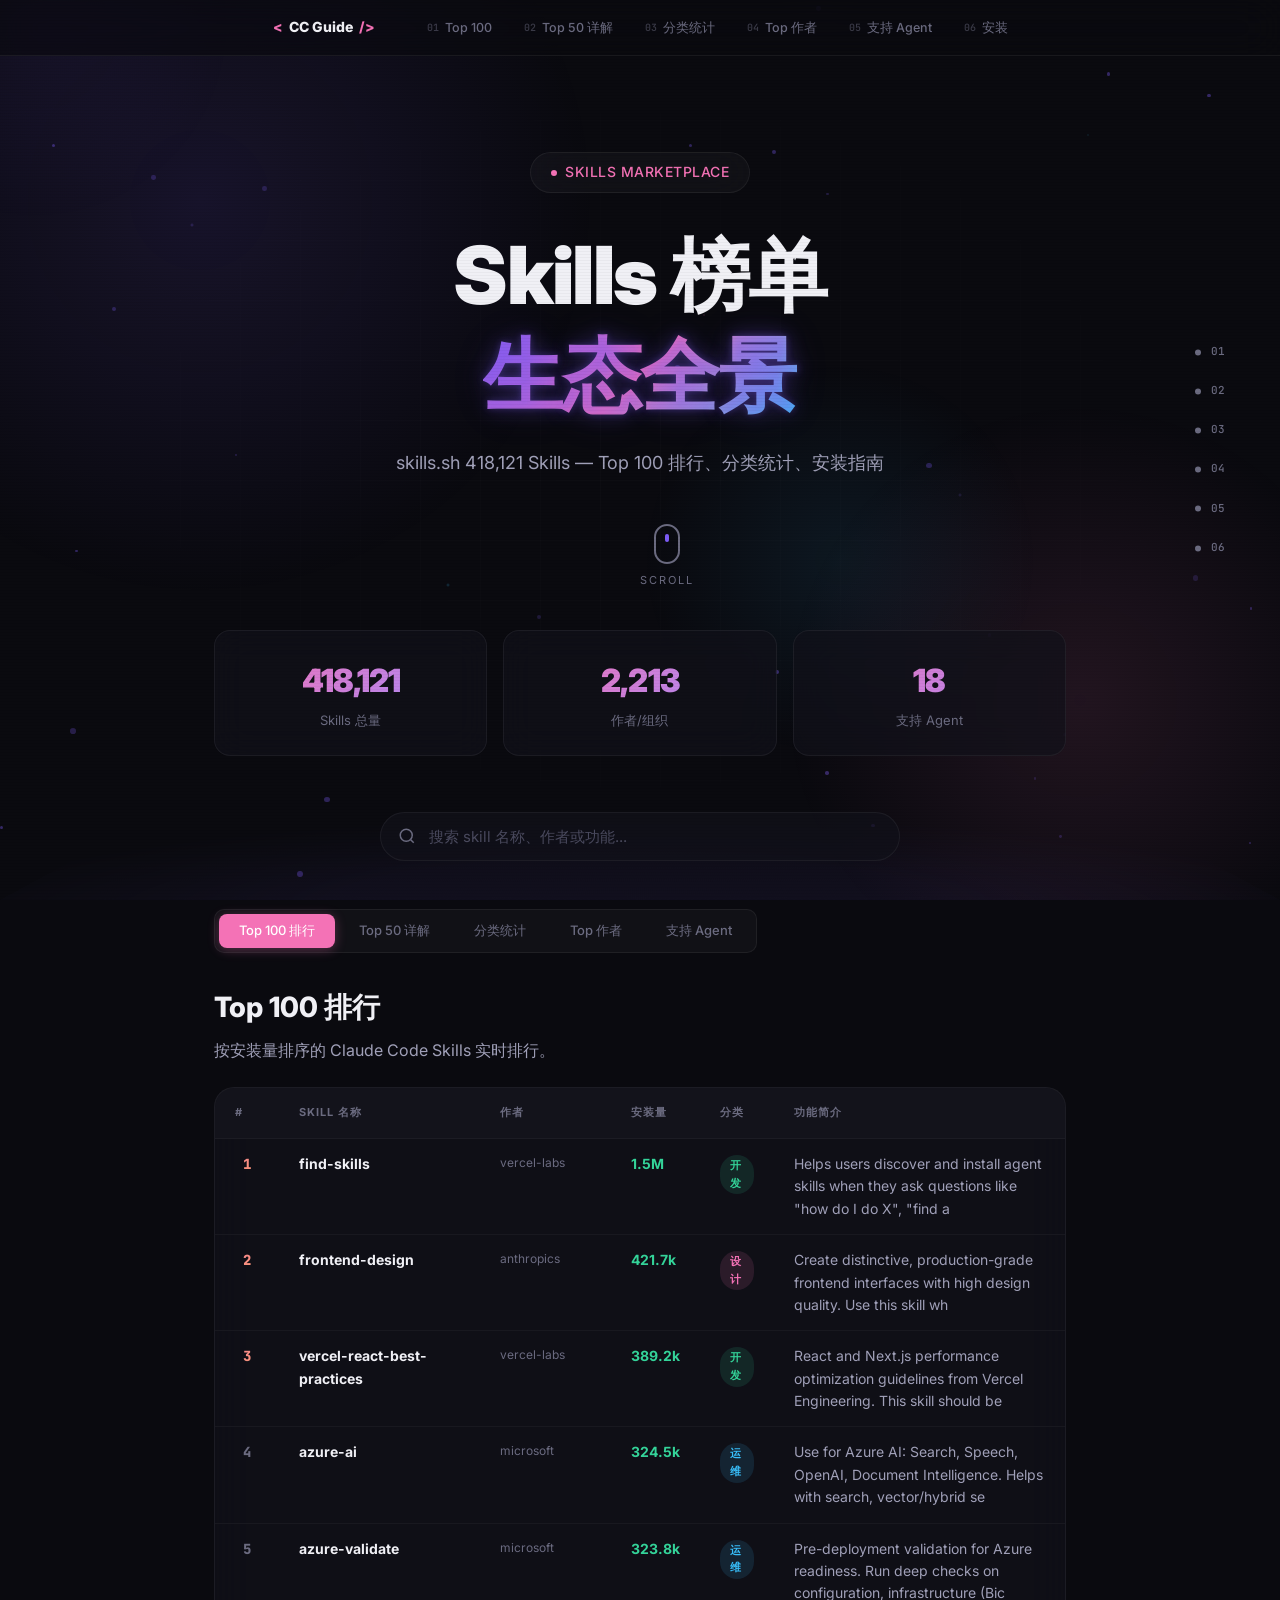
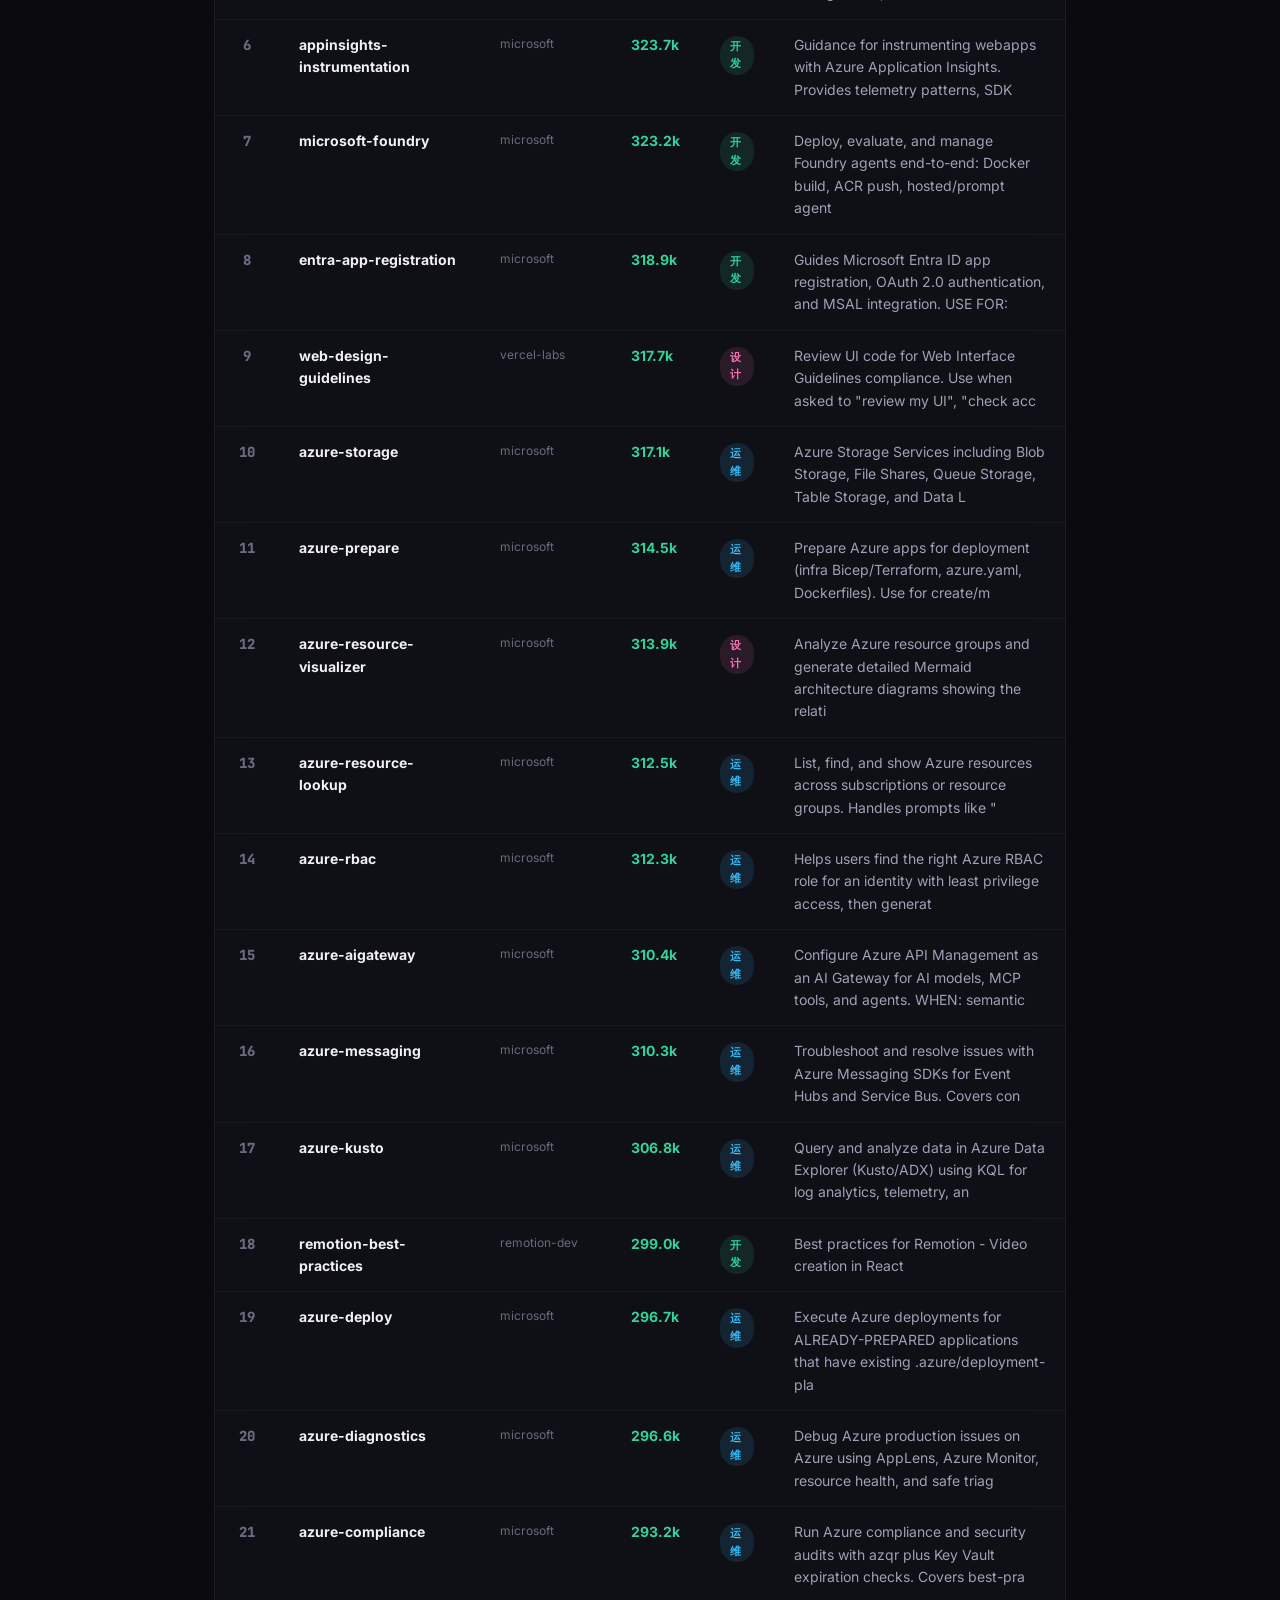
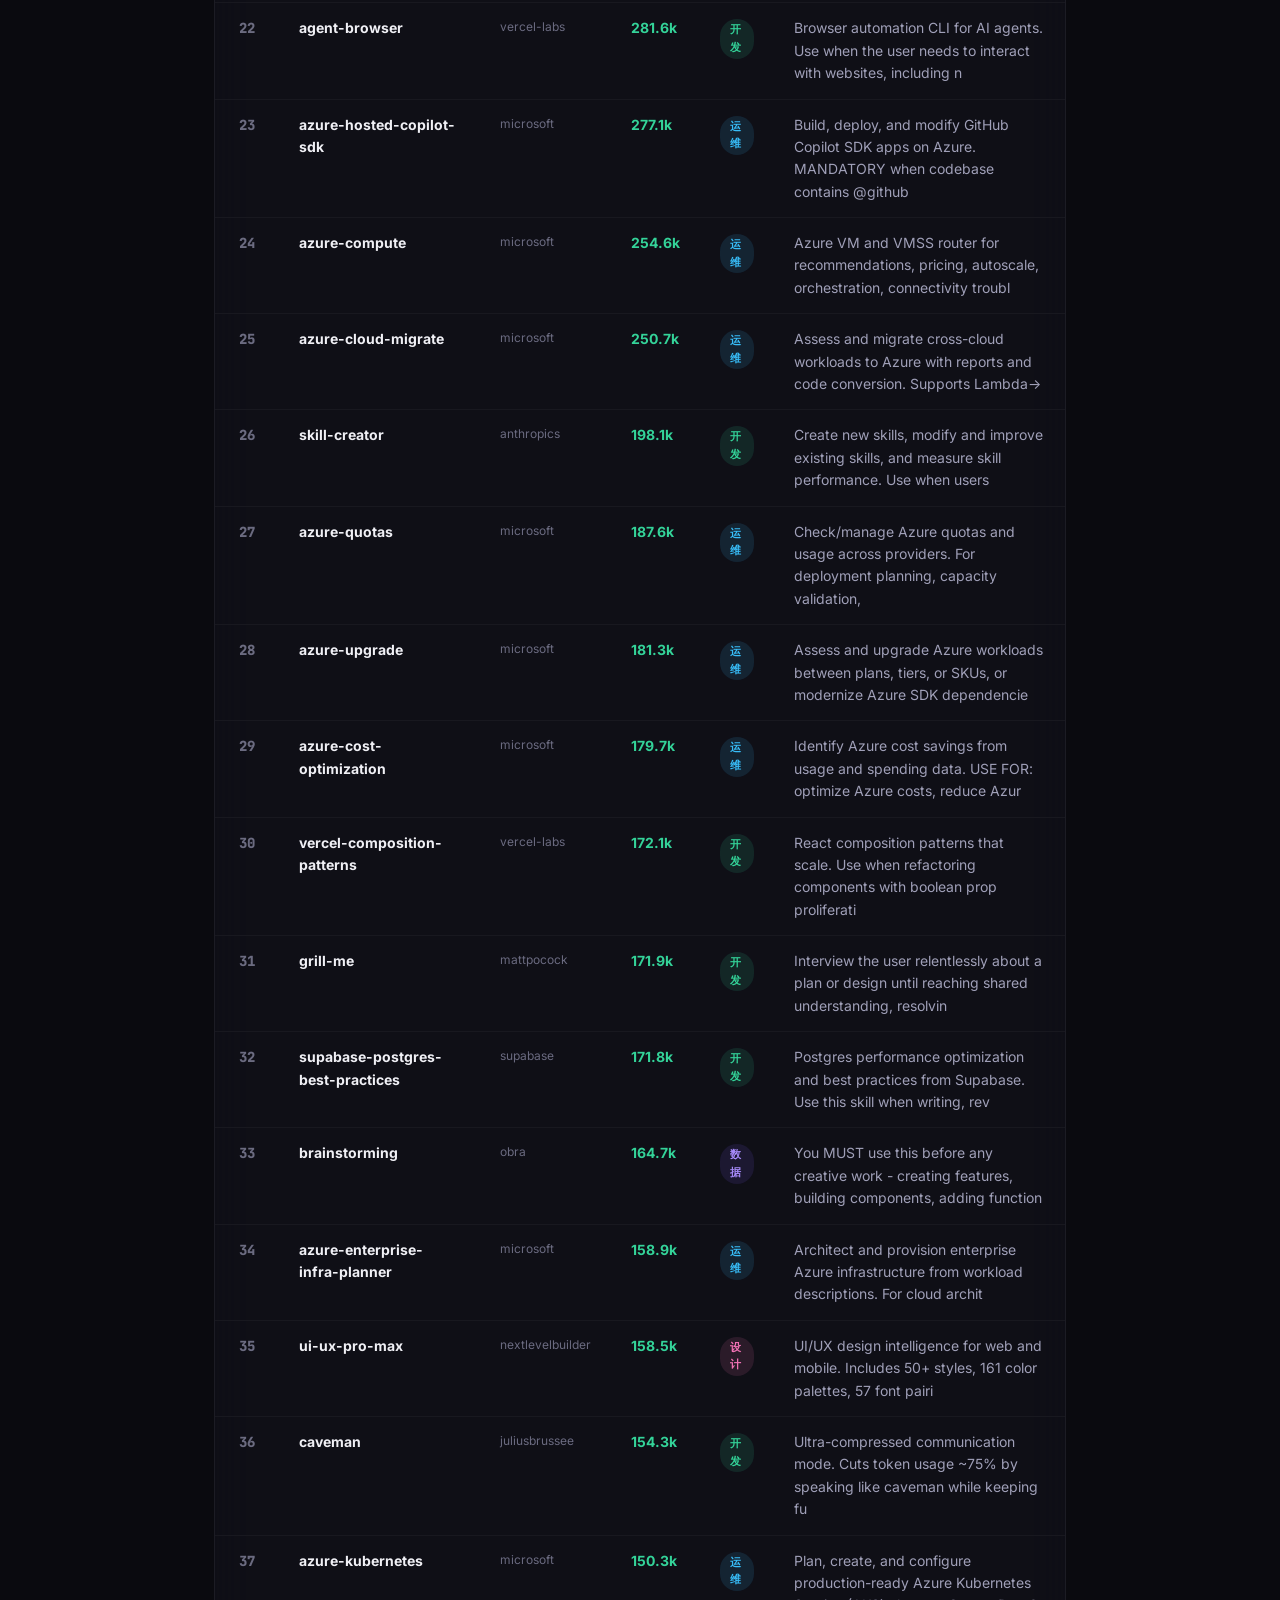
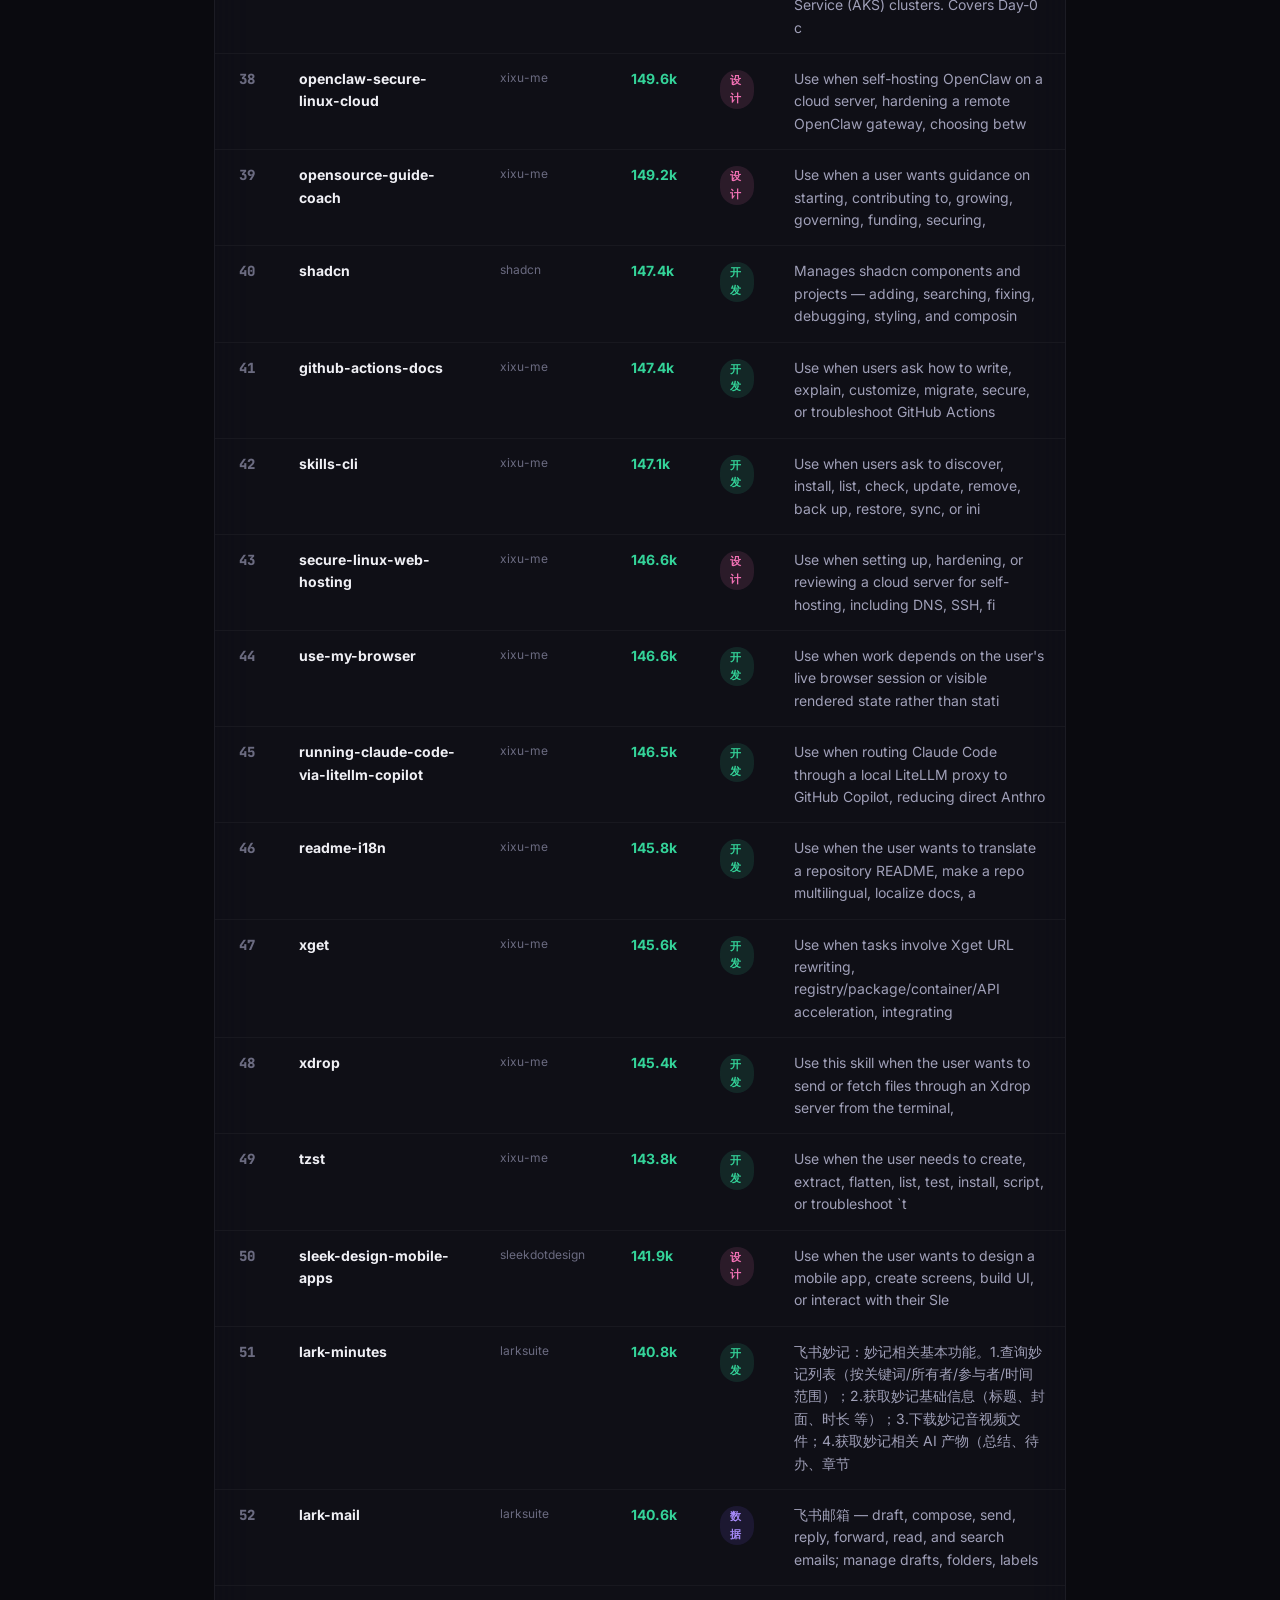
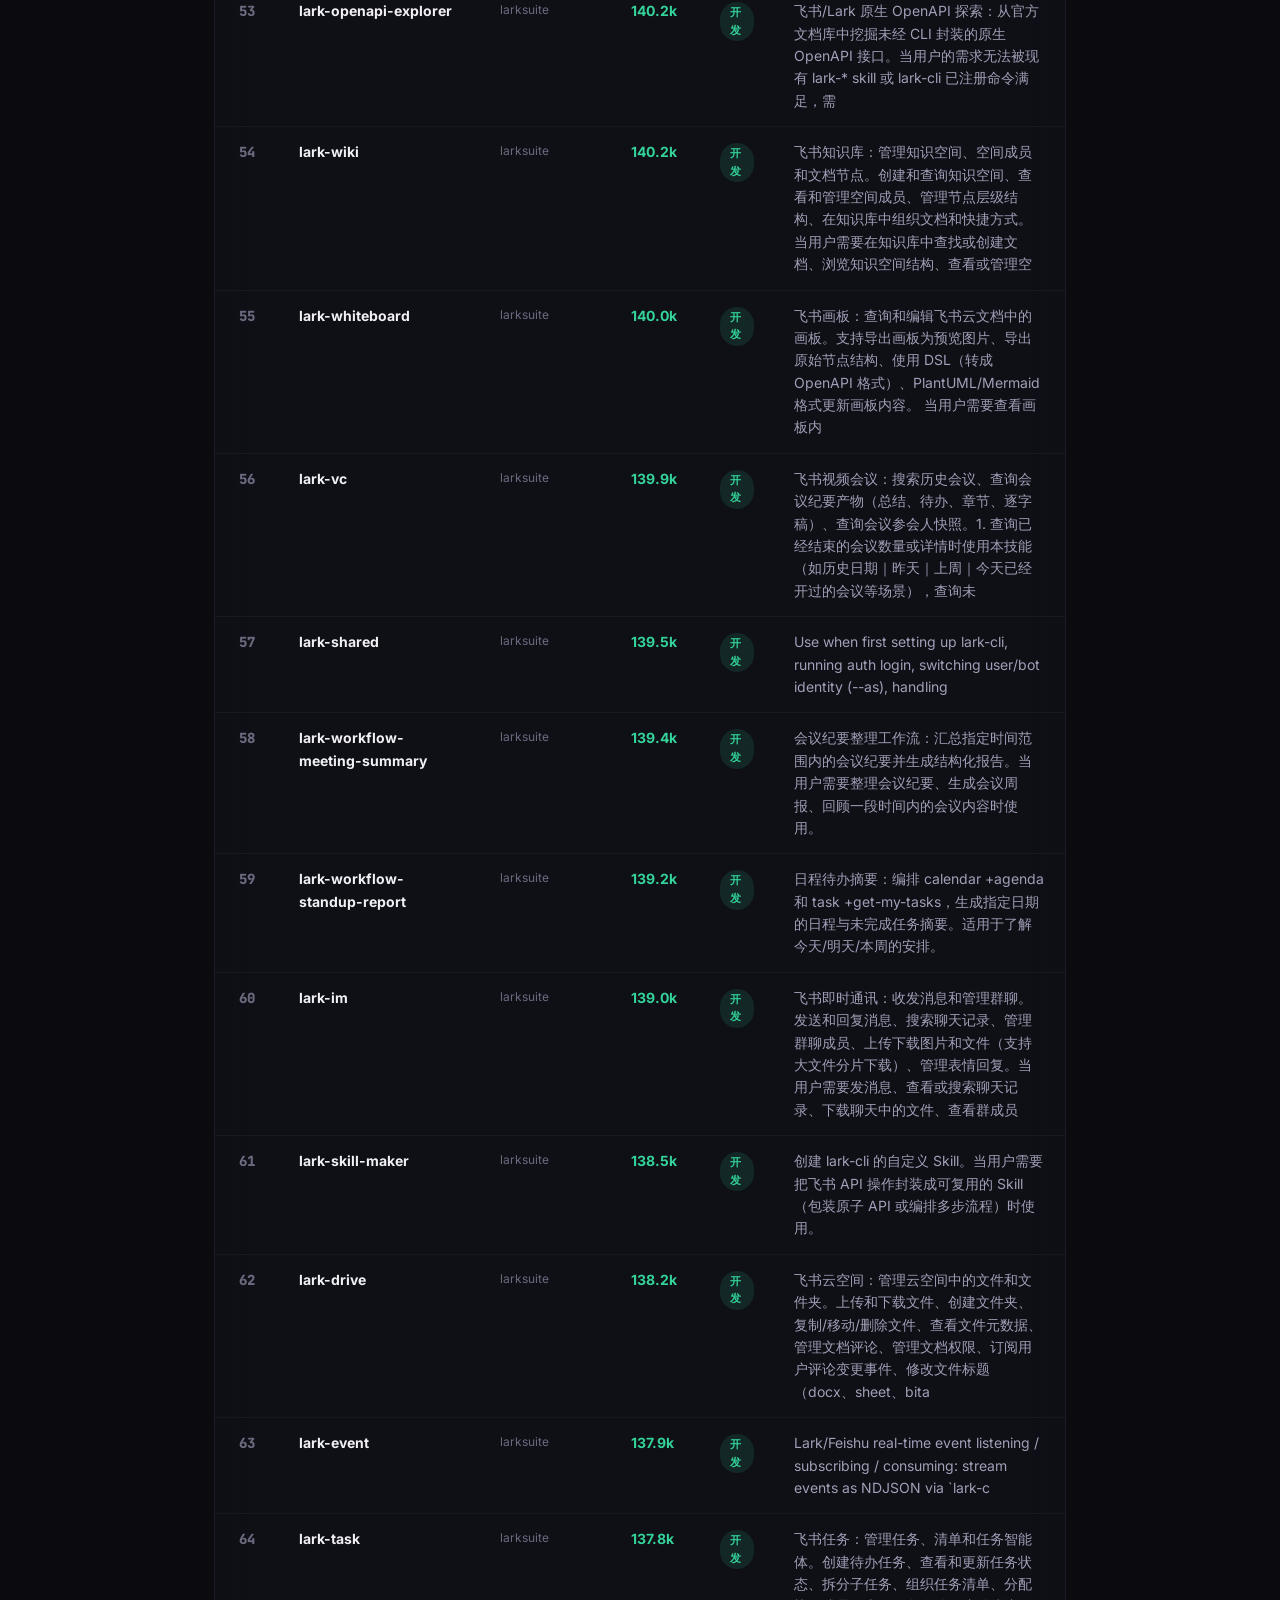
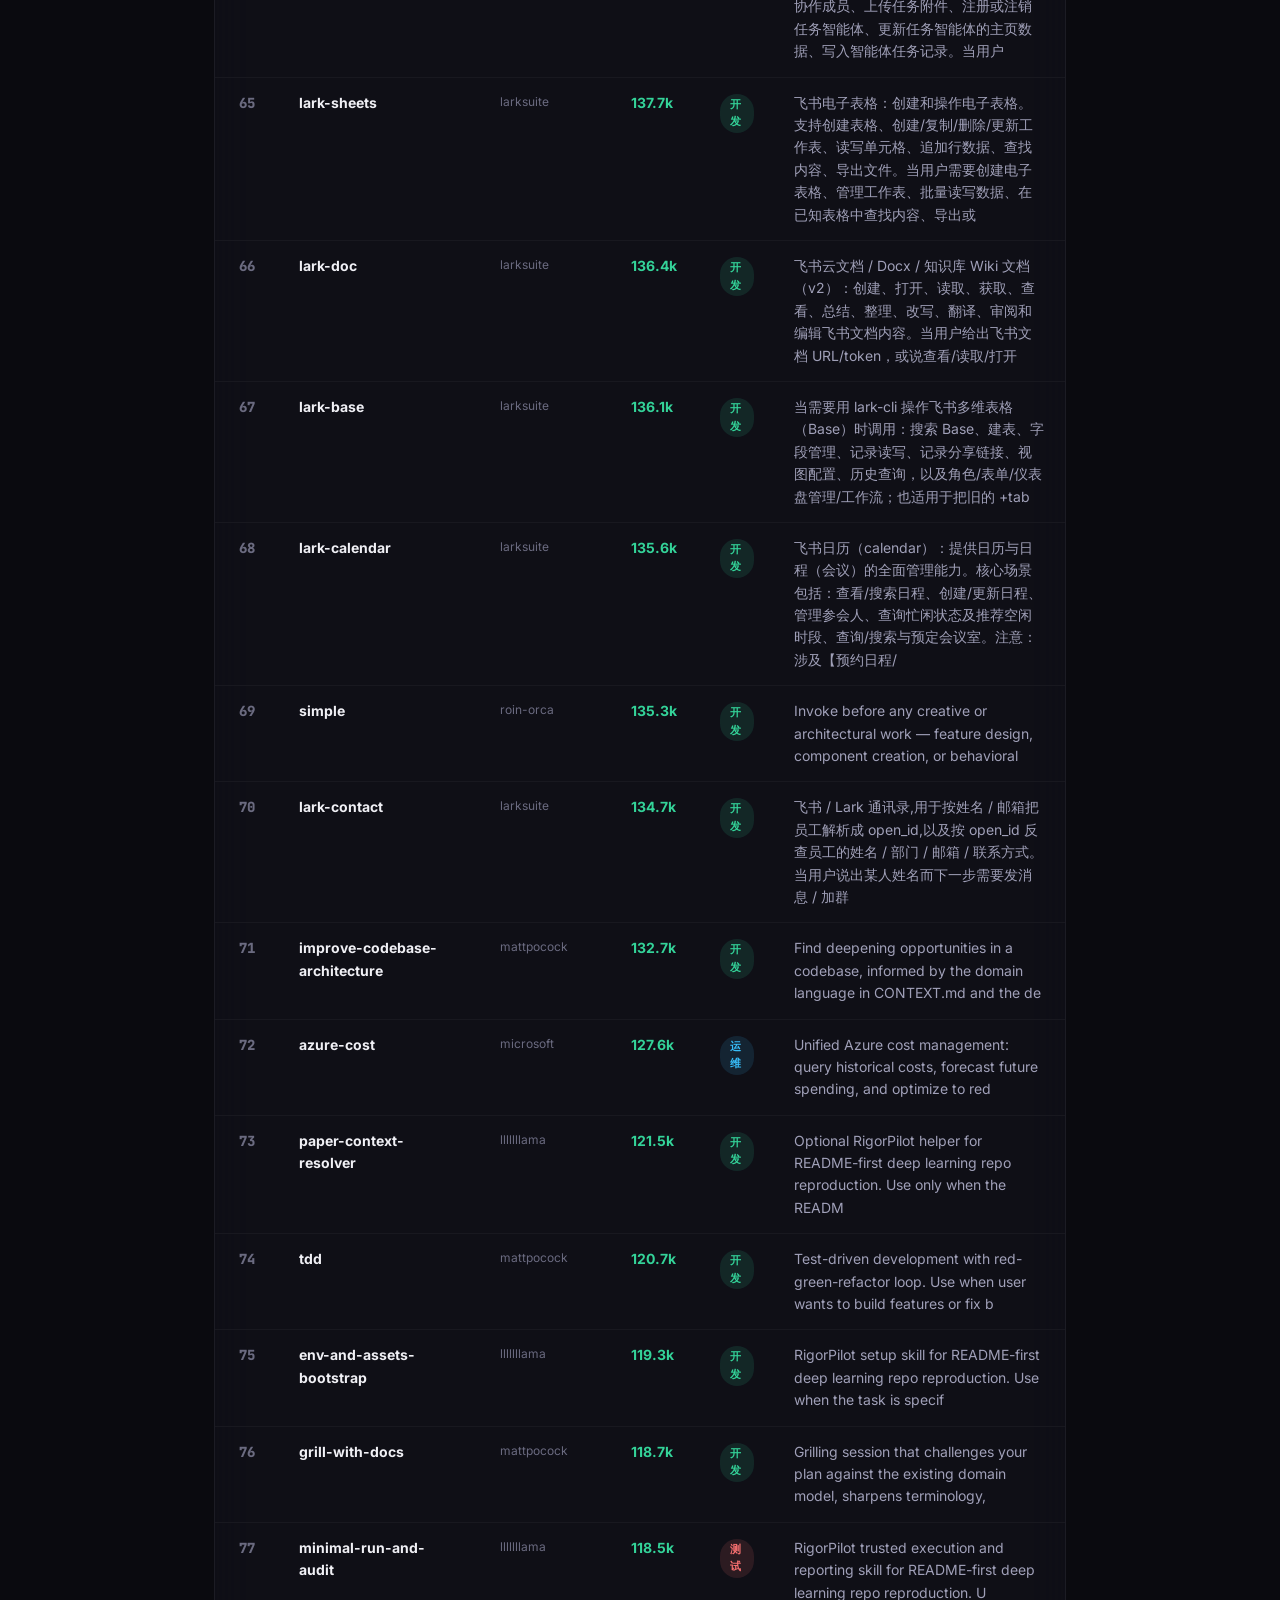
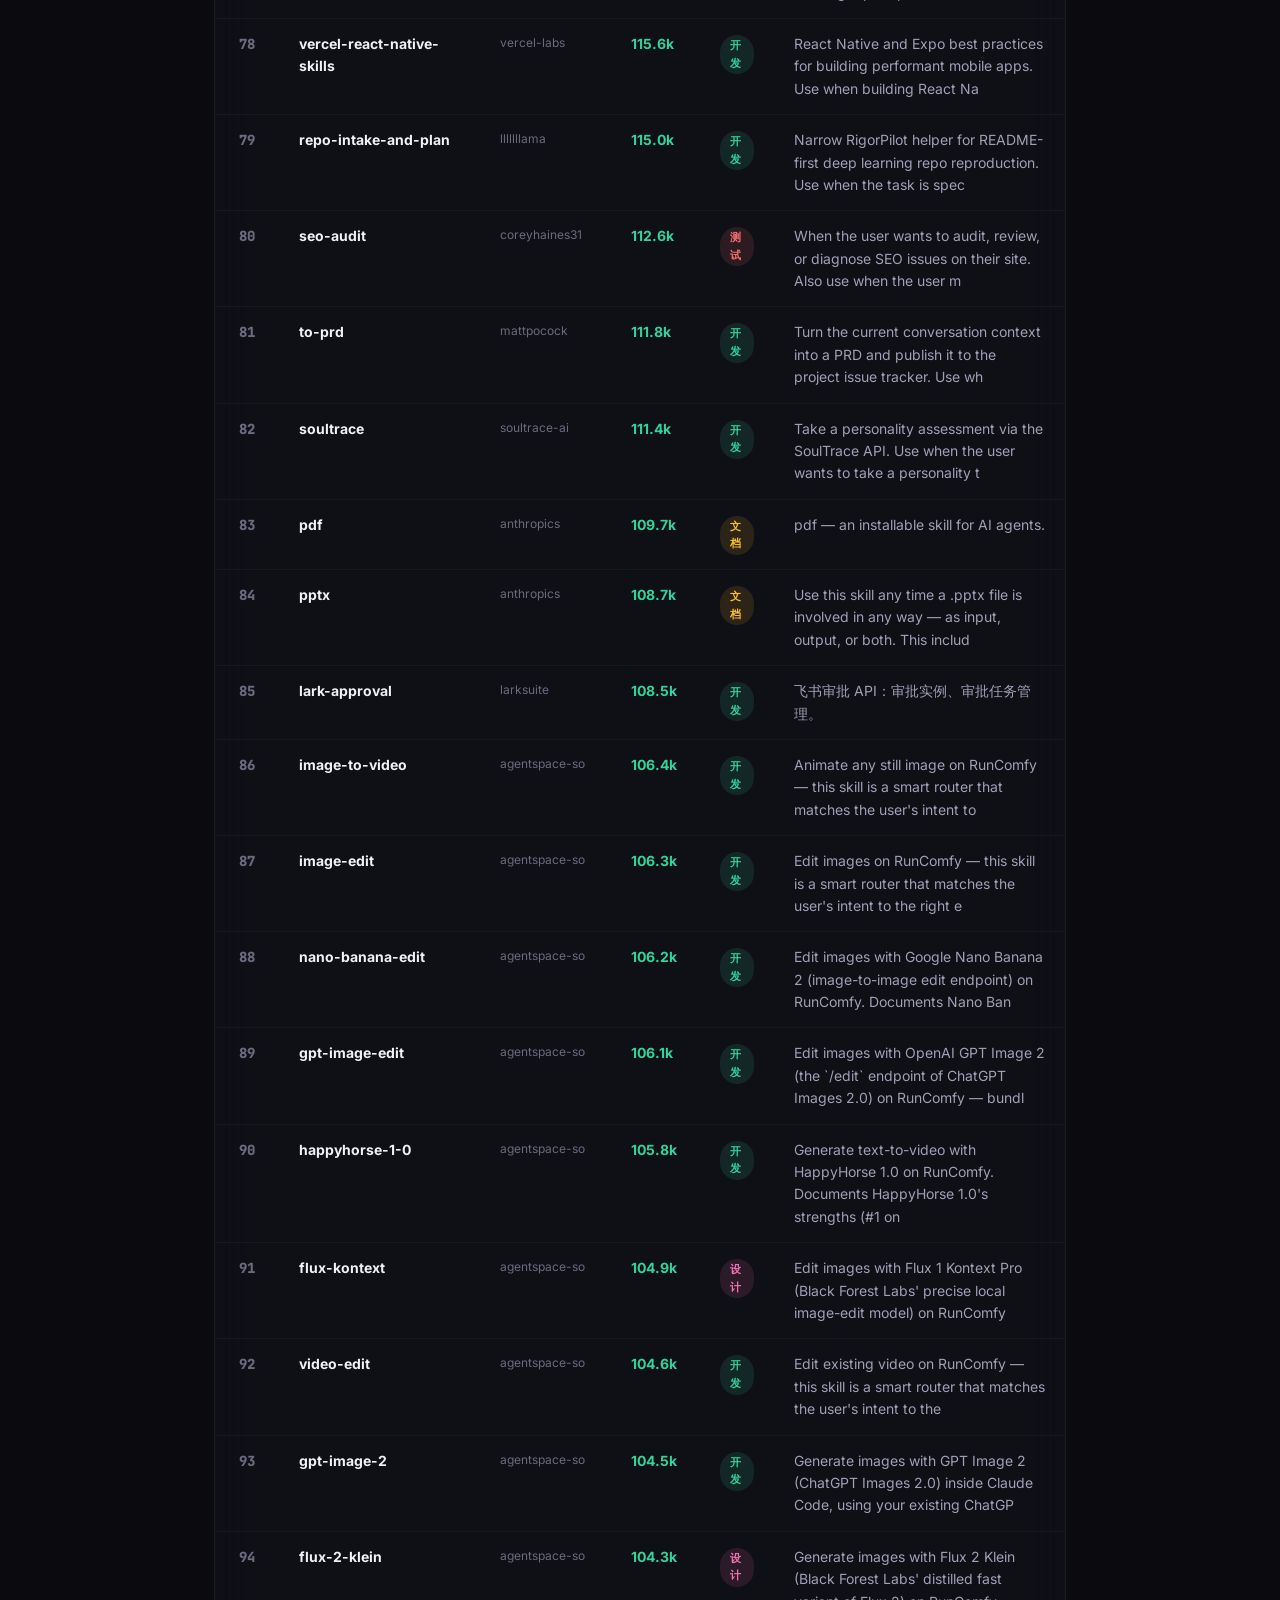
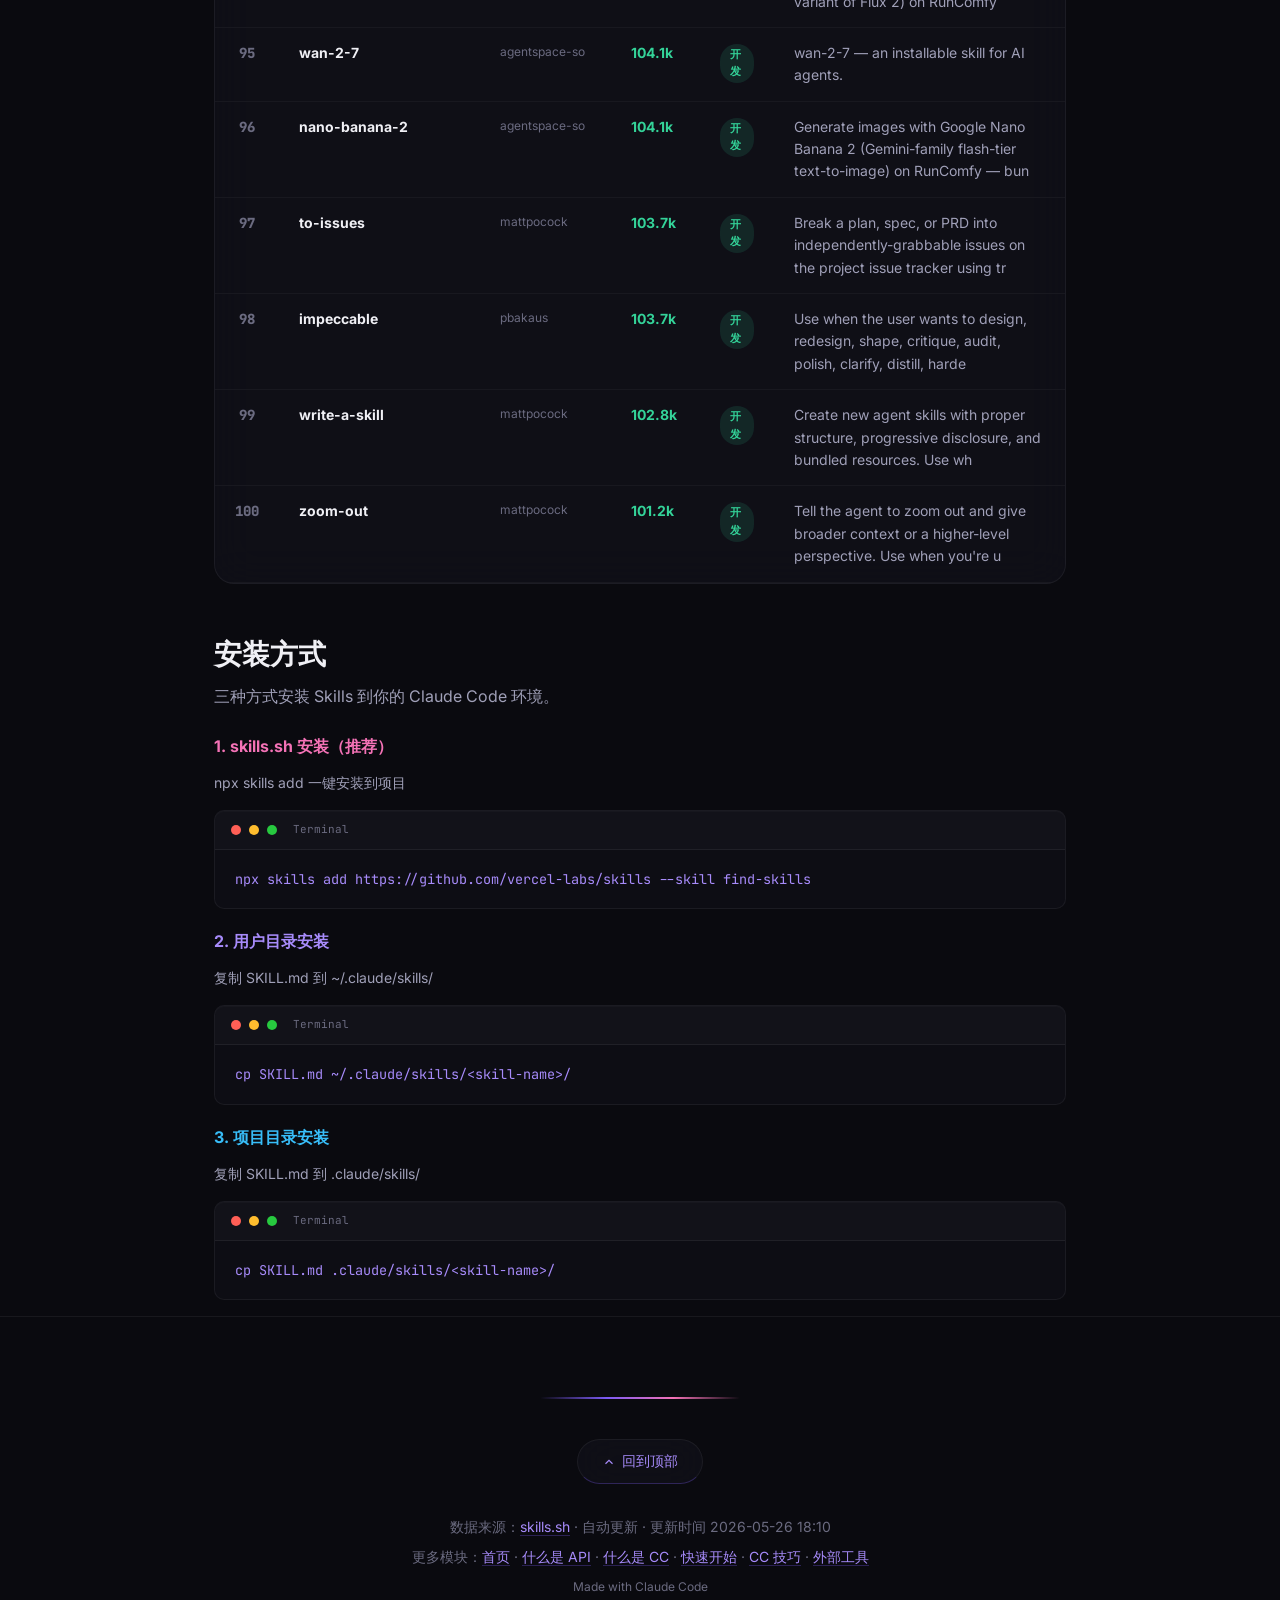
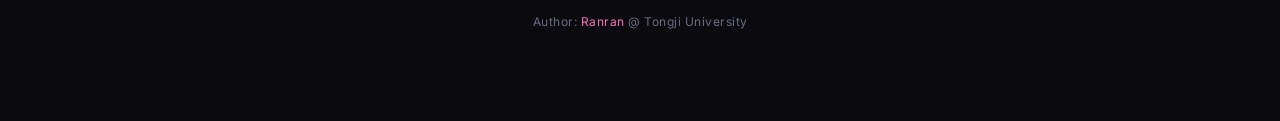
<file: pages/skills.html>
<!DOCTYPE html>
<html lang="zh-CN">
<head>
<meta charset="UTF-8">
<meta name="viewport" content="width=device-width, initial-scale=1.0">
<title>Skills 榜单 — Claude Code 生态全景</title>
<link rel="stylesheet" href="../css/common.css">
<style>

/* ===== Hero 特殊样式 ===== */
.hero-badge {
  color: var(--accent-secondary);
  animation: fadeInUp 0.8s ease forwards 0.2s, badge-electric-pink 4s ease-in-out infinite 1s;
}
.hero-badge::before { background: var(--accent-secondary); }
@keyframes badge-electric-pink {
  0%,100%{box-shadow:0 0 0 0 rgba(244,114,182,0);border-color:rgba(244,114,182,0.2);}
  50%{box-shadow:0 0 20px rgba(244,114,182,0.15);border-color:rgba(244,114,182,0.5);}
}
.top-nav .nav-brand .accent { color: var(--accent-secondary); }

/* ===== 搜索栏 ===== */
.search-block {
  max-width: 520px; margin: 0 auto 48px; position: relative;
}
.search-block input {
  width: 100%; padding: 14px 20px 14px 48px;
  background: var(--surface-card); border: 1px solid var(--border-default);
  border-radius: 100px; font-size: 15px; color: var(--text-primary);
  font-family: 'Inter', sans-serif; outline: none; transition: all 0.3s ease;
}
.search-block input:focus {
  border-color: var(--accent-secondary);
  box-shadow: 0 0 24px rgba(244,114,182,0.12);
}
.search-block input::placeholder { color: var(--text-disabled); }
.search-block .search-icon {
  position: absolute; left: 18px; top: 50%; transform: translateY(-50%);
  color: var(--text-muted); pointer-events: none;
}

/* ===== 统计卡片 ===== */
.stats-row {
  display: grid; grid-template-columns: repeat(3, 1fr); gap: 16px; margin-bottom: 56px;
}
@media (max-width: 768px) { .stats-row { grid-template-columns: repeat(2, 1fr); } }
.stat-card {
  background: var(--surface-card); border: 1px solid var(--border-default);
  border-radius: var(--radius-md); padding: 24px; text-align: center;
  backdrop-filter: blur(16px); transition: all 0.3s ease;
}
.stat-card:hover {
  border-color: var(--border-hover); transform: translateY(-4px);
  box-shadow: 0 16px 48px rgba(0,0,0,0.2);
}
.stat-num {
  font-size: 32px; font-weight: 900; letter-spacing: -0.03em;
  background: linear-gradient(135deg, var(--accent-secondary), var(--accent-light));
  -webkit-background-clip: text; -webkit-text-fill-color: transparent; background-clip: text;
}
.stat-label { font-size: 13px; color: var(--text-muted); margin-top: 4px; }

/* ===== Tab 导航 ===== */
.tab-group {
  display: flex; gap: 4px; background: rgba(255,255,255,0.03);
  border: 1px solid var(--border-default); border-radius: var(--radius-sm);
  padding: 4px; margin-bottom: 32px; width: fit-content; flex-wrap: wrap;
}
.tab-btn {
  padding: 8px 20px; border: none; background: transparent;
  color: var(--text-muted); font-family: 'Inter', sans-serif;
  font-size: 13px; font-weight: 500; border-radius: 8px;
  cursor: pointer; transition: all 0.3s ease;
}
.tab-btn:hover { color: var(--text-secondary); }
.tab-btn.active {
  background: var(--accent-secondary); color: white;
  box-shadow: 0 2px 12px rgba(244,114,182,0.3);
}
.tab-content { display: none; }
.tab-content.active { display: block; animation: fadeInUp 0.5s ease; }

/* ===== 榜单表格 ===== */
.leaderboard-wrap {
  background: var(--surface-card); border: 1px solid var(--border-default);
  border-radius: var(--radius-lg); overflow: hidden; margin-bottom: 40px;
  backdrop-filter: blur(20px);
}
.leaderboard-wrap table {
  width: 100%; border-collapse: collapse; font-size: 14px;
}
.leaderboard-wrap thead th {
  padding: 16px 20px; text-align: left; font-weight: 700; font-size: 11px;
  text-transform: uppercase; letter-spacing: 1px; color: var(--text-tertiary);
  border-bottom: 1px solid var(--border-default); background: rgba(255,255,255,0.02);
}
.leaderboard-wrap tbody tr {
  border-bottom: 1px solid var(--border-subtle); transition: all 0.2s ease;
}
.leaderboard-wrap tbody tr:hover { background: rgba(255,255,255,0.03); }
.leaderboard-wrap tbody td {
  padding: 14px 20px; vertical-align: top;
}
.leaderboard-wrap .rank {
  font-family: var(--font-mono); font-weight: 800; font-size: 14px;
  min-width: 36px; text-align: center; color: var(--text-muted);
}
.leaderboard-wrap .rank.top3 {
  background: linear-gradient(135deg, var(--accent-secondary), var(--accent-amber));
  -webkit-background-clip: text; -webkit-text-fill-color: transparent; background-clip: text;
}
.skill-name { font-weight: 700; color: var(--text-primary); }
.skill-name a {
  color: var(--text-primary); text-decoration: none; transition: color 0.2s;
}
.skill-name a:hover { color: var(--accent-secondary); }
.skill-owner { font-size: 12px; color: var(--text-muted); margin-top: 2px; }
.skill-desc { color: var(--text-secondary); line-height: 1.6; max-width: 400px; }
.skill-installs { font-weight: 700; color: var(--accent-green); white-space: nowrap; }
.skill-tag {
  display: inline-flex; align-items: center; gap: 4px;
  padding: 2px 10px; border-radius: var(--radius-full);
  font-size: 11px; font-weight: 600;
}
.tag-design { background: rgba(244,114,182,0.12); color: var(--accent-secondary); }
.tag-testing { background: rgba(248,113,113,0.12); color: var(--color-red-400); }
.tag-devops { background: rgba(56,189,248,0.12); color: var(--accent-tertiary); }
.tag-data { background: rgba(124,91,245,0.12); color: var(--accent-light); }
.tag-development { background: rgba(52,211,153,0.12); color: var(--accent-green); }
.tag-documentation { background: rgba(251,191,36,0.12); color: var(--accent-amber); }
.tag-marketing { background: rgba(244,114,182,0.12); color: var(--accent-secondary); }
.tag-mobile { background: rgba(56,189,248,0.12); color: var(--accent-tertiary); }

/* ===== 分类网格 ===== */
.category-grid {
  display: grid; grid-template-columns: repeat(3, 1fr); gap: 16px; margin-bottom: 40px;
}
@media (max-width: 768px) { .category-grid { grid-template-columns: 1fr; } }
.cat-card {
  background: var(--surface-card); border: 1px solid var(--border-default);
  border-radius: var(--radius-md); padding: 24px; transition: all 0.3s ease;
}
.cat-card:hover { border-color: var(--border-hover); transform: translateY(-2px); }
.cat-card h3 { font-size: 16px; font-weight: 700; margin-bottom: 8px; }
.cat-card .cat-count {
  font-size: 28px; font-weight: 900; margin-bottom: 8px;
  background: linear-gradient(135deg, var(--accent-secondary), var(--accent-light));
  -webkit-background-clip: text; -webkit-text-fill-color: transparent; background-clip: text;
}
.cat-card p { font-size: 13px; color: var(--text-muted); line-height: 1.6; }

/* ===== Top 50 详解卡 ===== */
.detail-card {
  background: var(--surface-card); border: 1px solid var(--border-default);
  border-radius: var(--radius-lg); padding: 32px; margin-bottom: 24px;
  backdrop-filter: blur(20px); transition: all 0.3s ease;
}
.detail-card:hover {
  border-color: var(--border-hover);
  box-shadow: 0 12px 40px rgba(0,0,0,0.15);
}
.detail-header {
  display: flex; align-items: center; gap: 16px; margin-bottom: 16px;
}
.detail-num {
  width: 40px; height: 40px; border-radius: 12px; display: flex;
  align-items: center; justify-content: center; font-weight: 900; font-size: 16px;
  background: rgba(244,114,182,0.12); color: var(--accent-secondary); flex-shrink: 0;
}
.detail-header h3 { font-size: 20px; font-weight: 800; }
.detail-header .detail-owner { font-size: 13px; color: var(--text-muted); margin-left: auto; }
.detail-body { font-size: 14px; color: var(--text-secondary); line-height: 1.8; }
.detail-link {
  display: inline-flex; align-items: center; gap: 6px; margin-top: 12px;
  font-size: 13px; font-weight: 600; color: var(--accent-secondary);
  text-decoration: none; transition: all 0.2s;
}
.detail-link:hover { gap: 10px; }

</style>
</head>
<body>

<!-- 顶部导航栏 -->
<nav class="top-nav" id="topNav">
  <a href="../index.html" class="nav-brand"><span class="accent">&lt;</span> CC Guide <span class="accent">/&gt;</span></a>
  <a href="#tab-top100"><span class="num">01</span>Top 100</a>
  <a href="#tab-top50"><span class="num">02</span>Top 50 详解</a>
  <a href="#tab-categories"><span class="num">03</span>分类统计</a>
  <a href="#tab-owners"><span class="num">04</span>Top 作者</a>
  <a href="#tab-agents"><span class="num">05</span>支持 Agent</a>
  <a href="#install"><span class="num">06</span>安装</a>
</nav>

<!-- 全局背景 -->
<div class="global-bg">
  <div class="signal-field"></div>
  <div class="orb"></div>
  <div class="cyber-tunnel"></div>
</div>
<div class="grid-bg"></div>
<div class="cursor-glow" id="cursorGlow"></div>
<div class="crt-overlay"></div>
<div class="scroll-scanline" id="scrollScanline"></div>

<!-- 侧边导航 -->
<nav class="toc" id="toc">
  <a href="#tab-top100" data-section="tab-top100"><span class="dot"></span><span class="num">01</span><span class="label">Top 100</span></a>
  <a href="#tab-top50" data-section="tab-top50"><span class="dot"></span><span class="num">02</span><span class="label">Top 50 详解</span></a>
  <a href="#tab-categories" data-section="tab-categories"><span class="dot"></span><span class="num">03</span><span class="label">分类统计</span></a>
  <a href="#tab-owners" data-section="tab-owners"><span class="dot"></span><span class="num">04</span><span class="label">Top 作者</span></a>
  <a href="#tab-agents" data-section="tab-agents"><span class="dot"></span><span class="num">05</span><span class="label">支持 Agent</span></a>
  <a href="#install" data-section="install"><span class="dot"></span><span class="num">06</span><span class="label">安装</span></a>
</nav>

<!-- Hero -->
<section class="hero" id="hero" style="min-height:70vh;">
  <div class="hero-badge electric-pulse">SKILLS MARKETPLACE</div>
  <h1><span class="glitch-text" data-text="Skills 榜单">Skills 榜单</span><br><span class="gradient-text neon-text">生态全景</span></h1>
  <p class="hero-subtitle">skills.sh 418,121 Skills — Top 100 排行、分类统计、安装指南</p>
  <div class="scroll-indicator">
    <div class="mouse"></div>
    <span style="font-size:11px;color:var(--text-muted);letter-spacing:2px;">SCROLL</span>
  </div>
</section>

<div class="container">

<!-- 统计 -->
<div class="stats-row fade-in">
  <div class="stat-card">
    <div class="stat-num" data-count="418121">0</div>
    <div class="stat-label">Skills 总量</div>
  </div>
  <div class="stat-card">
    <div class="stat-num" data-count="2213">0</div>
    <div class="stat-label">作者/组织</div>
  </div>
  <div class="stat-card">
    <div class="stat-num" data-count="18">0</div>
    <div class="stat-label">支持 Agent</div>
  </div>
</div>

<!-- 搜索 -->
<div class="search-block fade-in">
  <svg class="search-icon" width="18" height="18" viewBox="0 0 24 24" fill="none" stroke="currentColor" stroke-width="2"><circle cx="11" cy="11" r="8"/><path d="M21 21l-4.35-4.35"/></svg>
  <input type="text" id="skillSearch" placeholder="搜索 skill 名称、作者或功能...">
</div>

<!-- Tab 导航 -->
<div class="tab-group fade-in">
  <button class="tab-btn active" data-tab="top100">Top 100 排行</button>
  <button class="tab-btn" data-tab="top50">Top 50 详解</button>
  <button class="tab-btn" data-tab="categories">分类统计</button>
  <button class="tab-btn" data-tab="owners">Top 作者</button>
  <button class="tab-btn" data-tab="agents">支持 Agent</button>
</div>

<!-- ===== Tab: Top 100 ===== -->
<div class="tab-content active" id="tab-top100">
  <h2 style="font-size:28px;font-weight:800;margin-bottom:8px;">Top 100 排行</h2>
  <p style="color:var(--text-secondary);margin-bottom:24px;">按安装量排序的 Claude Code Skills 实时排行。</p>
  <div class="leaderboard-wrap">
    <table>
      <thead>
        <tr>
          <th style="width:50px">#</th>
          <th>Skill 名称</th>
          <th>作者</th>
          <th>安装量</th>
          <th>分类</th>
          <th>功能简介</th>
        </tr>
      </thead>
      <tbody id="top100Body">
      </tbody>
    </table>
  </div>
</div>

<!-- ===== Tab: Top 50 详解 ===== -->
<div class="tab-content" id="tab-top50">
  <h2 style="font-size:28px;font-weight:800;margin-bottom:8px;">Top 50 详解</h2>
  <p style="color:var(--text-secondary);margin-bottom:24px;">排名前 50 的 Skills 功能深度解析。</p>
  <div id="top50Details"></div>
</div>

<!-- ===== Tab: 分类统计 ===== -->
<div class="tab-content" id="tab-categories">
  <h2 style="font-size:28px;font-weight:800;margin-bottom:8px;">分类统计</h2>
  <p style="color:var(--text-secondary);margin-bottom:24px;">按功能领域的 Skills 分布。</p>
  <div class="category-grid" id="categoryGrid"></div>
</div>

<!-- ===== Tab: Top 作者 ===== -->
<div class="tab-content" id="tab-owners">
  <h2 style="font-size:28px;font-weight:800;margin-bottom:8px;">Top 作者</h2>
  <p style="color:var(--text-secondary);margin-bottom:24px;">发布 Skills 数量最多的作者和组织。</p>
  <div class="leaderboard-wrap">
    <table>
      <thead>
        <tr>
          <th style="width:50px">#</th>
          <th>作者/组织</th>
          <th style="width:120px">Skills 数</th>
        </tr>
      </thead>
      <tbody id="ownersBody"></tbody>
    </table>
  </div>
</div>

<!-- ===== Tab: 支持 Agent ===== -->
<div class="tab-content" id="tab-agents">
  <h2 style="font-size:28px;font-weight:800;margin-bottom:8px;">支持 Agent</h2>
  <p style="color:var(--text-secondary);margin-bottom:24px;">兼容 Skills 格式的 AI 编程工具。</p>
  <div class="category-grid" id="agentsGrid"></div>
</div>

<!-- ===== 安装指南 ===== -->
<div id="install" style="margin-top:48px;">
  <h2 style="font-size:28px;font-weight:800;margin-bottom:8px;">安装方式</h2>
  <p style="color:var(--text-secondary);margin-bottom:24px;">三种方式安装 Skills 到你的 Claude Code 环境。</p>

  <div style="margin-bottom:20px;">
    <h3 style="font-size:16px;font-weight:700;margin-bottom:12px;color:var(--accent-secondary);">1. skills.sh 安装（推荐）</h3>
    <p style="color:var(--text-secondary);margin-bottom:12px;font-size:14px;">npx skills add 一键安装到项目</p>
    <div class="code-block" style="position:relative;">
      <div class="code-header">
        <span class="code-dot red"></span>
        <span class="code-dot yellow"></span>
        <span class="code-dot green"></span>
        <span class="code-lang">Terminal</span>
      </div>
      <pre>npx skills add https://github.com/vercel-labs/skills --skill find-skills</pre>
    </div>
  </div>

  <div style="margin-bottom:20px;">
    <h3 style="font-size:16px;font-weight:700;margin-bottom:12px;color:var(--accent-light);">2. 用户目录安装</h3>
    <p style="color:var(--text-secondary);margin-bottom:12px;font-size:14px;">复制 SKILL.md 到 ~/.claude/skills/</p>
    <div class="code-block" style="position:relative;">
      <div class="code-header">
        <span class="code-dot red"></span>
        <span class="code-dot yellow"></span>
        <span class="code-dot green"></span>
        <span class="code-lang">Terminal</span>
      </div>
      <pre>cp SKILL.md ~/.claude/skills/&lt;skill-name&gt;/</pre>
    </div>
  </div>

  <div>
    <h3 style="font-size:16px;font-weight:700;margin-bottom:12px;color:var(--accent-tertiary);">3. 项目目录安装</h3>
    <p style="color:var(--text-secondary);margin-bottom:12px;font-size:14px;">复制 SKILL.md 到 .claude/skills/</p>
    <div class="code-block" style="position:relative;">
      <div class="code-header">
        <span class="code-dot red"></span>
        <span class="code-dot yellow"></span>
        <span class="code-dot green"></span>
        <span class="code-lang">Terminal</span>
      </div>
      <pre>cp SKILL.md .claude/skills/&lt;skill-name&gt;/</pre>
    </div>
  </div>
</div>

</div><!-- .container -->

<!-- Footer -->
<div class="footer fade-in">
  <a href="#hero" class="back-to-top">
    <svg viewBox="0 0 24 24" fill="none" stroke="currentColor" stroke-width="2"><path d="M18 15l-6-6-6 6"/></svg>
    回到顶部
  </a>
  <p style="margin-top:32px;">数据来源：<a href="https://www.skills.sh" target="_blank">skills.sh</a> · 自动更新 · 更新时间 2026-05-26 18:10</p>
  <p style="margin-top:8px;">更多模块：<a href="../index.html">首页</a> · <a href="api-intro.html">什么是 API</a> · <a href="claude-code-intro.html">什么是 CC</a> · <a href="guide.html">快速开始</a> · <a href="vibe-coding.html">CC 技巧</a> · <a href="tools.html">外部工具</a></p>
  <p style="margin-top:8px;font-size:12px;color:var(--text-muted);">Made with Claude Code</p>
  <p style="margin-top:16px;font-size:12px;color:var(--text-muted);letter-spacing:0.5px;">Author: <span style="color:var(--accent-secondary);">Ranran</span> @ Tongji University</p>
</div>

<script src="../js/common.js"></script>
<script>

// ===== 数据 (由 skills_crawler.py 自动生成) =====
const top100 = [{"rank": 1, "name": "find-skills", "owner": "vercel-labs", "installs": "1.5M", "cat": "development", "desc": "Helps users discover and install agent skills when they ask questions like \"how do I do X\", \"find a ", "link": "https://www.skills.sh/vercel-labs/skills/find-skills"}, {"rank": 2, "name": "frontend-design", "owner": "anthropics", "installs": "421.7k", "cat": "design", "desc": "Create distinctive, production-grade frontend interfaces with high design quality. Use this skill wh", "link": "https://www.skills.sh/anthropics/skills/frontend-design"}, {"rank": 3, "name": "vercel-react-best-practices", "owner": "vercel-labs", "installs": "389.2k", "cat": "development", "desc": "React and Next.js performance optimization guidelines from Vercel Engineering. This skill should be ", "link": "https://www.skills.sh/vercel-labs/agent-skills/vercel-react-best-practices"}, {"rank": 4, "name": "azure-ai", "owner": "microsoft", "installs": "324.5k", "cat": "devops", "desc": "Use for Azure AI: Search, Speech, OpenAI, Document Intelligence. Helps with search, vector/hybrid se", "link": "https://www.skills.sh/microsoft/azure-skills/azure-ai"}, {"rank": 5, "name": "azure-validate", "owner": "microsoft", "installs": "323.8k", "cat": "devops", "desc": "Pre-deployment validation for Azure readiness. Run deep checks on configuration, infrastructure (Bic", "link": "https://www.skills.sh/microsoft/azure-skills/azure-validate"}, {"rank": 6, "name": "appinsights-instrumentation", "owner": "microsoft", "installs": "323.7k", "cat": "development", "desc": "Guidance for instrumenting webapps with Azure Application Insights. Provides telemetry patterns, SDK", "link": "https://www.skills.sh/microsoft/azure-skills/appinsights-instrumentation"}, {"rank": 7, "name": "microsoft-foundry", "owner": "microsoft", "installs": "323.2k", "cat": "development", "desc": "Deploy, evaluate, and manage Foundry agents end-to-end: Docker build, ACR push, hosted/prompt agent ", "link": "https://www.skills.sh/microsoft/azure-skills/microsoft-foundry"}, {"rank": 8, "name": "entra-app-registration", "owner": "microsoft", "installs": "318.9k", "cat": "development", "desc": "Guides Microsoft Entra ID app registration, OAuth 2.0 authentication, and MSAL integration. USE FOR:", "link": "https://www.skills.sh/microsoft/azure-skills/entra-app-registration"}, {"rank": 9, "name": "web-design-guidelines", "owner": "vercel-labs", "installs": "317.7k", "cat": "design", "desc": "Review UI code for Web Interface Guidelines compliance. Use when asked to \"review my UI\", \"check acc", "link": "https://www.skills.sh/vercel-labs/agent-skills/web-design-guidelines"}, {"rank": 10, "name": "azure-storage", "owner": "microsoft", "installs": "317.1k", "cat": "devops", "desc": "Azure Storage Services including Blob Storage, File Shares, Queue Storage, Table Storage, and Data L", "link": "https://www.skills.sh/microsoft/azure-skills/azure-storage"}, {"rank": 11, "name": "azure-prepare", "owner": "microsoft", "installs": "314.5k", "cat": "devops", "desc": "Prepare Azure apps for deployment (infra Bicep/Terraform, azure.yaml, Dockerfiles). Use for create/m", "link": "https://www.skills.sh/microsoft/azure-skills/azure-prepare"}, {"rank": 12, "name": "azure-resource-visualizer", "owner": "microsoft", "installs": "313.9k", "cat": "design", "desc": "Analyze Azure resource groups and generate detailed Mermaid architecture diagrams showing the relati", "link": "https://www.skills.sh/microsoft/azure-skills/azure-resource-visualizer"}, {"rank": 13, "name": "azure-resource-lookup", "owner": "microsoft", "installs": "312.5k", "cat": "devops", "desc": "List, find, and show Azure resources across subscriptions or resource groups. Handles prompts like \"", "link": "https://www.skills.sh/microsoft/azure-skills/azure-resource-lookup"}, {"rank": 14, "name": "azure-rbac", "owner": "microsoft", "installs": "312.3k", "cat": "devops", "desc": "Helps users find the right Azure RBAC role for an identity with least privilege access, then generat", "link": "https://www.skills.sh/microsoft/azure-skills/azure-rbac"}, {"rank": 15, "name": "azure-aigateway", "owner": "microsoft", "installs": "310.4k", "cat": "devops", "desc": "Configure Azure API Management as an AI Gateway for AI models, MCP tools, and agents. WHEN: semantic", "link": "https://www.skills.sh/microsoft/azure-skills/azure-aigateway"}, {"rank": 16, "name": "azure-messaging", "owner": "microsoft", "installs": "310.3k", "cat": "devops", "desc": "Troubleshoot and resolve issues with Azure Messaging SDKs for Event Hubs and Service Bus. Covers con", "link": "https://www.skills.sh/microsoft/azure-skills/azure-messaging"}, {"rank": 17, "name": "azure-kusto", "owner": "microsoft", "installs": "306.8k", "cat": "devops", "desc": "Query and analyze data in Azure Data Explorer (Kusto/ADX) using KQL for log analytics, telemetry, an", "link": "https://www.skills.sh/microsoft/azure-skills/azure-kusto"}, {"rank": 18, "name": "remotion-best-practices", "owner": "remotion-dev", "installs": "299.0k", "cat": "development", "desc": "Best practices for Remotion - Video creation in React", "link": "https://www.skills.sh/remotion-dev/skills/remotion-best-practices"}, {"rank": 19, "name": "azure-deploy", "owner": "microsoft", "installs": "296.7k", "cat": "devops", "desc": "Execute Azure deployments for ALREADY-PREPARED applications that have existing .azure/deployment-pla", "link": "https://www.skills.sh/microsoft/azure-skills/azure-deploy"}, {"rank": 20, "name": "azure-diagnostics", "owner": "microsoft", "installs": "296.6k", "cat": "devops", "desc": "Debug Azure production issues on Azure using AppLens, Azure Monitor, resource health, and safe triag", "link": "https://www.skills.sh/microsoft/azure-skills/azure-diagnostics"}, {"rank": 21, "name": "azure-compliance", "owner": "microsoft", "installs": "293.2k", "cat": "devops", "desc": "Run Azure compliance and security audits with azqr plus Key Vault expiration checks. Covers best-pra", "link": "https://www.skills.sh/microsoft/azure-skills/azure-compliance"}, {"rank": 22, "name": "agent-browser", "owner": "vercel-labs", "installs": "281.6k", "cat": "development", "desc": "Browser automation CLI for AI agents. Use when the user needs to interact with websites, including n", "link": "https://www.skills.sh/vercel-labs/agent-browser/agent-browser"}, {"rank": 23, "name": "azure-hosted-copilot-sdk", "owner": "microsoft", "installs": "277.1k", "cat": "devops", "desc": "Build, deploy, and modify GitHub Copilot SDK apps on Azure. MANDATORY when codebase contains @github", "link": "https://www.skills.sh/microsoft/azure-skills/azure-hosted-copilot-sdk"}, {"rank": 24, "name": "azure-compute", "owner": "microsoft", "installs": "254.6k", "cat": "devops", "desc": "Azure VM and VMSS router for recommendations, pricing, autoscale, orchestration, connectivity troubl", "link": "https://www.skills.sh/microsoft/azure-skills/azure-compute"}, {"rank": 25, "name": "azure-cloud-migrate", "owner": "microsoft", "installs": "250.7k", "cat": "devops", "desc": "Assess and migrate cross-cloud workloads to Azure with reports and code conversion. Supports Lambda→", "link": "https://www.skills.sh/microsoft/azure-skills/azure-cloud-migrate"}, {"rank": 26, "name": "skill-creator", "owner": "anthropics", "installs": "198.1k", "cat": "development", "desc": "Create new skills, modify and improve existing skills, and measure skill performance. Use when users", "link": "https://www.skills.sh/anthropics/skills/skill-creator"}, {"rank": 27, "name": "azure-quotas", "owner": "microsoft", "installs": "187.6k", "cat": "devops", "desc": "Check/manage Azure quotas and usage across providers. For deployment planning, capacity validation, ", "link": "https://www.skills.sh/microsoft/azure-skills/azure-quotas"}, {"rank": 28, "name": "azure-upgrade", "owner": "microsoft", "installs": "181.3k", "cat": "devops", "desc": "Assess and upgrade Azure workloads between plans, tiers, or SKUs, or modernize Azure SDK dependencie", "link": "https://www.skills.sh/microsoft/azure-skills/azure-upgrade"}, {"rank": 29, "name": "azure-cost-optimization", "owner": "microsoft", "installs": "179.7k", "cat": "devops", "desc": "Identify Azure cost savings from usage and spending data. USE FOR: optimize Azure costs, reduce Azur", "link": "https://www.skills.sh/microsoft/azure-skills/azure-cost-optimization"}, {"rank": 30, "name": "vercel-composition-patterns", "owner": "vercel-labs", "installs": "172.1k", "cat": "development", "desc": "React composition patterns that scale. Use when refactoring components with boolean prop proliferati", "link": "https://www.skills.sh/vercel-labs/agent-skills/vercel-composition-patterns"}, {"rank": 31, "name": "grill-me", "owner": "mattpocock", "installs": "171.9k", "cat": "development", "desc": "Interview the user relentlessly about a plan or design until reaching shared understanding, resolvin", "link": "https://www.skills.sh/mattpocock/skills/grill-me"}, {"rank": 32, "name": "supabase-postgres-best-practices", "owner": "supabase", "installs": "171.8k", "cat": "development", "desc": "Postgres performance optimization and best practices from Supabase. Use this skill when writing, rev", "link": "https://www.skills.sh/supabase/agent-skills/supabase-postgres-best-practices"}, {"rank": 33, "name": "brainstorming", "owner": "obra", "installs": "164.7k", "cat": "data", "desc": "You MUST use this before any creative work - creating features, building components, adding function", "link": "https://www.skills.sh/obra/superpowers/brainstorming"}, {"rank": 34, "name": "azure-enterprise-infra-planner", "owner": "microsoft", "installs": "158.9k", "cat": "devops", "desc": "Architect and provision enterprise Azure infrastructure from workload descriptions. For cloud archit", "link": "https://www.skills.sh/microsoft/azure-skills/azure-enterprise-infra-planner"}, {"rank": 35, "name": "ui-ux-pro-max", "owner": "nextlevelbuilder", "installs": "158.5k", "cat": "design", "desc": "UI/UX design intelligence for web and mobile. Includes 50+ styles, 161 color palettes, 57 font pairi", "link": "https://www.skills.sh/nextlevelbuilder/ui-ux-pro-max-skill/ui-ux-pro-max"}, {"rank": 36, "name": "caveman", "owner": "juliusbrussee", "installs": "154.3k", "cat": "development", "desc": "Ultra-compressed communication mode. Cuts token usage ~75% by speaking like caveman while keeping fu", "link": "https://www.skills.sh/juliusbrussee/caveman/caveman"}, {"rank": 37, "name": "azure-kubernetes", "owner": "microsoft", "installs": "150.3k", "cat": "devops", "desc": "Plan, create, and configure production-ready Azure Kubernetes Service (AKS) clusters. Covers Day-0 c", "link": "https://www.skills.sh/microsoft/azure-skills/azure-kubernetes"}, {"rank": 38, "name": "openclaw-secure-linux-cloud", "owner": "xixu-me", "installs": "149.6k", "cat": "design", "desc": "Use when self-hosting OpenClaw on a cloud server, hardening a remote OpenClaw gateway, choosing betw", "link": "https://www.skills.sh/xixu-me/skills/openclaw-secure-linux-cloud"}, {"rank": 39, "name": "opensource-guide-coach", "owner": "xixu-me", "installs": "149.2k", "cat": "design", "desc": "Use when a user wants guidance on starting, contributing to, growing, governing, funding, securing, ", "link": "https://www.skills.sh/xixu-me/skills/opensource-guide-coach"}, {"rank": 40, "name": "shadcn", "owner": "shadcn", "installs": "147.4k", "cat": "development", "desc": "Manages shadcn components and projects — adding, searching, fixing, debugging, styling, and composin", "link": "https://www.skills.sh/shadcn/ui/shadcn"}, {"rank": 41, "name": "github-actions-docs", "owner": "xixu-me", "installs": "147.4k", "cat": "development", "desc": "Use when users ask how to write, explain, customize, migrate, secure, or troubleshoot GitHub Actions", "link": "https://www.skills.sh/xixu-me/skills/github-actions-docs"}, {"rank": 42, "name": "skills-cli", "owner": "xixu-me", "installs": "147.1k", "cat": "development", "desc": "Use when users ask to discover, install, list, check, update, remove, back up, restore, sync, or ini", "link": "https://www.skills.sh/xixu-me/skills/skills-cli"}, {"rank": 43, "name": "secure-linux-web-hosting", "owner": "xixu-me", "installs": "146.6k", "cat": "design", "desc": "Use when setting up, hardening, or reviewing a cloud server for self-hosting, including DNS, SSH, fi", "link": "https://www.skills.sh/xixu-me/skills/secure-linux-web-hosting"}, {"rank": 44, "name": "use-my-browser", "owner": "xixu-me", "installs": "146.6k", "cat": "development", "desc": "Use when work depends on the user's live browser session or visible rendered state rather than stati", "link": "https://www.skills.sh/xixu-me/skills/use-my-browser"}, {"rank": 45, "name": "running-claude-code-via-litellm-copilot", "owner": "xixu-me", "installs": "146.5k", "cat": "development", "desc": "Use when routing Claude Code through a local LiteLLM proxy to GitHub Copilot, reducing direct Anthro", "link": "https://www.skills.sh/xixu-me/skills/running-claude-code-via-litellm-copilot"}, {"rank": 46, "name": "readme-i18n", "owner": "xixu-me", "installs": "145.8k", "cat": "development", "desc": "Use when the user wants to translate a repository README, make a repo multilingual, localize docs, a", "link": "https://www.skills.sh/xixu-me/skills/readme-i18n"}, {"rank": 47, "name": "xget", "owner": "xixu-me", "installs": "145.6k", "cat": "development", "desc": "Use when tasks involve Xget URL rewriting, registry/package/container/API acceleration, integrating ", "link": "https://www.skills.sh/xixu-me/skills/xget"}, {"rank": 48, "name": "xdrop", "owner": "xixu-me", "installs": "145.4k", "cat": "development", "desc": "Use this skill when the user wants to send or fetch files through an Xdrop server from the terminal,", "link": "https://www.skills.sh/xixu-me/skills/xdrop"}, {"rank": 49, "name": "tzst", "owner": "xixu-me", "installs": "143.8k", "cat": "development", "desc": "Use when the user needs to create, extract, flatten, list, test, install, script, or troubleshoot `t", "link": "https://www.skills.sh/xixu-me/skills/tzst"}, {"rank": 50, "name": "sleek-design-mobile-apps", "owner": "sleekdotdesign", "installs": "141.9k", "cat": "design", "desc": "Use when the user wants to design a mobile app, create screens, build UI, or interact with their Sle", "link": "https://www.skills.sh/sleekdotdesign/agent-skills/sleek-design-mobile-apps"}, {"rank": 51, "name": "lark-minutes", "owner": "larksuite", "installs": "140.8k", "cat": "development", "desc": "飞书妙记：妙记相关基本功能。1.查询妙记列表（按关键词/所有者/参与者/时间范围）；2.获取妙记基础信息（标题、封面、时长 等）；3.下载妙记音视频文件；4.获取妙记相关 AI 产物（总结、待办、章节", "link": "https://www.skills.sh/larksuite/cli/lark-minutes"}, {"rank": 52, "name": "lark-mail", "owner": "larksuite", "installs": "140.6k", "cat": "data", "desc": "飞书邮箱 — draft, compose, send, reply, forward, read, and search emails; manage drafts, folders, labels", "link": "https://www.skills.sh/larksuite/cli/lark-mail"}, {"rank": 53, "name": "lark-openapi-explorer", "owner": "larksuite", "installs": "140.2k", "cat": "development", "desc": "飞书/Lark 原生 OpenAPI 探索：从官方文档库中挖掘未经 CLI 封装的原生 OpenAPI 接口。当用户的需求无法被现有 lark-* skill 或 lark-cli 已注册命令满足，需", "link": "https://www.skills.sh/larksuite/cli/lark-openapi-explorer"}, {"rank": 54, "name": "lark-wiki", "owner": "larksuite", "installs": "140.2k", "cat": "development", "desc": "飞书知识库：管理知识空间、空间成员和文档节点。创建和查询知识空间、查看和管理空间成员、管理节点层级结构、在知识库中组织文档和快捷方式。当用户需要在知识库中查找或创建文档、浏览知识空间结构、查看或管理空", "link": "https://www.skills.sh/larksuite/cli/lark-wiki"}, {"rank": 55, "name": "lark-whiteboard", "owner": "larksuite", "installs": "140.0k", "cat": "development", "desc": "飞书画板：查询和编辑飞书云文档中的画板。支持导出画板为预览图片、导出原始节点结构、使用 DSL（转成 OpenAPI 格式）、PlantUML/Mermaid 格式更新画板内容。 当用户需要查看画板内", "link": "https://www.skills.sh/larksuite/cli/lark-whiteboard"}, {"rank": 56, "name": "lark-vc", "owner": "larksuite", "installs": "139.9k", "cat": "development", "desc": "飞书视频会议：搜索历史会议、查询会议纪要产物（总结、待办、章节、逐字稿）、查询会议参会人快照。1. 查询已经结束的会议数量或详情时使用本技能（如历史日期｜昨天｜上周｜今天已经开过的会议等场景），查询未", "link": "https://www.skills.sh/larksuite/cli/lark-vc"}, {"rank": 57, "name": "lark-shared", "owner": "larksuite", "installs": "139.5k", "cat": "development", "desc": "Use when first setting up lark-cli, running auth login, switching user/bot identity (--as), handling", "link": "https://www.skills.sh/larksuite/cli/lark-shared"}, {"rank": 58, "name": "lark-workflow-meeting-summary", "owner": "larksuite", "installs": "139.4k", "cat": "development", "desc": "会议纪要整理工作流：汇总指定时间范围内的会议纪要并生成结构化报告。当用户需要整理会议纪要、生成会议周报、回顾一段时间内的会议内容时使用。", "link": "https://www.skills.sh/larksuite/cli/lark-workflow-meeting-summary"}, {"rank": 59, "name": "lark-workflow-standup-report", "owner": "larksuite", "installs": "139.2k", "cat": "development", "desc": "日程待办摘要：编排 calendar +agenda 和 task +get-my-tasks，生成指定日期的日程与未完成任务摘要。适用于了解今天/明天/本周的安排。", "link": "https://www.skills.sh/larksuite/cli/lark-workflow-standup-report"}, {"rank": 60, "name": "lark-im", "owner": "larksuite", "installs": "139.0k", "cat": "development", "desc": "飞书即时通讯：收发消息和管理群聊。发送和回复消息、搜索聊天记录、管理群聊成员、上传下载图片和文件（支持大文件分片下载）、管理表情回复。当用户需要发消息、查看或搜索聊天记录、下载聊天中的文件、查看群成员", "link": "https://www.skills.sh/larksuite/cli/lark-im"}, {"rank": 61, "name": "lark-skill-maker", "owner": "larksuite", "installs": "138.5k", "cat": "development", "desc": "创建 lark-cli 的自定义 Skill。当用户需要把飞书 API 操作封装成可复用的 Skill（包装原子 API 或编排多步流程）时使用。", "link": "https://www.skills.sh/larksuite/cli/lark-skill-maker"}, {"rank": 62, "name": "lark-drive", "owner": "larksuite", "installs": "138.2k", "cat": "development", "desc": "飞书云空间：管理云空间中的文件和文件夹。上传和下载文件、创建文件夹、复制/移动/删除文件、查看文件元数据、管理文档评论、管理文档权限、订阅用户评论变更事件、修改文件标题（docx、sheet、bita", "link": "https://www.skills.sh/larksuite/cli/lark-drive"}, {"rank": 63, "name": "lark-event", "owner": "larksuite", "installs": "137.9k", "cat": "development", "desc": "Lark/Feishu real-time event listening / subscribing / consuming: stream events as NDJSON via `lark-c", "link": "https://www.skills.sh/larksuite/cli/lark-event"}, {"rank": 64, "name": "lark-task", "owner": "larksuite", "installs": "137.8k", "cat": "development", "desc": "飞书任务：管理任务、清单和任务智能体。创建待办任务、查看和更新任务状态、拆分子任务、组织任务清单、分配协作成员、上传任务附件、注册或注销任务智能体、更新任务智能体的主页数据、写入智能体任务记录。当用户", "link": "https://www.skills.sh/larksuite/cli/lark-task"}, {"rank": 65, "name": "lark-sheets", "owner": "larksuite", "installs": "137.7k", "cat": "development", "desc": "飞书电子表格：创建和操作电子表格。支持创建表格、创建/复制/删除/更新工作表、读写单元格、追加行数据、查找内容、导出文件。当用户需要创建电子表格、管理工作表、批量读写数据、在已知表格中查找内容、导出或", "link": "https://www.skills.sh/larksuite/cli/lark-sheets"}, {"rank": 66, "name": "lark-doc", "owner": "larksuite", "installs": "136.4k", "cat": "development", "desc": "飞书云文档 / Docx / 知识库 Wiki 文档（v2）：创建、打开、读取、获取、查看、总结、整理、改写、翻译、审阅和编辑飞书文档内容。当用户给出飞书文档 URL/token，或说查看/读取/打开", "link": "https://www.skills.sh/larksuite/cli/lark-doc"}, {"rank": 67, "name": "lark-base", "owner": "larksuite", "installs": "136.1k", "cat": "development", "desc": "当需要用 lark-cli 操作飞书多维表格（Base）时调用：搜索 Base、建表、字段管理、记录读写、记录分享链接、视图配置、历史查询，以及角色/表单/仪表盘管理/工作流；也适用于把旧的 +tab", "link": "https://www.skills.sh/larksuite/cli/lark-base"}, {"rank": 68, "name": "lark-calendar", "owner": "larksuite", "installs": "135.6k", "cat": "development", "desc": "飞书日历（calendar）：提供日历与日程（会议）的全面管理能力。核心场景包括：查看/搜索日程、创建/更新日程、管理参会人、查询忙闲状态及推荐空闲时段、查询/搜索与预定会议室。注意：涉及【预约日程/", "link": "https://www.skills.sh/larksuite/cli/lark-calendar"}, {"rank": 69, "name": "simple", "owner": "roin-orca", "installs": "135.3k", "cat": "development", "desc": "Invoke before any creative or architectural work — feature design, component creation, or behavioral", "link": "https://www.skills.sh/roin-orca/skills/simple"}, {"rank": 70, "name": "lark-contact", "owner": "larksuite", "installs": "134.7k", "cat": "development", "desc": "飞书 / Lark 通讯录,用于按姓名 / 邮箱把员工解析成 open_id,以及按 open_id 反查员工的姓名 / 部门 / 邮箱 / 联系方式。当用户说出某人姓名而下一步需要发消息 / 加群 ", "link": "https://www.skills.sh/larksuite/cli/lark-contact"}, {"rank": 71, "name": "improve-codebase-architecture", "owner": "mattpocock", "installs": "132.7k", "cat": "development", "desc": "Find deepening opportunities in a codebase, informed by the domain language in CONTEXT.md and the de", "link": "https://www.skills.sh/mattpocock/skills/improve-codebase-architecture"}, {"rank": 72, "name": "azure-cost", "owner": "microsoft", "installs": "127.6k", "cat": "devops", "desc": "Unified Azure cost management: query historical costs, forecast future spending, and optimize to red", "link": "https://www.skills.sh/microsoft/azure-skills/azure-cost"}, {"rank": 73, "name": "paper-context-resolver", "owner": "lllllllama", "installs": "121.5k", "cat": "development", "desc": "Optional RigorPilot helper for README-first deep learning repo reproduction. Use only when the READM", "link": "https://www.skills.sh/lllllllama/ai-paper-reproduction-skill/paper-context-resolver"}, {"rank": 74, "name": "tdd", "owner": "mattpocock", "installs": "120.7k", "cat": "development", "desc": "Test-driven development with red-green-refactor loop. Use when user wants to build features or fix b", "link": "https://www.skills.sh/mattpocock/skills/tdd"}, {"rank": 75, "name": "env-and-assets-bootstrap", "owner": "lllllllama", "installs": "119.3k", "cat": "development", "desc": "RigorPilot setup skill for README-first deep learning repo reproduction. Use when the task is specif", "link": "https://www.skills.sh/lllllllama/ai-paper-reproduction-skill/env-and-assets-bootstrap"}, {"rank": 76, "name": "grill-with-docs", "owner": "mattpocock", "installs": "118.7k", "cat": "development", "desc": "Grilling session that challenges your plan against the existing domain model, sharpens terminology, ", "link": "https://www.skills.sh/mattpocock/skills/grill-with-docs"}, {"rank": 77, "name": "minimal-run-and-audit", "owner": "lllllllama", "installs": "118.5k", "cat": "testing", "desc": "RigorPilot trusted execution and reporting skill for README-first deep learning repo reproduction. U", "link": "https://www.skills.sh/lllllllama/ai-paper-reproduction-skill/minimal-run-and-audit"}, {"rank": 78, "name": "vercel-react-native-skills", "owner": "vercel-labs", "installs": "115.6k", "cat": "development", "desc": "React Native and Expo best practices for building performant mobile apps. Use when building React Na", "link": "https://www.skills.sh/vercel-labs/agent-skills/vercel-react-native-skills"}, {"rank": 79, "name": "repo-intake-and-plan", "owner": "lllllllama", "installs": "115.0k", "cat": "development", "desc": "Narrow RigorPilot helper for README-first deep learning repo reproduction. Use when the task is spec", "link": "https://www.skills.sh/lllllllama/ai-paper-reproduction-skill/repo-intake-and-plan"}, {"rank": 80, "name": "seo-audit", "owner": "coreyhaines31", "installs": "112.6k", "cat": "testing", "desc": "When the user wants to audit, review, or diagnose SEO issues on their site. Also use when the user m", "link": "https://www.skills.sh/coreyhaines31/marketingskills/seo-audit"}, {"rank": 81, "name": "to-prd", "owner": "mattpocock", "installs": "111.8k", "cat": "development", "desc": "Turn the current conversation context into a PRD and publish it to the project issue tracker. Use wh", "link": "https://www.skills.sh/mattpocock/skills/to-prd"}, {"rank": 82, "name": "soultrace", "owner": "soultrace-ai", "installs": "111.4k", "cat": "development", "desc": "Take a personality assessment via the SoulTrace API. Use when the user wants to take a personality t", "link": "https://www.skills.sh/soultrace-ai/soultrace-skill/soultrace"}, {"rank": 83, "name": "pdf", "owner": "anthropics", "installs": "109.7k", "cat": "documentation", "desc": "pdf — an installable skill for AI agents.", "link": "https://www.skills.sh/anthropics/skills/pdf"}, {"rank": 84, "name": "pptx", "owner": "anthropics", "installs": "108.7k", "cat": "documentation", "desc": "Use this skill any time a .pptx file is involved in any way — as input, output, or both. This includ", "link": "https://www.skills.sh/anthropics/skills/pptx"}, {"rank": 85, "name": "lark-approval", "owner": "larksuite", "installs": "108.5k", "cat": "development", "desc": "飞书审批 API：审批实例、审批任务管理。", "link": "https://www.skills.sh/larksuite/cli/lark-approval"}, {"rank": 86, "name": "image-to-video", "owner": "agentspace-so", "installs": "106.4k", "cat": "development", "desc": "Animate any still image on RunComfy — this skill is a smart router that matches the user's intent to", "link": "https://www.skills.sh/agentspace-so/runcomfy-agent-skills/image-to-video"}, {"rank": 87, "name": "image-edit", "owner": "agentspace-so", "installs": "106.3k", "cat": "development", "desc": "Edit images on RunComfy — this skill is a smart router that matches the user's intent to the right e", "link": "https://www.skills.sh/agentspace-so/runcomfy-agent-skills/image-edit"}, {"rank": 88, "name": "nano-banana-edit", "owner": "agentspace-so", "installs": "106.2k", "cat": "development", "desc": "Edit images with Google Nano Banana 2 (image-to-image edit endpoint) on RunComfy. Documents Nano Ban", "link": "https://www.skills.sh/agentspace-so/runcomfy-agent-skills/nano-banana-edit"}, {"rank": 89, "name": "gpt-image-edit", "owner": "agentspace-so", "installs": "106.1k", "cat": "development", "desc": "Edit images with OpenAI GPT Image 2 (the `/edit` endpoint of ChatGPT Images 2.0) on RunComfy — bundl", "link": "https://www.skills.sh/agentspace-so/runcomfy-agent-skills/gpt-image-edit"}, {"rank": 90, "name": "happyhorse-1-0", "owner": "agentspace-so", "installs": "105.8k", "cat": "development", "desc": "Generate text-to-video with HappyHorse 1.0 on RunComfy. Documents HappyHorse 1.0's strengths (#1 on ", "link": "https://www.skills.sh/agentspace-so/runcomfy-agent-skills/happyhorse-1-0"}, {"rank": 91, "name": "flux-kontext", "owner": "agentspace-so", "installs": "104.9k", "cat": "design", "desc": "Edit images with Flux 1 Kontext Pro (Black Forest Labs' precise local image-edit model) on RunComfy ", "link": "https://www.skills.sh/agentspace-so/runcomfy-agent-skills/flux-kontext"}, {"rank": 92, "name": "video-edit", "owner": "agentspace-so", "installs": "104.6k", "cat": "development", "desc": "Edit existing video on RunComfy — this skill is a smart router that matches the user's intent to the", "link": "https://www.skills.sh/agentspace-so/runcomfy-agent-skills/video-edit"}, {"rank": 93, "name": "gpt-image-2", "owner": "agentspace-so", "installs": "104.5k", "cat": "development", "desc": "Generate images with GPT Image 2 (ChatGPT Images 2.0) inside Claude Code, using your existing ChatGP", "link": "https://www.skills.sh/agentspace-so/agent-skills/gpt-image-2"}, {"rank": 94, "name": "flux-2-klein", "owner": "agentspace-so", "installs": "104.3k", "cat": "design", "desc": "Generate images with Flux 2 Klein (Black Forest Labs' distilled fast variant of Flux 2) on RunComfy ", "link": "https://www.skills.sh/agentspace-so/runcomfy-agent-skills/flux-2-klein"}, {"rank": 95, "name": "wan-2-7", "owner": "agentspace-so", "installs": "104.1k", "cat": "development", "desc": "wan-2-7 — an installable skill for AI agents.", "link": "https://www.skills.sh/agentspace-so/runcomfy-agent-skills/wan-2-7"}, {"rank": 96, "name": "nano-banana-2", "owner": "agentspace-so", "installs": "104.1k", "cat": "development", "desc": "Generate images with Google Nano Banana 2 (Gemini-family flash-tier text-to-image) on RunComfy — bun", "link": "https://www.skills.sh/agentspace-so/runcomfy-agent-skills/nano-banana-2"}, {"rank": 97, "name": "to-issues", "owner": "mattpocock", "installs": "103.7k", "cat": "development", "desc": "Break a plan, spec, or PRD into independently-grabbable issues on the project issue tracker using tr", "link": "https://www.skills.sh/mattpocock/skills/to-issues"}, {"rank": 98, "name": "impeccable", "owner": "pbakaus", "installs": "103.7k", "cat": "development", "desc": "Use when the user wants to design, redesign, shape, critique, audit, polish, clarify, distill, harde", "link": "https://www.skills.sh/pbakaus/impeccable/impeccable"}, {"rank": 99, "name": "write-a-skill", "owner": "mattpocock", "installs": "102.8k", "cat": "development", "desc": "Create new agent skills with proper structure, progressive disclosure, and bundled resources. Use wh", "link": "https://www.skills.sh/mattpocock/skills/write-a-skill"}, {"rank": 100, "name": "zoom-out", "owner": "mattpocock", "installs": "101.2k", "cat": "development", "desc": "Tell the agent to zoom out and give broader context or a higher-level perspective. Use when you're u", "link": "https://www.skills.sh/mattpocock/skills/zoom-out"}];

const top50Details = [{"n": 1, "name": "find-skills", "owner": "vercel-labs", "link": "https://www.skills.sh/vercel-labs/skills/find-skills", "desc": "Helps users discover and install agent skills when they ask questions like \"how do I do X\", \"find a skill for X\", \"is there a skill that can...\", or express interest in extending capabilities. This skill should be used when the user is looking for functionality that might exist as an installable skill."}, {"n": 2, "name": "frontend-design", "owner": "anthropics", "link": "https://www.skills.sh/anthropics/skills/frontend-design", "desc": "Create distinctive, production-grade frontend interfaces with high design quality. Use this skill when the user asks to build web components, pages, artifacts, posters, or applications (examples include websites, landing pages, dashboards, React components, HTML/CSS layouts, or when styling/beautifying any web UI). Generates creative, polished code and UI design that avoids generic AI aesthetics."}, {"n": 3, "name": "vercel-react-best-practices", "owner": "vercel-labs", "link": "https://www.skills.sh/vercel-labs/agent-skills/vercel-react-best-practices", "desc": "React and Next.js performance optimization guidelines from Vercel Engineering. This skill should be used when writing, reviewing, or refactoring React/Next.js code to ensure optimal performance patterns. Triggers on tasks involving React components, Next.js pages, data fetching, bundle optimization, or performance improvements."}, {"n": 4, "name": "azure-ai", "owner": "microsoft", "link": "https://www.skills.sh/microsoft/azure-skills/azure-ai", "desc": "Use for Azure AI: Search, Speech, OpenAI, Document Intelligence. Helps with search, vector/hybrid search, speech-to-text, text-to-speech, transcription, OCR. WHEN: AI Search, query search, vector search, hybrid search, semantic search, speech-to-text, text-to-speech, transcribe, OCR, convert text to speech."}, {"n": 5, "name": "azure-validate", "owner": "microsoft", "link": "https://www.skills.sh/microsoft/azure-skills/azure-validate", "desc": "Pre-deployment validation for Azure readiness. Run deep checks on configuration, infrastructure (Bicep or Terraform), RBAC role assignments, managed identity permissions, and prerequisites before deploying. WHEN: validate my app, check deployment readiness, run preflight checks, verify configuration, check if ready to deploy, validate azure.yaml, validate Bicep, test before deploying, troubleshoot deployment errors, validate Azure Functions, validate function app, validate serverless deployment, verify RBAC roles, check role assignments, review managed identity permissions, what-if analysis, validate Container Apps deployment."}, {"n": 6, "name": "appinsights-instrumentation", "owner": "microsoft", "link": "https://www.skills.sh/microsoft/azure-skills/appinsights-instrumentation", "desc": "Guidance for instrumenting webapps with Azure Application Insights. Provides telemetry patterns, SDK setup, and configuration references. WHEN: how to instrument app, App Insights SDK, telemetry patterns, what is App Insights, Application Insights guidance, instrumentation examples, APM best practices."}, {"n": 7, "name": "microsoft-foundry", "owner": "microsoft", "link": "https://www.skills.sh/microsoft/azure-skills/microsoft-foundry", "desc": "Deploy, evaluate, and manage Foundry agents end-to-end: Docker build, ACR push, hosted/prompt agent create, container start, batch eval, continuous eval, prompt optimizer workflows, agent.yaml, dataset curation from traces. USE FOR: deploy agent to Foundry, hosted agent, create agent, invoke agent, evaluate agent, run batch eval, continuous eval, continuous monitoring, continuous eval status, optimize prompt, improve prompt, prompt optimizer, optimize agent instructions, improve agent instructions, optimize system prompt, deploy model, Foundry project, RBAC, role assignment, permissions, quota, capacity, region, troubleshoot agent, deployment failure, create dataset from traces, dataset versioning, eval trending, create AI Services, Cognitive Services, create Foundry resource, provision resource, knowledge index, agent monitoring, customize deployment, onboard, availability. DO NOT USE FOR: Azure Functions, App Service, general Azure deploy (use azure-deploy), general Azure prep (use azure-prepare)."}, {"n": 8, "name": "entra-app-registration", "owner": "microsoft", "link": "https://www.skills.sh/microsoft/azure-skills/entra-app-registration", "desc": "Guides Microsoft Entra ID app registration, OAuth 2.0 authentication, and MSAL integration. USE FOR: create app registration, register Azure AD app, configure OAuth, set up authentication, add API permissions, generate service principal, MSAL example, console app auth, Entra ID setup, Azure AD authentication. DO NOT USE FOR: Azure RBAC or role assignments (use azure-rbac), Key Vault secrets (use azure-keyvault-expiration-audit), general Azure resource security guidance."}, {"n": 9, "name": "web-design-guidelines", "owner": "vercel-labs", "link": "https://www.skills.sh/vercel-labs/agent-skills/web-design-guidelines", "desc": "Review UI code for Web Interface Guidelines compliance. Use when asked to \"review my UI\", \"check accessibility\", \"audit design\", \"review UX\", or \"check my site against best practices\"."}, {"n": 10, "name": "azure-storage", "owner": "microsoft", "link": "https://www.skills.sh/microsoft/azure-skills/azure-storage", "desc": "Azure Storage Services including Blob Storage, File Shares, Queue Storage, Table Storage, and Data Lake. Answers questions about storage access tiers (hot, cool, cold, archive), when to use each tier, and tier comparison. Provides object storage, SMB file shares, async messaging, NoSQL key-value, and big data analytics. Includes lifecycle management. USE FOR: blob storage, file shares, queue storage, table storage, data lake, upload files, download blobs, storage accounts, access tiers, storage tiers, hot cool cold archive, storage tier comparison, when to use storage tiers, lifecycle management, Azure Storage concepts. DO NOT USE FOR: SQL databases, Cosmos DB (use azure-prepare), messaging with Event Hubs or Service Bus (use azure-messaging)."}, {"n": 11, "name": "azure-prepare", "owner": "microsoft", "link": "https://www.skills.sh/microsoft/azure-skills/azure-prepare", "desc": "Prepare Azure apps for deployment (infra Bicep/Terraform, azure.yaml, Dockerfiles). Use for create/modernize or create+deploy; not cross-cloud migration (use azure-cloud-migrate). DO NOT USE FOR: copilot-sdk apps (use azure-hosted-copilot-sdk). WHEN: \"create app\", \"build web app\", \"create API\", \"create serverless HTTP API\", \"create frontend\", \"create back end\", \"build a service\", \"modernize application\", \"update application\", \"add authentication\", \"add caching\", \"host on Azure\", \"create and deploy\", \"deploy to Azure\", \"deploy to Azure using Terraform\", \"deploy to Azure App Service\", \"deploy to Azure App Service using Terraform\", \"deploy to Azure Container Apps\", \"deploy to Azure Container Apps using Terraform\", \"generate Terraform\", \"generate Bicep\", \"function app\", \"timer trigger\", \"service bus trigger\", \"event-driven function\", \"containerized Node.js app\", \"social media app\", \"static portfolio website\", \"todo list with frontend and API\", \"prepare my Azure application to use Key Vault\", \"managed identity\"."}, {"n": 12, "name": "azure-resource-visualizer", "owner": "microsoft", "link": "https://www.skills.sh/microsoft/azure-skills/azure-resource-visualizer", "desc": "Analyze Azure resource groups and generate detailed Mermaid architecture diagrams showing the relationships between individual resources. WHEN: create architecture diagram, visualize Azure resources, show resource relationships, generate Mermaid diagram, analyze resource group, diagram my resources, architecture visualization, resource topology, map Azure infrastructure."}, {"n": 13, "name": "azure-resource-lookup", "owner": "microsoft", "link": "https://www.skills.sh/microsoft/azure-skills/azure-resource-lookup", "desc": "List, find, and show Azure resources across subscriptions or resource groups. Handles prompts like \"list the websites in my subscription\", \"list my web apps\", \"show my app services\", \"list virtual machines\", \"list my VMs\", \"show storage accounts\", \"find container apps\", and \"what resources do I have\". USE FOR: list websites, list web apps, list app services, show websites in subscription, resource inventory, find resources by tag, tag analysis, orphaned resource discovery (not for cost analysis), unattached disks, count resources by type, cross-subscription lookup, and Azure Resource Graph queries. DO NOT USE FOR: deploying/changing resources (use azure-deploy), cost optimization (use azure-cost), or non-Azure clouds."}, {"n": 14, "name": "azure-rbac", "owner": "microsoft", "link": "https://www.skills.sh/microsoft/azure-skills/azure-rbac", "desc": "Helps users find the right Azure RBAC role for an identity with least privilege access, then generate CLI commands and Bicep code to assign it. Also provides guidance on permissions required to grant roles. WHEN: bicep for role assignment, what role should I assign, least privilege role, RBAC role for, role to read blobs, role for managed identity, custom role definition, assign role to identity, what role do I need to grant access, permissions to assign roles."}, {"n": 15, "name": "azure-aigateway", "owner": "microsoft", "link": "https://www.skills.sh/microsoft/azure-skills/azure-aigateway", "desc": "Configure Azure API Management as an AI Gateway for AI models, MCP tools, and agents. WHEN: semantic caching, token limit, content safety, load balancing, AI model governance, MCP rate limiting, jailbreak detection, add Azure OpenAI backend, add AI Foundry model, test AI gateway, LLM policies, configure AI backend, token metrics, AI cost control, convert API to MCP, import OpenAPI to gateway."}, {"n": 16, "name": "azure-messaging", "owner": "microsoft", "link": "https://www.skills.sh/microsoft/azure-skills/azure-messaging", "desc": "Troubleshoot and resolve issues with Azure Messaging SDKs for Event Hubs and Service Bus. Covers connection failures, authentication errors, message processing issues, and SDK configuration problems. WHEN: event hub SDK error, service bus SDK issue, messaging connection failure, AMQP error, event processor host issue, message lock lost, message lock expired, lock renewal, lock renewal batch, send timeout, receiver disconnected, SDK troubleshooting, azure messaging SDK, event hub consumer, service bus queue issue, topic subscription error, enable logging event hub, service bus logging, eventhub python, servicebus java, eventhub javascript, servicebus dotnet, event hub checkpoint, event hub not receiving messages, service bus dead letter, batch processing lock, session lock expired, idle timeout, connection inactive, link detach, slow reconnect, session error, duplicate events, offset reset, receive batch."}, {"n": 17, "name": "azure-kusto", "owner": "microsoft", "link": "https://www.skills.sh/microsoft/azure-skills/azure-kusto", "desc": "Query and analyze data in Azure Data Explorer (Kusto/ADX) using KQL for log analytics, telemetry, and time series analysis. WHEN: KQL queries, Kusto database queries, Azure Data Explorer, ADX clusters, log analytics, time series data, IoT telemetry, anomaly detection."}, {"n": 18, "name": "remotion-best-practices", "owner": "remotion-dev", "link": "https://www.skills.sh/remotion-dev/skills/remotion-best-practices", "desc": "Best practices for Remotion - Video creation in React"}, {"n": 19, "name": "azure-deploy", "owner": "microsoft", "link": "https://www.skills.sh/microsoft/azure-skills/azure-deploy", "desc": "Execute Azure deployments for ALREADY-PREPARED applications that have existing .azure/deployment-plan.md and infrastructure files. DO NOT use this skill when the user asks to CREATE a new application — use azure-prepare instead. This skill runs azd up, azd deploy, terraform apply, and az deployment commands with built-in error recovery. Requires .azure/deployment-plan.md from azure-prepare and validated status from azure-validate. WHEN: \"run azd up\", \"run azd deploy\", \"execute deployment\", \"push to production\", \"push to cloud\", \"go live\", \"ship it\", \"bicep deploy\", \"terraform apply\", \"publish to Azure\", \"launch on Azure\". DO NOT USE WHEN: \"create and deploy\", \"build and deploy\", \"create a new app\", \"set up infrastructure\", \"create and deploy to Azure using Terraform\" — use azure-prepare for these."}, {"n": 20, "name": "azure-diagnostics", "owner": "microsoft", "link": "https://www.skills.sh/microsoft/azure-skills/azure-diagnostics", "desc": "Debug Azure production issues on Azure using AppLens, Azure Monitor, resource health, and safe triage. WHEN: debug production issues, troubleshoot app service, app service high CPU, app service deployment failure, troubleshoot container apps, troubleshoot functions, troubleshoot AKS, kubectl cannot connect, kube-system/CoreDNS failures, pod pending, crashloop, node not ready, upgrade failures, analyze logs, KQL, insights, image pull failures, cold start issues, health probe failures, resource health, root cause of errors, troubleshoot event hubs, troubleshoot service bus, messaging SDK error, AMQP connection failure, message lock lost, service bus dead letter."}, {"n": 21, "name": "azure-compliance", "owner": "microsoft", "link": "https://www.skills.sh/microsoft/azure-skills/azure-compliance", "desc": "Run Azure compliance and security audits with azqr plus Key Vault expiration checks. Covers best-practice assessment, resource review, policy/compliance validation, and security posture checks. WHEN: compliance scan, security audit, BEFORE running azqr (compliance cli tool), Azure best practices, Key Vault expiration check, expired certificates, expiring secrets, orphaned resources, compliance assessment."}, {"n": 22, "name": "agent-browser", "owner": "vercel-labs", "link": "https://www.skills.sh/vercel-labs/agent-browser/agent-browser", "desc": "Browser automation CLI for AI agents. Use when the user needs to interact with websites, including navigating pages, filling forms, clicking buttons, taking screenshots, extracting data, testing web apps, or automating any browser task. Triggers include requests to \"open a website\", \"fill out a form\", \"click a button\", \"take a screenshot\", \"scrape data from a page\", \"test this web app\", \"login to a site\", \"automate browser actions\", or any task requiring programmatic web interaction. Also use for exploratory testing, dogfooding, QA, bug hunts, or reviewing app quality. Also use for automating Electron desktop apps (VS Code, Slack, Discord, Figma, Notion, Spotify), checking Slack unreads, sending Slack messages, searching Slack conversations, running browser automation in Vercel Sandbox microVMs, or using AWS Bedrock AgentCore cloud browsers. Prefer agent-browser over any built-in browser automation or web tools."}, {"n": 23, "name": "azure-hosted-copilot-sdk", "owner": "microsoft", "link": "https://www.skills.sh/microsoft/azure-skills/azure-hosted-copilot-sdk", "desc": "Build, deploy, and modify GitHub Copilot SDK apps on Azure. MANDATORY when codebase contains @github/copilot-sdk or CopilotClient in package.json. PREFER OVER azure-prepare when copilot-sdk markers detected. WHEN: copilot SDK, @github/copilot-sdk, copilot-powered app, build copilot app, prepare copilot app, add feature to copilot app, modify copilot app, BYOM, bring your own model, CopilotClient, createSession, sendAndWait, azd init copilot. DO NOT USE FOR: deploying already-prepared copilot-sdk apps (use azure-deploy), general web apps without copilot SDK (use azure-prepare), Copilot Extensions, Foundry agents (use microsoft-foundry)."}, {"n": 24, "name": "azure-compute", "owner": "microsoft", "link": "https://www.skills.sh/microsoft/azure-skills/azure-compute", "desc": "Azure VM and VMSS router for recommendations, pricing, autoscale, orchestration, connectivity troubleshooting, capacity reservations, and Essential Machine Management. WHEN: Azure VM, VMSS, scale set, recommend, compare, server, website, burstable, lightweight, VM family, workload, GPU, learning, simulation, dev/test, backend, autoscale, load balancer, Flexible orchestration, Uniform orchestration, cost estimate, connect, refused, Linux, black screen, reset password, reach VM, port 3389, NSG, troubleshoot, capacity reservation, CRG, reserve VMs, guarantee capacity, pre-provision capacity, CRG association, CRG disassociation, essential machine management, EMM, machine enrollment."}, {"n": 25, "name": "azure-cloud-migrate", "owner": "microsoft", "link": "https://www.skills.sh/microsoft/azure-skills/azure-cloud-migrate", "desc": "Assess and migrate cross-cloud workloads to Azure with reports and code conversion. Supports Lambda→Functions, Beanstalk/Heroku/App Engine→App Service, Fargate/Kubernetes/Cloud Run/Spring Boot→Container Apps. WHEN: migrate Lambda to Functions, AWS to Azure, migrate Beanstalk, migrate Heroku, migrate App Engine, Cloud Run migration, Fargate to ACA, ECS/Kubernetes/GKE/EKS to Container Apps, Spring Boot to Container Apps, cross-cloud migration."}, {"n": 26, "name": "skill-creator", "owner": "anthropics", "link": "https://www.skills.sh/anthropics/skills/skill-creator", "desc": "Create new skills, modify and improve existing skills, and measure skill performance. Use when users want to create a skill from scratch, edit, or optimize an existing skill, run evals to test a skill, benchmark skill performance with variance analysis, or optimize a skill's description for better triggering accuracy."}, {"n": 27, "name": "azure-quotas", "owner": "microsoft", "link": "https://www.skills.sh/microsoft/azure-skills/azure-quotas", "desc": "Check/manage Azure quotas and usage across providers. For deployment planning, capacity validation, region selection. WHEN: \"check quotas\", \"service limits\", \"current usage\", \"request quota increase\", \"quota exceeded\", \"validate capacity\", \"regional availability\", \"provisioning limits\", \"vCPU limit\", \"how many vCPUs available in my subscription\"."}, {"n": 28, "name": "azure-upgrade", "owner": "microsoft", "link": "https://www.skills.sh/microsoft/azure-skills/azure-upgrade", "desc": "Assess and upgrade Azure workloads between plans, tiers, or SKUs, or modernize Azure SDK dependencies in source code. WHEN: upgrade Consumption to Flex Consumption, upgrade Azure Functions plan, change hosting plan, function app SKU, migrate App Service to Container Apps, modernize legacy Azure Java SDKs (com.microsoft.azure to com.azure), migrate Azure Cache for Redis (ACR/ACRE) to Azure Managed Redis (AMR)."}, {"n": 29, "name": "azure-cost-optimization", "owner": "microsoft", "link": "https://www.skills.sh/microsoft/azure-skills/azure-cost-optimization", "desc": "Identify Azure cost savings from usage and spending data. USE FOR: optimize Azure costs, reduce Azure spending/expenses, analyze Azure costs, find cost savings, generate cost optimization report, identify orphaned resources to delete, rightsize VMs, reduce waste, optimize Redis costs, optimize storage costs, AKS cost analysis add-on, namespace cost, cost spike, anomaly, budget alert, AKS cost visibility. DO NOT USE FOR: deploying resources (use azure-deploy), general Azure diagnostics (use azure-diagnostics), security issues (use azure-security)"}, {"n": 30, "name": "vercel-composition-patterns", "owner": "vercel-labs", "link": "https://www.skills.sh/vercel-labs/agent-skills/vercel-composition-patterns", "desc": "React composition patterns that scale. Use when refactoring components with boolean prop proliferation, building flexible component libraries, or designing reusable APIs. Triggers on tasks involving compound components, render props, context providers, or component architecture. Includes React 19 API changes."}, {"n": 31, "name": "grill-me", "owner": "mattpocock", "link": "https://www.skills.sh/mattpocock/skills/grill-me", "desc": "Interview the user relentlessly about a plan or design until reaching shared understanding, resolving each branch of the decision tree. Use when user wants to stress-test a plan, get grilled on their design, or mentions \"grill me\"."}, {"n": 32, "name": "supabase-postgres-best-practices", "owner": "supabase", "link": "https://www.skills.sh/supabase/agent-skills/supabase-postgres-best-practices", "desc": "Postgres performance optimization and best practices from Supabase. Use this skill when writing, reviewing, or optimizing Postgres queries, schema designs, or database configurations."}, {"n": 33, "name": "brainstorming", "owner": "obra", "link": "https://www.skills.sh/obra/superpowers/brainstorming", "desc": "You MUST use this before any creative work - creating features, building components, adding functionality, or modifying behavior. Explores user intent, requirements and design before implementation."}, {"n": 34, "name": "azure-enterprise-infra-planner", "owner": "microsoft", "link": "https://www.skills.sh/microsoft/azure-skills/azure-enterprise-infra-planner", "desc": "Architect and provision enterprise Azure infrastructure from workload descriptions. For cloud architects and platform engineers planning networking, identity, security, compliance, and multi-resource topologies with WAF alignment. Generates Bicep or Terraform directly (no azd). WHEN: 'plan Azure infrastructure', 'architect Azure landing zone', 'design hub-spoke network', 'plan multi-region DR topology', 'set up VNets firewalls and private endpoints', 'subscription-scope Bicep deployment', 'Azure Backup for VM workloads'. PREFER azure-prepare FOR app-centric workflows."}, {"n": 35, "name": "ui-ux-pro-max", "owner": "nextlevelbuilder", "link": "https://www.skills.sh/nextlevelbuilder/ui-ux-pro-max-skill/ui-ux-pro-max", "desc": "UI/UX design intelligence for web and mobile. Includes 50+ styles, 161 color palettes, 57 font pairings, 161 product types, 99 UX guidelines, and 25 chart types across 10 stacks (React, Next.js, Vue, Svelte, SwiftUI, React Native, Flutter, Tailwind, shadcn/ui, and HTML/CSS). Actions: plan, build, create, design, implement, review, fix, improve, optimize, enhance, refactor, and check UI/UX code. Projects: website, landing page, dashboard, admin panel, e-commerce, SaaS, portfolio, blog, and mobile app. Elements: button, modal, navbar, sidebar, card, table, form, and chart. Styles: glassmorphism, claymorphism, minimalism, brutalism, neumorphism, bento grid, dark mode, responsive, skeuomorphism, and flat design. Topics: color systems, accessibility, animation, layout, typography, font pairing, spacing, interaction states, shadow, and gradient. Integrations: shadcn/ui MCP for component search and examples."}, {"n": 36, "name": "caveman", "owner": "juliusbrussee", "link": "https://www.skills.sh/juliusbrussee/caveman/caveman", "desc": "Ultra-compressed communication mode. Cuts token usage ~75% by speaking like caveman while keeping full technical accuracy. Supports intensity levels: lite, full (default), ultra, wenyan-lite, wenyan-full, wenyan-ultra. Use when user says \"caveman mode\", \"talk like caveman\", \"use caveman\", \"less tokens\", \"be brief\", or invokes /caveman. Also auto-triggers when token efficiency is requested.\n"}, {"n": 37, "name": "azure-kubernetes", "owner": "microsoft", "link": "https://www.skills.sh/microsoft/azure-skills/azure-kubernetes", "desc": "Plan, create, and configure production-ready Azure Kubernetes Service (AKS) clusters. Covers Day-0 checklist, SKU selection (Automatic vs Standard), networking options (private API server, Azure CNI Overlay, egress configuration), security, and operations (autoscaling, upgrade strategy, cost analysis). WHEN: create AKS environment, provision AKS environment, enable AKS observability, design AKS networking, choose AKS SKU, secure AKS, optimize AKS, rightsize AKS pod, AKS spot nodes, AKS cluster-autoscaler."}, {"n": 38, "name": "openclaw-secure-linux-cloud", "owner": "xixu-me", "link": "https://www.skills.sh/xixu-me/skills/openclaw-secure-linux-cloud", "desc": "Use when self-hosting OpenClaw on a cloud server, hardening a remote OpenClaw gateway, choosing between SSH tunneling, Tailscale, or reverse-proxy exposure, or reviewing Podman, pairing, sandboxing, token auth, and tool-permission defaults for a secure personal deployment."}, {"n": 39, "name": "opensource-guide-coach", "owner": "xixu-me", "link": "https://www.skills.sh/xixu-me/skills/opensource-guide-coach", "desc": "Use when a user wants guidance on starting, contributing to, growing, governing, funding, securing, or sustaining an open source project, or asks about contributor onboarding, community health, maintainer burnout, code of conduct, metrics, legal basics, or open source project adoption."}, {"n": 40, "name": "shadcn", "owner": "shadcn", "link": "https://www.skills.sh/shadcn/ui/shadcn", "desc": "Manages shadcn components and projects — adding, searching, fixing, debugging, styling, and composing UI. Provides project context, component docs, and usage examples. Applies when working with shadcn/ui, component registries, presets, --preset codes, or any project with a components.json file. Also triggers for \"shadcn init\", \"create an app with --preset\", or \"switch to --preset\"."}, {"n": 41, "name": "github-actions-docs", "owner": "xixu-me", "link": "https://www.skills.sh/xixu-me/skills/github-actions-docs", "desc": "Use when users ask how to write, explain, customize, migrate, secure, or troubleshoot GitHub Actions workflows, workflow syntax, triggers, matrices, runners, reusable workflows, artifacts, caching, secrets, OIDC, deployments, custom actions, or Actions Runner Controller, especially when they need official GitHub documentation, exact links, or docs-grounded YAML guidance."}, {"n": 42, "name": "skills-cli", "owner": "xixu-me", "link": "https://www.skills.sh/xixu-me/skills/skills-cli", "desc": "Use when users ask to discover, install, list, check, update, remove, back up, restore, sync, or initialize Agent Skills, mention `bunx skills`, `npx skills`, `skills.sh`, or `skills-lock.json`, ask \"find a skill for X\", or want help extending agent capabilities with installable skills."}, {"n": 43, "name": "secure-linux-web-hosting", "owner": "xixu-me", "link": "https://www.skills.sh/xixu-me/skills/secure-linux-web-hosting", "desc": "Use when setting up, hardening, or reviewing a cloud server for self-hosting, including DNS, SSH, firewalls, Nginx, static-site hosting, reverse-proxying an app, HTTPS with Let's Encrypt or ACME clients, safe HTTP-to-HTTPS redirects, or optional post-launch network tuning such as BBR."}, {"n": 44, "name": "use-my-browser", "owner": "xixu-me", "link": "https://www.skills.sh/xixu-me/skills/use-my-browser", "desc": "Use when work depends on the user's live browser session or visible rendered state rather than static fetches, especially for browser debugging contexts or DevTools-selected elements or requests, logged-in dashboards or CMS flows, localhost apps, forms, uploads, downloads, media inspection, DOM or iframe inspection, Shadow DOM, or browser failures that look like soft 404s, auth walls, anti-bot checks, or rate limits."}, {"n": 45, "name": "running-claude-code-via-litellm-copilot", "owner": "xixu-me", "link": "https://www.skills.sh/xixu-me/skills/running-claude-code-via-litellm-copilot", "desc": "Use when routing Claude Code through a local LiteLLM proxy to GitHub Copilot, reducing direct Anthropic spend, configuring ANTHROPIC_BASE_URL or ANTHROPIC_MODEL overrides, or troubleshooting Copilot proxy setup failures such as model-not-found, no localhost traffic, or GitHub 401/403 auth errors."}, {"n": 46, "name": "readme-i18n", "owner": "xixu-me", "link": "https://www.skills.sh/xixu-me/skills/readme-i18n", "desc": "Use when the user wants to translate a repository README, make a repo multilingual, localize docs, add a language switcher, internationalize the README, or update localized README variants in a GitHub-style repository."}, {"n": 47, "name": "xget", "owner": "xixu-me", "link": "https://www.skills.sh/xixu-me/skills/xget", "desc": "Use when tasks involve Xget URL rewriting, registry/package/container/API acceleration, integrating Xget into Git, download tools, package managers, container builds, AI SDKs, CI/CD, deployment, self-hosting, or adapting commands and config from the live README `Use Cases` section into files, environments, shells, or base URLs."}, {"n": 48, "name": "xdrop", "owner": "xixu-me", "link": "https://www.skills.sh/xixu-me/skills/xdrop", "desc": "Use this skill when the user wants to send or fetch files through an Xdrop server from the terminal, asks to automate encrypted Xdrop share-link workflows, provides an Xdrop `/t/:transferId#k=...` link to download and decrypt locally, or needs Xdrop CLI flags such as `--quiet`, `--json`, `--expires-in`, `--output`, or `--api-url`, even if they do not explicitly mention the skill name."}, {"n": 49, "name": "tzst", "owner": "xixu-me", "link": "https://www.skills.sh/xixu-me/skills/tzst", "desc": "Use when the user needs to create, extract, flatten, list, test, install, script, or troubleshoot `tzst` CLI workflows for `.tzst` or `.tar.zst` archives, including compression levels, streaming mode, extraction filters, conflict resolution, JSON output, or standalone binary setup, even if they describe the archive task without naming `tzst`."}, {"n": 50, "name": "sleek-design-mobile-apps", "owner": "sleekdotdesign", "link": "https://www.skills.sh/sleekdotdesign/agent-skills/sleek-design-mobile-apps", "desc": "Use when the user wants to design a mobile app, create screens, build UI, or interact with their Sleek projects. Covers high-level requests (\"design an app that does X\") and specific ones (\"list my projects\", \"create a new project\", \"screenshot that screen\")."}];

const categories = [{"name": "development", "count": 63}, {"name": "devops", "count": 21}, {"name": "design", "count": 10}, {"name": "data", "count": 2}, {"name": "testing", "count": 2}, {"name": "documentation", "count": 2}];

const owners = [{"name": "microsoft", "count": 25}, {"name": "larksuite", "count": 20}, {"name": "xixu-me", "count": 11}, {"name": "agentspace-so", "count": 11}, {"name": "mattpocock", "count": 8}, {"name": "vercel-labs", "count": 6}, {"name": "anthropics", "count": 4}, {"name": "lllllllama", "count": 4}, {"name": "remotion-dev", "count": 1}, {"name": "supabase", "count": 1}, {"name": "obra", "count": 1}, {"name": "nextlevelbuilder", "count": 1}, {"name": "juliusbrussee", "count": 1}, {"name": "shadcn", "count": 1}, {"name": "sleekdotdesign", "count": 1}, {"name": "roin-orca", "count": 1}, {"name": "coreyhaines31", "count": 1}, {"name": "soultrace-ai", "count": 1}, {"name": "pbakaus", "count": 1}];

const agents = [
  {name:"Claude Code", desc:"Anthropic 官方 CLI，支持全部 skill 格式"},
  {name:"Cursor", desc:"AI-first 代码编辑器，支持 skills 和 rules"},
  {name:"Codex", desc:"OpenAI CLI 工具，兼容 SKILL.md 格式"},
  {name:"GitHub Copilot", desc:"微软/GitHub AI 编程助手"},
  {name:"Windsurf", desc:"AI 编辑器，支持 agent skills"},
  {name:"Gemini", desc:"Google AI 编程助手"},
  {name:"Cline", desc:"VS Code AI 编程扩展"},
  {name:"AMP", desc:"Agent 管理平台"},
  {name:"Antigravity", desc:"Skills 市场原生 agent"},
  {name:"Roo", desc:"自主 AI 编程 agent"},
  {name:"Trae", desc:"AI 编程助手"},
  {name:"VS Code", desc:"微软代码编辑器"}
];

const catLabels = {
  design:'设计', testing:'测试', devops:'运维', data:'数据',
  development:'开发', documentation:'文档', marketing:'营销', mobile:'移动'
};

// ===== 工具函数 =====
function esc(s) {
  if (!s) return '';
  return s.replace(/&/g,'&amp;').replace(/</g,'&lt;').replace(/>/g,'&gt;').replace(/"/g,'&quot;');
}

// ===== 渲染 =====
function renderTop100(filter) {
  const tbody = document.getElementById('top100Body');
  const data = filter ? top100.filter(s =>
    s.name.includes(filter) || s.owner.includes(filter) || s.desc.includes(filter)
  ) : top100;
  tbody.innerHTML = data.map(s => {
    const cat = s.cat || 'development';
    const link = s.link || ('https://www.skills.sh/' + s.owner + '/skills/' + s.name);
    return `<tr>
      <td class="rank ${s.rank<=3?'top3':''}">${s.rank}</td>
      <td><div class="skill-name"><a href="${link}" target="_blank">${esc(s.name)}</a></div></td>
      <td class="skill-owner">${esc(s.owner)}</td>
      <td class="skill-installs">${s.installs}</td>
      <td><span class="skill-tag tag-${cat}">${catLabels[cat]||cat}</span></td>
      <td class="skill-desc">${esc(s.desc)}</td>
    </tr>`;
  }).join('');
}

function renderTop50() {
  document.getElementById('top50Details').innerHTML = top50Details.map(s =>
    `<div class="detail-card">
      <div class="detail-header">
        <div class="detail-num">${s.n}</div>
        <div><h3>${esc(s.name)}</h3></div>
        <div class="detail-owner">${esc(s.owner)}</div>
      </div>
      <div class="detail-body">${esc(s.desc)}</div>
      <a class="detail-link" href="${s.link}" target="_blank">查看 skills.sh 页面 →</a>
    </div>`
  ).join('');
}

function renderCategories() {
  document.getElementById('categoryGrid').innerHTML = categories.map(c =>
    `<div class="cat-card">
      <div class="cat-count">${c.count.toLocaleString()}</div>
      <h3>${esc(catLabels[c.name]||c.name)}</h3>
      <p>${esc(c.desc||'')}</p>
    </div>`
  ).join('');
}

function renderOwners() {
  document.getElementById('ownersBody').innerHTML = owners.map((o,i) =>
    `<tr><td class="rank ${i<3?'top3':''}">${i+1}</td><td class="skill-name">${esc(o.name)}</td><td class="skill-installs">${o.count}</td></tr>`
  ).join('');
}

function renderAgents() {
  document.getElementById('agentsGrid').innerHTML = agents.map(a =>
    `<div class="cat-card"><h3>${a.name}</h3><p>${a.desc}</p></div>`
  ).join('');
}

// ===== Tab 切换 =====
document.querySelectorAll('.tab-btn').forEach(btn => {
  btn.addEventListener('click', () => {
    document.querySelectorAll('.tab-btn').forEach(b => b.classList.remove('active'));
    document.querySelectorAll('.tab-content').forEach(c => c.classList.remove('active'));
    btn.classList.add('active');
    document.getElementById('tab-' + btn.dataset.tab).classList.add('active');
  });
});

// ===== 搜索 =====
document.getElementById('skillSearch').addEventListener('input', e => {
  renderTop100(e.target.value.toLowerCase());
});

// ===== 数字动画 =====
function animateNumbers() {
  document.querySelectorAll('.stat-num[data-count]').forEach(el => {
    const target = parseInt(el.dataset.count);
    const duration = 1500;
    const start = performance.now();
    function tick(now) {
      const p = Math.min((now - start) / duration, 1);
      const ease = 1 - Math.pow(1 - p, 3);
      el.textContent = Math.floor(target * ease).toLocaleString();
      if (p < 1) requestAnimationFrame(tick);
    }
    requestAnimationFrame(tick);
  });
}

// ===== 初始化 =====
renderTop100();
renderTop50();
renderCategories();
renderOwners();
renderAgents();
animateNumbers();

</script>
</body>
</html>
</file>
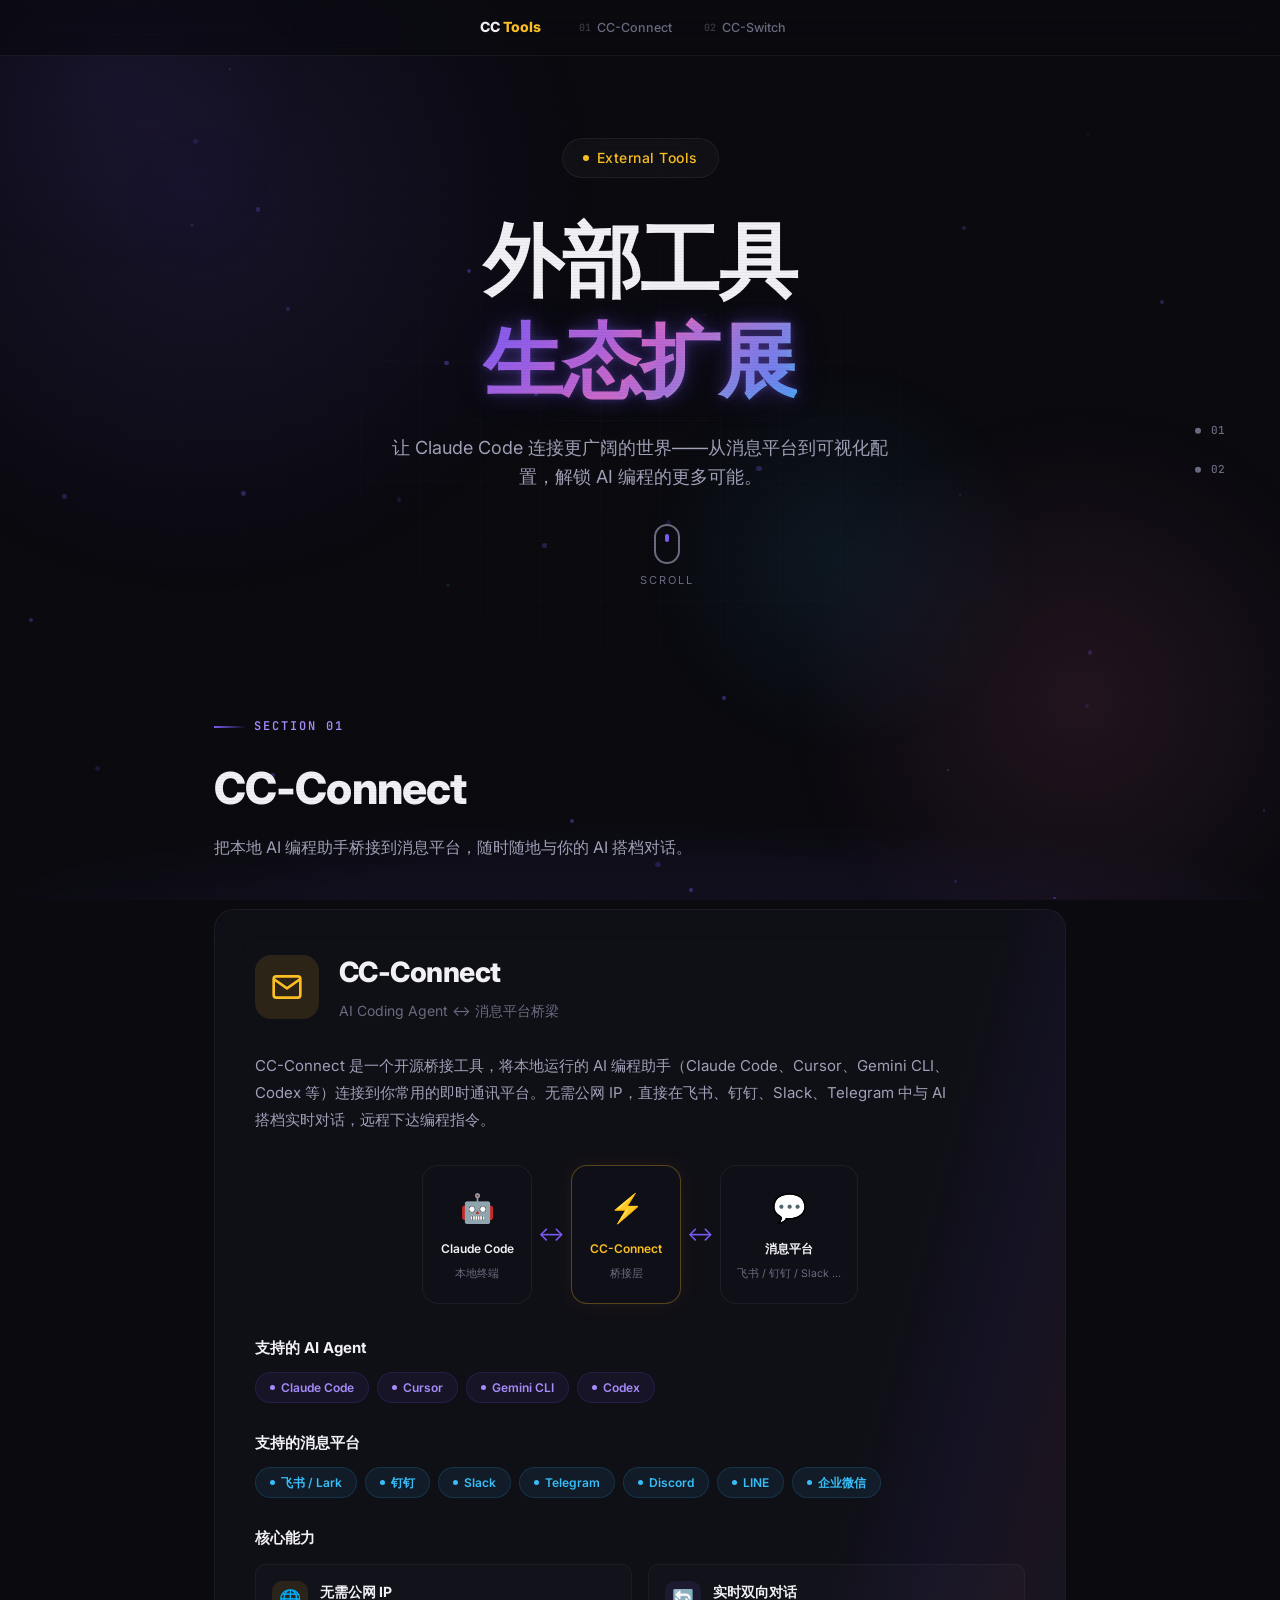
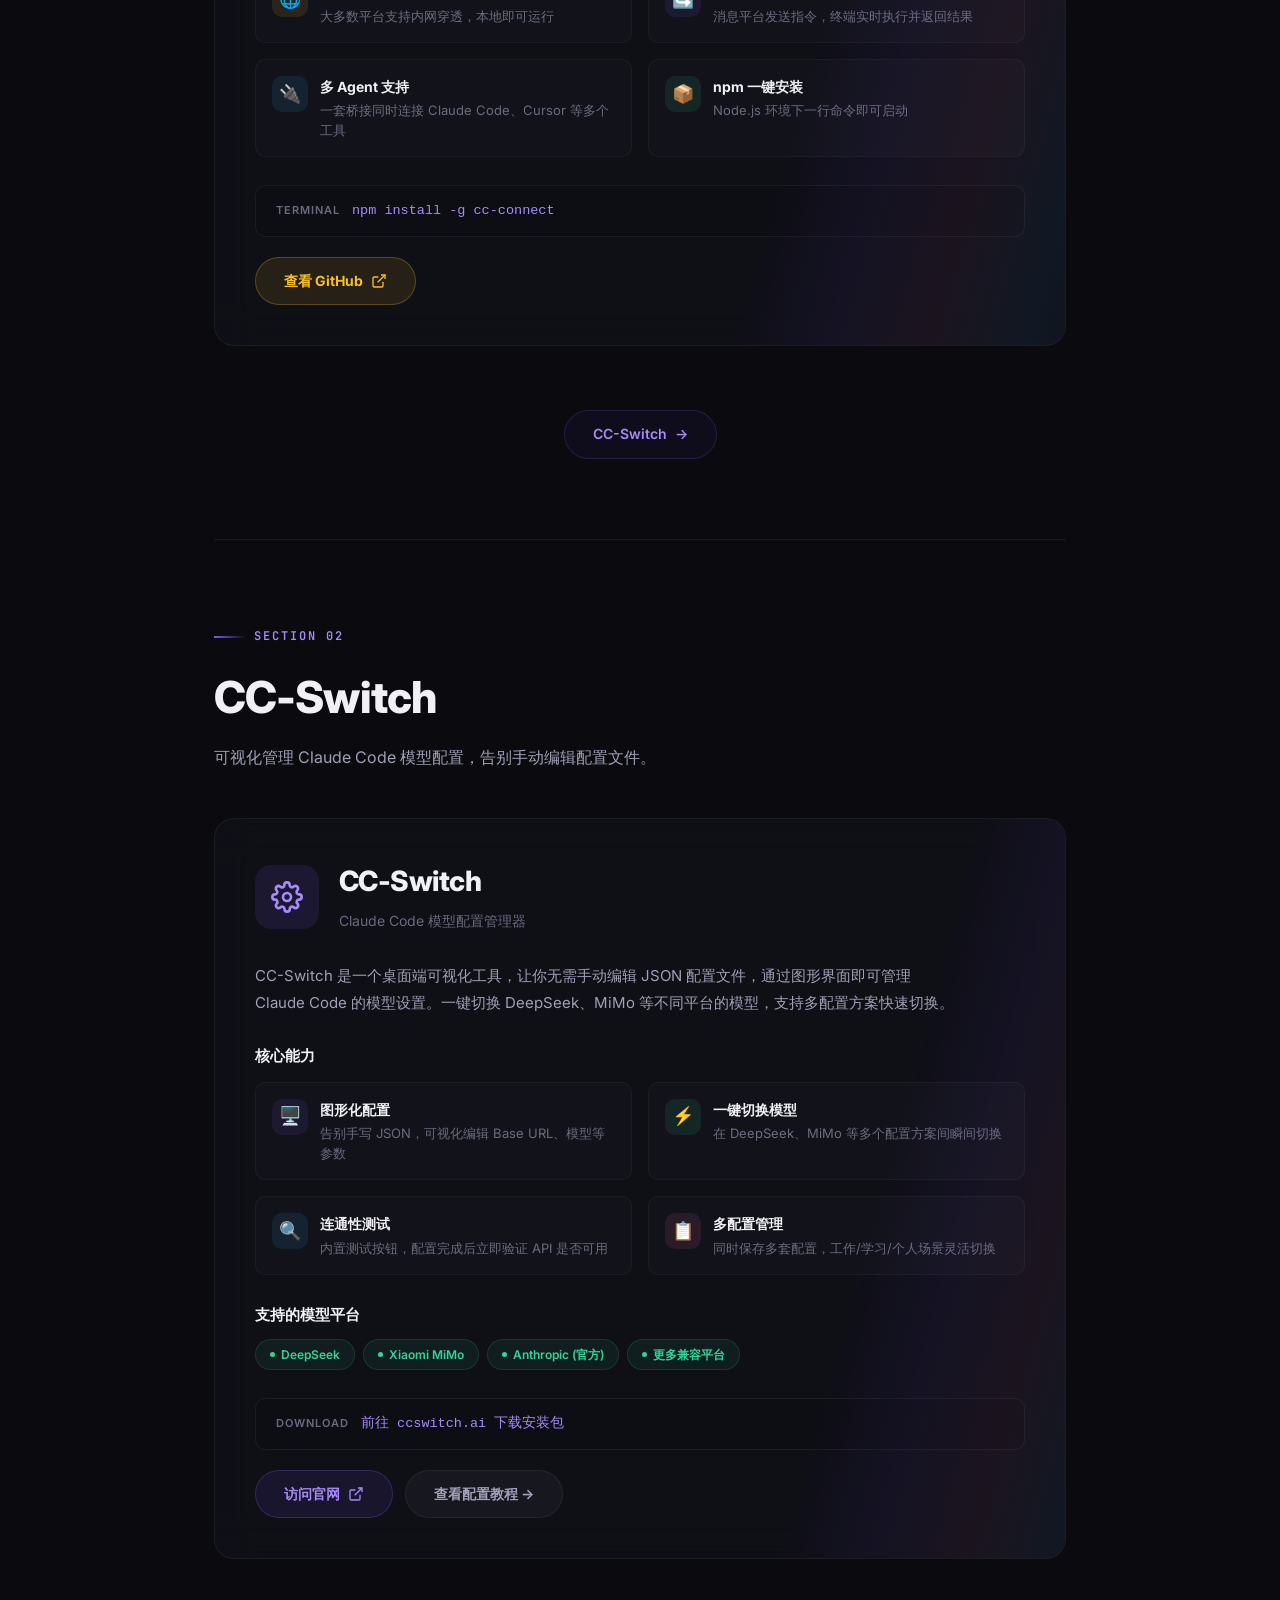
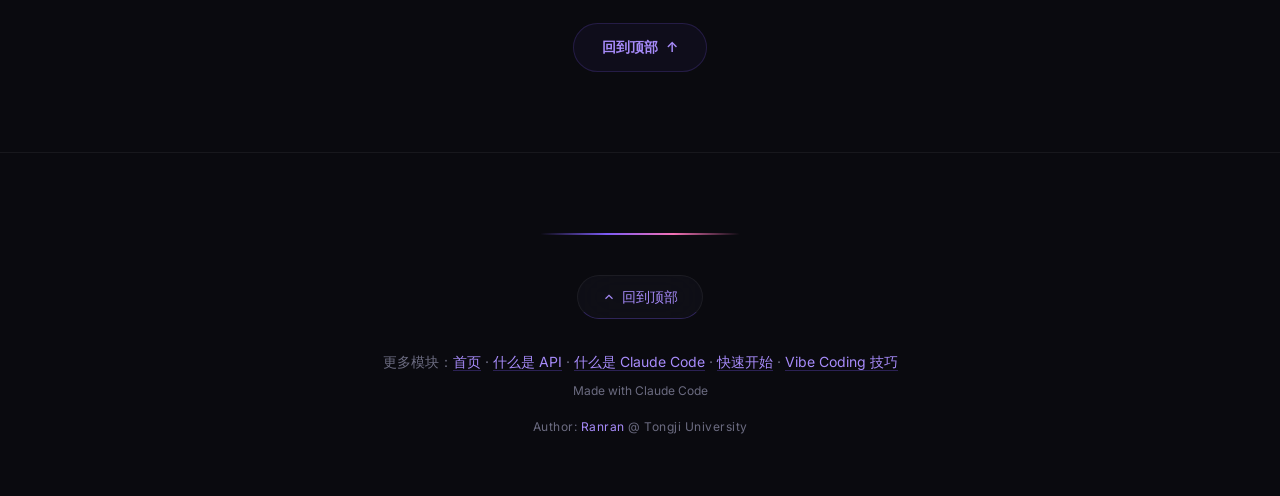
<file: pages/tools.html>
<!DOCTYPE html>
<html lang="zh-CN">
<head>
<meta charset="UTF-8">
<meta name="viewport" content="width=device-width, initial-scale=1.0">
<title>外部工具 — CC-Connect &amp; CC-Switch</title>
<link rel="stylesheet" href="../css/common.css">
<style>

.hero-badge {
  color: var(--accent-amber);
  animation: fadeInUp 0.8s ease forwards 0.2s, badge-electric-amber 4s ease-in-out infinite 1s;
}
.hero-badge::before { background: var(--accent-amber); }
@keyframes badge-electric-amber {
  0%,100%{box-shadow:0 0 0 0 rgba(251,191,36,0);border-color:rgba(251,191,36,0.2);}
  50%{box-shadow:0 0 20px rgba(251,191,36,0.15);border-color:rgba(251,191,36,0.5);}
}
.top-nav .nav-brand .accent { color: var(--accent-amber); }

/* ===== 工具详情卡 ===== */
.tool-detail {
  background: var(--surface-card); border: 1px solid var(--border-default);
  border-radius: var(--radius-lg); padding: 40px; margin-bottom: 40px;
  backdrop-filter: blur(20px); position: relative; overflow: hidden;
  transition: all 0.4s ease;
}
.tool-detail:hover {
  border-color: var(--border-hover);
  box-shadow: 0 20px 60px rgba(0,0,0,0.2);
}
.tool-detail::after {
  content: ''; position: absolute; inset: 0; border-radius: var(--radius-lg);
  background: radial-gradient(600px circle at var(--mx, 50%) var(--my, 50%), rgba(124,91,245,0.05), transparent 40%);
  pointer-events: none; opacity: 0; transition: opacity 0.4s ease;
}
.tool-detail:hover::after { opacity: 1; }

.tool-header {
  display: flex; align-items: center; gap: 20px; margin-bottom: 28px;
}
.tool-icon {
  width: 64px; height: 64px; border-radius: 16px;
  display: flex; align-items: center; justify-content: center; flex-shrink: 0;
}
.tool-icon.amber { background: rgba(251,191,36,0.12); color: var(--accent-amber); }
.tool-icon.purple { background: rgba(124,91,245,0.12); color: var(--accent-light); }
.tool-header-text h2 {
  font-size: 28px; font-weight: 800; letter-spacing: -0.02em; margin-bottom: 4px;
}
.tool-header-text .tool-tagline {
  font-size: 14px; color: var(--text-muted);
}
.tool-desc {
  font-size: 15px; color: var(--text-secondary); line-height: 1.8; margin-bottom: 28px;
  max-width: 700px;
}

/* 功能网格 */
.feature-grid {
  display: grid; grid-template-columns: 1fr 1fr; gap: 16px; margin-bottom: 28px;
}
@media (max-width: 640px) { .feature-grid { grid-template-columns: 1fr; } }
.feature-item {
  display: flex; align-items: flex-start; gap: 12px; padding: 16px;
  background: rgba(255,255,255,0.02); border: 1px solid var(--border-subtle);
  border-radius: var(--radius-sm); transition: all 0.3s ease;
}
.feature-item:hover {
  border-color: var(--border-hover); background: rgba(255,255,255,0.04);
}
.feature-item .fi-icon {
  width: 36px; height: 36px; border-radius: 10px; flex-shrink: 0;
  display: flex; align-items: center; justify-content: center; font-size: 18px;
}
.feature-item .fi-icon.amber { background: rgba(251,191,36,0.1); color: var(--accent-amber); }
.feature-item .fi-icon.purple { background: rgba(124,91,245,0.1); color: var(--accent-light); }
.feature-item .fi-icon.blue { background: rgba(56,189,248,0.1); color: var(--accent-tertiary); }
.feature-item .fi-icon.green { background: rgba(52,211,153,0.1); color: var(--accent-green); }
.feature-item .fi-icon.pink { background: rgba(244,114,182,0.1); color: var(--accent-secondary); }
.fi-text h4 { font-size: 14px; font-weight: 700; margin-bottom: 3px; }
.fi-text p { font-size: 13px; color: var(--text-muted); line-height: 1.5; }

/* 支持平台标签 */
.platform-tags {
  display: flex; flex-wrap: wrap; gap: 8px; margin-bottom: 28px;
}
.platform-tag {
  display: inline-flex; align-items: center; gap: 6px;
  padding: 5px 14px; border-radius: 100px; font-size: 12px; font-weight: 600;
  border: 1px solid; transition: all 0.25s ease;
}
.platform-tag.agent {
  background: rgba(124,91,245,0.08); border-color: rgba(124,91,245,0.15); color: var(--accent-light);
}
.platform-tag.msg {
  background: rgba(56,189,248,0.08); border-color: rgba(56,189,248,0.15); color: var(--accent-tertiary);
}
.platform-tag.config {
  background: rgba(52,211,153,0.08); border-color: rgba(52,211,153,0.15); color: var(--accent-green);
}
.platform-tag::before { content: ''; width: 5px; height: 5px; border-radius: 50%; }
.platform-tag.agent::before { background: var(--accent-light); }
.platform-tag.msg::before { background: var(--accent-tertiary); }
.platform-tag.config::before { background: var(--accent-green); }

/* 安装命令 */
.install-block {
  display: flex; align-items: center; gap: 12px; padding: 14px 20px;
  background: #0d0d14; border: 1px solid var(--border-default); border-radius: var(--radius-sm);
  font-family: 'JetBrains Mono', monospace; font-size: 13.5px; color: var(--accent-light);
  margin-bottom: 20px;
}
.install-block .label {
  font-family: 'Inter', sans-serif; font-size: 11px; font-weight: 600;
  color: var(--text-muted); text-transform: uppercase; letter-spacing: 1px;
  flex-shrink: 0;
}
.install-block code { flex: 1; }

/* CTA 按钮 */
.tool-cta {
  display: inline-flex; align-items: center; gap: 8px;
  padding: 12px 28px; border-radius: 100px; font-size: 14px; font-weight: 700;
  text-decoration: none; transition: all 0.3s ease; border: 1px solid;
}
.tool-cta.amber {
  background: rgba(251,191,36,0.1); border-color: rgba(251,191,36,0.25);
  color: var(--accent-amber);
}
.tool-cta.amber:hover {
  background: rgba(251,191,36,0.18); border-color: rgba(251,191,36,0.45);
  transform: translateY(-2px); box-shadow: 0 8px 24px rgba(251,191,36,0.12);
}
.tool-cta.purple {
  background: rgba(124,91,245,0.1); border-color: rgba(124,91,245,0.25);
  color: var(--accent-light);
}
.tool-cta.purple:hover {
  background: rgba(124,91,245,0.18); border-color: rgba(124,91,245,0.45);
  transform: translateY(-2px); box-shadow: 0 8px 24px rgba(124,91,245,0.12);
}

/* 架构图 */
.arch-diagram {
  display: flex; align-items: center; justify-content: center; gap: 0;
  margin: 32px 0; flex-wrap: wrap;
}
.arch-node {
  display: flex; flex-direction: column; align-items: center; gap: 8px;
  padding: 20px 16px; min-width: 110px;
  background: var(--surface-card); border: 1px solid var(--border-default);
  border-radius: var(--radius-md); transition: all 0.3s ease;
}
.arch-node:hover {
  border-color: var(--border-hover); transform: translateY(-3px);
  box-shadow: 0 12px 32px rgba(124,91,245,0.08);
}
.arch-node .icon { font-size: 28px; }
.arch-node .label { font-size: 12px; font-weight: 600; color: var(--text-primary); text-align: center; }
.arch-node .sub { font-size: 10.5px; color: var(--text-muted); text-align: center; }
.arch-arrow {
  font-size: 20px; color: var(--accent); padding: 0 6px;
  animation: arrow-pulse 2s ease-in-out infinite;
}
@media (max-width: 700px) {
  .arch-diagram { flex-direction: column; }
  .arch-arrow { transform: rotate(90deg); }
}

</style>
</head>
<body>

<!-- 顶部导航栏 -->
<nav class="top-nav" id="topNav">
  <span class="nav-brand">CC <span class="accent">Tools</span></span>
  <a href="#connect"><span class="num">01</span>CC-Connect</a>
  <a href="#switch"><span class="num">02</span>CC-Switch</a>
</nav>

<!-- 全局背景 -->
<div class="global-bg">
  <div class="signal-field"></div>
  <div class="orb"></div>
  <div class="cyber-tunnel"></div>
</div>
<div class="grid-bg"></div>
<div class="cursor-glow" id="cursorGlow"></div>
<div class="crt-overlay"></div>
<div class="scroll-scanline" id="scrollScanline"></div>

<!-- 侧边导航 -->
<nav class="toc" id="toc">
  <a href="#connect" data-section="connect"><span class="dot"></span><span class="num">01</span><span class="label">CC-Connect</span></a>
  <a href="#switch" data-section="switch"><span class="dot"></span><span class="num">02</span><span class="label">CC-Switch</span></a>
</nav>

<!-- Hero -->
<section class="hero" id="hero" style="min-height:70vh;">
  <div class="hero-badge electric-pulse">External Tools</div>
  <h1><span class="glitch-text" data-text="外部工具">外部工具</span><br><span class="gradient-text neon-text">生态扩展</span></h1>
  <p class="hero-subtitle">让 Claude Code 连接更广阔的世界——从消息平台到可视化配置，解锁 AI 编程的更多可能。</p>
  <div class="scroll-indicator">
    <div class="mouse"></div>
    <span style="font-size:11px;color:var(--text-muted);letter-spacing:2px;">SCROLL</span>
  </div>
</section>

<div class="container">

<!-- 1. CC-Connect -->
<section id="connect">
  <div class="fade-in">
    <div class="section-label"><span class="line"></span> SECTION 01</div>
    <h2><span class="glitch-text" data-text="CC-Connect">CC-Connect</span></h2>
    <p class="section-desc">把本地 AI 编程助手桥接到消息平台，随时随地与你的 AI 搭档对话。</p>
  </div>

  <div class="tool-detail fade-in holo-shimmer">
    <div class="tool-header">
      <div class="tool-icon amber">
        <svg width="32" height="32" viewBox="0 0 24 24" fill="none" stroke="currentColor" stroke-width="2"><path d="M4 4h16c1.1 0 2 .9 2 2v12c0 1.1-.9 2-2 2H4c-1.1 0-2-.9-2-2V6c0-1.1.9-2 2-2z"/><polyline points="22,6 12,13 2,6"/></svg>
      </div>
      <div class="tool-header-text">
        <h2>CC-Connect</h2>
        <span class="tool-tagline">AI Coding Agent &harr; 消息平台桥梁</span>
      </div>
    </div>

    <p class="tool-desc">
      CC-Connect 是一个开源桥接工具，将本地运行的 AI 编程助手（Claude Code、Cursor、Gemini CLI、Codex 等）连接到你常用的即时通讯平台。无需公网 IP，直接在飞书、钉钉、Slack、Telegram 中与 AI 搭档实时对话，远程下达编程指令。
    </p>

    <!-- 架构图 -->
    <div class="arch-diagram fade-in">
      <div class="arch-node">
        <span class="icon">🤖</span>
        <span class="label">Claude Code</span>
        <span class="sub">本地终端</span>
      </div>
      <span class="arch-arrow">&harr;</span>
      <div class="arch-node" style="border-color:rgba(251,191,36,0.3);box-shadow:0 0 20px rgba(251,191,36,0.08);">
        <span class="icon">⚡</span>
        <span class="label" style="color:var(--accent-amber);">CC-Connect</span>
        <span class="sub">桥接层</span>
      </div>
      <span class="arch-arrow">&harr;</span>
      <div class="arch-node">
        <span class="icon">💬</span>
        <span class="label">消息平台</span>
        <span class="sub">飞书 / 钉钉 / Slack ...</span>
      </div>
    </div>

    <!-- 支持平台 -->
    <div class="fade-in" style="margin-bottom:20px;">
      <h3 style="font-size:15px;font-weight:700;margin-bottom:12px;">支持的 AI Agent</h3>
      <div class="platform-tags">
        <span class="platform-tag agent">Claude Code</span>
        <span class="platform-tag agent">Cursor</span>
        <span class="platform-tag agent">Gemini CLI</span>
        <span class="platform-tag agent">Codex</span>
      </div>
    </div>
    <div class="fade-in" style="margin-bottom:28px;">
      <h3 style="font-size:15px;font-weight:700;margin-bottom:12px;">支持的消息平台</h3>
      <div class="platform-tags">
        <span class="platform-tag msg">飞书 / Lark</span>
        <span class="platform-tag msg">钉钉</span>
        <span class="platform-tag msg">Slack</span>
        <span class="platform-tag msg">Telegram</span>
        <span class="platform-tag msg">Discord</span>
        <span class="platform-tag msg">LINE</span>
        <span class="platform-tag msg">企业微信</span>
      </div>
    </div>

    <!-- 核心功能 -->
    <div class="fade-in">
      <h3 style="font-size:15px;font-weight:700;margin-bottom:14px;">核心能力</h3>
      <div class="feature-grid">
        <div class="feature-item">
          <div class="fi-icon amber">🌐</div>
          <div class="fi-text">
            <h4>无需公网 IP</h4>
            <p>大多数平台支持内网穿透，本地即可运行</p>
          </div>
        </div>
        <div class="feature-item">
          <div class="fi-icon purple">🔄</div>
          <div class="fi-text">
            <h4>实时双向对话</h4>
            <p>消息平台发送指令，终端实时执行并返回结果</p>
          </div>
        </div>
        <div class="feature-item">
          <div class="fi-icon blue">🔌</div>
          <div class="fi-text">
            <h4>多 Agent 支持</h4>
            <p>一套桥接同时连接 Claude Code、Cursor 等多个工具</p>
          </div>
        </div>
        <div class="feature-item">
          <div class="fi-icon green">📦</div>
          <div class="fi-text">
            <h4>npm 一键安装</h4>
            <p>Node.js 环境下一行命令即可启动</p>
          </div>
        </div>
      </div>
    </div>

    <!-- 安装 -->
    <div class="install-block fade-in">
      <span class="label">Terminal</span>
      <code>npm install -g cc-connect</code>
    </div>

    <div class="fade-in">
      <a href="https://github.com/chenhg5/cc-connect" target="_blank" class="tool-cta amber">
        查看 GitHub
        <svg width="16" height="16" viewBox="0 0 24 24" fill="none" stroke="currentColor" stroke-width="2"><path d="M18 13v6a2 2 0 0 1-2 2H5a2 2 0 0 1-2-2V8a2 2 0 0 1 2-2h6"/><polyline points="15 3 21 3 21 9"/><line x1="10" y1="14" x2="21" y2="3"/></svg>
      </a>
    </div>
  </div>

  <div class="section-nav"><a href="#switch" class="section-nav-next">CC-Switch <span class="arrow">&rarr;</span></a></div>
</section>

<!-- 2. CC-Switch -->
<section id="switch">
  <div class="fade-in">
    <div class="section-label"><span class="line"></span> SECTION 02</div>
    <h2><span class="glitch-text" data-text="CC-Switch">CC-Switch</span></h2>
    <p class="section-desc">可视化管理 Claude Code 模型配置，告别手动编辑配置文件。</p>
  </div>

  <div class="tool-detail fade-in holo-shimmer">
    <div class="tool-header">
      <div class="tool-icon purple">
        <svg width="32" height="32" viewBox="0 0 24 24" fill="none" stroke="currentColor" stroke-width="2"><circle cx="12" cy="12" r="3"/><path d="M19.4 15a1.65 1.65 0 0 0 .33 1.82l.06.06a2 2 0 0 1 0 2.83 2 2 0 0 1-2.83 0l-.06-.06a1.65 1.65 0 0 0-1.82-.33 1.65 1.65 0 0 0-1 1.51V21a2 2 0 0 1-2 2 2 2 0 0 1-2-2v-.09A1.65 1.65 0 0 0 9 19.4a1.65 1.65 0 0 0-1.82.33l-.06.06a2 2 0 0 1-2.83 0 2 2 0 0 1 0-2.83l.06-.06A1.65 1.65 0 0 0 4.68 15a1.65 1.65 0 0 0-1.51-1H3a2 2 0 0 1-2-2 2 2 0 0 1 2-2h.09A1.65 1.65 0 0 0 4.6 9a1.65 1.65 0 0 0-.33-1.82l-.06-.06a2 2 0 0 1 0-2.83 2 2 0 0 1 2.83 0l.06.06A1.65 1.65 0 0 0 9 4.68a1.65 1.65 0 0 0 1-1.51V3a2 2 0 0 1 2-2 2 2 0 0 1 2 2v.09a1.65 1.65 0 0 0 1 1.51 1.65 1.65 0 0 0 1.82-.33l.06-.06a2 2 0 0 1 2.83 0 2 2 0 0 1 0 2.83l-.06.06a1.65 1.65 0 0 0-.33 1.82V9a1.65 1.65 0 0 0 1.51 1H21a2 2 0 0 1 2 2 2 2 0 0 1-2 2h-.09a1.65 1.65 0 0 0-1.51 1z"/></svg>
      </div>
      <div class="tool-header-text">
        <h2>CC-Switch</h2>
        <span class="tool-tagline">Claude Code 模型配置管理器</span>
      </div>
    </div>

    <p class="tool-desc">
      CC-Switch 是一个桌面端可视化工具，让你无需手动编辑 JSON 配置文件，通过图形界面即可管理 Claude Code 的模型设置。一键切换 DeepSeek、MiMo 等不同平台的模型，支持多配置方案快速切换。
    </p>

    <!-- 核心功能 -->
    <div class="fade-in">
      <h3 style="font-size:15px;font-weight:700;margin-bottom:14px;">核心能力</h3>
      <div class="feature-grid">
        <div class="feature-item">
          <div class="fi-icon purple">🖥️</div>
          <div class="fi-text">
            <h4>图形化配置</h4>
            <p>告别手写 JSON，可视化编辑 Base URL、模型等参数</p>
          </div>
        </div>
        <div class="feature-item">
          <div class="fi-icon green">⚡</div>
          <div class="fi-text">
            <h4>一键切换模型</h4>
            <p>在 DeepSeek、MiMo 等多个配置方案间瞬间切换</p>
          </div>
        </div>
        <div class="feature-item">
          <div class="fi-icon blue">🔍</div>
          <div class="fi-text">
            <h4>连通性测试</h4>
            <p>内置测试按钮，配置完成后立即验证 API 是否可用</p>
          </div>
        </div>
        <div class="feature-item">
          <div class="fi-icon pink">📋</div>
          <div class="fi-text">
            <h4>多配置管理</h4>
            <p>同时保存多套配置，工作/学习/个人场景灵活切换</p>
          </div>
        </div>
      </div>
    </div>

    <!-- 支持平台 -->
    <div class="fade-in" style="margin-bottom:28px;">
      <h3 style="font-size:15px;font-weight:700;margin-bottom:12px;">支持的模型平台</h3>
      <div class="platform-tags">
        <span class="platform-tag config">DeepSeek</span>
        <span class="platform-tag config">Xiaomi MiMo</span>
        <span class="platform-tag config">Anthropic (官方)</span>
        <span class="platform-tag config">更多兼容平台</span>
      </div>
    </div>

    <!-- 安装 -->
    <div class="install-block fade-in">
      <span class="label">Download</span>
      <code>前往 ccswitch.ai 下载安装包</code>
    </div>

    <div class="fade-in" style="display:flex;gap:12px;flex-wrap:wrap;">
      <a href="https://ccswitch.ai/zh/" target="_blank" class="tool-cta purple">
        访问官网
        <svg width="16" height="16" viewBox="0 0 24 24" fill="none" stroke="currentColor" stroke-width="2"><path d="M18 13v6a2 2 0 0 1-2 2H5a2 2 0 0 1-2-2V8a2 2 0 0 1 2-2h6"/><polyline points="15 3 21 3 21 9"/><line x1="10" y1="14" x2="21" y2="3"/></svg>
      </a>
      <a href="guide.html" class="tool-cta" style="background:rgba(255,255,255,0.04);border-color:var(--border-default);color:var(--text-secondary);">
        查看配置教程 &rarr;
      </a>
    </div>
  </div>

  <div class="section-nav"><a href="#hero" class="section-nav-next">回到顶部 <span class="arrow">&uarr;</span></a></div>
</section>

</div><!-- .container -->

<!-- Footer -->
<div class="footer fade-in">
  <a href="#hero" class="back-to-top">
    <svg viewBox="0 0 24 24" fill="none" stroke="currentColor" stroke-width="2"><path d="M18 15l-6-6-6 6"/></svg>
    回到顶部
  </a>
  <p style="margin-top:32px;">更多模块：<a href="../index.html">首页</a> · <a href="api-intro.html">什么是 API</a> · <a href="claude-code-intro.html">什么是 Claude Code</a> · <a href="guide.html">快速开始</a> · <a href="vibe-coding.html">Vibe Coding 技巧</a></p>
  <p style="margin-top:8px;font-size:12px;color:var(--text-muted);">Made with Claude Code</p>
  <p style="margin-top:16px;font-size:12px;color:var(--text-muted);letter-spacing:0.5px;">Author: <span style="color:var(--accent-light);">Ranran</span> @ Tongji University</p>
</div>

<script src="../js/common.js"></script>
<script>
// 截图悬浮放大
document.querySelectorAll('.screenshot-wrap').forEach(wrap => {
  wrap.addEventListener('mousemove', e => {
    const rect = wrap.getBoundingClientRect();
    wrap.style.setProperty('--mx', `${(e.clientX-rect.left)/rect.width*100}%`);
    wrap.style.setProperty('--my', `${(e.clientY-rect.top)/rect.height*100}%`);
  });
});
</script>
</body>
</html>
</file>
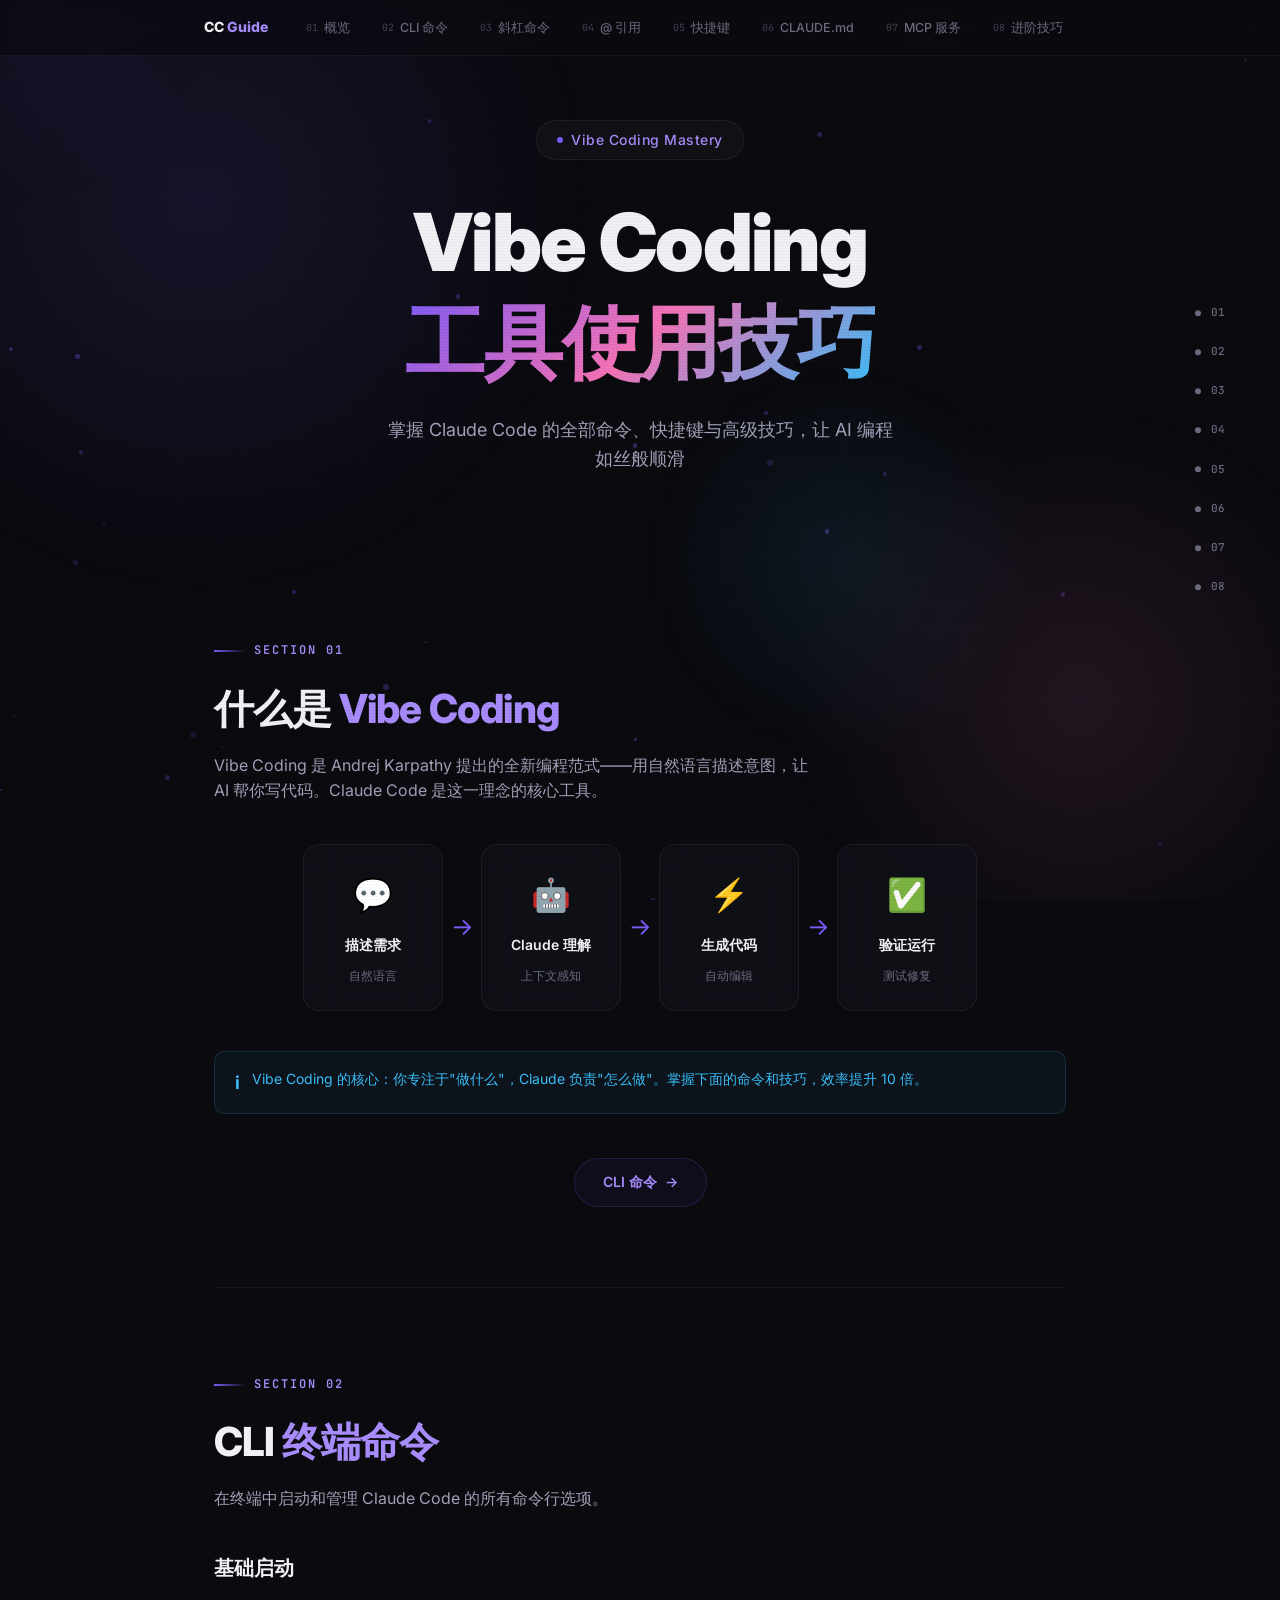
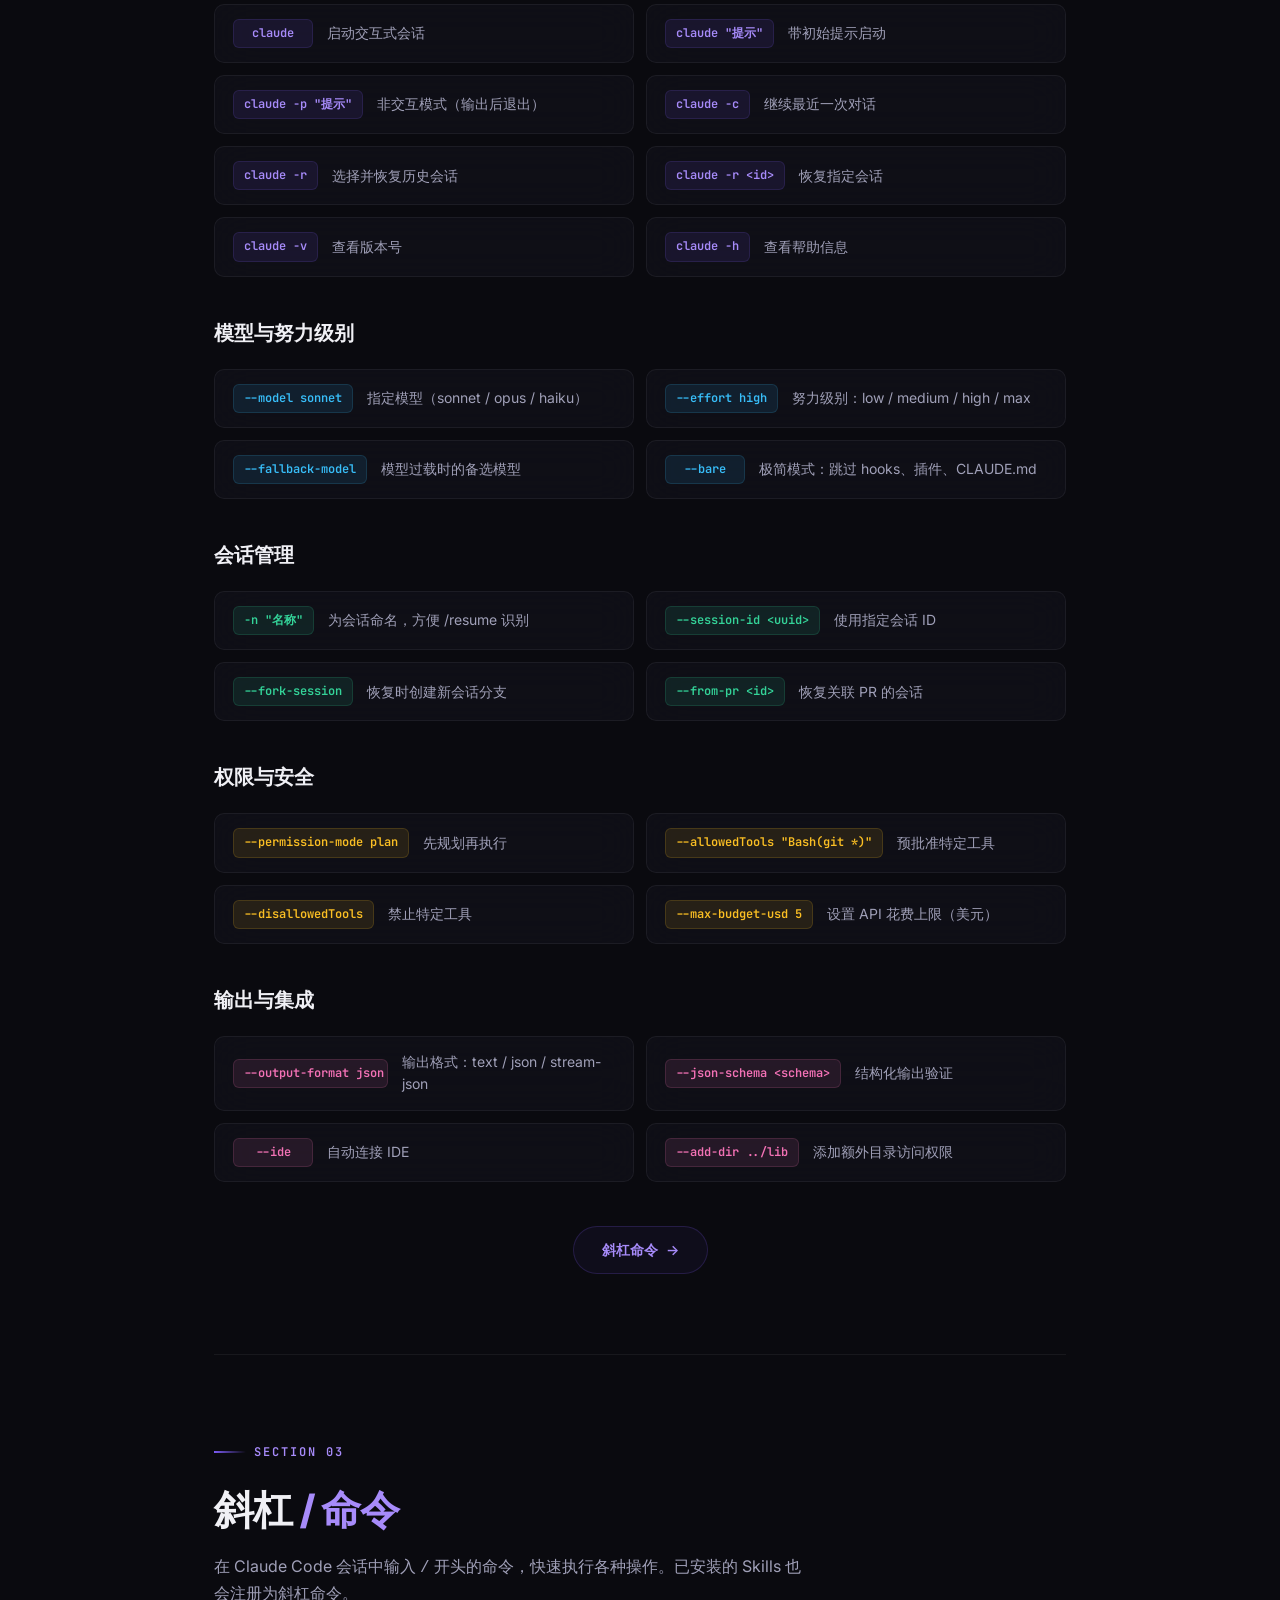
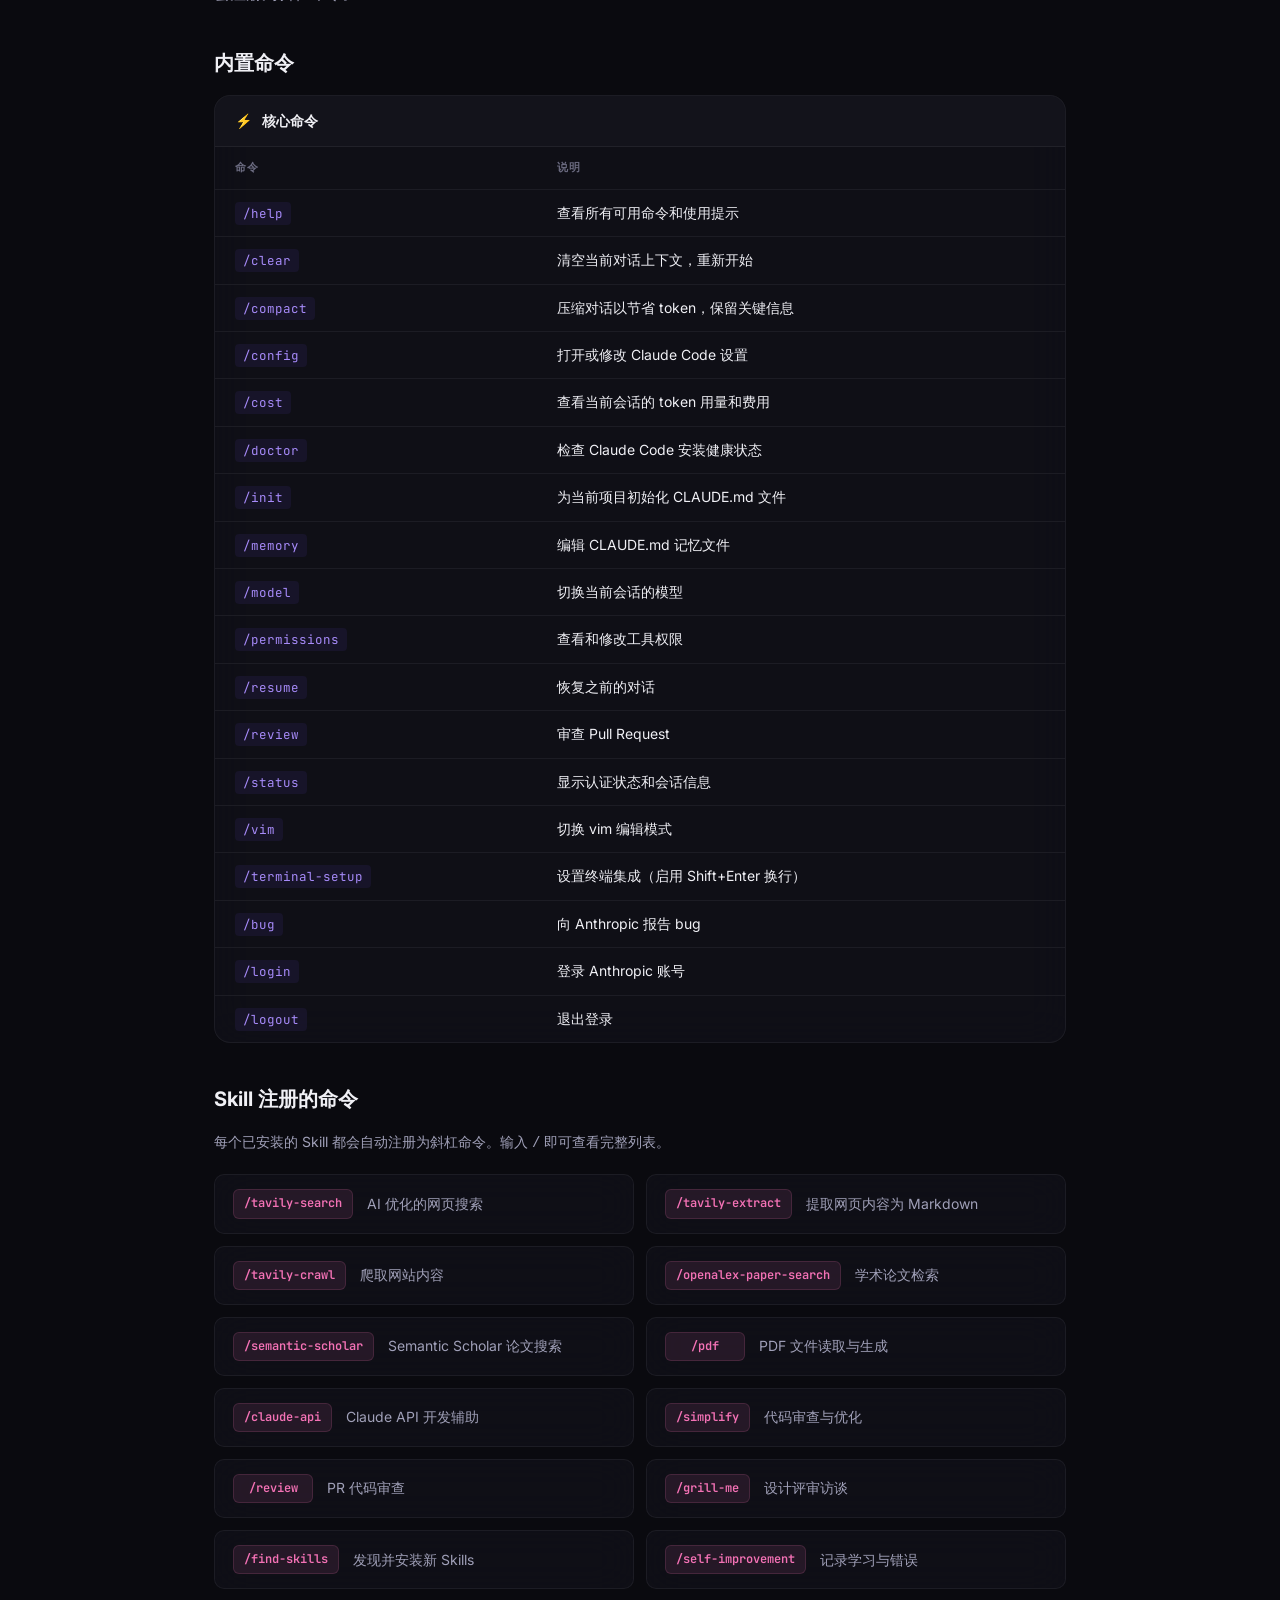
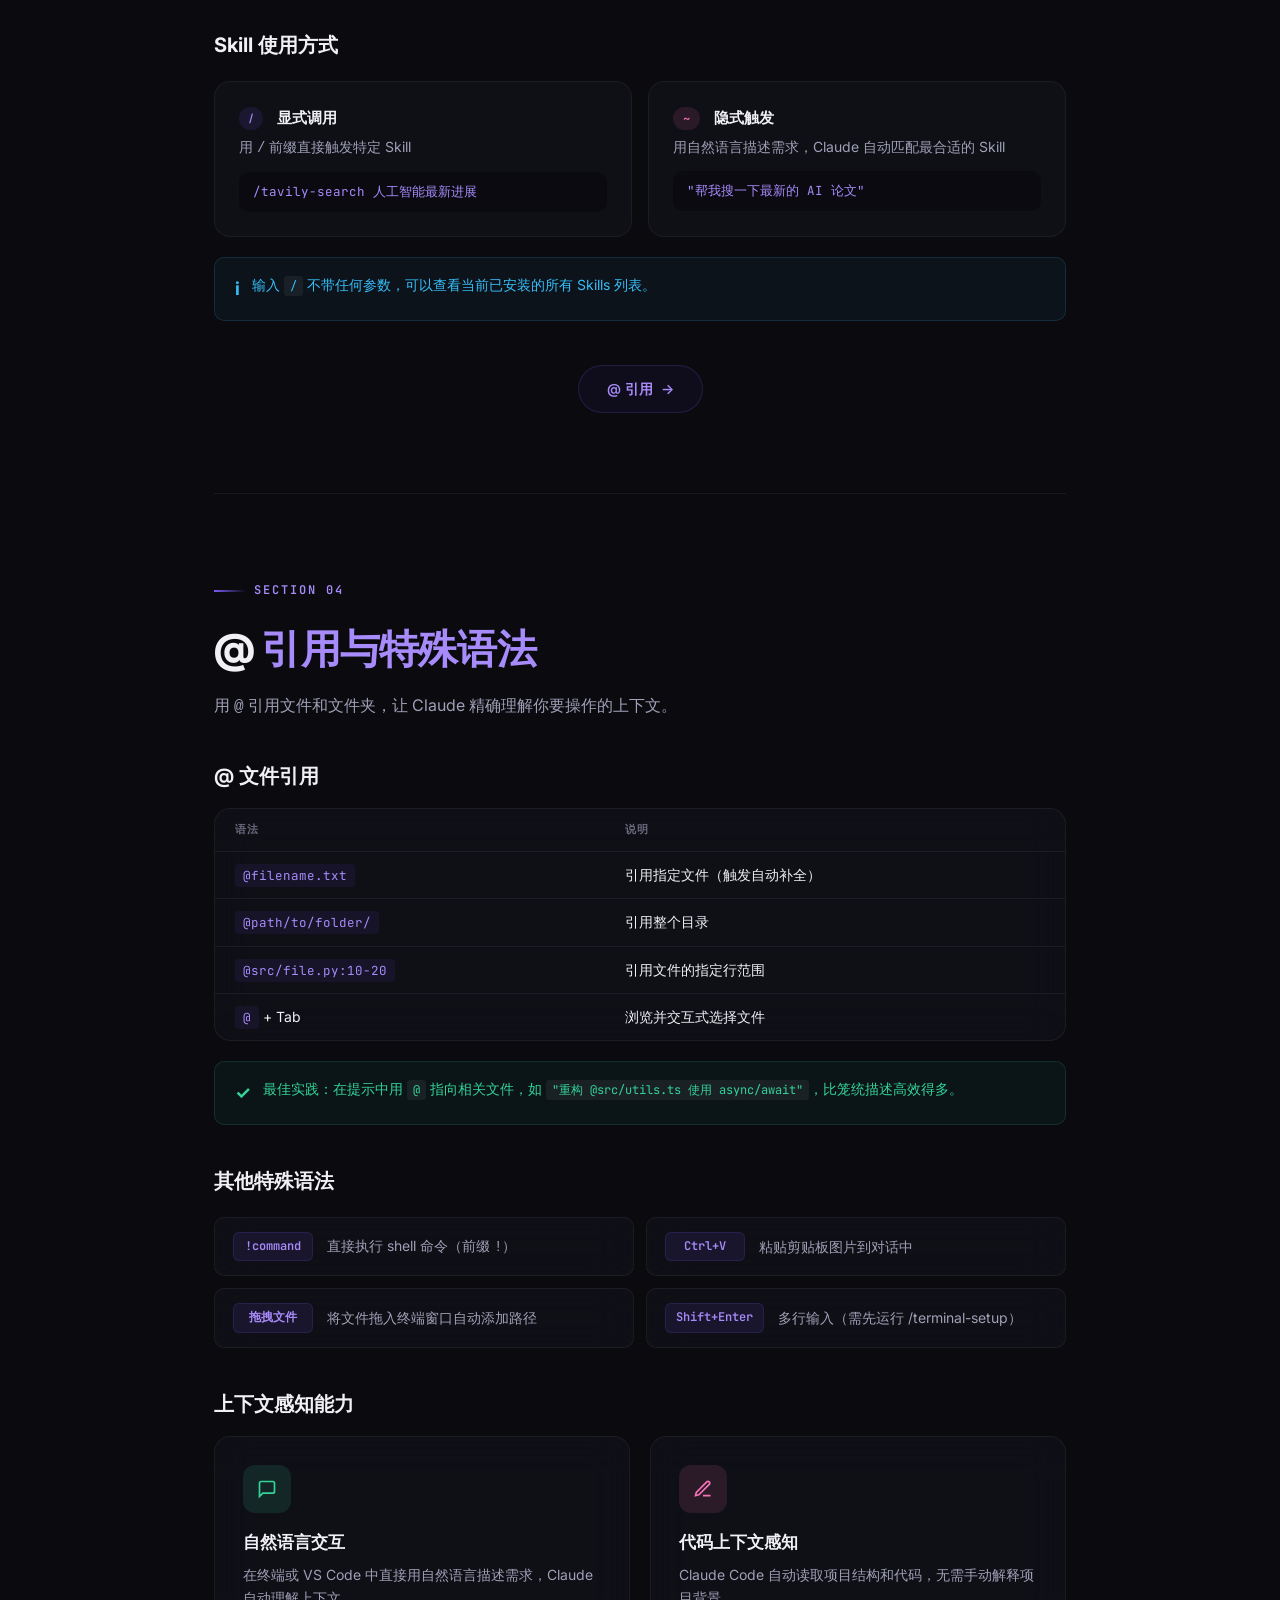
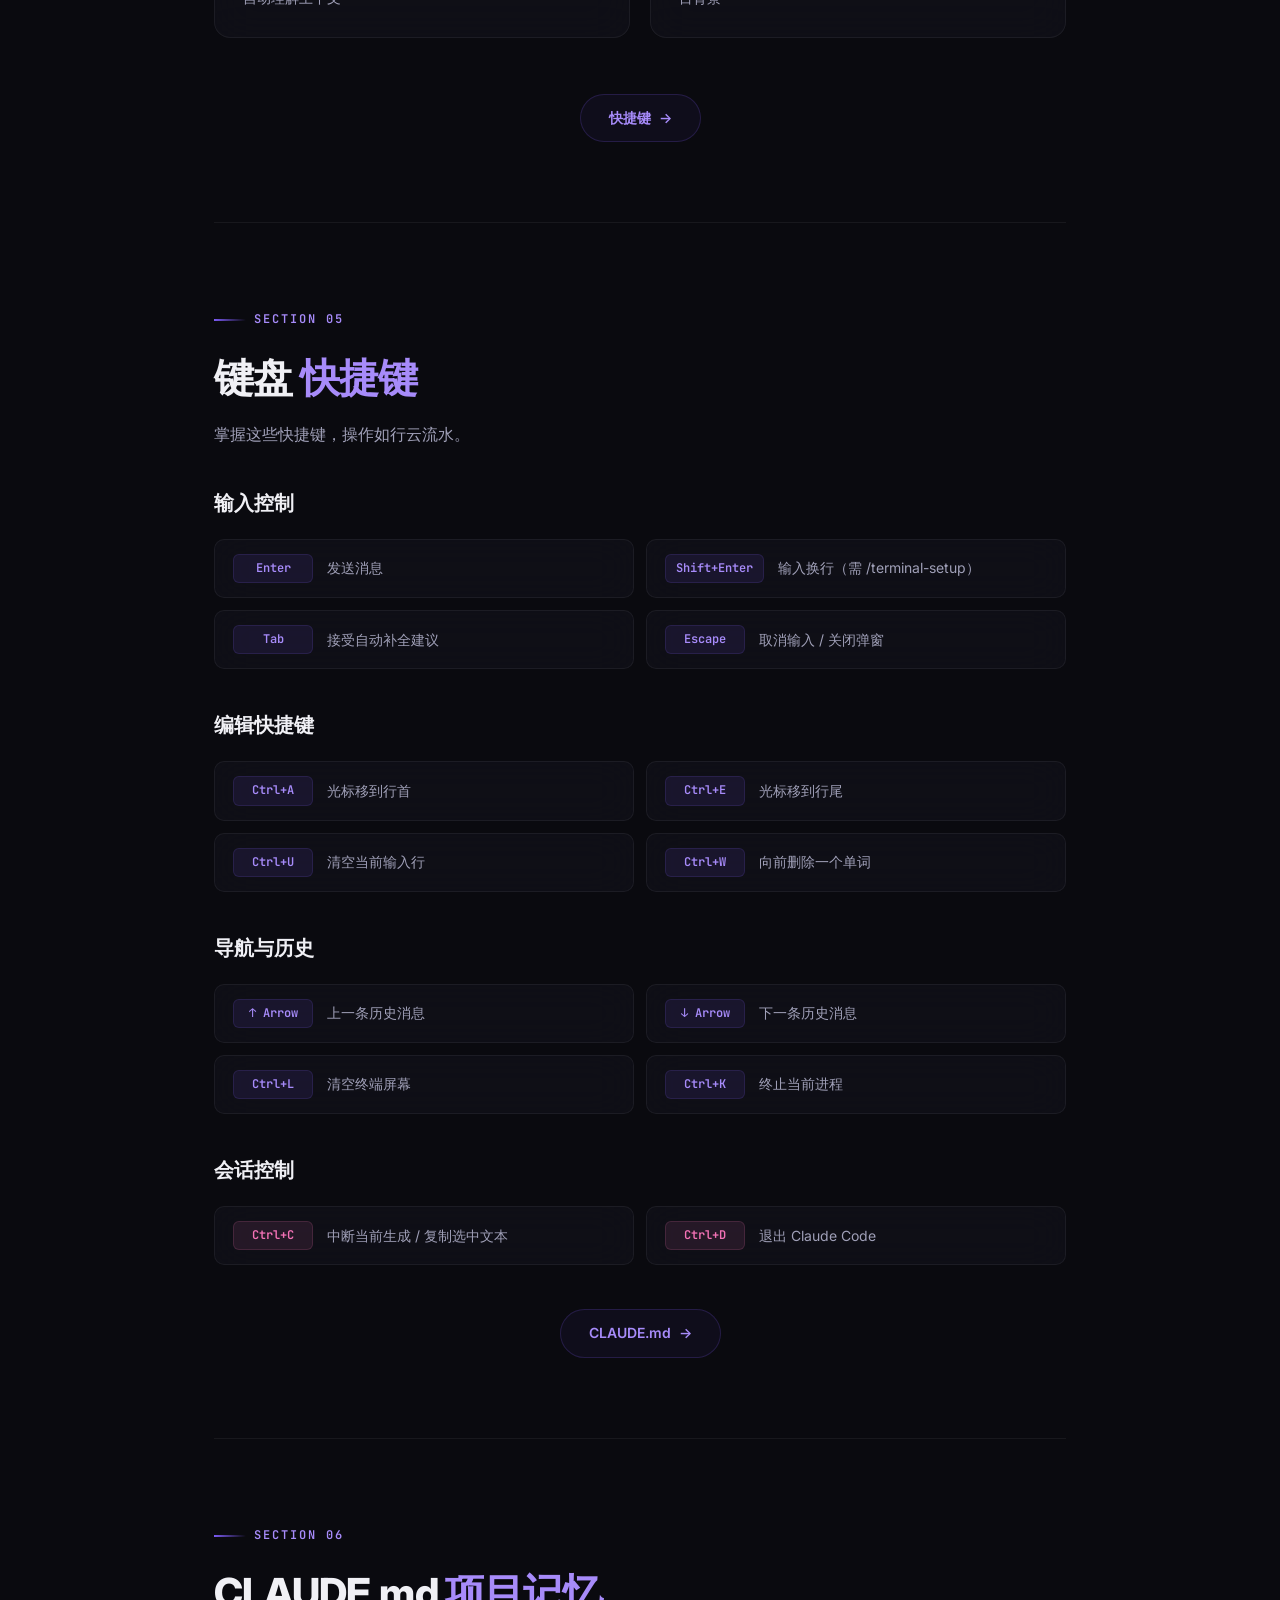
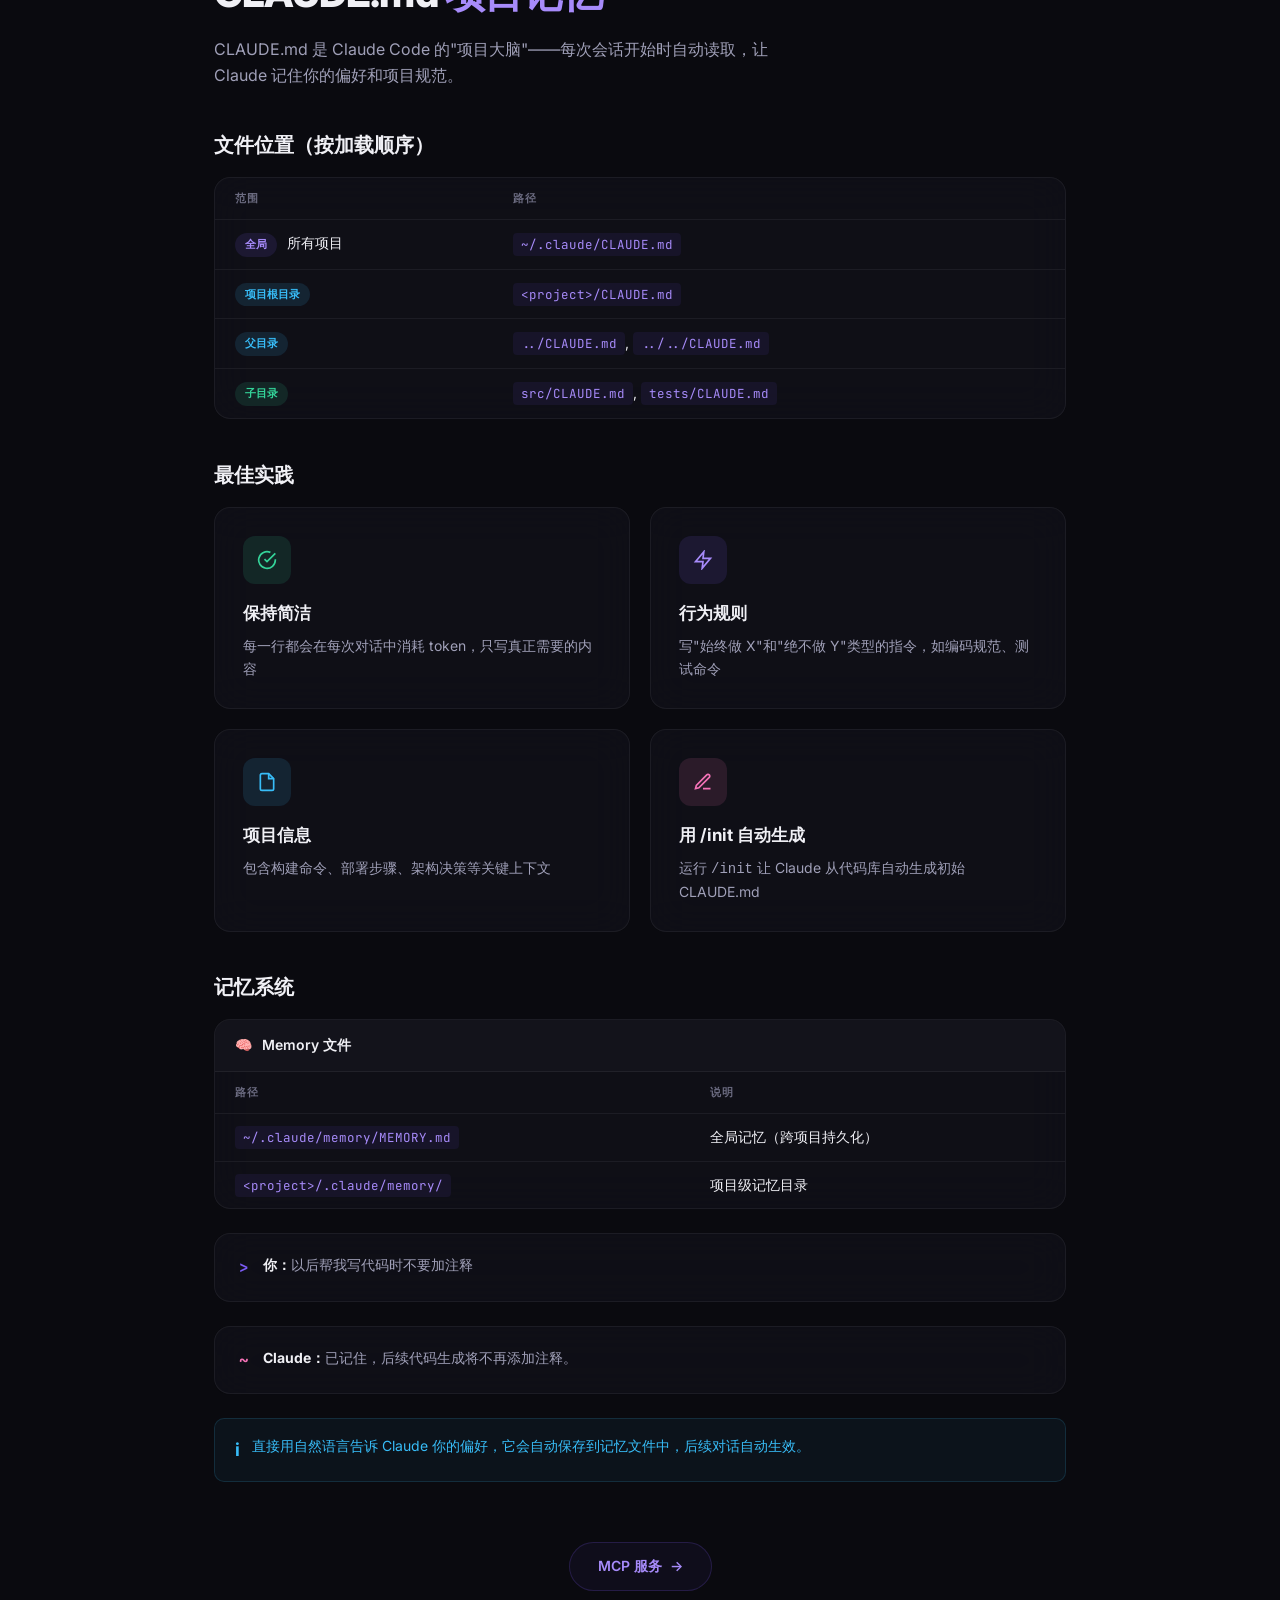
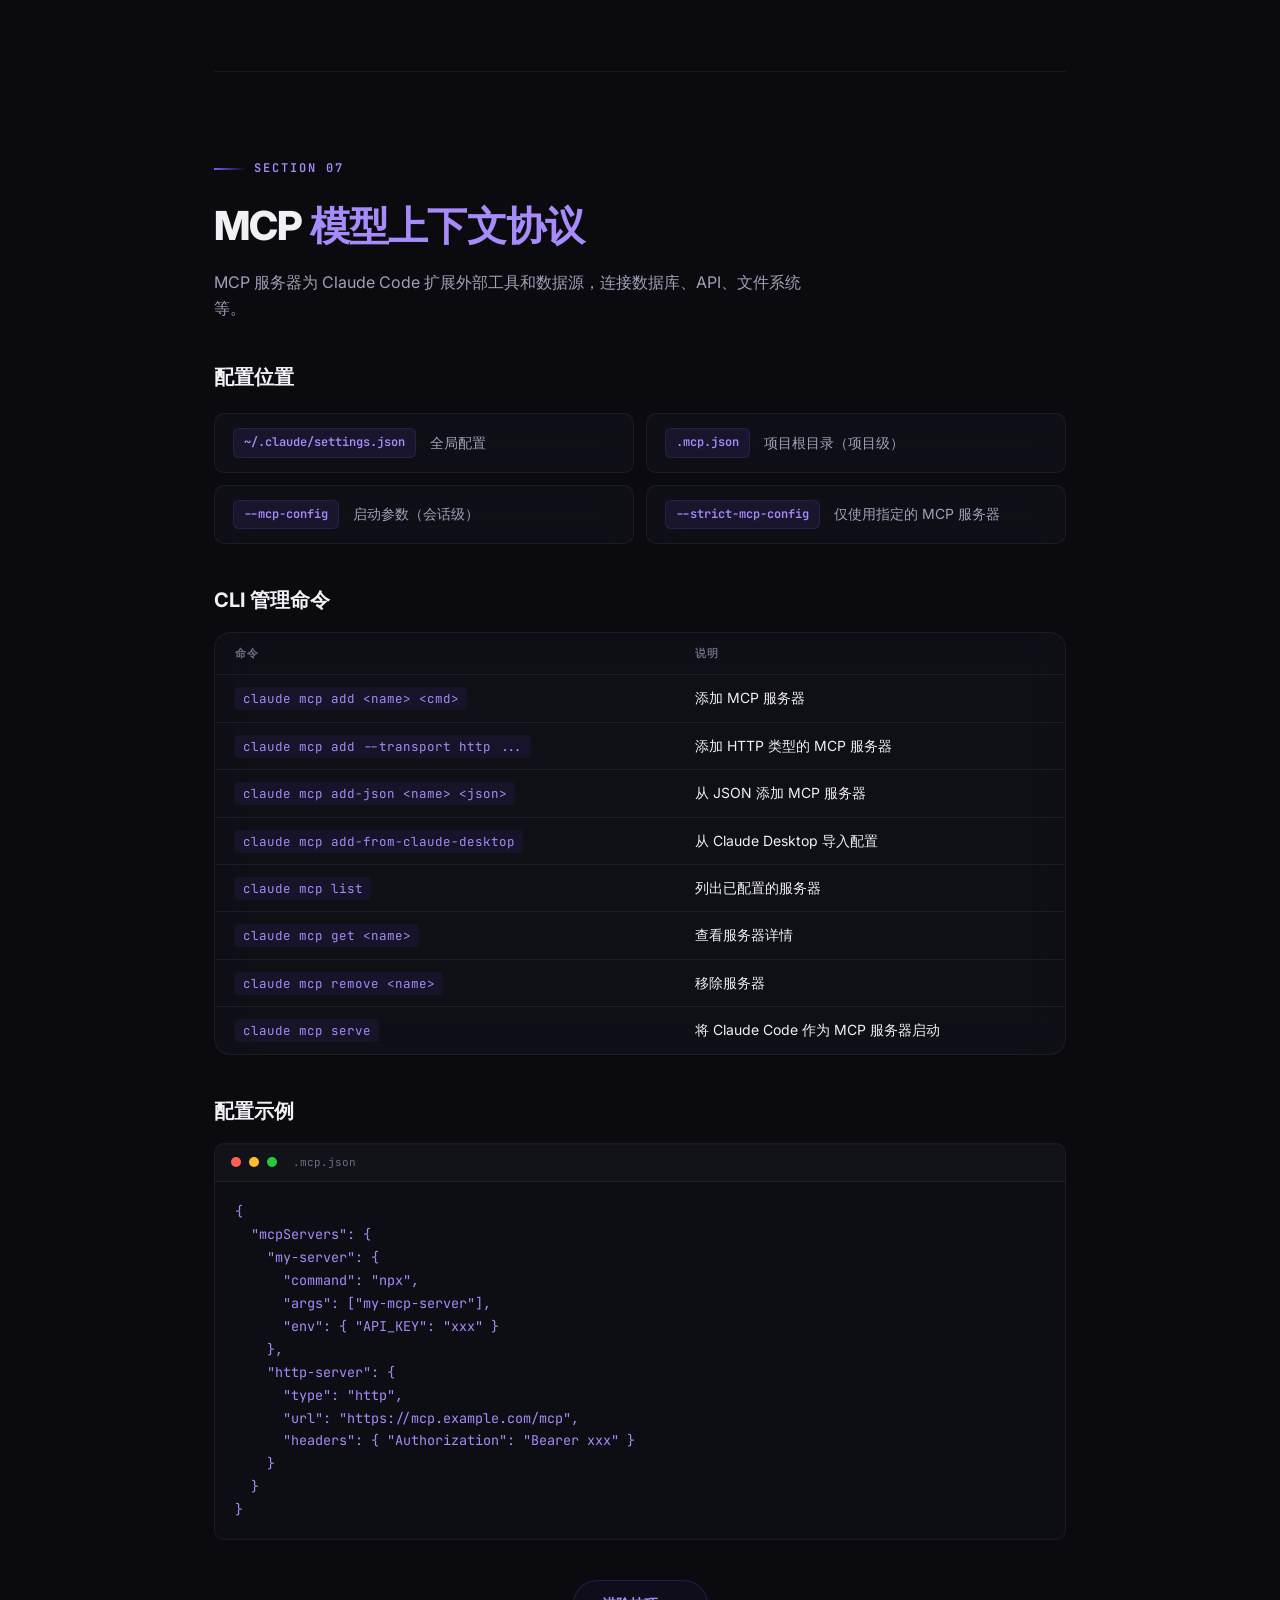
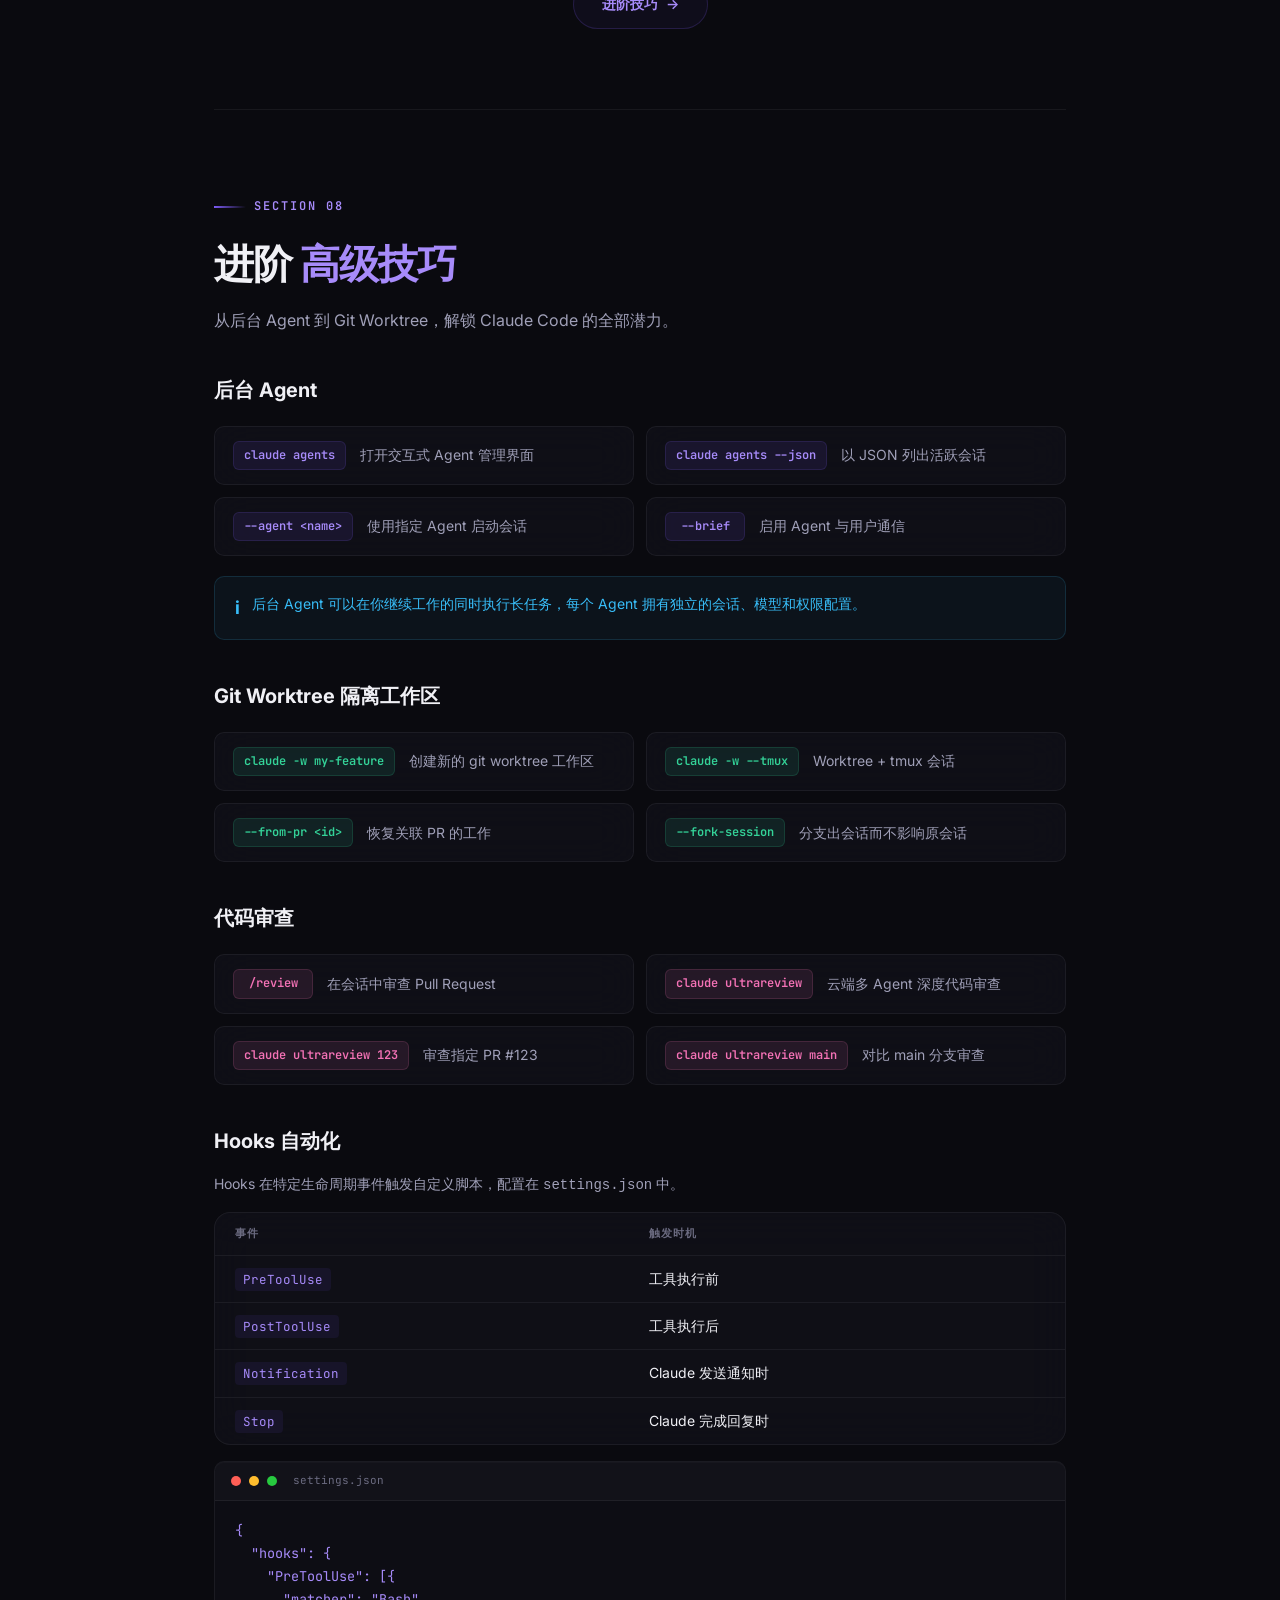
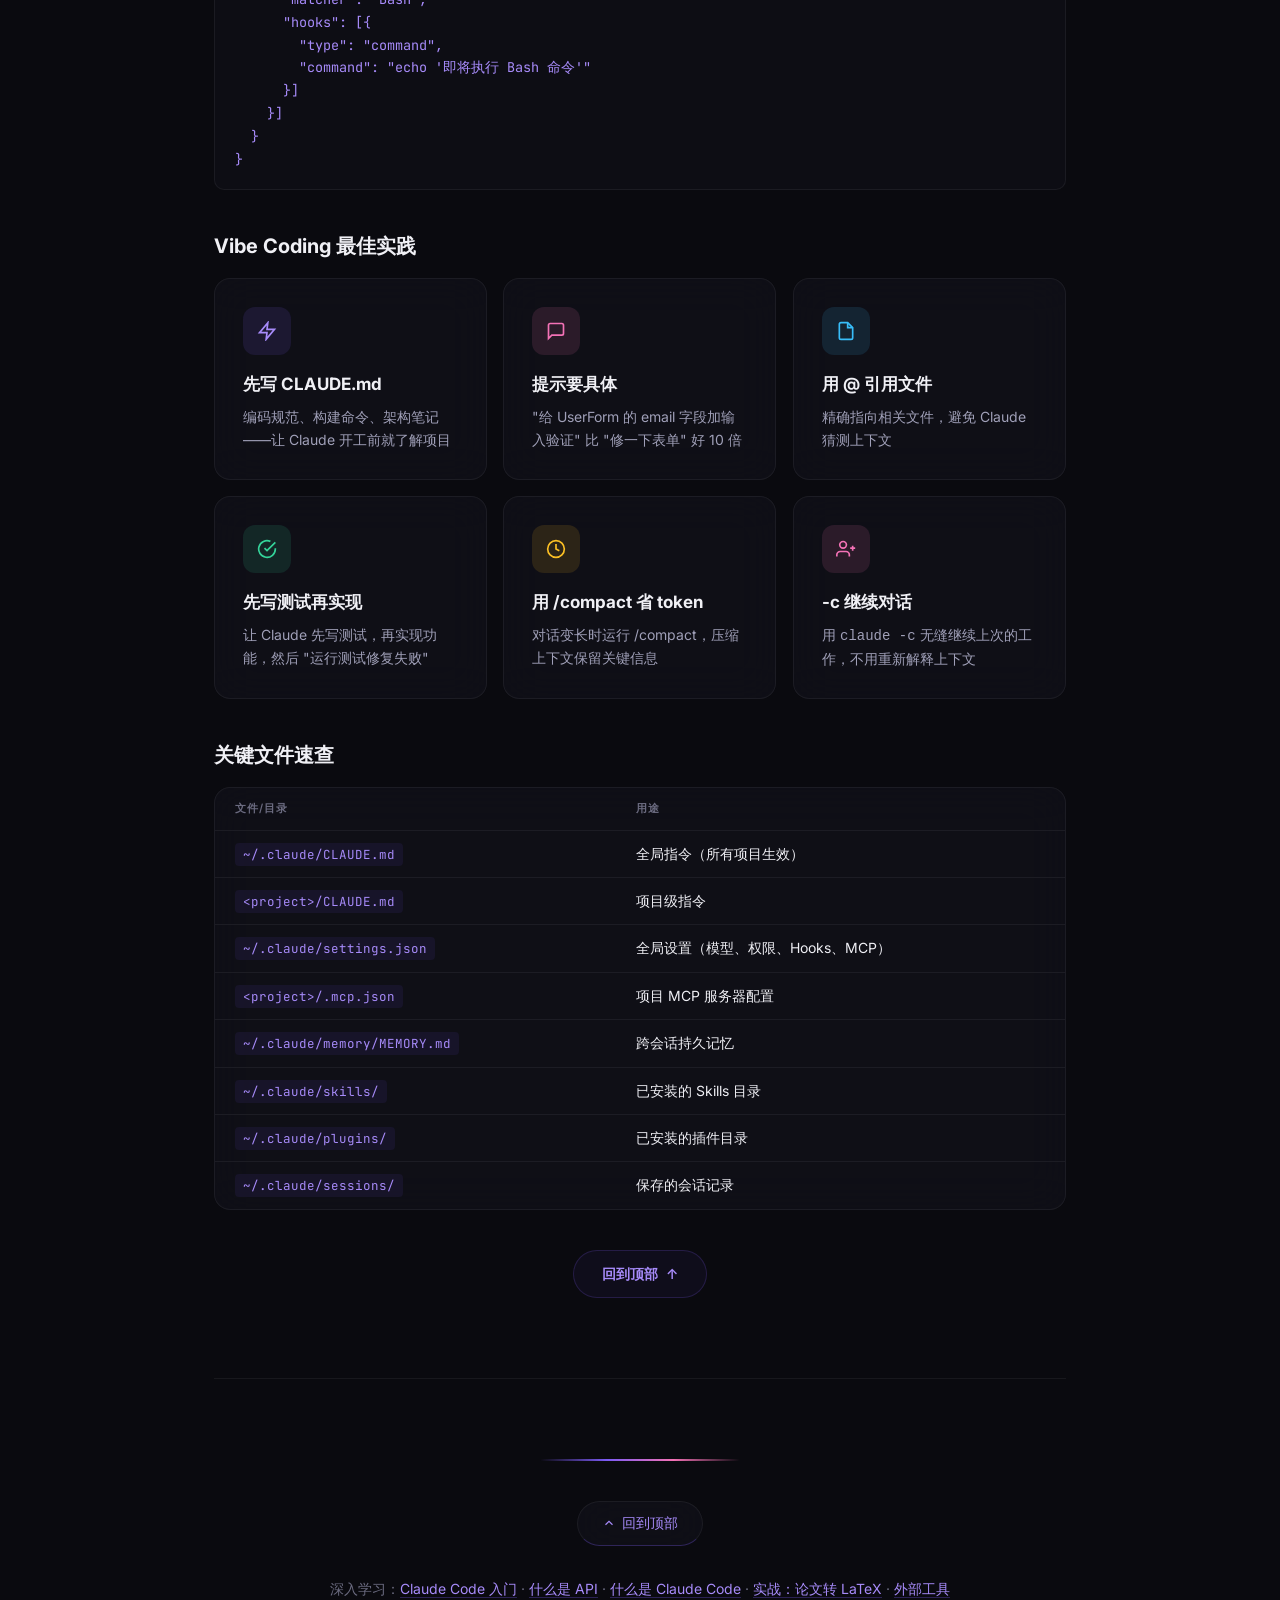
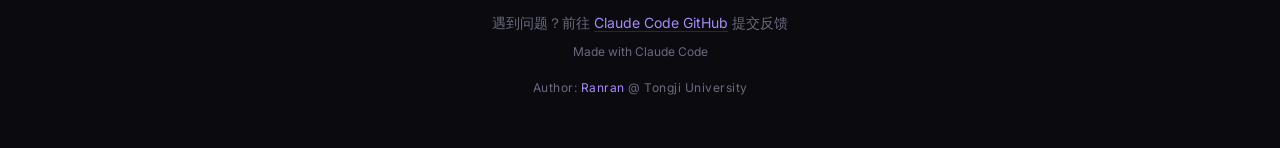
<file: pages/vibe-coding.html>
<!DOCTYPE html>
<html lang="zh-CN">
<head>
<meta charset="UTF-8">
<meta name="viewport" content="width=device-width, initial-scale=1.0">
<title>Vibe Coding 工具使用技巧 — Claude Code</title>
<link rel="stylesheet" href="../css/common.css">
<style>

.hero { min-height: 60vh; padding: 120px 24px 80px; }
.hero-badge {
  animation: fadeInUp 0.8s ease forwards 0.2s, badge-electric 4s ease-in-out infinite 1s;
}
@keyframes badge-electric {
  0%,100%{box-shadow:0 0 0 0 rgba(124,91,245,0);border-color:rgba(124,91,245,0.2);}
  50%{box-shadow:0 0 20px rgba(124,91,245,0.15);border-color:rgba(124,91,245,0.5);}
}
section { padding: 80px 0; }
section h2 { font-size: clamp(28px,5vw,40px); }
section .section-desc { margin-bottom: 40px; }
h3.sub-title { font-size: 20px; font-weight: 700; margin: 40px 0 16px; color: var(--text-primary); }
.card-icon.amber { background: rgba(251,191,36,0.12); color: #fbbf24; }
.cmd-grid-3 { display: grid; grid-template-columns: 1fr 1fr 1fr; gap: 12px; margin: 20px 0; }
@media (max-width:768px) { .cmd-grid-3{grid-template-columns:1fr;} }
.cmd-item .key.pink { background: rgba(244,114,182,0.1); border-color: rgba(244,114,182,0.15); color: var(--accent-secondary); }
.cmd-item .key.blue { background: rgba(56,189,248,0.1); border-color: rgba(56,189,248,0.15); color: var(--accent-tertiary); }
.cmd-item .key.green { background: rgba(52,211,153,0.1); border-color: rgba(52,211,153,0.15); color: #34d399; }
.cmd-item .key.amber { background: rgba(251,191,36,0.1); border-color: rgba(251,191,36,0.15); color: #fbbf24; }
.cmd-item .key { min-width: 80px; text-align: center; }
.tag {
  display: inline-block; padding: 3px 10px; border-radius: 100px;
  font-size: 11px; font-weight: 600; margin-right: 6px;
}
.tag.purple { background: rgba(124,91,245,0.12); color: var(--accent-light); }
.tag.pink { background: rgba(244,114,182,0.12); color: var(--accent-secondary); }
.tag.blue { background: rgba(56,189,248,0.12); color: var(--accent-tertiary); }
.tag.green { background: rgba(52,211,153,0.12); color: #34d399; }
.tag.amber { background: rgba(251,191,36,0.12); color: #fbbf24; }

</style>
</head>
<body>

<!-- 顶部导航栏 -->
<nav class="top-nav" id="topNav">
  <span class="nav-brand">CC <span class="accent">Guide</span></span>
  <a href="#overview"><span class="num">01</span>概览</a>
  <a href="#cli"><span class="num">02</span>CLI 命令</a>
  <a href="#slash"><span class="num">03</span>斜杠命令</a>
  <a href="#at-mentions"><span class="num">04</span>@ 引用</a>
  <a href="#keyboard"><span class="num">05</span>快捷键</a>
  <a href="#claude-md"><span class="num">06</span>CLAUDE.md</a>
  <a href="#mcp"><span class="num">07</span>MCP 服务</a>
  <a href="#advanced"><span class="num">08</span>进阶技巧</a>
</nav>

<!-- 全局背景 -->
<div class="global-bg">
  <div class="orb"></div>
</div>
<div class="grid-bg"></div>
<div class="cursor-glow" id="cursorGlow"></div>
<div class="crt-overlay"></div>
<div class="scroll-scanline" id="scrollScanline"></div>

<!-- 侧边导航 -->
<nav class="toc" id="toc">
  <a href="#overview" data-section="overview"><span class="dot"></span><span class="num">01</span><span class="label">概览</span></a>
  <a href="#cli" data-section="cli"><span class="dot"></span><span class="num">02</span><span class="label">CLI 命令</span></a>
  <a href="#slash" data-section="slash"><span class="dot"></span><span class="num">03</span><span class="label">斜杠命令</span></a>
  <a href="#at-mentions" data-section="at-mentions"><span class="dot"></span><span class="num">04</span><span class="label">@ 引用</span></a>
  <a href="#keyboard" data-section="keyboard"><span class="dot"></span><span class="num">05</span><span class="label">快捷键</span></a>
  <a href="#claude-md" data-section="claude-md"><span class="dot"></span><span class="num">06</span><span class="label">CLAUDE.md</span></a>
  <a href="#mcp" data-section="mcp"><span class="dot"></span><span class="num">07</span><span class="label">MCP 服务</span></a>
  <a href="#advanced" data-section="advanced"><span class="dot"></span><span class="num">08</span><span class="label">进阶技巧</span></a>
</nav>

<!-- Hero -->
<section class="hero" id="hero">
  <div class="hero-badge electric-pulse">Vibe Coding Mastery</div>
  <h1><span class="glitch-text" data-text="Vibe Coding">Vibe Coding</span><br><span class="gradient-text">工具使用技巧</span></h1>
  <p class="hero-subtitle">掌握 Claude Code 的全部命令、快捷键与高级技巧，让 AI 编程如丝般顺滑</p>
</section>

<div class="container">

<!-- 1. 概览 -->
<section id="overview">
  <div class="fade-in">
    <div class="section-label"><span class="line"></span> SECTION 01</div>
    <h2><span class="glitch-text" data-text="什么是">什么是</span> <span class="accent">Vibe Coding</span></h2>
    <p class="section-desc">Vibe Coding 是 Andrej Karpathy 提出的全新编程范式——用自然语言描述意图，让 AI 帮你写代码。Claude Code 是这一理念的核心工具。</p>
  </div>

  <div class="flow-diagram fade-in">
    <div class="flow-node neon-border scan-beam">
      <div class="icon">💬</div>
      <div class="label">描述需求</div>
      <div class="sub">自然语言</div>
    </div>
    <div class="flow-arrow">&rarr;</div>
    <div class="flow-node neon-border scan-beam">
      <div class="icon">🤖</div>
      <div class="label">Claude 理解</div>
      <div class="sub">上下文感知</div>
    </div>
    <div class="flow-arrow">&rarr;</div>
    <div class="flow-node neon-border scan-beam">
      <div class="icon">⚡</div>
      <div class="label">生成代码</div>
      <div class="sub">自动编辑</div>
    </div>
    <div class="flow-arrow">&rarr;</div>
    <div class="flow-node neon-border scan-beam">
      <div class="icon">✅</div>
      <div class="label">验证运行</div>
      <div class="sub">测试修复</div>
    </div>
  </div>

  <div class="tip info fade-in">
    <span class="tip-icon">i</span>
    <span>Vibe Coding 的核心：你专注于"做什么"，Claude 负责"怎么做"。掌握下面的命令和技巧，效率提升 10 倍。</span>
  </div>
  <div class="section-nav"><a href="#cli" class="section-nav-next">CLI 命令 <span class="arrow">&rarr;</span></a></div>
</section>

<!-- 2. CLI 终端命令 -->
<section id="cli">
  <div class="fade-in">
    <div class="section-label"><span class="line"></span> SECTION 02</div>
    <h2><span class="glitch-text" data-text="CLI">CLI</span> <span class="accent">终端命令</span></h2>
    <p class="section-desc">在终端中启动和管理 Claude Code 的所有命令行选项。</p>
  </div>

  <div class="fade-in" style="margin-bottom:36px;">
    <h3 class="sub-title">基础启动</h3>
    <div class="cmd-grid">
      <div class="cmd-item"><span class="key">claude</span><span class="desc">启动交互式会话</span></div>
      <div class="cmd-item"><span class="key">claude "提示"</span><span class="desc">带初始提示启动</span></div>
      <div class="cmd-item"><span class="key">claude -p "提示"</span><span class="desc">非交互模式（输出后退出）</span></div>
      <div class="cmd-item"><span class="key">claude -c</span><span class="desc">继续最近一次对话</span></div>
      <div class="cmd-item"><span class="key">claude -r</span><span class="desc">选择并恢复历史会话</span></div>
      <div class="cmd-item"><span class="key">claude -r &lt;id&gt;</span><span class="desc">恢复指定会话</span></div>
      <div class="cmd-item"><span class="key">claude -v</span><span class="desc">查看版本号</span></div>
      <div class="cmd-item"><span class="key">claude -h</span><span class="desc">查看帮助信息</span></div>
    </div>
  </div>

  <div class="fade-in" style="margin-bottom:36px;">
    <h3 class="sub-title">模型与努力级别</h3>
    <div class="cmd-grid">
      <div class="cmd-item"><span class="key blue">--model sonnet</span><span class="desc">指定模型（sonnet / opus / haiku）</span></div>
      <div class="cmd-item"><span class="key blue">--effort high</span><span class="desc">努力级别：low / medium / high / max</span></div>
      <div class="cmd-item"><span class="key blue">--fallback-model</span><span class="desc">模型过载时的备选模型</span></div>
      <div class="cmd-item"><span class="key blue">--bare</span><span class="desc">极简模式：跳过 hooks、插件、CLAUDE.md</span></div>
    </div>
  </div>

  <div class="fade-in" style="margin-bottom:36px;">
    <h3 class="sub-title">会话管理</h3>
    <div class="cmd-grid">
      <div class="cmd-item"><span class="key green">-n "名称"</span><span class="desc">为会话命名，方便 /resume 识别</span></div>
      <div class="cmd-item"><span class="key green">--session-id &lt;uuid&gt;</span><span class="desc">使用指定会话 ID</span></div>
      <div class="cmd-item"><span class="key green">--fork-session</span><span class="desc">恢复时创建新会话分支</span></div>
      <div class="cmd-item"><span class="key green">--from-pr &lt;id&gt;</span><span class="desc">恢复关联 PR 的会话</span></div>
    </div>
  </div>

  <div class="fade-in" style="margin-bottom:36px;">
    <h3 class="sub-title">权限与安全</h3>
    <div class="cmd-grid">
      <div class="cmd-item"><span class="key amber">--permission-mode plan</span><span class="desc">先规划再执行</span></div>
      <div class="cmd-item"><span class="key amber">--allowedTools "Bash(git *)"</span><span class="desc">预批准特定工具</span></div>
      <div class="cmd-item"><span class="key amber">--disallowedTools</span><span class="desc">禁止特定工具</span></div>
      <div class="cmd-item"><span class="key amber">--max-budget-usd 5</span><span class="desc">设置 API 花费上限（美元）</span></div>
    </div>
  </div>

  <div class="fade-in">
    <h3 class="sub-title">输出与集成</h3>
    <div class="cmd-grid">
      <div class="cmd-item"><span class="key pink">--output-format json</span><span class="desc">输出格式：text / json / stream-json</span></div>
      <div class="cmd-item"><span class="key pink">--json-schema &lt;schema&gt;</span><span class="desc">结构化输出验证</span></div>
      <div class="cmd-item"><span class="key pink">--ide</span><span class="desc">自动连接 IDE</span></div>
      <div class="cmd-item"><span class="key pink">--add-dir ../lib</span><span class="desc">添加额外目录访问权限</span></div>
    </div>
  </div>
  <div class="section-nav"><a href="#slash" class="section-nav-next">斜杠命令 <span class="arrow">&rarr;</span></a></div>
</section>

<!-- 3. 斜杠命令 -->
<section id="slash">
  <div class="fade-in">
    <div class="section-label"><span class="line"></span> SECTION 03</div>
    <h2><span class="glitch-text" data-text="斜杠">斜杠</span> <span class="accent">/ 命令</span></h2>
    <p class="section-desc">在 Claude Code 会话中输入 <code>/</code> 开头的命令，快速执行各种操作。已安装的 Skills 也会注册为斜杠命令。</p>
  </div>

  <div class="fade-in" style="margin-bottom:36px;">
    <h3 class="sub-title">内置命令</h3>
    <div class="config-table-wrap">
      <div class="config-table-title"><span class="icon">⚡</span> 核心命令</div>
      <table class="config-table">
        <thead><tr><th>命令</th><th>说明</th></tr></thead>
        <tbody>
          <tr><td><code>/help</code></td><td>查看所有可用命令和使用提示</td></tr>
          <tr><td><code>/clear</code></td><td>清空当前对话上下文，重新开始</td></tr>
          <tr><td><code>/compact</code></td><td>压缩对话以节省 token，保留关键信息</td></tr>
          <tr><td><code>/config</code></td><td>打开或修改 Claude Code 设置</td></tr>
          <tr><td><code>/cost</code></td><td>查看当前会话的 token 用量和费用</td></tr>
          <tr><td><code>/doctor</code></td><td>检查 Claude Code 安装健康状态</td></tr>
          <tr><td><code>/init</code></td><td>为当前项目初始化 CLAUDE.md 文件</td></tr>
          <tr><td><code>/memory</code></td><td>编辑 CLAUDE.md 记忆文件</td></tr>
          <tr><td><code>/model</code></td><td>切换当前会话的模型</td></tr>
          <tr><td><code>/permissions</code></td><td>查看和修改工具权限</td></tr>
          <tr><td><code>/resume</code></td><td>恢复之前的对话</td></tr>
          <tr><td><code>/review</code></td><td>审查 Pull Request</td></tr>
          <tr><td><code>/status</code></td><td>显示认证状态和会话信息</td></tr>
          <tr><td><code>/vim</code></td><td>切换 vim 编辑模式</td></tr>
          <tr><td><code>/terminal-setup</code></td><td>设置终端集成（启用 Shift+Enter 换行）</td></tr>
          <tr><td><code>/bug</code></td><td>向 Anthropic 报告 bug</td></tr>
          <tr><td><code>/login</code></td><td>登录 Anthropic 账号</td></tr>
          <tr><td><code>/logout</code></td><td>退出登录</td></tr>
        </tbody>
      </table>
    </div>
  </div>

  <div class="fade-in" style="margin-bottom:36px;">
    <h3 class="sub-title">Skill 注册的命令</h3>
    <p style="color:var(--text-secondary);font-size:14px;margin-bottom:16px;">每个已安装的 Skill 都会自动注册为斜杠命令。输入 <code>/</code> 即可查看完整列表。</p>
    <div class="cmd-grid">
      <div class="cmd-item"><span class="key pink">/tavily-search</span><span class="desc">AI 优化的网页搜索</span></div>
      <div class="cmd-item"><span class="key pink">/tavily-extract</span><span class="desc">提取网页内容为 Markdown</span></div>
      <div class="cmd-item"><span class="key pink">/tavily-crawl</span><span class="desc">爬取网站内容</span></div>
      <div class="cmd-item"><span class="key pink">/openalex-paper-search</span><span class="desc">学术论文检索</span></div>
      <div class="cmd-item"><span class="key pink">/semantic-scholar</span><span class="desc">Semantic Scholar 论文搜索</span></div>
      <div class="cmd-item"><span class="key pink">/pdf</span><span class="desc">PDF 文件读取与生成</span></div>
      <div class="cmd-item"><span class="key pink">/claude-api</span><span class="desc">Claude API 开发辅助</span></div>
      <div class="cmd-item"><span class="key pink">/simplify</span><span class="desc">代码审查与优化</span></div>
      <div class="cmd-item"><span class="key pink">/review</span><span class="desc">PR 代码审查</span></div>
      <div class="cmd-item"><span class="key pink">/grill-me</span><span class="desc">设计评审访谈</span></div>
      <div class="cmd-item"><span class="key pink">/find-skills</span><span class="desc">发现并安装新 Skills</span></div>
      <div class="cmd-item"><span class="key pink">/self-improvement</span><span class="desc">记录学习与错误</span></div>
    </div>
  </div>

  <div class="fade-in">
    <h3 class="sub-title">Skill 使用方式</h3>
    <div class="compare-cards">
      <div class="compare-card">
        <h4><span class="tag purple">/</span> 显式调用</h4>
        <p>用 <code>/</code> 前缀直接触发特定 Skill</p>
        <div class="example">/tavily-search 人工智能最新进展</div>
      </div>
      <div class="compare-card">
        <h4><span class="tag pink">~</span> 隐式触发</h4>
        <p>用自然语言描述需求，Claude 自动匹配最合适的 Skill</p>
        <div class="example">"帮我搜一下最新的 AI 论文"</div>
      </div>
    </div>
    <div class="tip info">
      <span class="tip-icon">i</span>
      <span>输入 <code>/</code> 不带任何参数，可以查看当前已安装的所有 Skills 列表。</span>
    </div>
  </div>
  <div class="section-nav"><a href="#at-mentions" class="section-nav-next">@ 引用 <span class="arrow">&rarr;</span></a></div>
</section>

<!-- 4. @ 引用 -->
<section id="at-mentions">
  <div class="fade-in">
    <div class="section-label"><span class="line"></span> SECTION 04</div>
    <h2><span class="glitch-text" data-text="@">@</span> <span class="accent">引用与特殊语法</span></h2>
    <p class="section-desc">用 <code>@</code> 引用文件和文件夹，让 Claude 精确理解你要操作的上下文。</p>
  </div>

  <div class="fade-in" style="margin-bottom:36px;">
    <h3 class="sub-title">@ 文件引用</h3>
    <div class="config-table-wrap">
      <table class="config-table">
        <thead><tr><th>语法</th><th>说明</th></tr></thead>
        <tbody>
          <tr><td><code>@filename.txt</code></td><td>引用指定文件（触发自动补全）</td></tr>
          <tr><td><code>@path/to/folder/</code></td><td>引用整个目录</td></tr>
          <tr><td><code>@src/file.py:10-20</code></td><td>引用文件的指定行范围</td></tr>
          <tr><td><code>@</code> + Tab</td><td>浏览并交互式选择文件</td></tr>
        </tbody>
      </table>
    </div>
    <div class="tip success">
      <span class="tip-icon">✓</span>
      <span>最佳实践：在提示中用 <code>@</code> 指向相关文件，如 <code>"重构 @src/utils.ts 使用 async/await"</code>，比笼统描述高效得多。</span>
    </div>
  </div>

  <div class="fade-in" style="margin-bottom:36px;">
    <h3 class="sub-title">其他特殊语法</h3>
    <div class="cmd-grid">
      <div class="cmd-item"><span class="key">!command</span><span class="desc">直接执行 shell 命令（前缀 <code>!</code>）</span></div>
      <div class="cmd-item"><span class="key">Ctrl+V</span><span class="desc">粘贴剪贴板图片到对话中</span></div>
      <div class="cmd-item"><span class="key">拖拽文件</span><span class="desc">将文件拖入终端窗口自动添加路径</span></div>
      <div class="cmd-item"><span class="key">Shift+Enter</span><span class="desc">多行输入（需先运行 /terminal-setup）</span></div>
    </div>
  </div>

  <div class="fade-in">
    <h3 class="sub-title">上下文感知能力</h3>
    <div class="card-grid">
      <div class="card neon-border scan-beam">
        <div class="card-icon green">
          <svg width="20" height="20" viewBox="0 0 24 24" fill="none" stroke="currentColor" stroke-width="2"><path d="M21 15a2 2 0 0 1-2 2H7l-4 4V5a2 2 0 0 1 2-2h14a2 2 0 0 1 2 2z"/></svg>
        </div>
        <h3>自然语言交互</h3>
        <p>在终端或 VS Code 中直接用自然语言描述需求，Claude 自动理解上下文</p>
      </div>
      <div class="card neon-border scan-beam">
        <div class="card-icon pink">
          <svg width="20" height="20" viewBox="0 0 24 24" fill="none" stroke="currentColor" stroke-width="2"><path d="M12 20h9"/><path d="M16.5 3.5a2.121 2.121 0 0 1 3 3L7 19l-4 1 1-4L16.5 3.5z"/></svg>
        </div>
        <h3>代码上下文感知</h3>
        <p>Claude Code 自动读取项目结构和代码，无需手动解释项目背景</p>
      </div>
    </div>
  </div>
  <div class="section-nav"><a href="#keyboard" class="section-nav-next">快捷键 <span class="arrow">&rarr;</span></a></div>
</section>

<!-- 5. 快捷键 -->
<section id="keyboard">
  <div class="fade-in">
    <div class="section-label"><span class="line"></span> SECTION 05</div>
    <h2><span class="glitch-text" data-text="键盘">键盘</span> <span class="accent">快捷键</span></h2>
    <p class="section-desc">掌握这些快捷键，操作如行云流水。</p>
  </div>

  <div class="fade-in" style="margin-bottom:36px;">
    <h3 class="sub-title">输入控制</h3>
    <div class="cmd-grid">
      <div class="cmd-item"><span class="key">Enter</span><span class="desc">发送消息</span></div>
      <div class="cmd-item"><span class="key">Shift+Enter</span><span class="desc">输入换行（需 /terminal-setup）</span></div>
      <div class="cmd-item"><span class="key">Tab</span><span class="desc">接受自动补全建议</span></div>
      <div class="cmd-item"><span class="key">Escape</span><span class="desc">取消输入 / 关闭弹窗</span></div>
    </div>
  </div>

  <div class="fade-in" style="margin-bottom:36px;">
    <h3 class="sub-title">编辑快捷键</h3>
    <div class="cmd-grid">
      <div class="cmd-item"><span class="key">Ctrl+A</span><span class="desc">光标移到行首</span></div>
      <div class="cmd-item"><span class="key">Ctrl+E</span><span class="desc">光标移到行尾</span></div>
      <div class="cmd-item"><span class="key">Ctrl+U</span><span class="desc">清空当前输入行</span></div>
      <div class="cmd-item"><span class="key">Ctrl+W</span><span class="desc">向前删除一个单词</span></div>
    </div>
  </div>

  <div class="fade-in" style="margin-bottom:36px;">
    <h3 class="sub-title">导航与历史</h3>
    <div class="cmd-grid">
      <div class="cmd-item"><span class="key">↑ Arrow</span><span class="desc">上一条历史消息</span></div>
      <div class="cmd-item"><span class="key">↓ Arrow</span><span class="desc">下一条历史消息</span></div>
      <div class="cmd-item"><span class="key">Ctrl+L</span><span class="desc">清空终端屏幕</span></div>
      <div class="cmd-item"><span class="key">Ctrl+K</span><span class="desc">终止当前进程</span></div>
    </div>
  </div>

  <div class="fade-in">
    <h3 class="sub-title">会话控制</h3>
    <div class="cmd-grid">
      <div class="cmd-item"><span class="key pink">Ctrl+C</span><span class="desc">中断当前生成 / 复制选中文本</span></div>
      <div class="cmd-item"><span class="key pink">Ctrl+D</span><span class="desc">退出 Claude Code</span></div>
    </div>
  </div>
  <div class="section-nav"><a href="#claude-md" class="section-nav-next">CLAUDE.md <span class="arrow">&rarr;</span></a></div>
</section>

<!-- 6. CLAUDE.md -->
<section id="claude-md">
  <div class="fade-in">
    <div class="section-label"><span class="line"></span> SECTION 06</div>
    <h2><span class="glitch-text" data-text="CLAUDE.md">CLAUDE.md</span> <span class="accent">项目记忆</span></h2>
    <p class="section-desc">CLAUDE.md 是 Claude Code 的"项目大脑"——每次会话开始时自动读取，让 Claude 记住你的偏好和项目规范。</p>
  </div>

  <div class="fade-in" style="margin-bottom:36px;">
    <h3 class="sub-title">文件位置（按加载顺序）</h3>
    <div class="config-table-wrap">
      <table class="config-table">
        <thead><tr><th>范围</th><th>路径</th></tr></thead>
        <tbody>
          <tr><td><span class="tag purple">全局</span> 所有项目</td><td><code>~/.claude/CLAUDE.md</code></td></tr>
          <tr><td><span class="tag blue">项目根目录</span></td><td><code>&lt;project&gt;/CLAUDE.md</code></td></tr>
          <tr><td><span class="tag blue">父目录</span></td><td><code>../CLAUDE.md</code>, <code>../../CLAUDE.md</code></td></tr>
          <tr><td><span class="tag green">子目录</span></td><td><code>src/CLAUDE.md</code>, <code>tests/CLAUDE.md</code></td></tr>
        </tbody>
      </table>
    </div>
  </div>

  <div class="fade-in" style="margin-bottom:36px;">
    <h3 class="sub-title">最佳实践</h3>
    <div class="card-grid">
      <div class="card">
        <div class="card-icon green">
          <svg width="20" height="20" viewBox="0 0 24 24" fill="none" stroke="currentColor" stroke-width="2"><path d="M22 11.08V12a10 10 0 1 1-5.93-9.14"/><polyline points="22 4 12 14.01 9 11.01"/></svg>
        </div>
        <h3>保持简洁</h3>
        <p>每一行都会在每次对话中消耗 token，只写真正需要的内容</p>
      </div>
      <div class="card">
        <div class="card-icon purple">
          <svg width="20" height="20" viewBox="0 0 24 24" fill="none" stroke="currentColor" stroke-width="2"><path d="M13 2L3 14h9l-1 8 10-12h-9l1-8z"/></svg>
        </div>
        <h3>行为规则</h3>
        <p>写"始终做 X"和"绝不做 Y"类型的指令，如编码规范、测试命令</p>
      </div>
      <div class="card">
        <div class="card-icon blue">
          <svg width="20" height="20" viewBox="0 0 24 24" fill="none" stroke="currentColor" stroke-width="2"><path d="M14 2H6a2 2 0 0 0-2 2v16a2 2 0 0 0 2 2h12a2 2 0 0 0 2-2V8z"/><polyline points="14 2 14 8 20 8"/></svg>
        </div>
        <h3>项目信息</h3>
        <p>包含构建命令、部署步骤、架构决策等关键上下文</p>
      </div>
      <div class="card">
        <div class="card-icon pink">
          <svg width="20" height="20" viewBox="0 0 24 24" fill="none" stroke="currentColor" stroke-width="2"><path d="M12 20h9"/><path d="M16.5 3.5a2.121 2.121 0 0 1 3 3L7 19l-4 1 1-4L16.5 3.5z"/></svg>
        </div>
        <h3>用 /init 自动生成</h3>
        <p>运行 <code>/init</code> 让 Claude 从代码库自动生成初始 CLAUDE.md</p>
      </div>
    </div>
  </div>

  <div class="fade-in" style="margin-bottom:36px;">
    <h3 class="sub-title">记忆系统</h3>
    <div class="config-table-wrap">
      <div class="config-table-title"><span class="icon">🧠</span> Memory 文件</div>
      <table class="config-table">
        <thead><tr><th>路径</th><th>说明</th></tr></thead>
        <tbody>
          <tr><td><code>~/.claude/memory/MEMORY.md</code></td><td>全局记忆（跨项目持久化）</td></tr>
          <tr><td><code>&lt;project&gt;/.claude/memory/</code></td><td>项目级记忆目录</td></tr>
        </tbody>
      </table>
    </div>
    <div class="interactive-prompt">
      <span class="prompt-symbol">></span>
      <span class="prompt-text"><strong>你：</strong>以后帮我写代码时不要加注释</span>
    </div>
    <div class="interactive-prompt">
      <span class="prompt-symbol" style="color:var(--accent-secondary);">~</span>
      <span class="prompt-text"><strong>Claude：</strong>已记住，后续代码生成将不再添加注释。</span>
    </div>
    <div class="tip info">
      <span class="tip-icon">i</span>
      <span>直接用自然语言告诉 Claude 你的偏好，它会自动保存到记忆文件中，后续对话自动生效。</span>
    </div>
  </div>
  <div class="section-nav"><a href="#mcp" class="section-nav-next">MCP 服务 <span class="arrow">&rarr;</span></a></div>
</section>

<!-- 7. MCP 服务 -->
<section id="mcp">
  <div class="fade-in">
    <div class="section-label"><span class="line"></span> SECTION 07</div>
    <h2><span class="glitch-text" data-text="MCP">MCP</span> <span class="accent">模型上下文协议</span></h2>
    <p class="section-desc">MCP 服务器为 Claude Code 扩展外部工具和数据源，连接数据库、API、文件系统等。</p>
  </div>

  <div class="fade-in" style="margin-bottom:36px;">
    <h3 class="sub-title">配置位置</h3>
    <div class="cmd-grid">
      <div class="cmd-item"><span class="key">~/.claude/settings.json</span><span class="desc">全局配置</span></div>
      <div class="cmd-item"><span class="key">.mcp.json</span><span class="desc">项目根目录（项目级）</span></div>
      <div class="cmd-item"><span class="key">--mcp-config</span><span class="desc">启动参数（会话级）</span></div>
      <div class="cmd-item"><span class="key">--strict-mcp-config</span><span class="desc">仅使用指定的 MCP 服务器</span></div>
    </div>
  </div>

  <div class="fade-in" style="margin-bottom:36px;">
    <h3 class="sub-title">CLI 管理命令</h3>
    <div class="config-table-wrap">
      <table class="config-table">
        <thead><tr><th>命令</th><th>说明</th></tr></thead>
        <tbody>
          <tr><td><code>claude mcp add &lt;name&gt; &lt;cmd&gt;</code></td><td>添加 MCP 服务器</td></tr>
          <tr><td><code>claude mcp add --transport http ...</code></td><td>添加 HTTP 类型的 MCP 服务器</td></tr>
          <tr><td><code>claude mcp add-json &lt;name&gt; &lt;json&gt;</code></td><td>从 JSON 添加 MCP 服务器</td></tr>
          <tr><td><code>claude mcp add-from-claude-desktop</code></td><td>从 Claude Desktop 导入配置</td></tr>
          <tr><td><code>claude mcp list</code></td><td>列出已配置的服务器</td></tr>
          <tr><td><code>claude mcp get &lt;name&gt;</code></td><td>查看服务器详情</td></tr>
          <tr><td><code>claude mcp remove &lt;name&gt;</code></td><td>移除服务器</td></tr>
          <tr><td><code>claude mcp serve</code></td><td>将 Claude Code 作为 MCP 服务器启动</td></tr>
        </tbody>
      </table>
    </div>
  </div>

  <div class="fade-in">
    <h3 class="sub-title">配置示例</h3>
    <div class="code-block">
      <div class="code-header">
        <span class="code-dot red"></span><span class="code-dot yellow"></span><span class="code-dot green"></span>
        <span class="code-lang">.mcp.json</span>
      </div>
      <pre>{
  "mcpServers": {
    "my-server": {
      "command": "npx",
      "args": ["my-mcp-server"],
      "env": { "API_KEY": "xxx" }
    },
    "http-server": {
      "type": "http",
      "url": "https://mcp.example.com/mcp",
      "headers": { "Authorization": "Bearer xxx" }
    }
  }
}</pre>
    </div>
  </div>
  <div class="section-nav"><a href="#advanced" class="section-nav-next">进阶技巧 <span class="arrow">&rarr;</span></a></div>
</section>

<!-- 8. 进阶技巧 -->
<section id="advanced">
  <div class="fade-in">
    <div class="section-label"><span class="line"></span> SECTION 08</div>
    <h2><span class="glitch-text" data-text="进阶">进阶</span> <span class="accent">高级技巧</span></h2>
    <p class="section-desc">从后台 Agent 到 Git Worktree，解锁 Claude Code 的全部潜力。</p>
  </div>

  <div class="fade-in" style="margin-bottom:36px;">
    <h3 class="sub-title">后台 Agent</h3>
    <div class="cmd-grid">
      <div class="cmd-item"><span class="key">claude agents</span><span class="desc">打开交互式 Agent 管理界面</span></div>
      <div class="cmd-item"><span class="key">claude agents --json</span><span class="desc">以 JSON 列出活跃会话</span></div>
      <div class="cmd-item"><span class="key">--agent &lt;name&gt;</span><span class="desc">使用指定 Agent 启动会话</span></div>
      <div class="cmd-item"><span class="key">--brief</span><span class="desc">启用 Agent 与用户通信</span></div>
    </div>
    <div class="tip info">
      <span class="tip-icon">i</span>
      <span>后台 Agent 可以在你继续工作的同时执行长任务，每个 Agent 拥有独立的会话、模型和权限配置。</span>
    </div>
  </div>

  <div class="fade-in" style="margin-bottom:36px;">
    <h3 class="sub-title">Git Worktree 隔离工作区</h3>
    <div class="cmd-grid">
      <div class="cmd-item"><span class="key green">claude -w my-feature</span><span class="desc">创建新的 git worktree 工作区</span></div>
      <div class="cmd-item"><span class="key green">claude -w --tmux</span><span class="desc">Worktree + tmux 会话</span></div>
      <div class="cmd-item"><span class="key green">--from-pr &lt;id&gt;</span><span class="desc">恢复关联 PR 的工作</span></div>
      <div class="cmd-item"><span class="key green">--fork-session</span><span class="desc">分支出会话而不影响原会话</span></div>
    </div>
  </div>

  <div class="fade-in" style="margin-bottom:36px;">
    <h3 class="sub-title">代码审查</h3>
    <div class="cmd-grid">
      <div class="cmd-item"><span class="key pink">/review</span><span class="desc">在会话中审查 Pull Request</span></div>
      <div class="cmd-item"><span class="key pink">claude ultrareview</span><span class="desc">云端多 Agent 深度代码审查</span></div>
      <div class="cmd-item"><span class="key pink">claude ultrareview 123</span><span class="desc">审查指定 PR #123</span></div>
      <div class="cmd-item"><span class="key pink">claude ultrareview main</span><span class="desc">对比 main 分支审查</span></div>
    </div>
  </div>

  <div class="fade-in" style="margin-bottom:36px;">
    <h3 class="sub-title">Hooks 自动化</h3>
    <p style="color:var(--text-secondary);font-size:14px;margin-bottom:16px;">Hooks 在特定生命周期事件触发自定义脚本，配置在 <code>settings.json</code> 中。</p>
    <div class="config-table-wrap">
      <table class="config-table">
        <thead><tr><th>事件</th><th>触发时机</th></tr></thead>
        <tbody>
          <tr><td><code>PreToolUse</code></td><td>工具执行前</td></tr>
          <tr><td><code>PostToolUse</code></td><td>工具执行后</td></tr>
          <tr><td><code>Notification</code></td><td>Claude 发送通知时</td></tr>
          <tr><td><code>Stop</code></td><td>Claude 完成回复时</td></tr>
        </tbody>
      </table>
    </div>
    <div class="code-block">
      <div class="code-header">
        <span class="code-dot red"></span><span class="code-dot yellow"></span><span class="code-dot green"></span>
        <span class="code-lang">settings.json</span>
      </div>
      <pre>{
  "hooks": {
    "PreToolUse": [{
      "matcher": "Bash",
      "hooks": [{
        "type": "command",
        "command": "echo '即将执行 Bash 命令'"
      }]
    }]
  }
}</pre>
    </div>
  </div>

  <div class="fade-in" style="margin-bottom:36px;">
    <h3 class="sub-title">Vibe Coding 最佳实践</h3>
    <div class="card-grid-3">
      <div class="card neon-border scan-beam">
        <div class="card-icon purple">
          <svg width="20" height="20" viewBox="0 0 24 24" fill="none" stroke="currentColor" stroke-width="2"><path d="M13 2L3 14h9l-1 8 10-12h-9l1-8z"/></svg>
        </div>
        <h3>先写 CLAUDE.md</h3>
        <p>编码规范、构建命令、架构笔记——让 Claude 开工前就了解项目</p>
      </div>
      <div class="card neon-border scan-beam">
        <div class="card-icon pink">
          <svg width="20" height="20" viewBox="0 0 24 24" fill="none" stroke="currentColor" stroke-width="2"><path d="M21 15a2 2 0 0 1-2 2H7l-4 4V5a2 2 0 0 1 2-2h14a2 2 0 0 1 2 2z"/></svg>
        </div>
        <h3>提示要具体</h3>
        <p>"给 UserForm 的 email 字段加输入验证" 比 "修一下表单" 好 10 倍</p>
      </div>
      <div class="card neon-border scan-beam">
        <div class="card-icon blue">
          <svg width="20" height="20" viewBox="0 0 24 24" fill="none" stroke="currentColor" stroke-width="2"><path d="M14 2H6a2 2 0 0 0-2 2v16a2 2 0 0 0 2 2h12a2 2 0 0 0 2-2V8z"/><polyline points="14 2 14 8 20 8"/></svg>
        </div>
        <h3>用 @ 引用文件</h3>
        <p>精确指向相关文件，避免 Claude 猜测上下文</p>
      </div>
      <div class="card neon-border scan-beam">
        <div class="card-icon green">
          <svg width="20" height="20" viewBox="0 0 24 24" fill="none" stroke="currentColor" stroke-width="2"><path d="M22 11.08V12a10 10 0 1 1-5.93-9.14"/><polyline points="22 4 12 14.01 9 11.01"/></svg>
        </div>
        <h3>先写测试再实现</h3>
        <p>让 Claude 先写测试，再实现功能，然后 "运行测试修复失败"</p>
      </div>
      <div class="card neon-border scan-beam">
        <div class="card-icon amber">
          <svg width="20" height="20" viewBox="0 0 24 24" fill="none" stroke="currentColor" stroke-width="2"><circle cx="12" cy="12" r="10"/><polyline points="12 6 12 12 16 14"/></svg>
        </div>
        <h3>用 /compact 省 token</h3>
        <p>对话变长时运行 /compact，压缩上下文保留关键信息</p>
      </div>
      <div class="card neon-border scan-beam">
        <div class="card-icon pink">
          <svg width="20" height="20" viewBox="0 0 24 24" fill="none" stroke="currentColor" stroke-width="2"><path d="M16 21v-2a4 4 0 0 0-4-4H5a4 4 0 0 0-4 4v2"/><circle cx="8.5" cy="7" r="4"/><line x1="20" y1="8" x2="20" y2="14"/><line x1="23" y1="11" x2="17" y2="11"/></svg>
        </div>
        <h3>-c 继续对话</h3>
        <p>用 <code>claude -c</code> 无缝继续上次的工作，不用重新解释上下文</p>
      </div>
    </div>
  </div>

  <div class="fade-in">
    <h3 class="sub-title">关键文件速查</h3>
    <div class="config-table-wrap">
      <table class="config-table">
        <thead><tr><th>文件/目录</th><th>用途</th></tr></thead>
        <tbody>
          <tr><td><code>~/.claude/CLAUDE.md</code></td><td>全局指令（所有项目生效）</td></tr>
          <tr><td><code>&lt;project&gt;/CLAUDE.md</code></td><td>项目级指令</td></tr>
          <tr><td><code>~/.claude/settings.json</code></td><td>全局设置（模型、权限、Hooks、MCP）</td></tr>
          <tr><td><code>&lt;project&gt;/.mcp.json</code></td><td>项目 MCP 服务器配置</td></tr>
          <tr><td><code>~/.claude/memory/MEMORY.md</code></td><td>跨会话持久记忆</td></tr>
          <tr><td><code>~/.claude/skills/</code></td><td>已安装的 Skills 目录</td></tr>
          <tr><td><code>~/.claude/plugins/</code></td><td>已安装的插件目录</td></tr>
          <tr><td><code>~/.claude/sessions/</code></td><td>保存的会话记录</td></tr>
        </tbody>
      </table>
    </div>
  </div>

  <div class="section-nav"><a href="#hero" class="section-nav-next">回到顶部 <span class="arrow">&uarr;</span></a></div>
</section>

<!-- Footer -->
<div class="footer fade-in">
  <a href="#hero" class="back-to-top">
    <svg viewBox="0 0 24 24" fill="none" stroke="currentColor" stroke-width="2"><path d="M18 15l-6-6-6 6"/></svg>
    回到顶部
  </a>
  <p style="margin-top:32px;">深入学习：<a href="guide.html">Claude Code 入门</a> · <a href="api-intro.html">什么是 API</a> · <a href="claude-code-intro.html">什么是 Claude Code</a> · <a href="paper-to-tex.html">实战：论文转 LaTeX</a> · <a href="tools.html">外部工具</a></p>
  <p style="margin-top:12px;">遇到问题？前往 <a href="https://github.com/anthropics/claude-code/issues" target="_blank">Claude Code GitHub</a> 提交反馈</p>
  <p style="margin-top:8px;font-size:12px;color:var(--text-muted);">Made with Claude Code</p>
  <p style="margin-top:16px;font-size:12px;color:var(--text-muted);letter-spacing:0.5px;">Author: <span style="color:var(--accent-light);">Ranran</span> @ Tongji University</p>
</div>

</div><!-- .container -->

<script src="../js/common.js"></script>
<script>

</script>
</body>
</html>
</file>
<file: css/common.css>
@import url('https://fonts.googleapis.com/css2?family=Inter:wght@300;400;500;600;700;800;900&family=JetBrains+Mono:wght@400;500;600&display=swap');

/* ============================================================
   DESIGN GENE — 赛博朋克暗黑科技设计系统
   基于 share_html_design.md，可复用于任何 HTML 页面
   ============================================================ */

/* ===== 设计令牌 Design Tokens ===== */
:root {
  /* ---- 品牌色 Brand Palette ---- */
  --color-purple-400: #a78bfa;
  --color-purple-500: #7c5bf5;
  --color-purple-600: #6d4ddb;
  --color-purple-700: #5a3fc0;
  --color-purple-glow: rgba(124, 91, 245, 0.3);

  --color-pink-400: #f472b6;
  --color-pink-500: #ec4899;
  --color-pink-glow: rgba(244, 114, 182, 0.3);

  --color-blue-400: #38bdf8;
  --color-blue-500: #0ea5e9;
  --color-blue-glow: rgba(56, 189, 248, 0.3);

  --color-green-400: #34d399;
  --color-green-500: #10b981;
  --color-green-glow: rgba(52, 211, 153, 0.3);

  --color-amber-400: #fbbf24;
  --color-amber-500: #f59e0b;
  --color-amber-glow: rgba(251, 191, 36, 0.3);

  --color-red-400: #f87171;
  --color-red-500: #ef4444;

  /* ---- 语义色 Semantic Colors ---- */
  --color-primary: var(--color-purple-500);
  --color-primary-light: var(--color-purple-400);
  --color-primary-glow: var(--color-purple-glow);
  --color-secondary: var(--color-pink-400);
  --color-tertiary: var(--color-blue-400);
  --color-success: var(--color-green-400);
  --color-warning: var(--color-amber-400);
  --color-error: var(--color-red-400);
  --color-info: var(--color-blue-400);

  /* ---- 表面色 Surfaces ---- */
  --surface-ground: #0a0a0f;
  --surface-deep: #06060a;
  --surface-card: rgba(18, 18, 26, 0.7);
  --surface-card-hover: rgba(28, 28, 42, 0.8);
  --surface-glass: rgba(255, 255, 255, 0.03);
  --surface-glass-strong: rgba(255, 255, 255, 0.06);
  --surface-elevated: rgba(22, 22, 32, 0.85);
  --surface-overlay: rgba(0, 0, 0, 0.6);

  /* ---- 文字色 Text ---- */
  --text-primary: #f0f0f5;
  --text-secondary: #a0a0b8;
  --text-tertiary: #6b6b80;
  --text-disabled: #4a4a5e;
  --text-inverse: #0a0a0f;
  --text-link: var(--color-purple-400);

  /* ---- 边框色 Borders ---- */
  --border-subtle: rgba(255, 255, 255, 0.04);
  --border-default: rgba(255, 255, 255, 0.06);
  --border-strong: rgba(255, 255, 255, 0.1);
  --border-hover: rgba(124, 91, 245, 0.3);
  --border-focus: rgba(124, 91, 245, 0.5);
  --border-active: rgba(124, 91, 245, 0.6);

  /* ---- 阴影 Shadows ---- */
  --shadow-sm: 0 2px 8px rgba(0, 0, 0, 0.3);
  --shadow-md: 0 8px 30px rgba(0, 0, 0, 0.38);
  --shadow-lg: 0 16px 48px rgba(0, 0, 0, 0.4);
  --shadow-xl: 0 24px 90px rgba(0, 0, 0, 0.45);
  --shadow-glow-sm: 0 0 12px var(--color-primary-glow);
  --shadow-glow-md: 0 0 24px var(--color-primary-glow);
  --shadow-glow-lg: 0 0 42px rgba(124, 91, 245, 0.15);

  /* ---- 圆角 Radii ---- */
  --radius-xs: 4px;
  --radius-sm: 10px;
  --radius-md: 16px;
  --radius-lg: 20px;
  --radius-xl: 24px;
  --radius-full: 9999px;

  /* ---- 间距 Spacing ---- */
  --space-1: 4px;
  --space-2: 8px;
  --space-3: 12px;
  --space-4: 16px;
  --space-5: 20px;
  --space-6: 24px;
  --space-8: 32px;
  --space-10: 40px;
  --space-12: 48px;
  --space-16: 64px;
  --space-20: 80px;

  /* ---- 排版 Typography ---- */
  --font-sans: 'Inter', -apple-system, BlinkMacSystemFont, 'Segoe UI', sans-serif;
  --font-mono: 'JetBrains Mono', 'Fira Code', 'Cascadia Code', monospace;
  --text-xs: 0.75rem;    /* 12px */
  --text-sm: 0.875rem;   /* 14px */
  --text-base: 1rem;     /* 16px */
  --text-lg: 1.125rem;   /* 18px */
  --text-xl: 1.25rem;    /* 20px */
  --text-2xl: 1.5rem;    /* 24px */
  --text-3xl: 1.875rem;  /* 30px */
  --text-4xl: 2.25rem;   /* 36px */
  --leading-tight: 1.25;
  --leading-normal: 1.6;
  --leading-relaxed: 1.8;
  --tracking-tight: -0.02em;
  --tracking-normal: 0;
  --tracking-wide: 0.02em;
  --font-light: 300;
  --font-normal: 400;
  --font-medium: 500;
  --font-semibold: 600;
  --font-bold: 700;
  --font-extrabold: 800;
  --font-black: 900;

  /* ---- 动画 Animation Easing ---- */
  --ease-out-expo: cubic-bezier(0.16, 1, 0.3, 1);
  --ease-out-back: cubic-bezier(0.34, 1.56, 0.64, 1);
  --ease-in-out: cubic-bezier(0.4, 0, 0.2, 1);
  --ease-spring: cubic-bezier(0.34, 1.56, 0.64, 1);
  --duration-instant: 100ms;
  --duration-fast: 200ms;
  --duration-normal: 300ms;
  --duration-slow: 500ms;
  --duration-slower: 800ms;
  --duration-glacial: 1200ms;

  /* ---- 兼容别名 (保留旧变量名，便于现有页面迁移) ---- */
  --bg-primary: var(--surface-ground);
  --bg-secondary: #12121a;
  --bg-card: var(--surface-card);
  --bg-card-hover: var(--surface-card-hover);
  --accent: var(--color-primary);
  --accent-light: var(--color-primary-light);
  --accent-glow: var(--color-primary-glow);
  --accent-secondary: var(--color-secondary);
  --accent-tertiary: var(--color-tertiary);
  --accent-green: var(--color-success);
  --accent-amber: var(--color-warning);
  --text-muted: var(--text-tertiary);
  --border: var(--border-default);
  --radius: var(--radius-md);
  --glass: var(--surface-glass);
}

/* ===== Reset & Base ===== */
* { margin: 0; padding: 0; box-sizing: border-box; }

html {
  scroll-behavior: smooth;
  scrollbar-width: thin;
  scrollbar-color: var(--color-primary) transparent;
  -webkit-text-size-adjust: 100%;
}

body {
  font-family: var(--font-sans);
  background: var(--surface-ground);
  color: var(--text-primary);
  line-height: var(--leading-normal);
  overflow-x: hidden;
  -webkit-font-smoothing: antialiased;
  -moz-osx-font-smoothing: grayscale;
}

::-webkit-scrollbar { width: 6px; }
::-webkit-scrollbar-track { background: transparent; }
::-webkit-scrollbar-thumb { background: var(--color-primary); border-radius: 3px; }

::selection {
  background: rgba(124, 91, 245, 0.3);
  color: var(--text-primary);
}

/* Focus visible ring for accessibility */
:focus-visible {
  outline: 2px solid var(--border-focus);
  outline-offset: 2px;
  border-radius: var(--radius-xs);
}

/* ===== Typography Utilities ===== */
.text-gradient {
  background: linear-gradient(135deg, var(--color-primary) 0%, var(--color-secondary) 50%, var(--color-tertiary) 100%);
  -webkit-background-clip: text;
  -webkit-text-fill-color: transparent;
  background-clip: text;
}
.text-gradient-blue {
  background: linear-gradient(135deg, var(--color-tertiary) 0%, var(--color-success) 100%);
  -webkit-background-clip: text;
  -webkit-text-fill-color: transparent;
  background-clip: text;
}
.text-gradient-pink {
  background: linear-gradient(135deg, var(--color-secondary) 0%, var(--color-primary) 100%);
  -webkit-background-clip: text;
  -webkit-text-fill-color: transparent;
  background-clip: text;
}
.text-mono { font-family: var(--font-mono); }
.text-uppercase { text-transform: uppercase; letter-spacing: 0.04em; }
.text-balance { text-wrap: balance; }

/* ===== 全局背景系统 ===== */
.global-bg {
  position: fixed; inset: 0; z-index: 0;
  overflow: hidden; pointer-events: none;
}
.global-bg::before {
  content: ''; position: absolute; width: 800px; height: 800px;
  top: -200px; left: -200px;
  background: radial-gradient(circle, rgba(124, 91, 245, 0.12) 0%, transparent 70%);
  animation: float-orb 20s ease-in-out infinite;
}
.global-bg::after {
  content: ''; position: absolute; width: 600px; height: 600px;
  bottom: -100px; right: -100px;
  background: radial-gradient(circle, rgba(244, 114, 182, 0.1) 0%, transparent 70%);
  animation: float-orb 25s ease-in-out infinite reverse;
}
.orb {
  position: absolute; width: 400px; height: 400px;
  top: 40%; left: 50%; transform: translate(-50%, -50%);
  background: radial-gradient(circle, rgba(56, 189, 248, 0.08) 0%, transparent 70%);
  animation: float-orb 30s ease-in-out infinite;
}
.orb.pink {
  background: radial-gradient(circle, rgba(244, 114, 182, 0.1) 0%, transparent 70%);
  animation: float-orb 22s ease-in-out infinite reverse;
}
@keyframes float-orb {
  0%, 100% { transform: translateY(0) scale(1); }
  25% { transform: translateY(-20px) scale(1.08); }
  50% { transform: translateY(10px) scale(0.94); }
  75% { transform: translateY(-10px) scale(1.04); }
}

/* 信号场 - 动态数据流背景 */
.signal-field {
  position: absolute; inset: 0; overflow: hidden;
}
.signal-field::before {
  content: ''; position: absolute; top: 0; left: 0; right: 0; bottom: 0;
  background:
    radial-gradient(2px 2px at 15% 25%, rgba(124, 91, 245, 0.3), transparent),
    radial-gradient(2px 2px at 35% 65%, rgba(56, 189, 248, 0.25), transparent),
    radial-gradient(1px 1px at 55% 35%, rgba(244, 114, 182, 0.3), transparent),
    radial-gradient(2px 2px at 75% 55%, rgba(124, 91, 245, 0.2), transparent),
    radial-gradient(1px 1px at 85% 15%, rgba(56, 189, 248, 0.25), transparent);
  animation: signal-pulse 4s ease-in-out infinite;
}
@keyframes signal-pulse {
  0%, 100% { opacity: 0.5; }
  50% { opacity: 1; }
}

/* 赛博隧道 - 透视网格地面 */
.cyber-tunnel {
  position: absolute; bottom: 0; left: 0; right: 0; height: 60%;
  background:
    linear-gradient(0deg, rgba(124,91,245,0.06) 0%, transparent 60%),
    linear-gradient(90deg, transparent 49.5%, rgba(124,91,245,0.04) 50%, transparent 50.5%);
  background-size: 100% 100%, 40px 100%;
  transform: perspective(600px) rotateX(60deg);
  transform-origin: bottom center;
  mask-image: radial-gradient(ellipse 80% 60% at 50% 100%, black 30%, transparent 70%);
  animation: tunnel-drift 20s linear infinite;
}
@keyframes tunnel-drift {
  0% { background-position: 0 0, 0 0; }
  100% { background-position: 0 0, 40px 0; }
}

.grid-bg {
  position: fixed; inset: 0; z-index: 0;
  background-image:
    linear-gradient(rgba(255,255,255,0.015) 1px, transparent 1px),
    linear-gradient(90deg, rgba(255,255,255,0.015) 1px, transparent 1px);
  background-size: 60px 60px;
  mask-image: radial-gradient(ellipse 60% 60% at 50% 50%, black, transparent);
  pointer-events: none;
}

/* ===== 容器 ===== */
.container {
  position: relative; z-index: 1;
  max-width: 900px; margin: 0 auto; padding: 0 var(--space-6);
}

/* ===== Hero ===== */
.hero {
  min-height: 100vh; display: flex; flex-direction: column;
  justify-content: center; align-items: center; text-align: center;
  position: relative; padding: var(--space-20) var(--space-6);
}
.hero-badge {
  display: inline-flex; align-items: center; gap: var(--space-2);
  padding: var(--space-2) var(--space-5); border-radius: var(--radius-full);
  background: var(--surface-glass); border: 1px solid var(--border-default);
  color: var(--color-primary-light); font-size: var(--text-sm); font-weight: var(--font-medium);
  letter-spacing: 0.5px; margin-bottom: var(--space-8);
  backdrop-filter: blur(20px); opacity: 0;
  animation: fadeInUp 0.8s ease forwards 0.2s;
  transition: all var(--duration-normal) var(--ease-out-expo);
}
.hero-badge::before {
  content: ''; width: 6px; height: 6px; border-radius: 50%;
  background: var(--color-primary); animation: pulse-dot 2s ease-in-out infinite;
}
@keyframes pulse-dot {
  0%, 100% { opacity: 1; transform: scale(1); }
  50% { opacity: 0.5; transform: scale(1.5); }
}
.hero-badge:hover {
  border-color: var(--border-hover);
  box-shadow: var(--shadow-glow-sm);
}
.hero h1 {
  font-size: clamp(48px, 8vw, 80px); font-weight: var(--font-black);
  line-height: var(--leading-tight); letter-spacing: var(--tracking-tight);
  margin-bottom: var(--space-6); text-wrap: balance;
  opacity: 0; animation: fadeInUp 0.8s ease forwards 0.4s;
}
.hero h1 .gradient-text {
  background: linear-gradient(135deg, var(--color-primary) 0%, var(--color-secondary) 50%, var(--color-tertiary) 100%);
  -webkit-background-clip: text; -webkit-text-fill-color: transparent; background-clip: text;
}
.hero-subtitle {
  font-size: var(--text-lg); color: var(--text-secondary); max-width: 520px;
  opacity: 0; animation: fadeInUp 0.8s ease forwards 0.6s;
}
.scroll-indicator {
  position: absolute; bottom: 40px; left: 50%; transform: translateX(-50%);
  opacity: 0; animation: fadeInUp 0.8s ease forwards 1s;
  display: flex; flex-direction: column; align-items: center; gap: var(--space-2);
  cursor: pointer;
}
.scroll-indicator .mouse {
  width: 26px; height: 40px; border: 2px solid var(--text-tertiary);
  border-radius: 13px; position: relative;
}
.scroll-indicator .mouse::after {
  content: ''; width: 4px; height: 8px; border-radius: 2px;
  background: var(--color-primary); position: absolute; top: 8px; left: 50%;
  transform: translateX(-50%); animation: scroll-wheel 2s ease-in-out infinite;
}
@keyframes scroll-wheel {
  0% { opacity: 1; transform: translateX(-50%) translateY(0); }
  100% { opacity: 0; transform: translateX(-50%) translateY(12px); }
}
@keyframes fadeInUp {
  from { opacity: 0; transform: translateY(30px); }
  to { opacity: 1; transform: translateY(0); }
}

/* ===== 顶部导航栏 ===== */
.top-nav {
  position: fixed; top: 0; left: 0; right: 0; z-index: 200;
  padding: 0 var(--space-8); height: 56px; display: flex; align-items: center;
  justify-content: center; gap: var(--space-1);
  background: rgba(10, 10, 15, 0.7); backdrop-filter: blur(20px) saturate(1.5);
  border-bottom: 1px solid var(--border-default);
  transform: translateY(-100%); transition: transform var(--duration-slow) var(--ease-out-expo);
}
.top-nav.visible { transform: translateY(0); }
.top-nav .nav-brand {
  font-weight: var(--font-extrabold); font-size: var(--text-sm); color: var(--text-primary);
  margin-right: var(--space-5); white-space: nowrap;
  text-decoration: none;
}
.top-nav .nav-brand .accent { color: var(--color-primary-light); }
.top-nav a {
  display: flex; align-items: center; gap: 6px; padding: 6px 14px;
  font-size: 12.5px; font-weight: var(--font-medium); color: var(--text-tertiary);
  text-decoration: none; border-radius: var(--radius-sm); transition: all var(--duration-fast) var(--ease-out-expo); white-space: nowrap;
}
.top-nav a .num { font-family: var(--font-mono); font-size: 10px; opacity: 0.5; }
.top-nav a:hover { color: var(--text-secondary); background: var(--surface-glass); }
.top-nav a.active { color: var(--text-primary); background: rgba(124, 91, 245, 0.1); }
.top-nav a.active .num { color: var(--color-primary); opacity: 1; }
@media (max-width: 860px) {
  .top-nav { padding: 0 var(--space-3); gap: 2px; overflow-x: auto; justify-content: flex-start; }
  .top-nav .nav-brand { display: none; }
  .top-nav a { padding: 6px var(--space-2); font-size: 11.5px; flex-shrink: 0; }
  .top-nav a .num { display: none; }
}

/* ===== 侧边导航 ===== */
.toc {
  position: fixed; right: var(--space-8); top: 50%; transform: translateY(-50%);
  z-index: 100; display: flex; flex-direction: column; gap: 6px;
}
.toc a {
  display: flex; align-items: center; gap: 10px; text-decoration: none;
  color: var(--text-tertiary); font-size: var(--text-xs); font-weight: var(--font-medium);
  padding: 6px var(--space-3) 6px 14px; border-radius: var(--radius-sm);
  border: 1px solid transparent; transition: all var(--duration-normal) var(--ease-out-expo); white-space: nowrap;
}
.toc a .dot {
  width: 6px; height: 6px; border-radius: 50%; background: var(--text-tertiary);
  transition: all var(--duration-normal) var(--ease-out-expo); flex-shrink: 0;
}
.toc a .num { font-family: var(--font-mono); font-size: 11px; }
.toc a .label { opacity: 0; max-width: 0; overflow: hidden; transition: all var(--duration-normal) var(--ease-out-expo); }
.toc a:hover .label, .toc a.active .label { opacity: 1; max-width: 120px; }
.toc a:hover, .toc a.active {
  color: var(--text-primary); background: var(--surface-card);
  border-color: var(--border-default); backdrop-filter: blur(20px);
}
.toc a.active .dot {
  background: var(--color-primary); box-shadow: 0 0 8px var(--color-primary-glow);
  animation: dot-neon-pulse 2s ease-in-out infinite;
}
@keyframes dot-neon-pulse {
  0%, 100% { box-shadow: 0 0 6px var(--color-primary-glow); }
  50% { box-shadow: 0 0 14px var(--color-primary-glow), 0 0 24px rgba(124,91,245,0.2); }
}
@media (max-width: 1100px) { .toc { display: none; } }

/* ===== 章节 ===== */
section { padding: var(--space-20) 0; position: relative; }
section + section { border-top: 1px solid var(--border-default); }
.section-label {
  display: inline-flex; align-items: center; gap: var(--space-2);
  font-family: var(--font-mono); font-size: var(--text-xs); font-weight: var(--font-semibold);
  color: var(--color-primary-light); letter-spacing: 2px; text-transform: uppercase; margin-bottom: var(--space-4);
}
.section-label .line {
  width: 32px; height: 2px;
  background: linear-gradient(90deg, var(--color-primary), transparent);
  animation: neon-line-pulse 2s ease-in-out infinite;
}
@keyframes neon-line-pulse {
  0%, 100% { box-shadow: 0 0 4px var(--color-primary), 0 0 8px var(--color-primary-glow); width: 32px; }
  50% { box-shadow: 0 0 8px var(--color-primary), 0 0 20px var(--color-primary-glow); width: 48px; }
}
section h2 {
  font-size: clamp(32px, 5vw, 44px); font-weight: var(--font-extrabold);
  letter-spacing: var(--tracking-tight); margin-bottom: var(--space-3);
}
section h2 .accent { color: var(--color-primary-light); }
section .section-desc {
  font-size: var(--text-base); color: var(--text-secondary); margin-bottom: var(--space-12); max-width: 600px;
}

/* ===== 卡片系统 ===== */
.card-grid {
  display: grid; grid-template-columns: 1fr 1fr; gap: var(--space-5); margin-bottom: var(--space-8);
}
.card-grid-3 {
  display: grid; grid-template-columns: 1fr 1fr 1fr; gap: var(--space-4); margin-bottom: var(--space-8);
}
@media (max-width: 768px) { .card-grid-3 { grid-template-columns: 1fr; } }
@media (max-width: 640px) { .card-grid { grid-template-columns: 1fr; } }
.card {
  background: var(--surface-card); border: 1px solid var(--border-default); border-radius: var(--radius-md);
  padding: 28px; backdrop-filter: blur(20px);
  transition: transform 0.15s ease, box-shadow var(--duration-slow) var(--ease-out-expo), border-color var(--duration-slow) var(--ease-out-expo);
  position: relative; overflow: hidden;
  transform-style: preserve-3d; will-change: transform;
}
.card::after {
  content: ''; position: absolute; inset: 0; border-radius: var(--radius-md);
  background: radial-gradient(600px circle at var(--mx, 50%) var(--my, 50%), rgba(124,91,245,0.08), transparent 40%);
  pointer-events: none; opacity: 0; transition: opacity var(--duration-slow) var(--ease-out-expo);
}
.card:hover::after { opacity: 1; }
.card::before {
  content: ''; position: absolute; inset: 0; border-radius: var(--radius-md); padding: 1px;
  background: linear-gradient(135deg, rgba(124,91,245,0), rgba(124,91,245,0.3), rgba(244,114,182,0));
  -webkit-mask: linear-gradient(#fff 0 0) content-box, linear-gradient(#fff 0 0);
  -webkit-mask-composite: xor; mask-composite: exclude;
  opacity: 0; transition: opacity var(--duration-slow) var(--ease-out-expo); pointer-events: none;
}
.card:hover::before { opacity: 1; }
.card:hover {
  transform: translateY(-4px); background: var(--surface-card-hover);
  box-shadow: 0 20px 60px rgba(124, 91, 245, 0.08);
}
.card:active { transform: translateY(-1px); }

/* 卡片图标 */
.card-icon {
  width: 48px; height: 48px; border-radius: var(--space-3);
  display: flex; align-items: center; justify-content: center;
  font-size: 22px; margin-bottom: var(--space-4);
}
.card-icon.purple { background: rgba(124, 91, 245, 0.12); color: var(--color-primary-light); }
.card-icon.pink { background: rgba(244, 114, 182, 0.12); color: var(--color-secondary); }
.card-icon.blue { background: rgba(56, 189, 248, 0.12); color: var(--color-tertiary); }
.card-icon.green { background: rgba(52, 211, 153, 0.12); color: var(--color-success); }
.card-icon.amber { background: rgba(251, 191, 36, 0.12); color: var(--color-warning); }
.card h3 { font-size: 17px; font-weight: var(--font-bold); margin-bottom: var(--space-2); }
.card p { font-size: var(--text-sm); color: var(--text-secondary); line-height: var(--leading-normal); }

/* ===== 玻璃面板 ===== */
.glass-panel {
  background: var(--surface-glass); border: 1px solid var(--border-default);
  border-radius: var(--radius-md); backdrop-filter: blur(24px) saturate(1.3);
  padding: var(--space-6); transition: all var(--duration-normal) var(--ease-out-expo);
}
.glass-panel:hover {
  border-color: var(--border-hover); background: var(--surface-glass-strong);
  box-shadow: var(--shadow-glow-sm);
}

/* ===== 步骤 ===== */
.steps { position: relative; padding-left: 40px; }
.steps::before {
  content: ''; position: absolute; left: 15px; top: 0; bottom: 0; width: 2px;
  background: linear-gradient(180deg, var(--color-primary), rgba(124,91,245,0.1));
}
.step {
  position: relative; margin-bottom: var(--space-10);
  opacity: 0; transform: translateY(20px);
  transition: all var(--duration-slower) var(--ease-out-expo);
}
.step.visible { opacity: 1; transform: translateY(0); }
.step::before {
  content: attr(data-step); position: absolute; left: -40px;
  width: 30px; height: 30px; border-radius: 50%;
  background: var(--surface-ground); border: 2px solid var(--color-primary);
  display: flex; align-items: center; justify-content: center;
  font-family: var(--font-mono); font-size: var(--text-xs);
  font-weight: var(--font-bold); color: var(--color-primary-light); z-index: 1;
  box-shadow: 0 0 16px var(--color-primary-glow);
}
.step-title { font-size: 17px; font-weight: var(--font-bold); margin-bottom: var(--space-2); padding-top: 3px; }
.step-content { font-size: 15px; color: var(--text-secondary); }
.step-content code {
  font-family: var(--font-mono); font-size: var(--text-sm);
  background: rgba(124, 91, 245, 0.1); border: 1px solid rgba(124, 91, 245, 0.15);
  padding: 2px var(--space-2); border-radius: 5px; color: var(--color-primary-light); word-break: break-all;
}

/* ===== 代码块 ===== */
.code-block {
  background: #0d0d14; border: 1px solid var(--border-default);
  border-radius: var(--radius-sm); overflow: hidden; margin: var(--space-4) 0;
  box-shadow: inset 0 1px 0 rgba(255,255,255,0.02);
}
.code-header {
  display: flex; align-items: center; gap: var(--space-2);
  padding: 10px var(--space-4); background: rgba(255,255,255,0.02);
  border-bottom: 1px solid var(--border-default);
}
.code-dot { width: 10px; height: 10px; border-radius: 50%; flex-shrink: 0; }
.code-dot.red { background: #ff5f56; }
.code-dot.yellow { background: #ffbd2e; }
.code-dot.green { background: #27c93f; }
.code-lang {
  font-family: var(--font-mono); font-size: 11px;
  color: var(--text-tertiary); margin-left: var(--space-2);
}
.code-block pre {
  padding: 18px var(--space-5); font-family: var(--font-mono);
  font-size: 13.5px; line-height: 1.7; color: var(--color-primary-light); overflow-x: auto;
}

/* ===== 提示框 ===== */
.tip {
  display: flex; gap: var(--space-3); padding: var(--space-4) var(--space-5); border-radius: var(--radius-sm);
  margin: var(--space-5) 0; font-size: var(--text-sm); line-height: var(--leading-normal); border: 1px solid;
}
.tip.info { background: rgba(56, 189, 248, 0.05); border-color: rgba(56, 189, 248, 0.15); color: var(--color-tertiary); }
.tip.info .tip-icon { color: var(--color-tertiary); }
.tip.warn { background: rgba(251, 191, 36, 0.05); border-color: rgba(251, 191, 36, 0.15); color: var(--color-warning); }
.tip.warn .tip-icon { color: var(--color-warning); }
.tip.success { background: rgba(52, 211, 153, 0.05); border-color: rgba(52, 211, 153, 0.15); color: var(--color-success); }
.tip.success .tip-icon { color: var(--color-success); }
.tip.error { background: rgba(248, 113, 113, 0.05); border-color: rgba(248, 113, 113, 0.15); color: var(--color-error); }
.tip.error .tip-icon { color: var(--color-error); }
.tip-icon { font-size: var(--text-lg); flex-shrink: 0; margin-top: 1px; font-weight: var(--font-bold); }
.tip code {
  font-family: var(--font-mono); font-size: var(--text-xs);
  background: rgba(255,255,255,0.06); padding: 2px 6px; border-radius: 3px;
}

/* ===== 标签 & 徽章 ===== */
.tag {
  display: inline-flex; align-items: center; gap: 4px;
  padding: 2px 10px; border-radius: var(--radius-full);
  font-size: 11px; font-weight: var(--font-semibold); line-height: 1.6;
}
.tag.purple { background: rgba(124,91,245,0.12); color: var(--color-primary-light); }
.tag.pink { background: rgba(244,114,182,0.12); color: var(--color-secondary); }
.tag.blue { background: rgba(56,189,248,0.12); color: var(--color-tertiary); }
.tag.green { background: rgba(52,211,153,0.12); color: var(--color-success); }
.tag.amber { background: rgba(251,191,36,0.12); color: var(--color-warning); }
.tag.red { background: rgba(248,113,113,0.12); color: var(--color-error); }

.badge {
  display: inline-flex; align-items: center; gap: 6px;
  padding: 4px 14px; border-radius: var(--radius-full);
  font-size: var(--text-xs); font-weight: var(--font-semibold);
  border: 1px solid; white-space: nowrap;
}
.badge::before { content: ''; width: 6px; height: 6px; border-radius: 50%; }
.badge.purple { background: rgba(124,91,245,0.1); border-color: rgba(124,91,245,0.2); color: var(--color-primary-light); }
.badge.purple::before { background: var(--color-primary); }
.badge.green { background: rgba(52,211,153,0.1); border-color: rgba(52,211,153,0.2); color: var(--color-success); }
.badge.green::before { background: var(--color-success); }
.badge.blue { background: rgba(56,189,248,0.1); border-color: rgba(56,189,248,0.2); color: var(--color-tertiary); }
.badge.blue::before { background: var(--color-tertiary); }
.badge.amber { background: rgba(251,191,36,0.1); border-color: rgba(251,191,36,0.2); color: var(--color-warning); }
.badge.amber::before { background: var(--color-warning); }

/* ===== 状态指示器 ===== */
.status-dot {
  display: inline-block; width: 8px; height: 8px; border-radius: 50%; position: relative;
}
.status-dot::after {
  content: ''; position: absolute; inset: -3px; border-radius: 50%;
  animation: status-ping 2s ease-out infinite;
}
.status-dot.online { background: var(--color-success); }
.status-dot.online::after { background: rgba(52,211,153,0.3); }
.status-dot.busy { background: var(--color-warning); animation: pulse-dot 1.5s ease-in-out infinite; }
.status-dot.busy::after { background: rgba(251,191,36,0.3); }
.status-dot.offline { background: var(--text-tertiary); }
@keyframes status-ping {
  0% { transform: scale(1); opacity: 1; }
  100% { transform: scale(2.5); opacity: 0; }
}

/* ===== 对比卡片 ===== */
.compare-cards {
  display: grid; grid-template-columns: 1fr 1fr; gap: var(--space-4); margin: var(--space-5) 0;
}
@media (max-width: 640px) { .compare-cards { grid-template-columns: 1fr; } }
.compare-card {
  padding: var(--space-6); border-radius: var(--radius-md); background: var(--surface-card);
  border: 1px solid var(--border-default); transition: all var(--duration-slow) var(--ease-out-expo);
}
.compare-card:hover {
  transform: translateY(-2px); box-shadow: var(--shadow-lg);
}
.compare-card h4 {
  font-size: 15px; font-weight: var(--font-bold); margin-bottom: 6px;
  display: flex; align-items: center; gap: var(--space-2);
}
.compare-card p { font-size: var(--text-sm); color: var(--text-secondary); line-height: var(--leading-normal); }
.compare-card .example {
  margin-top: var(--space-3); padding: 10px 14px; background: rgba(0,0,0,0.3);
  border-radius: var(--radius-sm); font-family: var(--font-mono);
  font-size: 12.5px; color: var(--color-primary-light); word-break: break-all;
}

/* ===== 流程图 ===== */
.flow-diagram {
  display: flex; align-items: center; justify-content: center;
  gap: 0; margin: var(--space-10) 0; flex-wrap: wrap;
}
.flow-node {
  display: flex; flex-direction: column; align-items: center;
  gap: 10px; padding: var(--space-6) var(--space-5); min-width: 140px;
  background: var(--surface-card); border: 1px solid var(--border-default);
  border-radius: var(--radius-md); backdrop-filter: blur(20px);
  transition: all var(--duration-slow) var(--ease-out-expo);
}
.flow-node:hover {
  transform: translateY(-4px); border-color: var(--border-hover);
  box-shadow: 0 12px 40px rgba(124, 91, 245, 0.1);
}
.flow-node .icon { font-size: var(--space-8); margin-bottom: var(--space-1); }
.flow-node .label { font-size: var(--text-sm); font-weight: var(--font-semibold); color: var(--text-primary); }
.flow-node .sub { font-size: var(--text-xs); color: var(--text-tertiary); text-align: center; }
.flow-arrow {
  font-size: var(--text-2xl); color: var(--color-primary); padding: 0 var(--space-2);
  animation: arrow-pulse 2s ease-in-out infinite;
}
.flow-arrow.reverse { animation-delay: 1s; }
@keyframes arrow-pulse {
  0%, 100% { opacity: 0.4; transform: translateX(0); }
  50% { opacity: 1; transform: translateX(4px); }
}
@media (max-width: 700px) {
  .flow-diagram { flex-direction: column; }
  .flow-arrow { transform: rotate(90deg); }
}

/* ===== 命令网格 ===== */
.cmd-grid {
  display: grid; grid-template-columns: 1fr 1fr; gap: var(--space-3); margin: var(--space-5) 0;
}
@media (max-width: 640px) { .cmd-grid { grid-template-columns: 1fr; } }
.cmd-item {
  display: flex; align-items: center; gap: 14px; padding: 14px 18px;
  background: var(--surface-card); border: 1px solid var(--border-default);
  border-radius: var(--radius-sm); backdrop-filter: blur(20px);
  transition: all var(--duration-normal) var(--ease-out-expo);
}
.cmd-item:hover { border-color: var(--border-hover); background: var(--surface-card-hover); }
.cmd-item .key {
  font-family: var(--font-mono); font-size: var(--text-xs); font-weight: var(--font-semibold);
  background: rgba(124, 91, 245, 0.1); border: 1px solid rgba(124, 91, 245, 0.15);
  padding: 4px 10px; border-radius: 6px; color: var(--color-primary-light); white-space: nowrap;
}
.cmd-item .key.pink { background: rgba(244,114,182,0.1); border-color: rgba(244,114,182,0.15); color: var(--color-secondary); }
.cmd-item .key.blue { background: rgba(56,189,248,0.1); border-color: rgba(56,189,248,0.15); color: var(--color-tertiary); }
.cmd-item .key.green { background: rgba(52,211,153,0.1); border-color: rgba(52,211,153,0.15); color: var(--color-success); }
.cmd-item .key.amber { background: rgba(251,191,36,0.1); border-color: rgba(251,191,36,0.15); color: var(--color-warning); }
.cmd-item .desc { font-size: var(--text-sm); color: var(--text-secondary); }

/* ===== 章节间导航 ===== */
.section-nav { display: flex; justify-content: center; padding: var(--space-6) 0 0; }
.section-nav-next {
  display: inline-flex; align-items: center; gap: var(--space-2);
  padding: var(--space-3) 28px; font-size: var(--text-sm); font-weight: var(--font-semibold);
  color: var(--color-primary-light); text-decoration: none; border-radius: var(--radius-full);
  border: 1px solid rgba(124,91,245,0.2); background: rgba(124,91,245,0.05);
  transition: all var(--duration-normal) var(--ease-out-expo);
  cursor: pointer;
}
.section-nav-next:hover {
  background: rgba(124,91,245,0.12); border-color: rgba(124,91,245,0.4);
  transform: translateY(-2px); box-shadow: 0 8px 24px rgba(124,91,245,0.12);
}
.section-nav-next .arrow { transition: transform var(--duration-normal) var(--ease-out-expo); }
.section-nav-next:hover .arrow { transform: translateX(4px); }

/* ===== 返回顶部 ===== */
.back-to-top {
  display: flex; align-items: center; justify-content: center; gap: 6px;
  margin: var(--space-10) auto 0; padding: 10px var(--space-6); width: fit-content;
  font-size: var(--text-sm); font-weight: var(--font-medium); color: var(--text-tertiary);
  background: var(--surface-card); border: 1px solid var(--border-default); border-radius: var(--radius-full);
  text-decoration: none; transition: all var(--duration-normal) var(--ease-out-expo); backdrop-filter: blur(20px);
}
.back-to-top:hover {
  color: var(--color-primary-light); border-color: var(--border-hover);
  transform: translateY(-2px); box-shadow: 0 8px 24px rgba(124,91,245,0.1);
}
.back-to-top svg { width: 14px; height: 14px; transition: transform var(--duration-normal) var(--ease-out-expo); }
.back-to-top:hover svg { transform: translateY(-2px); }

/* ===== Footer ===== */
.footer {
  text-align: center; padding: var(--space-20) 0 60px; border-top: 1px solid var(--border-default);
}
.footer::before {
  content: ''; display: block; width: 200px; height: 2px; margin: 0 auto var(--space-6);
  background: linear-gradient(90deg, transparent, var(--color-primary), var(--color-secondary), transparent);
  animation: footer-line-glow 3s ease-in-out infinite;
}
@keyframes footer-line-glow {
  0%, 100% { box-shadow: 0 0 8px var(--color-primary-glow); width: 200px; }
  50% { box-shadow: 0 0 20px var(--color-primary-glow); width: 300px; }
}
.footer p { font-size: var(--text-sm); color: var(--text-tertiary); }
.footer a {
  color: var(--color-primary-light); text-decoration: none;
  border-bottom: 1px solid rgba(124,91,245,0.3); transition: border-color var(--duration-fast) var(--ease-out-expo);
}
.footer a:hover { border-color: var(--color-primary); }

/* ===== 入场动画 ===== */
.fade-in {
  opacity: 0; transform: translateY(30px);
  transition: all var(--duration-slower) var(--ease-out-expo);
}
.fade-in.visible { opacity: 1; transform: translateY(0); }

/* ===== 光标跟随光晕 ===== */
.cursor-glow {
  position: fixed; width: 400px; height: 400px; border-radius: 50%;
  background: radial-gradient(circle, rgba(124, 91, 245, 0.06) 0%, transparent 70%);
  pointer-events: none; z-index: 0; transform: translate(-50%, -50%);
  transition: left 0.15s ease-out, top 0.15s ease-out;
}

/* ===== CRT 扫描线覆盖层 ===== */
.crt-overlay {
  position: fixed; inset: 0; z-index: 9998; pointer-events: none;
  background: repeating-linear-gradient(0deg, rgba(0,0,0,0.03) 0px, rgba(0,0,0,0.03) 1px, transparent 1px, transparent 3px);
  animation: crt-flicker 0.1s infinite;
}
@keyframes crt-flicker { 0% { opacity: 0.8; } 50% { opacity: 0.85; } 100% { opacity: 0.8; } }

/* 顶部滚动扫描线 */
.scroll-scanline {
  position: fixed; top: 0; left: 0; right: 0; height: 2px;
  background: linear-gradient(90deg, transparent, var(--color-primary), var(--color-secondary), var(--color-tertiary), transparent);
  z-index: 10000; pointer-events: none; opacity: 0.6;
  transform-origin: left; transition: transform 0.1s linear;
}

/* ===== 霓虹旋转边框 ===== */
@property --neon-angle {
  syntax: '<angle>'; initial-value: 0deg; inherits: false;
}
.neon-border { position: relative; }
.neon-border::before {
  content: ''; position: absolute; inset: -1px; border-radius: inherit; padding: 1px;
  background: linear-gradient(var(--neon-angle, 0deg), var(--color-primary), var(--color-secondary), var(--color-tertiary), var(--color-primary));
  -webkit-mask: linear-gradient(#fff 0 0) content-box, linear-gradient(#fff 0 0);
  -webkit-mask-composite: xor; mask-composite: exclude;
  opacity: 0; transition: opacity var(--duration-slow) var(--ease-out-expo);
  animation: neon-rotate 4s linear infinite;
}
.neon-border:hover::before { opacity: 1; }
@keyframes neon-rotate { to { --neon-angle: 360deg; } }

/* ===== Glitch 故障文字 ===== */
.glitch-text { position: relative; display: inline-block; }
.glitch-text::before, .glitch-text::after {
  content: attr(data-text); position: absolute; top: 0; left: 0;
  width: 100%; height: 100%; opacity: 0; pointer-events: none;
}
.glitch-text:hover::before {
  opacity: 0.8; color: var(--color-tertiary);
  animation: glitch-1 0.3s ease-in-out;
  clip-path: polygon(0 0, 100% 0, 100% 45%, 0 45%); transform: translate(-2px, -1px);
}
.glitch-text:hover::after {
  opacity: 0.8; color: var(--color-secondary);
  animation: glitch-2 0.3s ease-in-out;
  clip-path: polygon(0 55%, 100% 55%, 100% 100%, 0 100%); transform: translate(2px, 1px);
}
@keyframes glitch-1 {
  0% { transform: translate(0); } 20% { transform: translate(-3px, 2px); }
  40% { transform: translate(3px, -1px); } 60% { transform: translate(-1px, 1px); }
  80% { transform: translate(2px, -2px); } 100% { transform: translate(0); }
}
@keyframes glitch-2 {
  0% { transform: translate(0); } 20% { transform: translate(3px, -2px); }
  40% { transform: translate(-3px, 1px); } 60% { transform: translate(1px, -1px); }
  80% { transform: translate(-2px, 2px); } 100% { transform: translate(0); }
}

/* ===== 霓虹呼吸文字 ===== */
.neon-text {
  text-shadow: 0 0 7px var(--color-primary-glow), 0 0 20px var(--color-primary-glow), 0 0 42px rgba(124, 91, 245, 0.15);
  animation: neon-breathe 3s ease-in-out infinite;
}
@keyframes neon-breathe {
  0%, 100% { text-shadow: 0 0 7px var(--color-primary-glow), 0 0 20px var(--color-primary-glow), 0 0 42px rgba(124, 91, 245, 0.15); }
  50% { text-shadow: 0 0 10px var(--color-primary-glow), 0 0 30px var(--color-primary-glow), 0 0 60px rgba(124, 91, 245, 0.25), 0 0 80px rgba(124, 91, 245, 0.1); }
}

/* ===== 扫描光束 ===== */
.scan-beam { position: relative; overflow: hidden; }
.scan-beam::after {
  content: ''; position: absolute; top: 0; left: -100%; width: 60%; height: 100%;
  background: linear-gradient(90deg, transparent, rgba(124, 91, 245, 0.06), rgba(244, 114, 182, 0.08), rgba(56, 189, 248, 0.06), transparent);
  animation: scan-beam-move 6s ease-in-out infinite; pointer-events: none;
}
@keyframes scan-beam-move { 0% { left: -60%; } 50% { left: 100%; } 100% { left: -60%; } }

/* ===== 全息彩虹光晕 ===== */
.holo-shimmer { position: relative; overflow: hidden; }
.holo-shimmer::before {
  content: ''; position: absolute; inset: 0;
  background: linear-gradient(105deg, transparent 40%, rgba(124, 91, 245, 0.06) 45%, rgba(244, 114, 182, 0.06) 50%, rgba(56, 189, 248, 0.06) 55%, transparent 60%);
  background-size: 200% 100%; animation: holo-shift 5s ease-in-out infinite;
  pointer-events: none; z-index: 1;
}
@keyframes holo-shift { 0% { background-position: 200% 0; } 100% { background-position: -200% 0; } }

/* ===== 电光脉冲环 ===== */
.electric-pulse { position: relative; }
.electric-pulse::after {
  content: ''; position: absolute; inset: -3px; border-radius: inherit;
  border: 1px solid transparent; animation: electric-ring 3s ease-in-out infinite; pointer-events: none;
}
@keyframes electric-ring {
  0%, 100% { border-color: rgba(124, 91, 245, 0); box-shadow: 0 0 0 0 rgba(124, 91, 245, 0); }
  50% { border-color: rgba(124, 91, 245, 0.4); box-shadow: 0 0 15px rgba(124, 91, 245, 0.15), inset 0 0 15px rgba(124, 91, 245, 0.05); }
}

/* ===== 交互式提示 ===== */
.interactive-prompt {
  background: var(--surface-card); border: 1px solid var(--border-default); border-radius: var(--radius-md);
  padding: var(--space-5) var(--space-6); margin: var(--space-6) 0; display: flex; align-items: flex-start; gap: 14px;
  backdrop-filter: blur(20px); transition: all var(--duration-normal) var(--ease-out-expo);
}
.interactive-prompt:hover {
  border-color: var(--border-hover); box-shadow: 0 0 30px rgba(124,91,245,0.05);
}
.interactive-prompt .prompt-symbol {
  font-family: var(--font-mono); font-size: var(--text-base); font-weight: var(--font-bold);
  color: var(--color-primary); flex-shrink: 0; margin-top: 1px;
}
.interactive-prompt .prompt-text { font-size: var(--text-sm); color: var(--text-secondary); }
.interactive-prompt .prompt-text strong { color: var(--text-primary); }

/* ===== 配置表格 ===== */
.config-table-wrap {
  background: var(--surface-card); border: 1px solid var(--border-default); border-radius: var(--radius-md);
  overflow: hidden; margin: var(--space-4) 0; backdrop-filter: blur(20px);
}
.config-table-title {
  display: flex; align-items: center; gap: 10px; padding: 14px var(--space-5);
  font-size: var(--text-sm); font-weight: var(--font-semibold); border-bottom: 1px solid var(--border-default);
  background: rgba(255,255,255,0.02);
}
.config-table { width: 100%; border-collapse: collapse; }
.config-table th {
  text-align: left; padding: var(--space-3) var(--space-5); font-size: 11px; font-weight: var(--font-semibold);
  color: var(--text-tertiary); text-transform: uppercase; letter-spacing: 1px;
  border-bottom: 1px solid var(--border-default);
}
.config-table td {
  padding: var(--space-3) var(--space-5); font-size: var(--text-sm); border-bottom: 1px solid var(--border-default);
}
.config-table tr:last-child td { border-bottom: none; }
.config-table td code {
  font-family: var(--font-mono); font-size: 12.5px;
  background: rgba(124, 91, 245, 0.08); padding: 3px var(--space-2); border-radius: var(--radius-xs);
  color: var(--color-primary-light);
}

/* ===== 分隔线 ===== */
.divider-glow {
  width: 100%; height: 1px; border: none;
  background: linear-gradient(90deg, transparent, var(--color-primary-glow), var(--color-secondary), var(--color-primary-glow), transparent);
  margin: var(--space-12) 0;
}

/* ===== 脉冲环动画 (CTA 按钮增强) ===== */
.pulse-ring {
  position: relative;
}
.pulse-ring::after {
  content: ''; position: absolute; inset: -4px; border-radius: inherit;
  border: 2px solid var(--color-primary);
  animation: pulse-ring-expand 2s ease-out infinite;
  pointer-events: none;
}
@keyframes pulse-ring-expand {
  0% { transform: scale(1); opacity: 0.6; }
  100% { transform: scale(1.15); opacity: 0; }
}

/* ===== 悬浮发光卡片 ===== */
.glow-card {
  transition: all var(--duration-slow) var(--ease-out-expo);
}
.glow-card:hover {
  box-shadow:
    0 0 20px rgba(124,91,245,0.1),
    0 0 60px rgba(124,91,245,0.05),
    0 16px 48px rgba(0,0,0,0.3);
}

/* ============================================================
   可访问性与响应式
   ============================================================ */

/* 减少动画偏好 */
@media (prefers-reduced-motion: reduce) {
  *, *::before, *::after {
    animation-duration: 0.01ms !important;
    animation-iteration-count: 1 !important;
    transition-duration: 0.01ms !important;
  }
  html { scroll-behavior: auto; }
  .crt-overlay { display: none; }
  .cursor-glow { display: none; }
  .scroll-scanline { display: none; }
  .particle-canvas { display: none; }
}

/* 高对比度模式 */
@media (prefers-contrast: high) {
  :root {
    --text-primary: #ffffff;
    --text-secondary: #d0d0d0;
    --text-tertiary: #a0a0a0;
    --border-default: rgba(255,255,255,0.15);
  }
  .crt-overlay { display: none; }
}

/* 移动端 Hero 调整 */
@media (max-width: 640px) {
  .hero { min-height: 92vh; padding: 88px 18px 104px; }
  .hero h1 { font-size: clamp(42px, 14vw, 58px); }
  .hero-subtitle { font-size: 15px; }
  section { padding: var(--space-16) 0; }
  .container { padding: 0 var(--space-4); }
}

/* 打印样式 */
@media print {
  .global-bg, .grid-bg, .cursor-glow, .crt-overlay, .scroll-scanline,
  .top-nav, .toc, .scroll-indicator, .section-nav, .back-to-top { display: none !important; }
  body { background: white; color: black; }
  .card, .glass-panel { border: 1px solid #ddd; box-shadow: none; backdrop-filter: none; }
}
</file>
